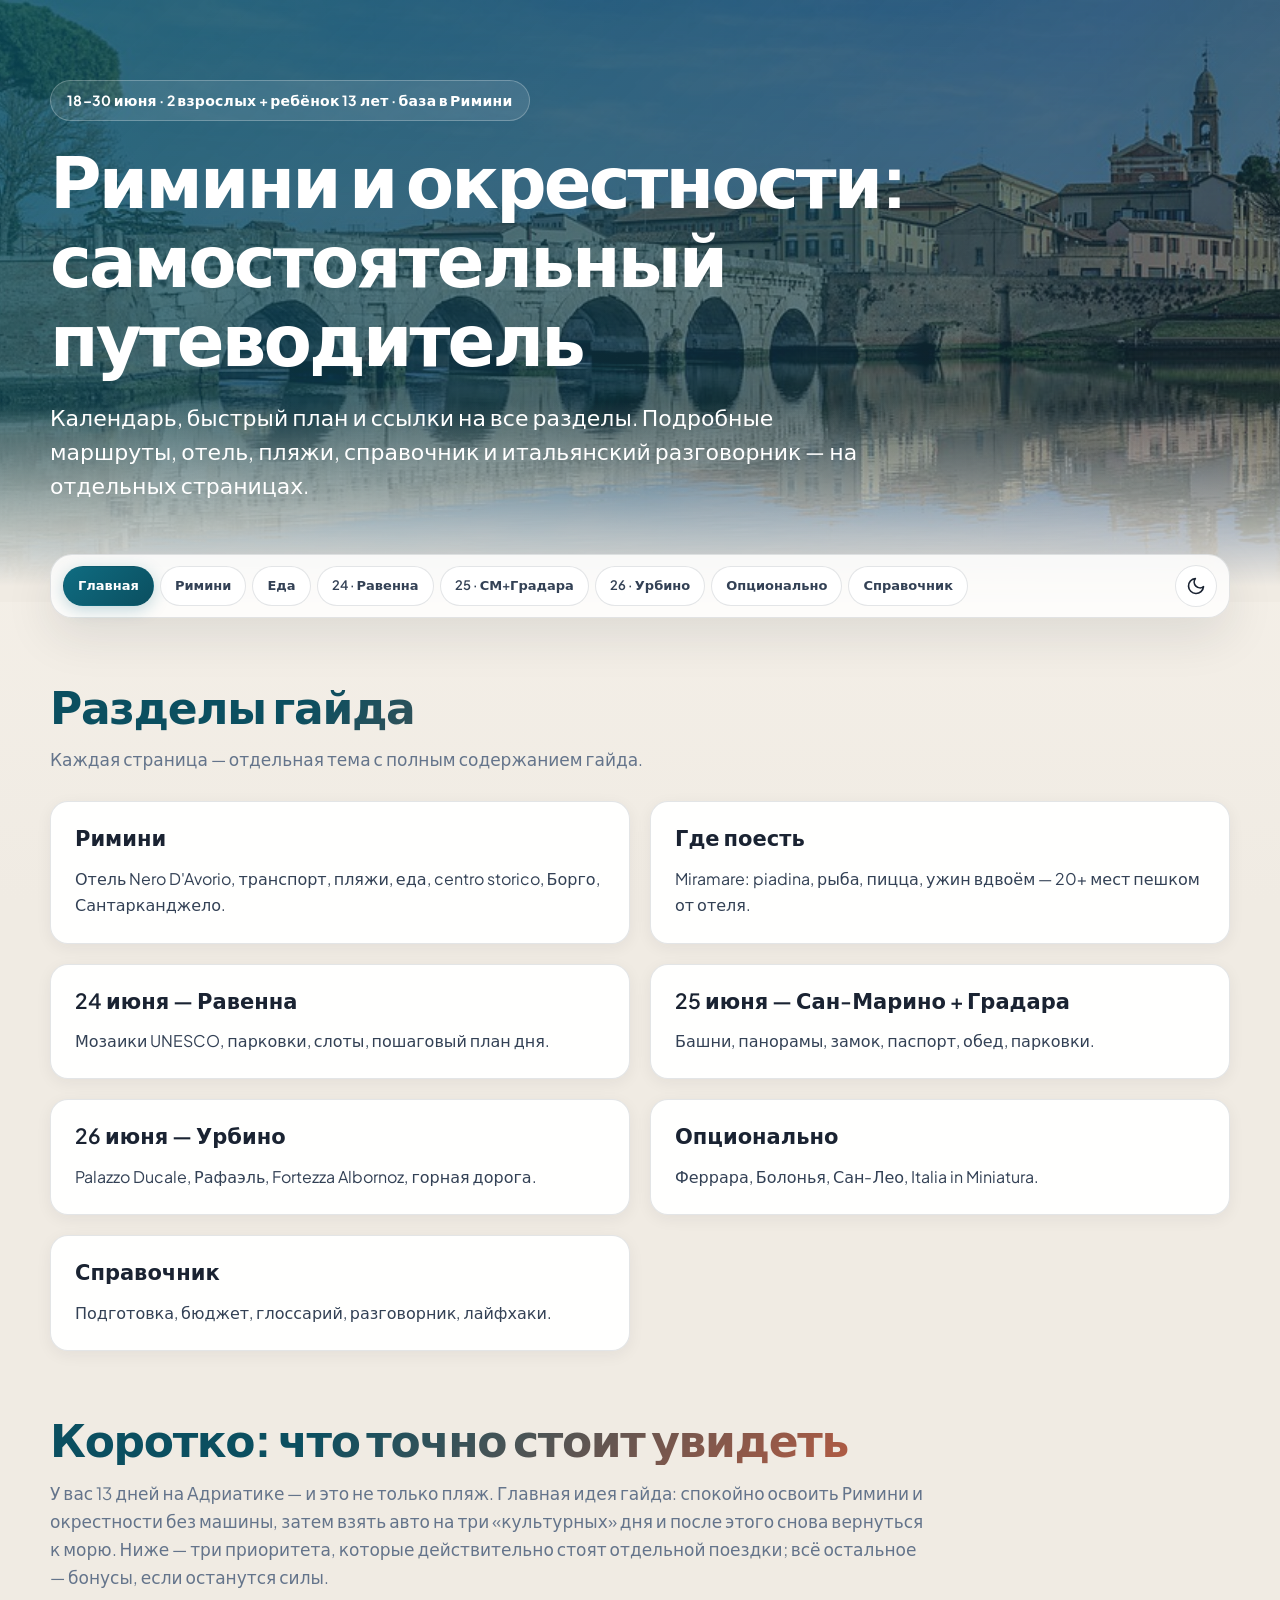
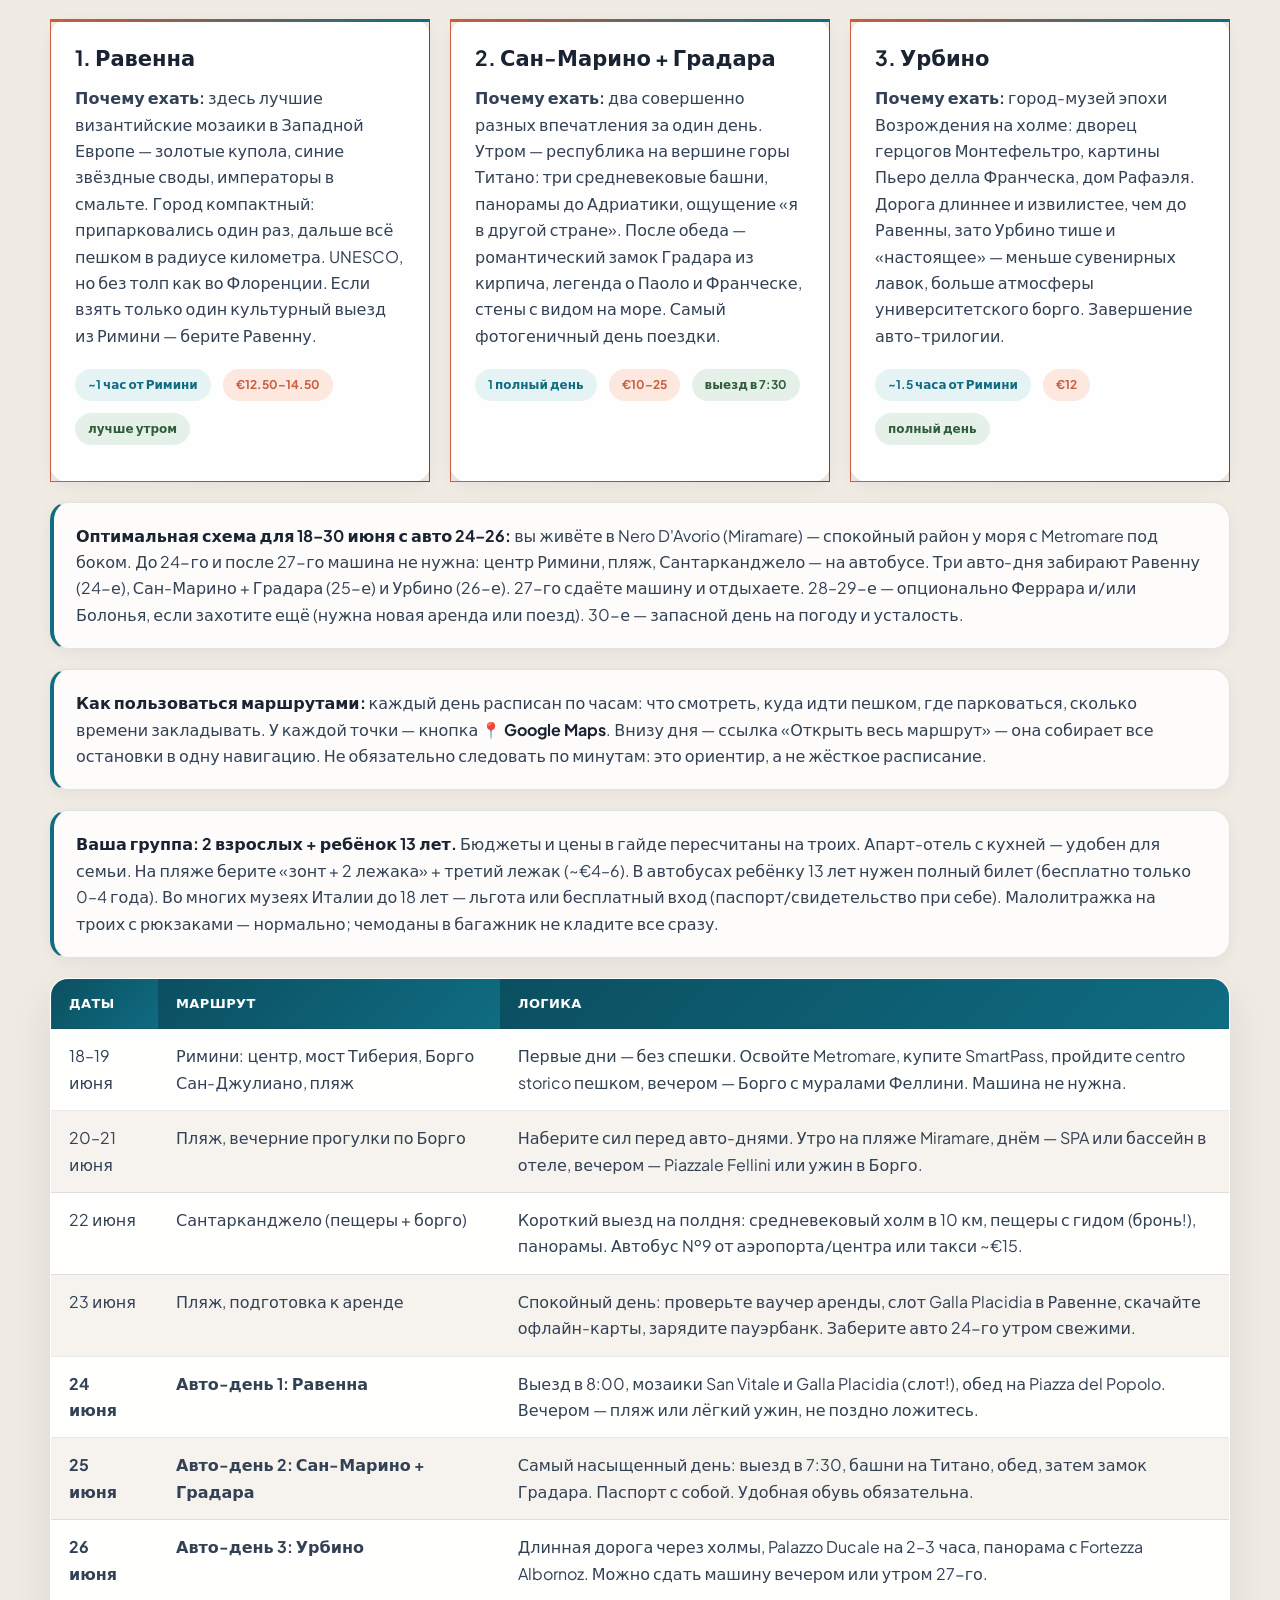
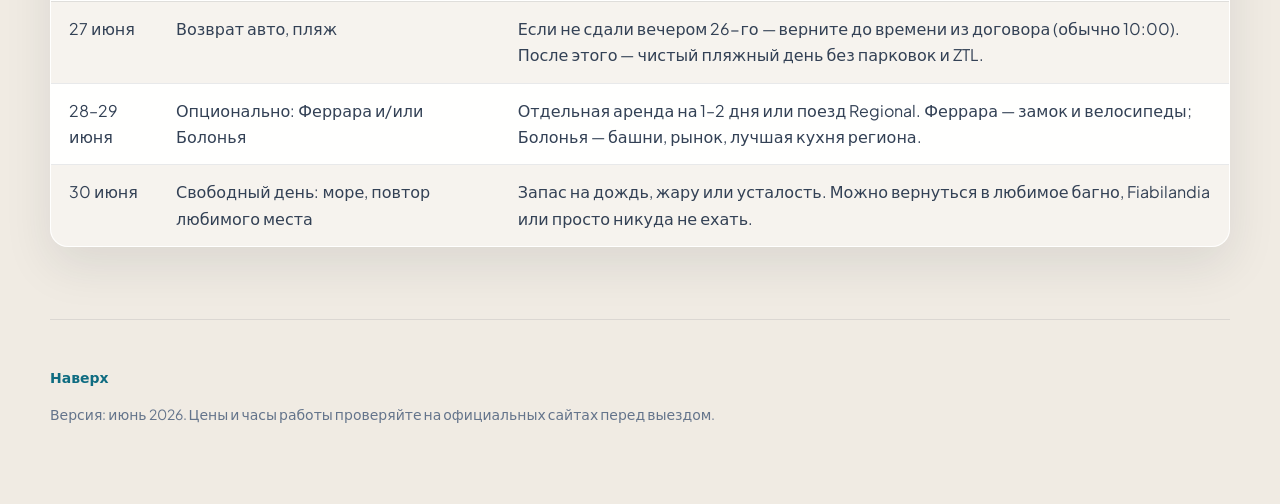
<file: index.html>
<!doctype html>
<html lang="ru">
<head>
  <meta charset="utf-8">
  <meta name="viewport" content="width=device-width, initial-scale=1">
  <title>Римини и окрестности: путеводитель 18–30 июня</title>
  <meta name="description" content="Путеводитель по Римини 18–30 июня: отель, пляжи, транспорт, маршруты, бюджет и разговорник для семьи 2+1.">
  <link rel="stylesheet" href="site.css">
  <script>
    (function(){try{var k='rimini-guide-theme',t=localStorage.getItem(k);if(t)document.documentElement.setAttribute('data-theme',t);else document.documentElement.setAttribute('data-theme',matchMedia('(prefers-color-scheme:light)').matches?'light':'dark')}catch(e){document.documentElement.setAttribute('data-theme','dark')}})();
  </script>
</head>
<body>
  <header class="hero" id="top">
    <img class="hero-photo" src="images/hero-tiberio.jpg" alt="Мост Тиберия в Римини">
    <div class="hero-inner">
      <p class="eyebrow">18–30 июня · 2 взрослых + ребёнок 13 лет · база в Римини</p>
      <h1>Римини и окрестности: самостоятельный путеводитель</h1>
      <p class="subtitle">Календарь, быстрый план и ссылки на все разделы. Подробные маршруты, отель, пляжи, справочник и итальянский разговорник — на отдельных страницах.</p>
    </div>
  </header>
  <main class="page">
    <nav class="topnav" aria-label="Навигация">
      <ul>
        <li><a href="index.html" aria-current="page">Главная</a></li>
        <li><a href="rimini.html">Римини</a></li>
        <li><a href="food.html">Еда</a></li>
        <li><a href="ravenna.html">24 · Равенна</a></li>
        <li><a href="san-marino-gradara.html">25 · СМ+Градара</a></li>
        <li><a href="urbino.html">26 · Урбино</a></li>
        <li><a href="optional.html">Опционально</a></li>
        <li><a href="reference.html">Справочник</a></li>
      </ul>
    </nav>
    <section id="sections">
      <div class="section-title">
        <h2>Разделы гайда</h2>
        <p>Каждая страница — отдельная тема с полным содержанием гайда.</p>
      </div>
      <div class="grid two">
        <article class="card pad"><h3><a href="rimini.html">Римини</a></h3><p>Отель Nero D'Avorio, транспорт, пляжи, еда, centro storico, Борго, Сантарканджело.</p></article>
        <article class="card pad"><h3><a href="food.html">Где поесть</a></h3><p>Miramare: piadina, рыба, пицца, ужин вдвоём — 20+ мест пешком от отеля.</p></article>
        <article class="card pad"><h3><a href="ravenna.html">24 июня — Равенна</a></h3><p>Мозаики UNESCO, парковки, слоты, пошаговый план дня.</p></article>
        <article class="card pad"><h3><a href="san-marino-gradara.html">25 июня — Сан-Марино + Градара</a></h3><p>Башни, панорамы, замок, паспорт, обед, парковки.</p></article>
        <article class="card pad"><h3><a href="urbino.html">26 июня — Урбино</a></h3><p>Palazzo Ducale, Рафаэль, Fortezza Albornoz, горная дорога.</p></article>
        <article class="card pad"><h3><a href="optional.html">Опционально</a></h3><p>Феррара, Болонья, Сан-Лео, Italia in Miniatura.</p></article>
        <article class="card pad"><h3><a href="reference.html">Справочник</a></h3><p>Подготовка, бюджет, глоссарий, разговорник, лайфхаки.</p></article>
      </div>
    </section>
    <section id="quick" class="quick">
<div class="section-title">
        <h2>Коротко: что точно стоит увидеть</h2>
        <p>У вас 13 дней на Адриатике — и это не только пляж. Главная идея гайда: спокойно освоить Римини и окрестности без машины, затем взять авто на три «культурных» дня и после этого снова вернуться к морю. Ниже — три приоритета, которые действительно стоят отдельной поездки; всё остальное — бонусы, если останутся силы.</p>
      </div>

      <div class="grid three">
        <article class="card pad">
          <h3>1. Равенна</h3>
          <p><strong>Почему ехать:</strong> здесь лучшие византийские мозаики в Западной Европе — золотые купола, синие звёздные своды, императоры в смальте. Город компактный: припарковались один раз, дальше всё пешком в радиусе километра. UNESCO, но без толп как во Флоренции. Если взять только один культурный выезд из Римини — берите Равенну.</p>
          <div class="meta">
            <span class="pill">~1 час от Римини</span>
            <span class="pill price">€12.50–14.50</span>
            <span class="pill green">лучше утром</span>
          </div>
        </article>
        <article class="card pad">
          <h3>2. Сан-Марино + Градара</h3>
          <p><strong>Почему ехать:</strong> два совершенно разных впечатления за один день. Утром — республика на вершине горы Титано: три средневековые башни, панорамы до Адриатики, ощущение «я в другой стране». После обеда — романтический замок Градара из кирпича, легенда о Паоло и Франческе, стены с видом на море. Самый фотогеничный день поездки.</p>
          <div class="meta">
            <span class="pill">1 полный день</span>
            <span class="pill price">€10–25</span>
            <span class="pill green">выезд в 7:30</span>
          </div>
        </article>
        <article class="card pad">
          <h3>3. Урбино</h3>
          <p><strong>Почему ехать:</strong> город-музей эпохи Возрождения на холме: дворец герцогов Монтефельтро, картины Пьеро делла Франческа, дом Рафаэля. Дорога длиннее и извилистее, чем до Равенны, зато Урбино тише и «настоящее» — меньше сувенирных лавок, больше атмосферы университетского борго. Завершение авто-трилогии.</p>
          <div class="meta">
            <span class="pill">~1.5 часа от Римини</span>
            <span class="pill price">€12</span>
            <span class="pill green">полный день</span>
          </div>
        </article>
      </div>

      <div class="note">
        <strong>Оптимальная схема для 18–30 июня с авто 24–26:</strong> вы живёте в Nero D'Avorio (Miramare) — спокойный район у моря с Metromare под боком. До 24-го и после 27-го машина не нужна: центр Римини, пляж, Сантарканджело — на автобусе. Три авто-дня забирают Равенну (24-е), Сан-Марино + Градара (25-е) и Урбино (26-е). 27-го сдаёте машину и отдыхаете. 28–29-е — опционально Феррара и/или Болонья, если захотите ещё (нужна новая аренда или поезд). 30-е — запасной день на погоду и усталость.
      </div>
      <div class="note">
        <strong>Как пользоваться маршрутами:</strong> каждый день расписан по часам: что смотреть, куда идти пешком, где парковаться, сколько времени закладывать. У каждой точки — кнопка <strong>📍 Google Maps</strong>. Внизу дня — ссылка «Открыть весь маршрут» — она собирает все остановки в одну навигацию. Не обязательно следовать по минутам: это ориентир, а не жёсткое расписание.
      </div>
      <div class="note">
        <strong>Ваша группа: 2 взрослых + ребёнок 13 лет.</strong> Бюджеты и цены в гайде пересчитаны на троих. Апарт-отель с кухней — удобен для семьи. На пляже берите «зонт + 2 лежака» + третий лежак (~€4–6). В автобусах ребёнку 13 лет нужен полный билет (бесплатно только 0–4 года). Во многих музеях Италии до 18 лет — льгота или бесплатный вход (паспорт/свидетельство при себе). Малолитражка на троих с рюкзаками — нормально; чемоданы в багажник не кладите все сразу.
      </div>

      <table aria-label="Рекомендуемый календарь">
        <thead>
          <tr>
            <th>Даты</th>
            <th>Маршрут</th>
            <th>Логика</th>
          </tr>
        </thead>
        <tbody>
          <tr>
            <td>18–19 июня</td>
            <td>Римини: центр, мост Тиберия, Борго Сан-Джулиано, пляж</td>
            <td>Первые дни — без спешки. Освойте Metromare, купите SmartPass, пройдите centro storico пешком, вечером — Борго с муралами Феллини. Машина не нужна.</td>
          </tr>
          <tr>
            <td>20–21 июня</td>
            <td>Пляж, вечерние прогулки по Борго</td>
            <td>Наберите сил перед авто-днями. Утро на пляже Miramare, днём — SPA или бассейн в отеле, вечером — Piazzale Fellini или ужин в Борго.</td>
          </tr>
          <tr>
            <td>22 июня</td>
            <td>Сантарканджело (пещеры + борго)</td>
            <td>Короткий выезд на полдня: средневековый холм в 10 км, пещеры с гидом (бронь!), панорамы. Автобус №9 от аэропорта/центра или такси ~€15.</td>
          </tr>
          <tr>
            <td>23 июня</td>
            <td>Пляж, подготовка к аренде</td>
            <td>Спокойный день: проверьте ваучер аренды, слот Galla Placidia в Равенне, скачайте офлайн-карты, зарядите пауэрбанк. Заберите авто 24-го утром свежими.</td>
          </tr>
          <tr>
            <td><strong>24 июня</strong></td>
            <td><strong>Авто-день 1: Равенна</strong></td>
            <td>Выезд в 8:00, мозаики San Vitale и Galla Placidia (слот!), обед на Piazza del Popolo. Вечером — пляж или лёгкий ужин, не поздно ложитесь.</td>
          </tr>
          <tr>
            <td><strong>25 июня</strong></td>
            <td><strong>Авто-день 2: Сан-Марино + Градара</strong></td>
            <td>Самый насыщенный день: выезд в 7:30, башни на Титано, обед, затем замок Градара. Паспорт с собой. Удобная обувь обязательна.</td>
          </tr>
          <tr>
            <td><strong>26 июня</strong></td>
            <td><strong>Авто-день 3: Урбино</strong></td>
            <td>Длинная дорога через холмы, Palazzo Ducale на 2–3 часа, панорама с Fortezza Albornoz. Можно сдать машину вечером или утром 27-го.</td>
          </tr>
          <tr>
            <td>27 июня</td>
            <td>Возврат авто, пляж</td>
            <td>Если не сдали вечером 26-го — верните до времени из договора (обычно 10:00). После этого — чистый пляжный день без парковок и ZTL.</td>
          </tr>
          <tr>
            <td>28–29 июня</td>
            <td>Опционально: Феррара и/или Болонья</td>
            <td>Отдельная аренда на 1–2 дня или поезд Regional. Феррара — замок и велосипеды; Болонья — башни, рынок, лучшая кухня региона.</td>
          </tr>
          <tr>
            <td>30 июня</td>
            <td>Свободный день: море, повтор любимого места</td>
            <td>Запас на дождь, жару или усталость. Можно вернуться в любимое багно, Fiabilandia или просто никуда не ехать.</td>
          </tr>
        </tbody>
      </table>
    </section>
    <footer>
      <p><a href="#top">Наверх</a></p>
      <p>Версия: июнь 2026. Цены и часы работы проверяйте на официальных сайтах перед выездом.</p>
    </footer>
  </main>
  <script src="site.js" defer></script>
</body>
</html>
</file>
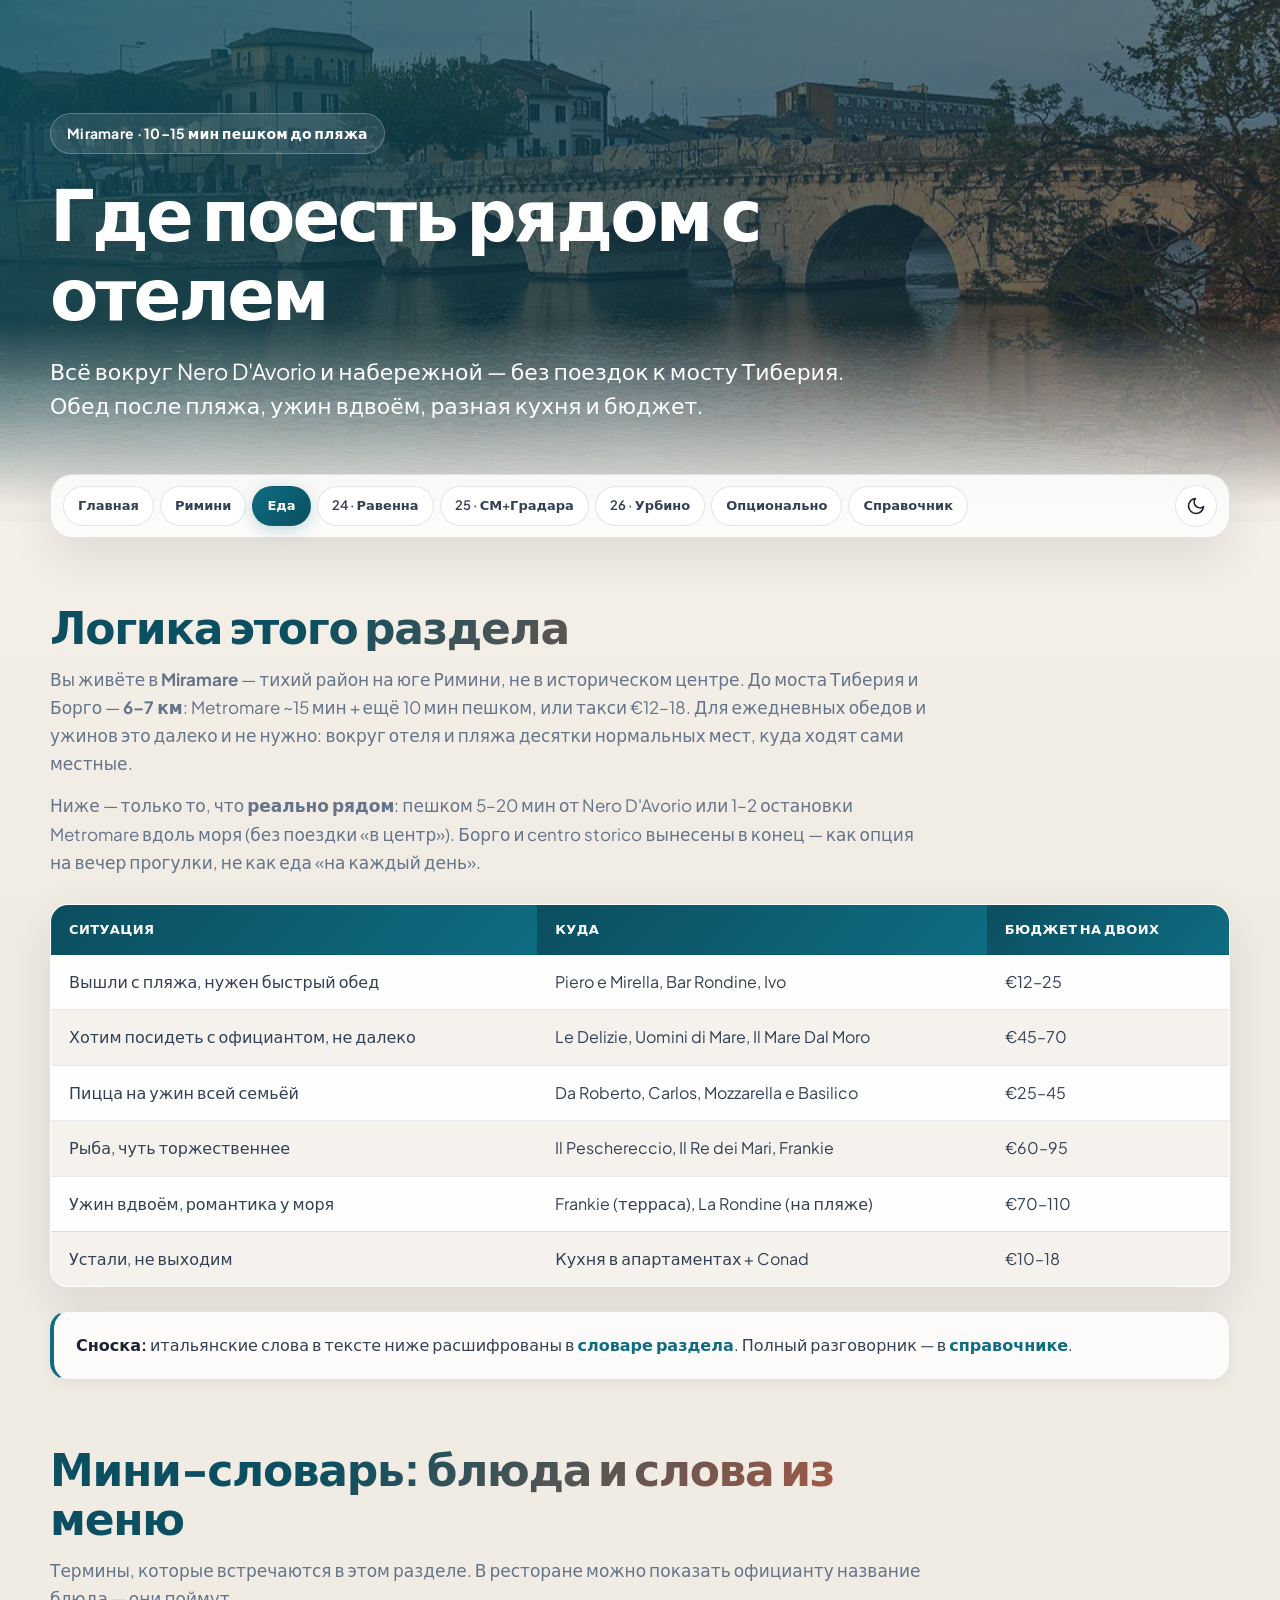
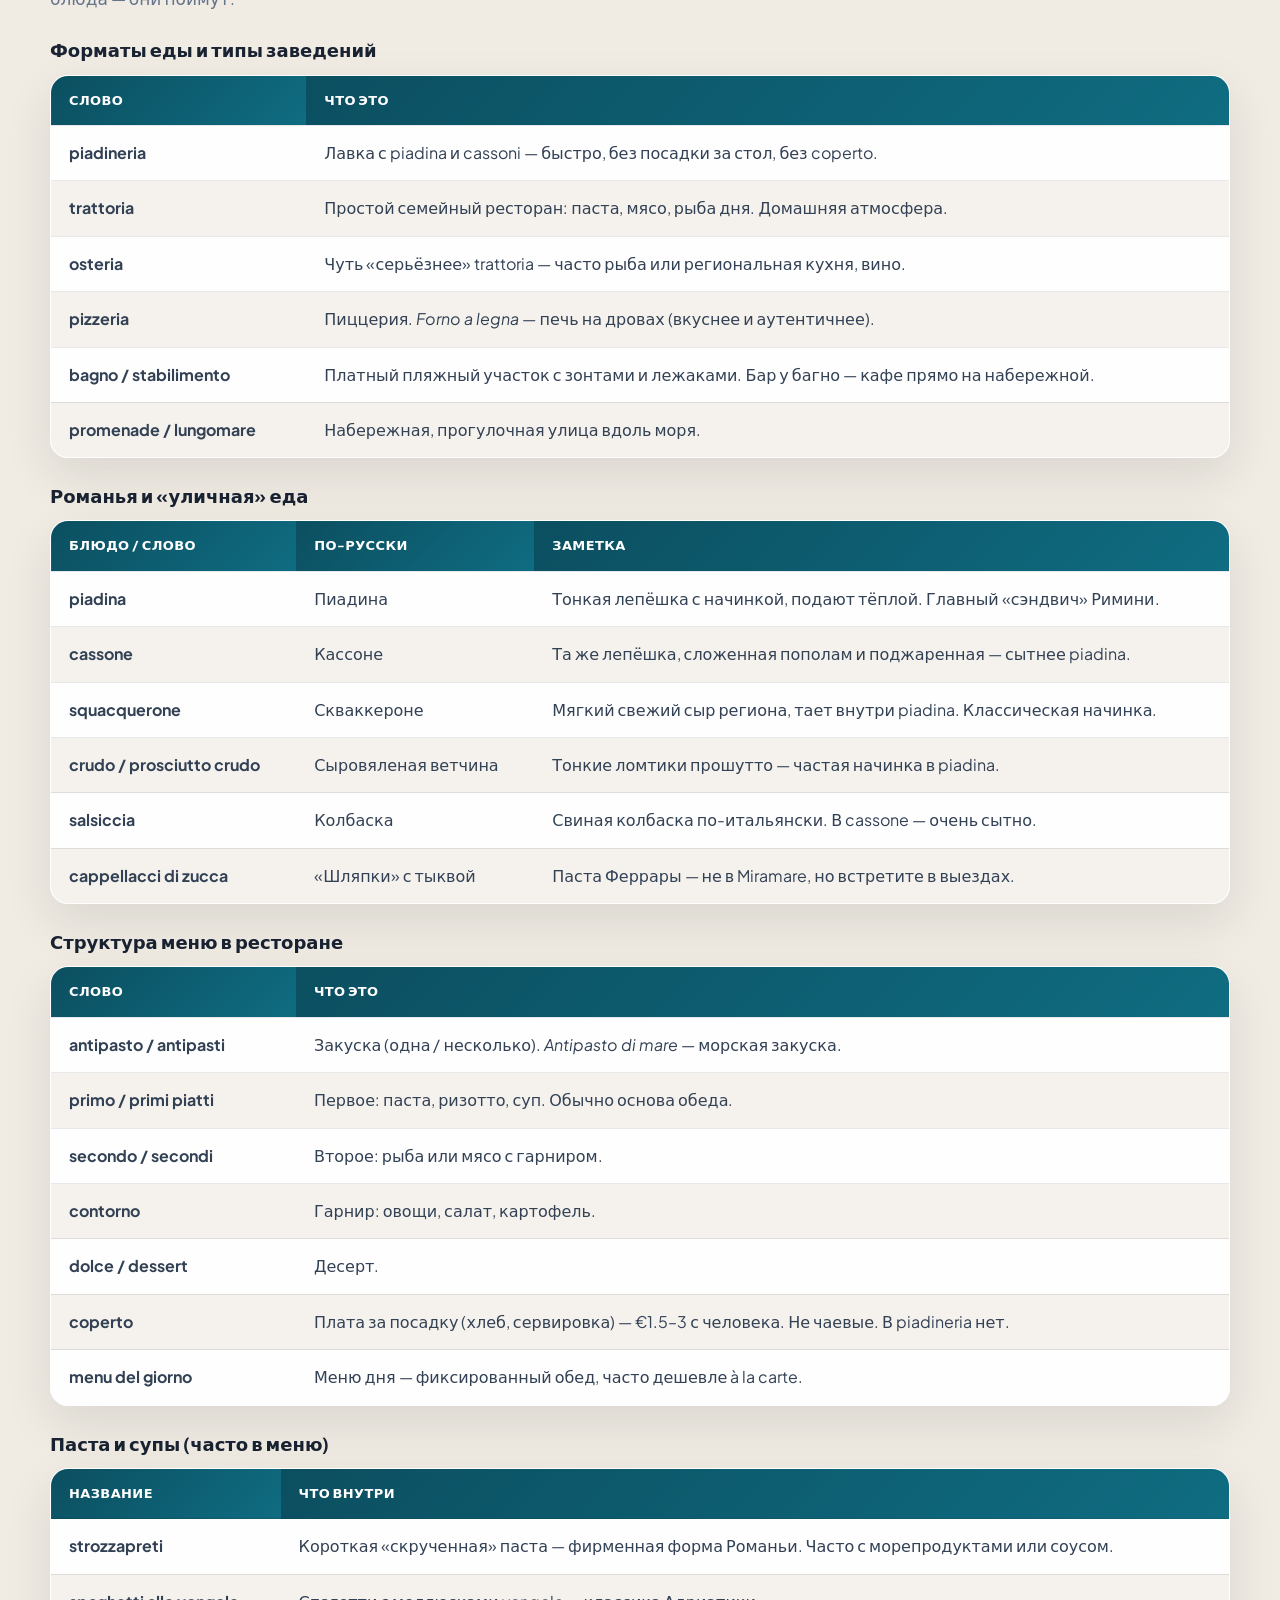
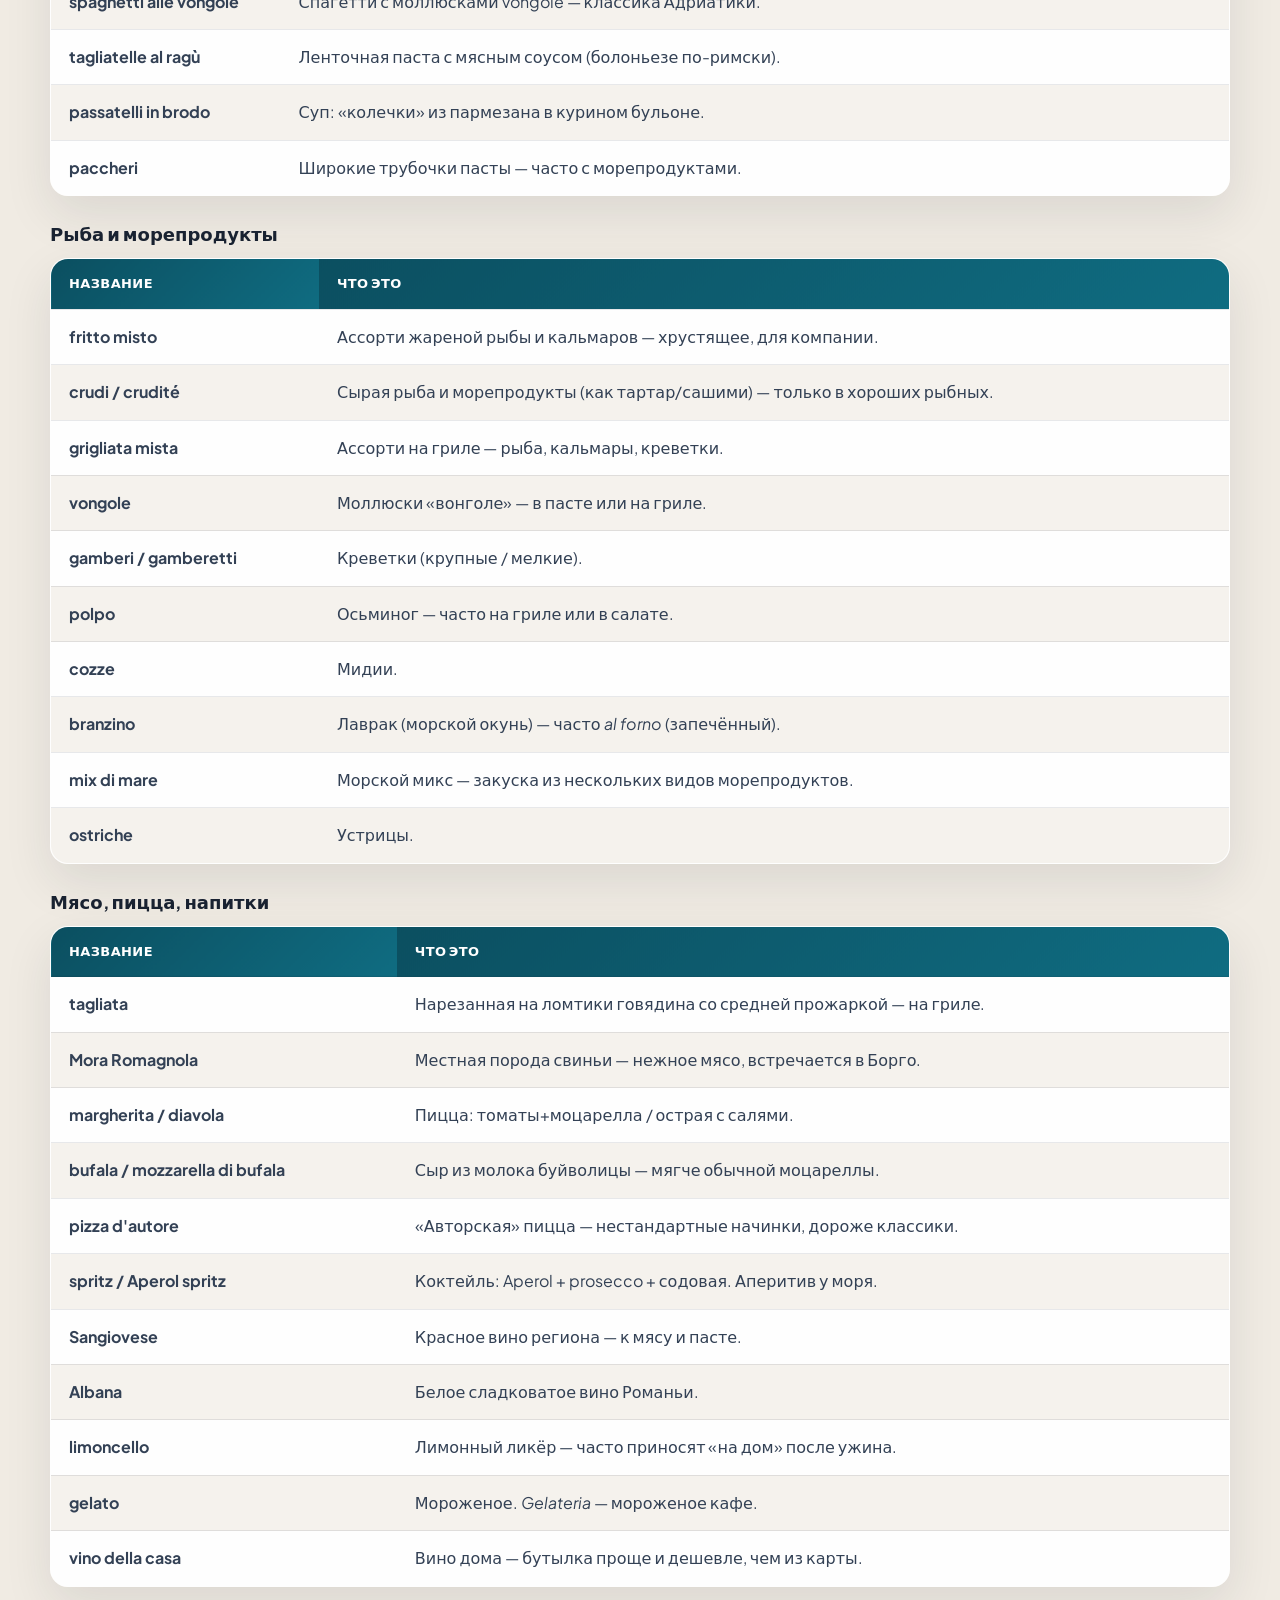
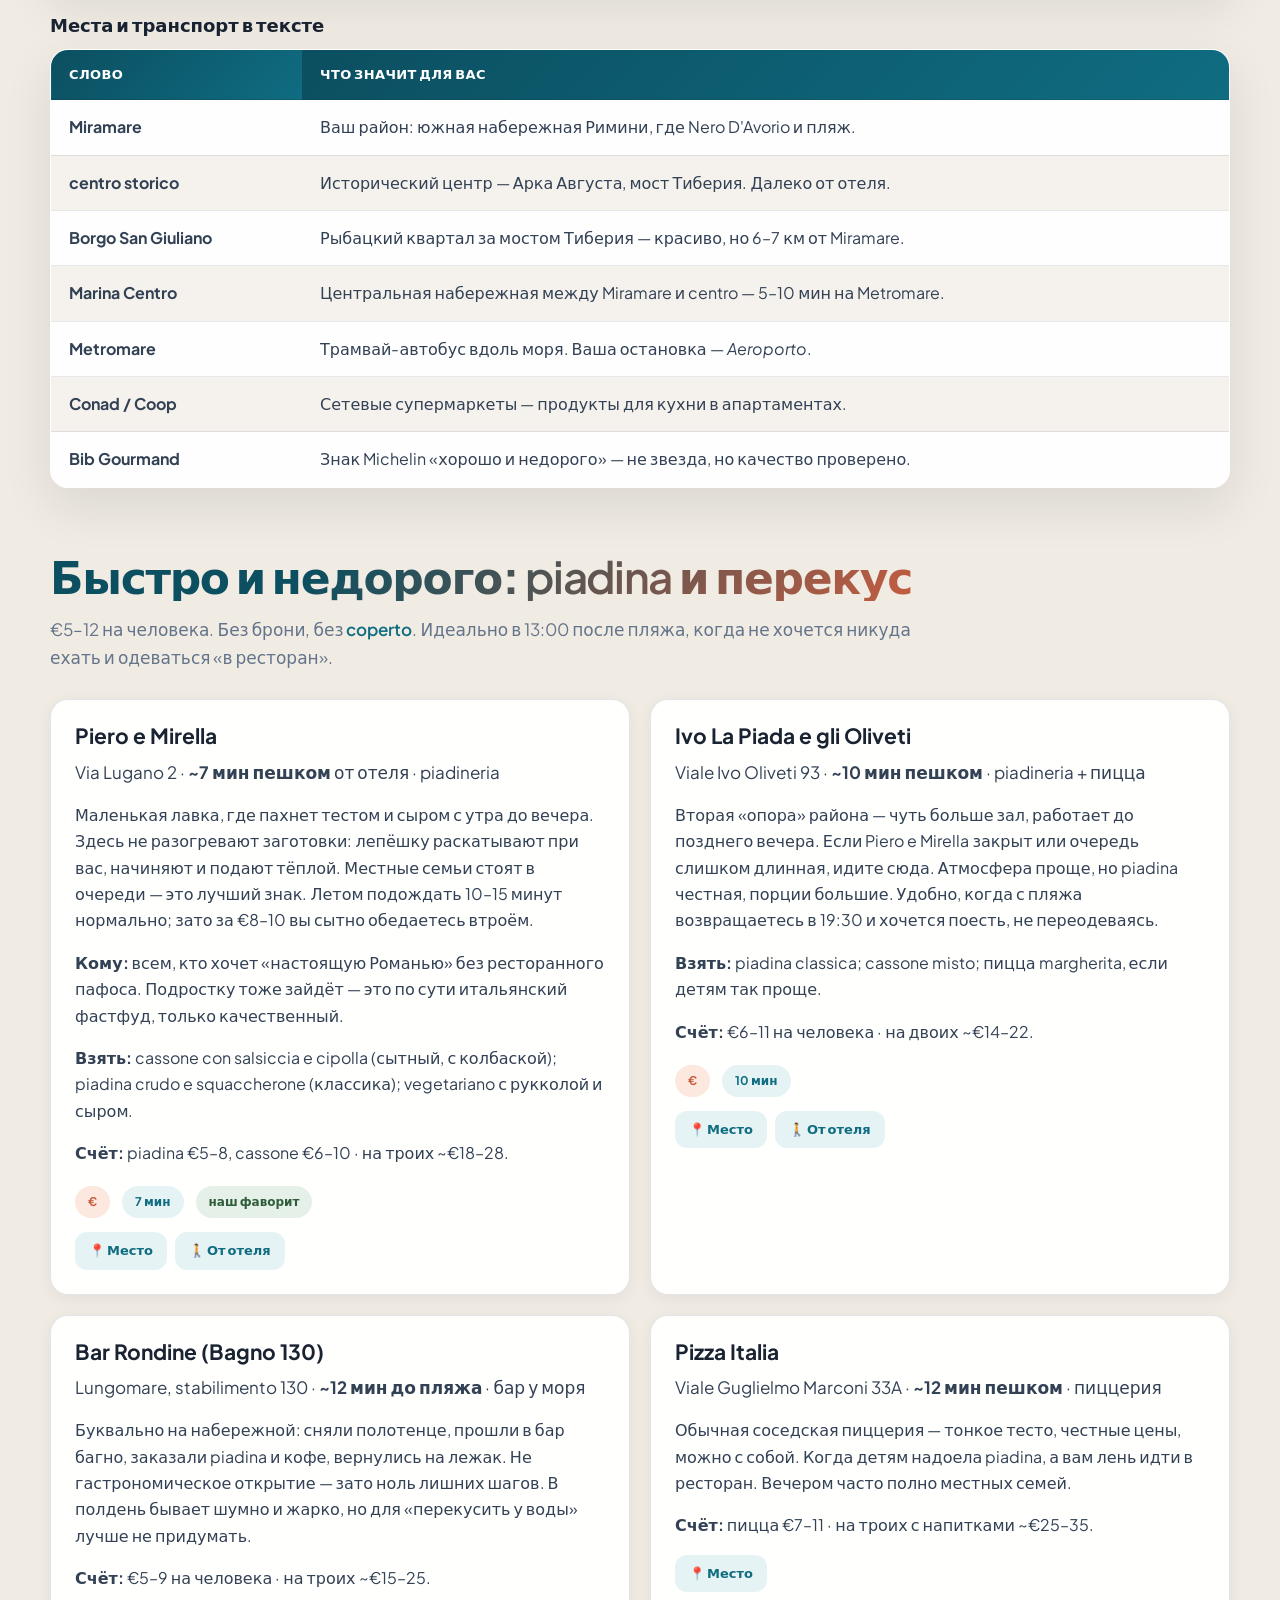
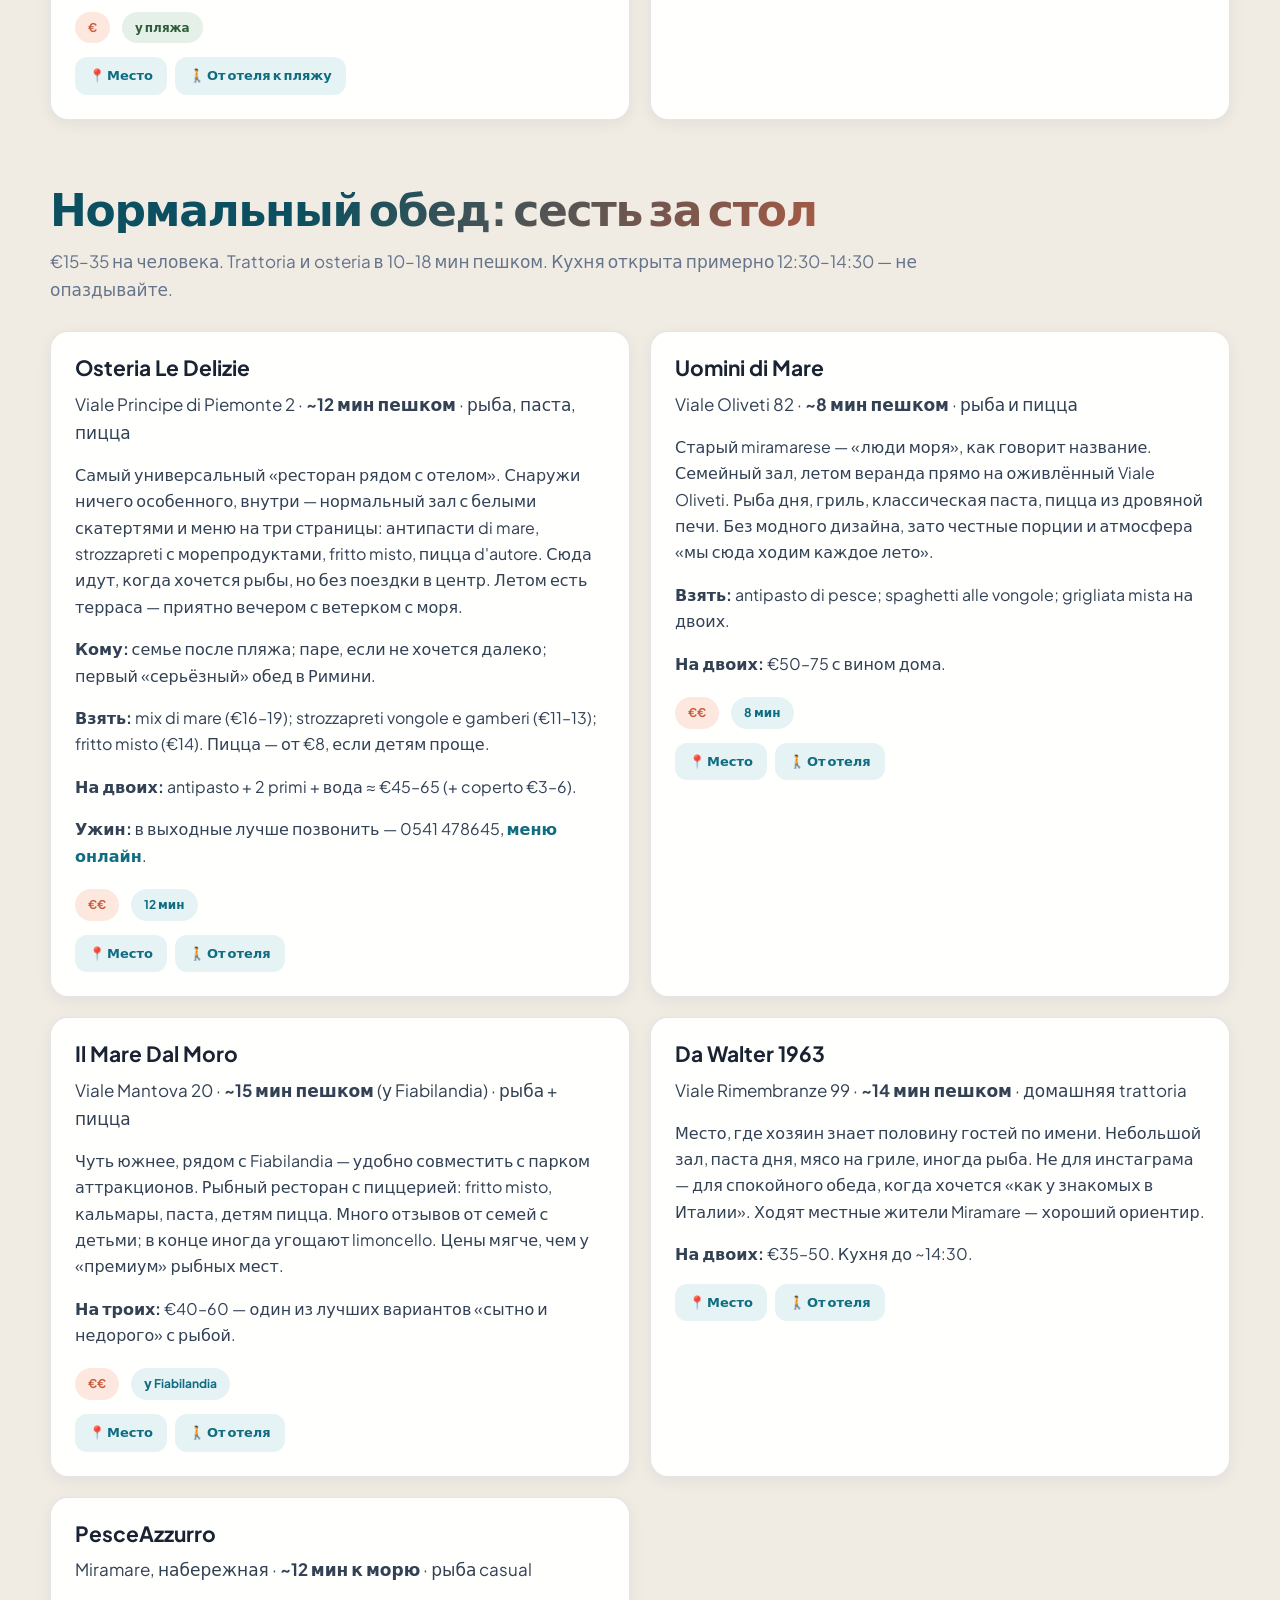
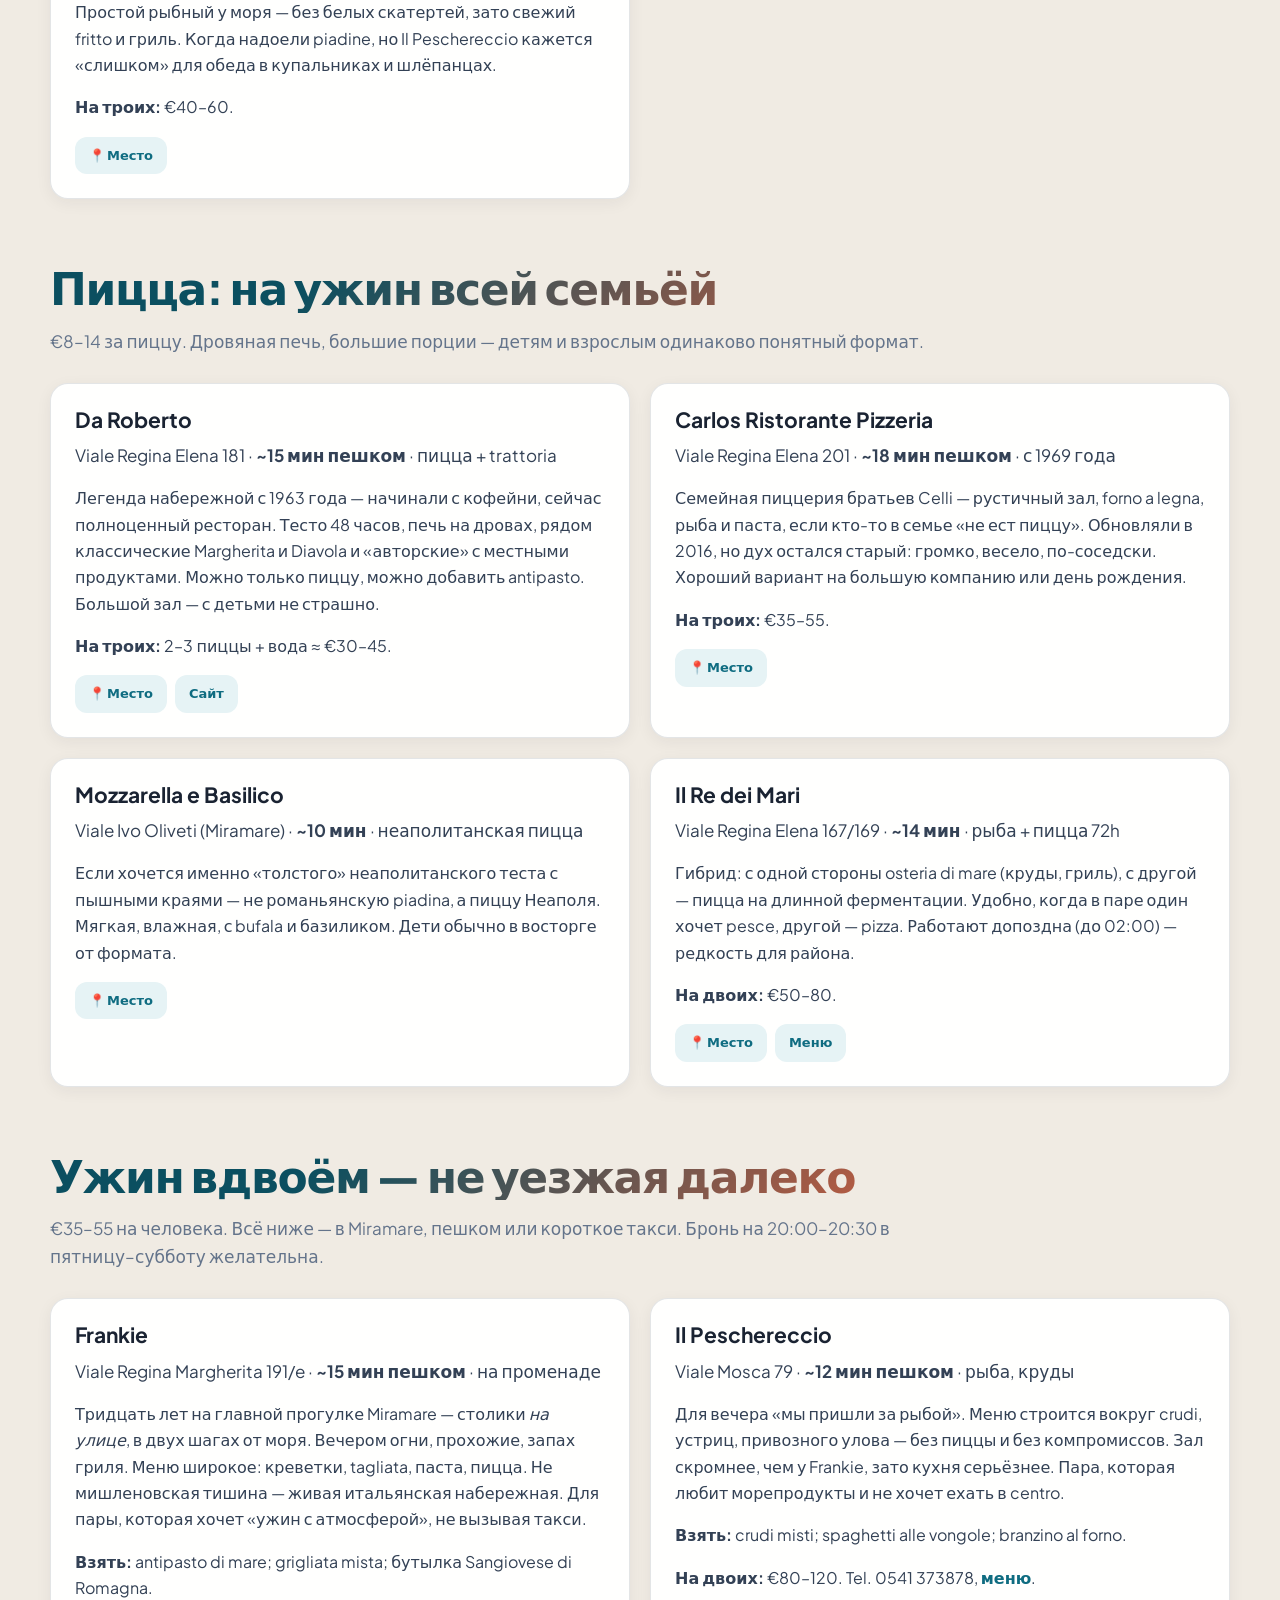
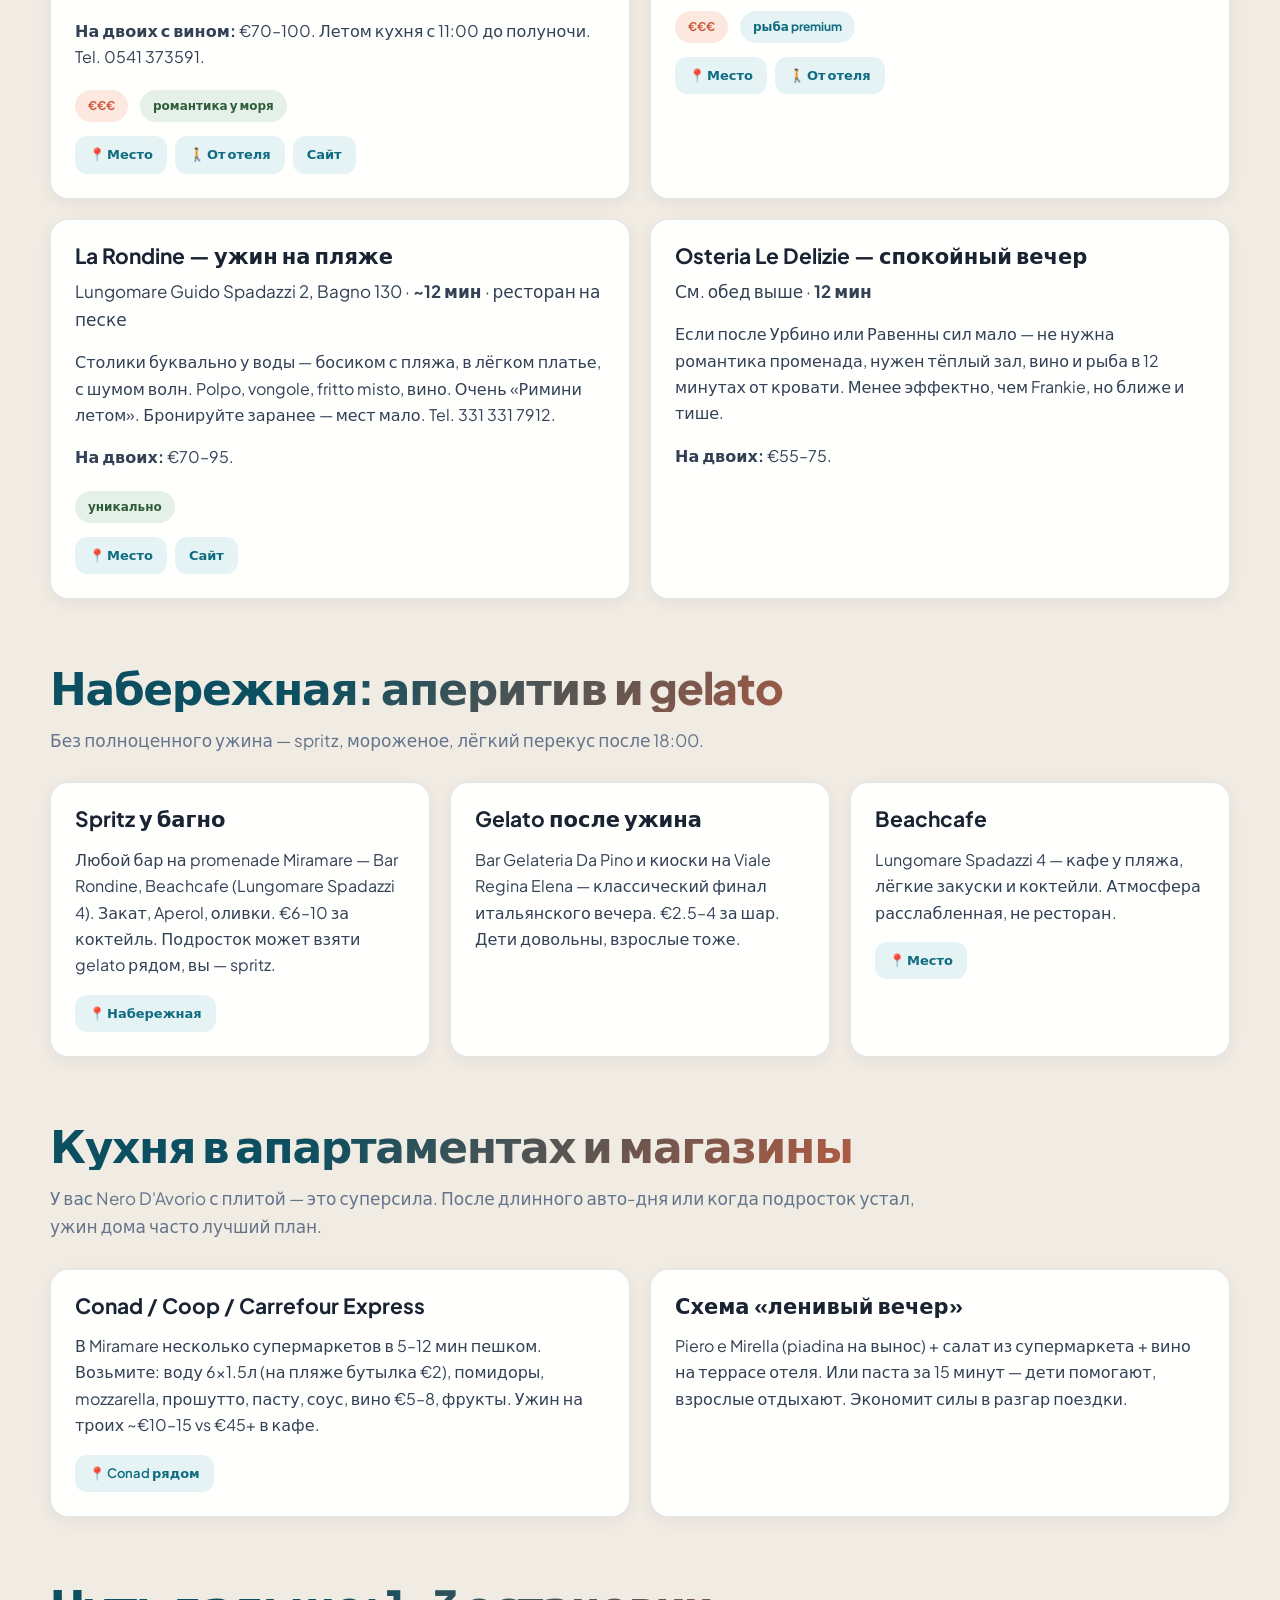
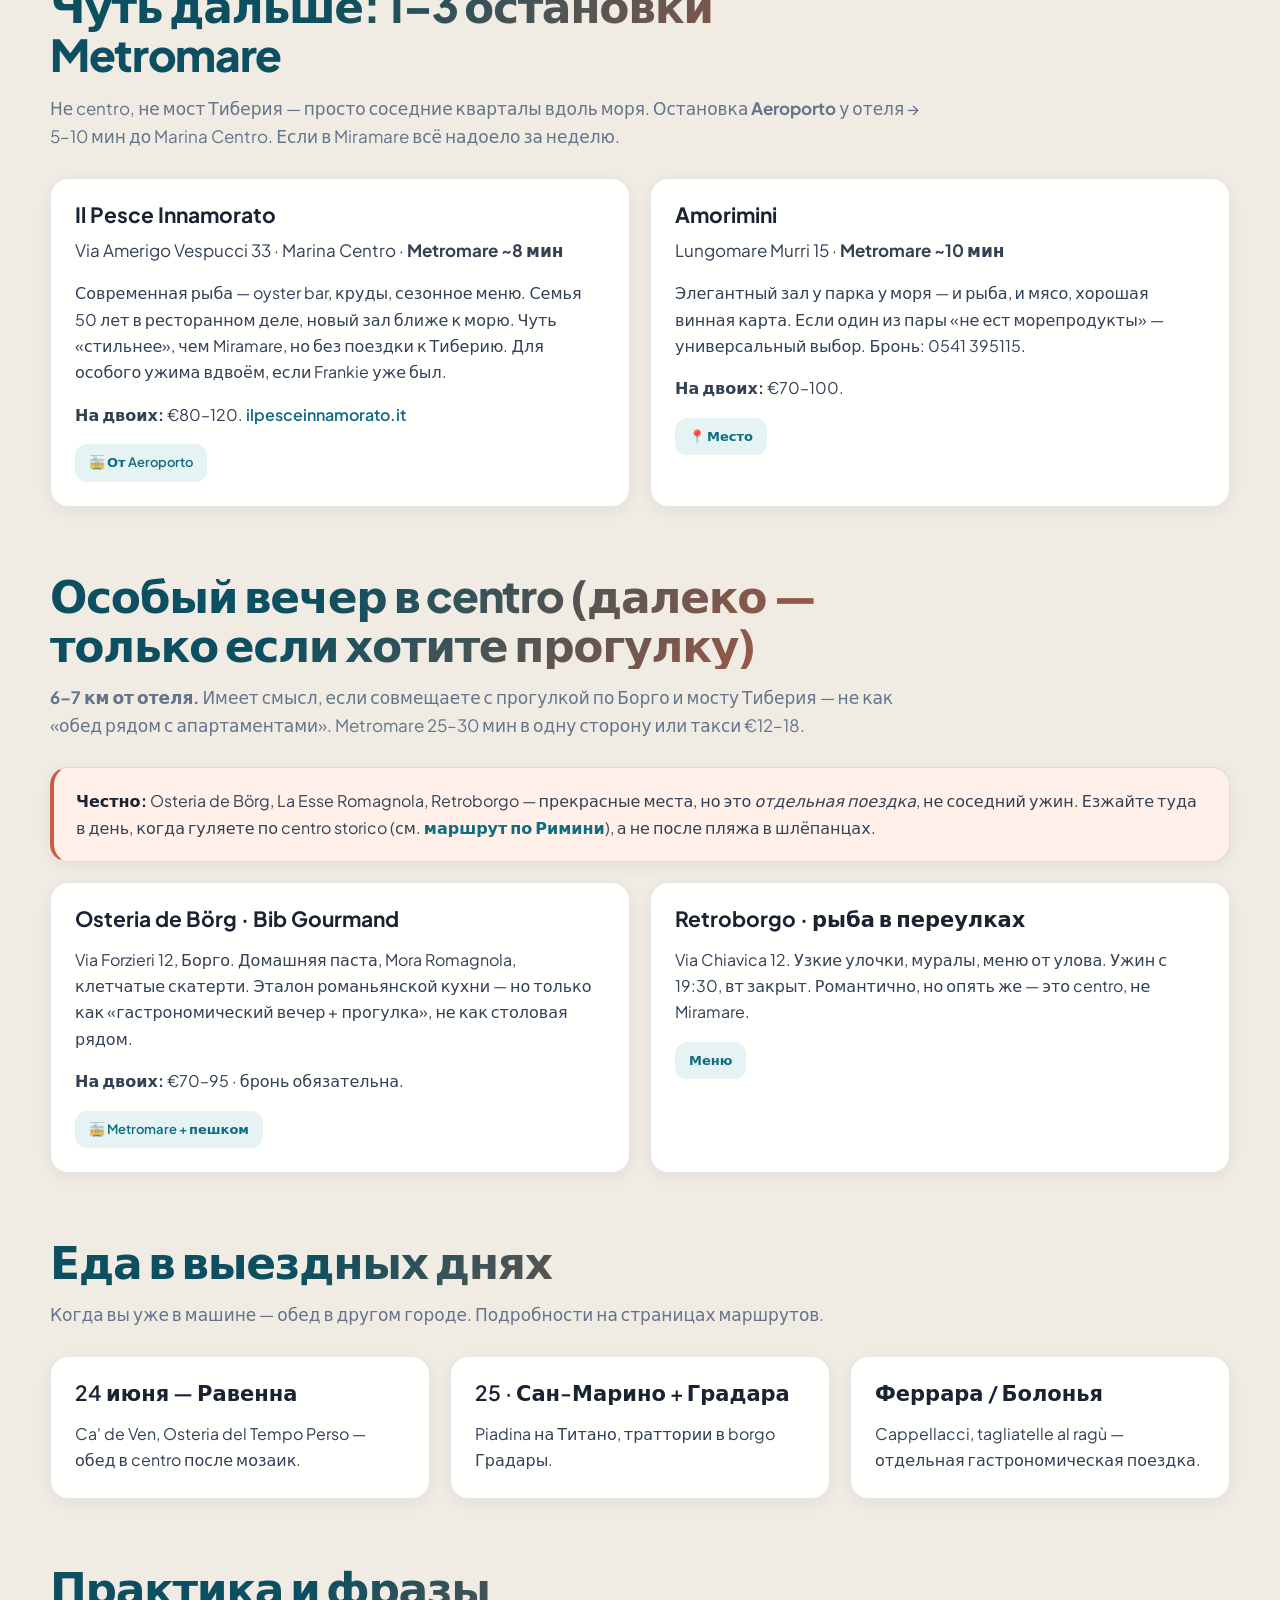
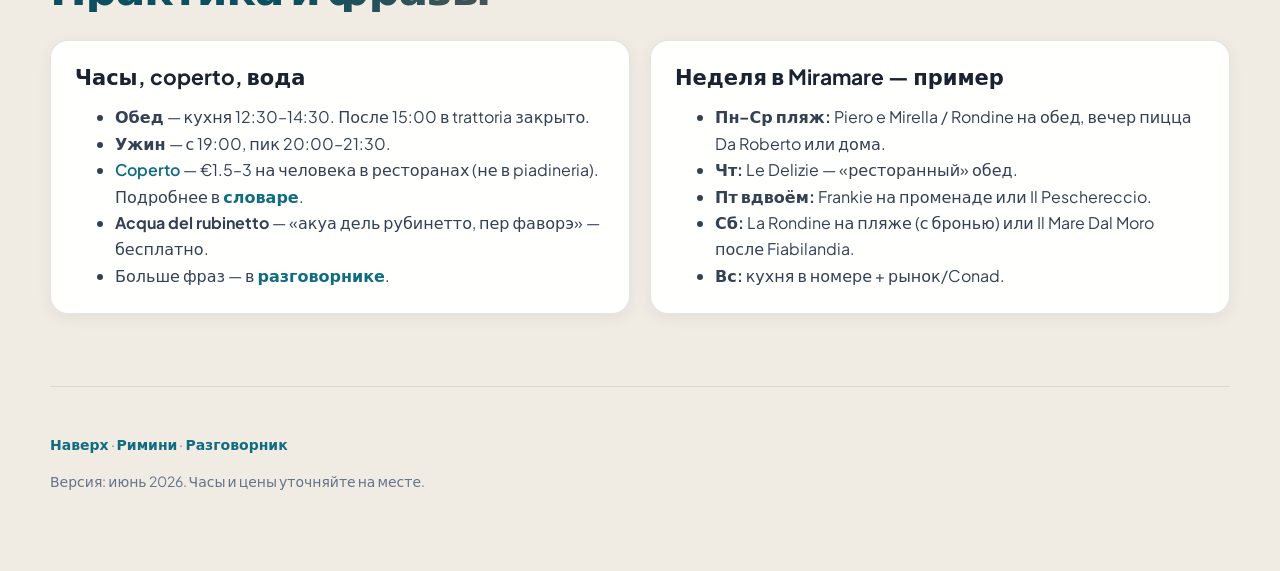
<file: food.html>
<!doctype html>
<html lang="ru">
<head>
  <meta charset="utf-8">
  <meta name="viewport" content="width=device-width, initial-scale=1">
  <title>Где поесть в Римини: Miramare и пляж</title>
  <meta name="description" content="Рестораны и кафе рядом с Nero D'Avorio: обеды и ужины пешком от апартаментов, разный бюджет, рыба, пицца, piadina.">
  <link rel="stylesheet" href="site.css">
  <script>
    (function(){try{var k='rimini-guide-theme',t=localStorage.getItem(k);if(t)document.documentElement.setAttribute('data-theme',t);else document.documentElement.setAttribute('data-theme',matchMedia('(prefers-color-scheme:light)').matches?'light':'dark')}catch(e){document.documentElement.setAttribute('data-theme','dark')}})();
  </script>
</head>
<body>
  <header class="hero" id="top">
    <img class="hero-photo" src="images/borgo-san-giuliano.jpg" alt="Вечер у моря в Римини">
    <div class="hero-inner">
      <p class="eyebrow">Miramare · 10–15 мин пешком до пляжа</p>
      <h1>Где поесть рядом с отелем</h1>
      <p class="subtitle">Всё вокруг Nero D'Avorio и набережной — без поездок к мосту Тиберия. Обед после пляжа, ужин вдвоём, разная кухня и бюджет.</p>
    </div>
  </header>
  <main class="page">
    <nav class="topnav" aria-label="Навигация">
      <ul>
        <li><a href="index.html">Главная</a></li>
        <li><a href="rimini.html">Римини</a></li>
        <li><a href="food.html" aria-current="page">Еда</a></li>
        <li><a href="ravenna.html">24 · Равенна</a></li>
        <li><a href="san-marino-gradara.html">25 · СМ+Градара</a></li>
        <li><a href="urbino.html">26 · Урбино</a></li>
        <li><a href="optional.html">Опционально</a></li>
        <li><a href="reference.html">Справочник</a></li>
      </ul>
    </nav>

    <section id="food-guide">
      <div class="section-title">
        <h2>Логика этого раздела</h2>
        <p>Вы живёте в <strong>Miramare</strong> — тихий район на юге Римини, не в историческом центре. До моста Тиберия и Борго — <strong>6–7 км</strong>: Metromare ~15 мин + ещё 10 мин пешком, или такси €12–18. Для ежедневных обедов и ужинов это далеко и не нужно: вокруг отеля и пляжа десятки нормальных мест, куда ходят сами местные.</p>
        <p>Ниже — только то, что <strong>реально рядом</strong>: пешком 5–20 мин от Nero D'Avorio или 1–2 остановки Metromare вдоль моря (без поездки «в центр»). Борго и centro storico вынесены в конец — как опция на вечер прогулки, не как еда «на каждый день».</p>
      </div>

      <table aria-label="Быстрый выбор по ситуации">
        <thead>
          <tr><th>Ситуация</th><th>Куда</th><th>Бюджет на двоих</th></tr>
        </thead>
        <tbody>
          <tr><td>Вышли с пляжа, нужен быстрый обед</td><td>Piero e Mirella, Bar Rondine, Ivo</td><td>€12–25</td></tr>
          <tr><td>Хотим посидеть с официантом, не далеко</td><td>Le Delizie, Uomini di Mare, Il Mare Dal Moro</td><td>€45–70</td></tr>
          <tr><td>Пицца на ужин всей семьёй</td><td>Da Roberto, Carlos, Mozzarella e Basilico</td><td>€25–45</td></tr>
          <tr><td>Рыба, чуть торжественнее</td><td>Il Peschereccio, Il Re dei Mari, Frankie</td><td>€60–95</td></tr>
          <tr><td>Ужин вдвоём, романтика у моря</td><td>Frankie (терраса), La Rondine (на пляже)</td><td>€70–110</td></tr>
          <tr><td>Устали, не выходим</td><td>Кухня в апартаментах + Conad</td><td>€10–18</td></tr>
        </tbody>
      </table>

      <div class="note" style="margin-top:24px">
        <strong>Сноска:</strong> итальянские слова в тексте ниже расшифрованы в <a href="#food-glossary">словаре раздела</a>. Полный разговорник — в <a href="reference.html#glossary">справочнике</a>.
      </div>
    </section>

    <section id="food-glossary">
      <div class="section-title">
        <h2>Мини-словарь: блюда и слова из меню</h2>
        <p>Термины, которые встречаются в этом разделе. В ресторане можно показать официанту название блюда — они поймут.</p>
      </div>

      <h3 style="margin:0 0 14px;color:var(--ink);font-size:18px">Форматы еды и типы заведений</h3>
      <table aria-label="Типы заведений">
        <thead>
          <tr><th>Слово</th><th>Что это</th></tr>
        </thead>
        <tbody>
          <tr><td><strong>piadineria</strong></td><td>Лавка с piadina и cassoni — быстро, без посадки за стол, без coperto.</td></tr>
          <tr><td><strong>trattoria</strong></td><td>Простой семейный ресторан: паста, мясо, рыба дня. Домашняя атмосфера.</td></tr>
          <tr><td><strong>osteria</strong></td><td>Чуть «серьёзнее» trattoria — часто рыба или региональная кухня, вино.</td></tr>
          <tr><td><strong>pizzeria</strong></td><td>Пиццерия. <em>Forno a legna</em> — печь на дровах (вкуснее и аутентичнее).</td></tr>
          <tr><td><strong>bagno / stabilimento</strong></td><td>Платный пляжный участок с зонтами и лежаками. Бар у багно — кафе прямо на набережной.</td></tr>
          <tr><td><strong>promenade / lungomare</strong></td><td>Набережная, прогулочная улица вдоль моря.</td></tr>
        </tbody>
      </table>

      <h3 style="margin:28px 0 14px;color:var(--ink);font-size:18px">Романья и «уличная» еда</h3>
      <table aria-label="Романьянская еда">
        <thead>
          <tr><th>Блюдо / слово</th><th>По-русски</th><th>Заметка</th></tr>
        </thead>
        <tbody>
          <tr><td><strong>piadina</strong></td><td>Пиадина</td><td>Тонкая лепёшка с начинкой, подают тёплой. Главный «сэндвич» Римини.</td></tr>
          <tr><td><strong>cassone</strong></td><td>Кассоне</td><td>Та же лепёшка, сложенная пополам и поджаренная — сытнее piadina.</td></tr>
          <tr><td><strong>squacquerone</strong></td><td>Скваккероне</td><td>Мягкий свежий сыр региона, тает внутри piadina. Классическая начинка.</td></tr>
          <tr><td><strong>crudo / prosciutto crudo</strong></td><td>Сыровяленая ветчина</td><td>Тонкие ломтики прошутто — частая начинка в piadina.</td></tr>
          <tr><td><strong>salsiccia</strong></td><td>Колбаска</td><td>Свиная колбаска по-итальянски. В cassone — очень сытно.</td></tr>
          <tr><td><strong>cappellacci di zucca</strong></td><td>«Шляпки» с тыквой</td><td>Паста Феррары — не в Miramare, но встретите в выездах.</td></tr>
        </tbody>
      </table>

      <h3 style="margin:28px 0 14px;color:var(--ink);font-size:18px">Структура меню в ресторане</h3>
      <table aria-label="Структура итальянского меню">
        <thead>
          <tr><th>Слово</th><th>Что это</th></tr>
        </thead>
        <tbody>
          <tr><td><strong>antipasto / antipasti</strong></td><td>Закуска (одна / несколько). <em>Antipasto di mare</em> — морская закуска.</td></tr>
          <tr><td><strong>primo / primi piatti</strong></td><td>Первое: паста, ризотто, суп. Обычно основа обеда.</td></tr>
          <tr><td><strong>secondo / secondi</strong></td><td>Второе: рыба или мясо с гарниром.</td></tr>
          <tr><td><strong>contorno</strong></td><td>Гарнир: овощи, салат, картофель.</td></tr>
          <tr><td><strong>dolce / dessert</strong></td><td>Десерт.</td></tr>
          <tr><td><strong>coperto</strong></td><td>Плата за посадку (хлеб, сервировка) — €1.5–3 с человека. Не чаевые. В piadineria нет.</td></tr>
          <tr><td><strong>menu del giorno</strong></td><td>Меню дня — фиксированный обед, часто дешевле à la carte.</td></tr>
        </tbody>
      </table>

      <h3 style="margin:28px 0 14px;color:var(--ink);font-size:18px">Паста и супы (часто в меню)</h3>
      <table aria-label="Паста и супы">
        <thead>
          <tr><th>Название</th><th>Что внутри</th></tr>
        </thead>
        <tbody>
          <tr><td><strong>strozzapreti</strong></td><td>Короткая «скрученная» паста — фирменная форма Романьи. Часто с морепродуктами или соусом.</td></tr>
          <tr><td><strong>spaghetti alle vongole</strong></td><td>Спагетти с моллюсками vongole — классика Адриатики.</td></tr>
          <tr><td><strong>tagliatelle al ragù</strong></td><td>Ленточная паста с мясным соусом (болоньезе по-римски).</td></tr>
          <tr><td><strong>passatelli in brodo</strong></td><td>Суп: «колечки» из пармезана в курином бульоне.</td></tr>
          <tr><td><strong>paccheri</strong></td><td>Широкие трубочки пасты — часто с морепродуктами.</td></tr>
        </tbody>
      </table>

      <h3 style="margin:28px 0 14px;color:var(--ink);font-size:18px">Рыба и морепродукты</h3>
      <table aria-label="Рыба и море">
        <thead>
          <tr><th>Название</th><th>Что это</th></tr>
        </thead>
        <tbody>
          <tr><td><strong>fritto misto</strong></td><td>Ассорти жареной рыбы и кальмаров — хрустящее, для компании.</td></tr>
          <tr><td><strong>crudi / crudité</strong></td><td>Сырая рыба и морепродукты (как тартар/сашими) — только в хороших рыбных.</td></tr>
          <tr><td><strong>grigliata mista</strong></td><td>Ассорти на гриле — рыба, кальмары, креветки.</td></tr>
          <tr><td><strong>vongole</strong></td><td>Моллюски «вонголе» — в пасте или на гриле.</td></tr>
          <tr><td><strong>gamberi / gamberetti</strong></td><td>Креветки (крупные / мелкие).</td></tr>
          <tr><td><strong>polpo</strong></td><td>Осьминог — часто на гриле или в салате.</td></tr>
          <tr><td><strong>cozze</strong></td><td>Мидии.</td></tr>
          <tr><td><strong>branzino</strong></td><td>Лаврак (морской окунь) — часто <em>al forno</em> (запечённый).</td></tr>
          <tr><td><strong>mix di mare</strong></td><td>Морской микс — закуска из нескольких видов морепродуктов.</td></tr>
          <tr><td><strong>ostriche</strong></td><td>Устрицы.</td></tr>
        </tbody>
      </table>

      <h3 style="margin:28px 0 14px;color:var(--ink);font-size:18px">Мясо, пицца, напитки</h3>
      <table aria-label="Мясо пицца напитки">
        <thead>
          <tr><th>Название</th><th>Что это</th></tr>
        </thead>
        <tbody>
          <tr><td><strong>tagliata</strong></td><td>Нарезанная на ломтики говядина со средней прожаркой — на гриле.</td></tr>
          <tr><td><strong>Mora Romagnola</strong></td><td>Местная порода свиньи — нежное мясо, встречается в Борго.</td></tr>
          <tr><td><strong>margherita / diavola</strong></td><td>Пицца: томаты+моцарелла / острая с салями.</td></tr>
          <tr><td><strong>bufala / mozzarella di bufala</strong></td><td>Сыр из молока буйволицы — мягче обычной моцареллы.</td></tr>
          <tr><td><strong>pizza d'autore</strong></td><td>«Авторская» пицца — нестандартные начинки, дороже классики.</td></tr>
          <tr><td><strong>spritz / Aperol spritz</strong></td><td>Коктейль: Aperol + prosecco + содовая. Аперитив у моря.</td></tr>
          <tr><td><strong>Sangiovese</strong></td><td>Красное вино региона — к мясу и пасте.</td></tr>
          <tr><td><strong>Albana</strong></td><td>Белое сладковатое вино Романьи.</td></tr>
          <tr><td><strong>limoncello</strong></td><td>Лимонный ликёр — часто приносят «на дом» после ужина.</td></tr>
          <tr><td><strong>gelato</strong></td><td>Мороженое. <em>Gelateria</em> — мороженое кафе.</td></tr>
          <tr><td><strong>vino della casa</strong></td><td>Вино дома — бутылка проще и дешевле, чем из карты.</td></tr>
        </tbody>
      </table>

      <h3 style="margin:28px 0 14px;color:var(--ink);font-size:18px">Места и транспорт в тексте</h3>
      <table aria-label="География и быт">
        <thead>
          <tr><th>Слово</th><th>Что значит для вас</th></tr>
        </thead>
        <tbody>
          <tr><td><strong>Miramare</strong></td><td>Ваш район: южная набережная Римини, где Nero D'Avorio и пляж.</td></tr>
          <tr><td><strong>centro storico</strong></td><td>Исторический центр — Арка Августа, мост Тиберия. Далеко от отеля.</td></tr>
          <tr><td><strong>Borgo San Giuliano</strong></td><td>Рыбацкий квартал за мостом Тиберия — красиво, но 6–7 км от Miramare.</td></tr>
          <tr><td><strong>Marina Centro</strong></td><td>Центральная набережная между Miramare и centro — 5–10 мин на Metromare.</td></tr>
          <tr><td><strong>Metromare</strong></td><td>Трамвай-автобус вдоль моря. Ваша остановка — <em>Aeroporto</em>.</td></tr>
          <tr><td><strong>Conad / Coop</strong></td><td>Сетевые супермаркеты — продукты для кухни в апартаментах.</td></tr>
          <tr><td><strong>Bib Gourmand</strong></td><td>Знак Michelin «хорошо и недорого» — не звезда, но качество проверено.</td></tr>
        </tbody>
      </table>
    </section>

    <section id="budget-quick">
      <div class="section-title">
        <h2>Быстро и недорого: <a href="#food-glossary">piadina</a> и перекус</h2>
        <p>€5–12 на человека. Без брони, без <a href="#food-glossary">coperto</a>. Идеально в 13:00 после пляжа, когда не хочется никуда ехать и одеваться «в ресторан».</p>
      </div>

      <div class="grid two">
        <article class="card pad">
          <h3>Piero e Mirella</h3>
          <p class="muted" style="margin:0 0 12px">Via Lugano 2 · <strong>~7 мин пешком</strong> от отеля · piadineria</p>
          <p>Маленькая лавка, где пахнет тестом и сыром с утра до вечера. Здесь не разогревают заготовки: лепёшку раскатывают при вас, начиняют и подают тёплой. Местные семьи стоят в очереди — это лучший знак. Летом подождать 10–15 минут нормально; зато за €8–10 вы сытно обедаетесь втроём.</p>
          <p><strong>Кому:</strong> всем, кто хочет «настоящую Романью» без ресторанного пафоса. Подростку тоже зайдёт — это по сути итальянский фастфуд, только качественный.</p>
          <p><strong>Взять:</strong> cassone con salsiccia e cipolla (сытный, с колбаской); piadina crudo e squaccherone (классика); vegetariano с рукколой и сыром.</p>
          <p><strong>Счёт:</strong> piadina €5–8, cassone €6–10 · на троих ~€18–28.</p>
          <div class="meta"><span class="pill price">€</span><span class="pill">7 мин</span><span class="pill green">наш фаворит</span></div>
          <div class="step-links">
            <a href="https://www.google.com/maps/search/?api=1&query=Piero+e+Mirella+Via+Lugano+2+Miramare" target="_blank" rel="noopener">📍 Место</a>
            <a href="https://www.google.com/maps/dir/Nero+D'Avorio+Aparthotel,+Via+Cavalieri+di+Vittorio+Veneto+10,+Rimini/Piero+e+Mirella,+Via+Lugano+2" target="_blank" rel="noopener">🚶 От отеля</a>
          </div>
        </article>

        <article class="card pad">
          <h3>Ivo La Piada e gli Oliveti</h3>
          <p class="muted" style="margin:0 0 12px">Viale Ivo Oliveti 93 · <strong>~10 мин пешком</strong> · piadineria + пицца</p>
          <p>Вторая «опора» района — чуть больше зал, работает до позднего вечера. Если Piero e Mirella закрыт или очередь слишком длинная, идите сюда. Атмосфера проще, но piadina честная, порции большие. Удобно, когда с пляжа возвращаетесь в 19:30 и хочется поесть, не переодеваясь.</p>
          <p><strong>Взять:</strong> piadina classica; cassone misto; пицца margherita, если детям так проще.</p>
          <p><strong>Счёт:</strong> €6–11 на человека · на двоих ~€14–22.</p>
          <div class="meta"><span class="pill price">€</span><span class="pill">10 мин</span></div>
          <div class="step-links">
            <a href="https://www.google.com/maps/search/?api=1&query=Ivo+La+Piada+e+gli+Oliveti+Viale+Ivo+Oliveti+93" target="_blank" rel="noopener">📍 Место</a>
            <a href="https://www.google.com/maps/dir/Nero+D'Avorio+Aparthotel,+Rimini/Ivo+La+Piada+e+gli+Oliveti" target="_blank" rel="noopener">🚶 От отеля</a>
          </div>
        </article>

        <article class="card pad">
          <h3>Bar Rondine (Bagno 130)</h3>
          <p class="muted" style="margin:0 0 12px">Lungomare, stabilimento 130 · <strong>~12 мин до пляжа</strong> · бар у моря</p>
          <p>Буквально на набережной: сняли полотенце, прошли в бар багно, заказали piadina и кофе, вернулись на лежак. Не гастрономическое открытие — зато ноль лишних шагов. В полдень бывает шумно и жарко, но для «перекусить у воды» лучше не придумать.</p>
          <p><strong>Счёт:</strong> €5–9 на человека · на троих ~€15–25.</p>
          <div class="meta"><span class="pill price">€</span><span class="pill green">у пляжа</span></div>
          <div class="step-links">
            <a href="https://www.google.com/maps/search/?api=1&query=Bar+Rondine+Bagno+130+Miramare+Rimini" target="_blank" rel="noopener">📍 Место</a>
            <a href="https://www.google.com/maps/dir/Nero+D'Avorio+Aparthotel,+Rimini/Bagno+130+Miramare" target="_blank" rel="noopener">🚶 От отеля к пляжу</a>
          </div>
        </article>

        <article class="card pad">
          <h3>Pizza Italia</h3>
          <p class="muted" style="margin:0 0 12px">Viale Guglielmo Marconi 33A · <strong>~12 мин пешком</strong> · пиццерия</p>
          <p>Обычная соседская пиццерия — тонкое тесто, честные цены, можно с собой. Когда детям надоела piadina, а вам лень идти в ресторан. Вечером часто полно местных семей.</p>
          <p><strong>Счёт:</strong> пицца €7–11 · на троих с напитками ~€25–35.</p>
          <div class="step-links">
            <a href="https://www.google.com/maps/search/?api=1&query=Pizza+Italia+Viale+Guglielmo+Marconi+33A+Rimini" target="_blank" rel="noopener">📍 Место</a>
          </div>
        </article>
      </div>
    </section>

    <section id="lunch-miramare">
      <div class="section-title">
        <h2>Нормальный обед: сесть за стол</h2>
        <p>€15–35 на человека. Trattoria и osteria в 10–18 мин пешком. Кухня открыта примерно 12:30–14:30 — не опаздывайте.</p>
      </div>

      <div class="grid two">
        <article class="card pad">
          <h3>Osteria Le Delizie</h3>
          <p class="muted" style="margin:0 0 12px">Viale Principe di Piemonte 2 · <strong>~12 мин пешком</strong> · рыба, паста, пицца</p>
          <p>Самый универсальный «ресторан рядом с отелом». Снаружи ничего особенного, внутри — нормальный зал с белыми скатертями и меню на три страницы: антипасти di mare, strozzapreti с морепродуктами, fritto misto, пицца d'autore. Сюда идут, когда хочется рыбы, но без поездки в центр. Летом есть терраса — приятно вечером с ветерком с моря.</p>
          <p><strong>Кому:</strong> семье после пляжа; паре, если не хочется далеко; первый «серьёзный» обед в Римини.</p>
          <p><strong>Взять:</strong> mix di mare (€16–19); strozzapreti vongole e gamberi (€11–13); fritto misto (€14). Пицца — от €8, если детям проще.</p>
          <p><strong>На двоих:</strong> antipasto + 2 primi + вода ≈ €45–65 (+ coperto €3–6).</p>
          <p><strong>Ужин:</strong> в выходные лучше позвонить — 0541 478645, <a href="https://osterialedelizie.eu/menu/" target="_blank" rel="noopener">меню онлайн</a>.</p>
          <div class="meta"><span class="pill price">€€</span><span class="pill">12 мин</span></div>
          <div class="step-links">
            <a href="https://www.google.com/maps/search/?api=1&query=Osteria+Le+Delizie+Viale+Principe+di+Piemonte+2" target="_blank" rel="noopener">📍 Место</a>
            <a href="https://www.google.com/maps/dir/Nero+D'Avorio+Aparthotel,+Rimini/Osteria+Le+Delizie" target="_blank" rel="noopener">🚶 От отеля</a>
          </div>
        </article>

        <article class="card pad">
          <h3>Uomini di Mare</h3>
          <p class="muted" style="margin:0 0 12px">Viale Oliveti 82 · <strong>~8 мин пешком</strong> · рыба и пицца</p>
          <p>Старый miramarese — «люди моря», как говорит название. Семейный зал, летом веранда прямо на оживлённый Viale Oliveti. Рыба дня, гриль, классическая паста, пицца из дровяной печи. Без модного дизайна, зато честные порции и атмосфера «мы сюда ходим каждое лето».</p>
          <p><strong>Взять:</strong> antipasto di pesce; spaghetti alle vongole; grigliata mista на двоих.</p>
          <p><strong>На двоих:</strong> €50–75 с вином дома.</p>
          <div class="meta"><span class="pill price">€€</span><span class="pill">8 мин</span></div>
          <div class="step-links">
            <a href="https://www.google.com/maps/search/?api=1&query=Uomini+di+Mare+Viale+Oliveti+82+Miramare" target="_blank" rel="noopener">📍 Место</a>
            <a href="https://www.google.com/maps/dir/Nero+D'Avorio+Aparthotel,+Rimini/Uomini+di+Mare" target="_blank" rel="noopener">🚶 От отеля</a>
          </div>
        </article>

        <article class="card pad">
          <h3>Il Mare Dal Moro</h3>
          <p class="muted" style="margin:0 0 12px">Viale Mantova 20 · <strong>~15 мин пешком</strong> (у Fiabilandia) · рыба + пицца</p>
          <p>Чуть южнее, рядом с Fiabilandia — удобно совместить с парком аттракционов. Рыбный ресторан с пиццерией: fritto misto, кальмары, паста, детям пицца. Много отзывов от семей с детьми; в конце иногда угощают limoncello. Цены мягче, чем у «премиум» рыбных мест.</p>
          <p><strong>На троих:</strong> €40–60 — один из лучших вариантов «сытно и недорого» с рыбой.</p>
          <div class="meta"><span class="pill price">€€</span><span class="pill">у Fiabilandia</span></div>
          <div class="step-links">
            <a href="https://www.google.com/maps/search/?api=1&query=Il+Mare+Dal+Moro+Viale+Mantova+20+Rimini" target="_blank" rel="noopener">📍 Место</a>
            <a href="https://www.google.com/maps/dir/Nero+D'Avorio+Aparthotel,+Rimini/Il+Mare+Dal+Moro" target="_blank" rel="noopener">🚶 От отеля</a>
          </div>
        </article>

        <article class="card pad">
          <h3>Da Walter 1963</h3>
          <p class="muted" style="margin:0 0 12px">Viale Rimembranze 99 · <strong>~14 мин пешком</strong> · домашняя trattoria</p>
          <p>Место, где хозяин знает половину гостей по имени. Небольшой зал, паста дня, мясо на гриле, иногда рыба. Не для инстаграма — для спокойного обеда, когда хочется «как у знакомых в Италии». Ходят местные жители Miramare — хороший ориентир.</p>
          <p><strong>На двоих:</strong> €35–50. Кухня до ~14:30.</p>
          <div class="step-links">
            <a href="https://www.google.com/maps/search/?api=1&query=Da+Walter+1963+Viale+Rimembranze+99" target="_blank" rel="noopener">📍 Место</a>
            <a href="https://www.google.com/maps/dir/Nero+D'Avorio+Aparthotel,+Rimini/Da+Walter+1963" target="_blank" rel="noopener">🚶 От отеля</a>
          </div>
        </article>

        <article class="card pad">
          <h3>PesceAzzurro</h3>
          <p class="muted" style="margin:0 0 12px">Miramare, набережная · <strong>~12 мин к морю</strong> · рыба casual</p>
          <p>Простой рыбный у моря — без белых скатертей, зато свежий fritto и гриль. Когда надоели piadine, но Il Peschereccio кажется «слишком» для обеда в купальниках и шлёпанцах.</p>
          <p><strong>На троих:</strong> €40–60.</p>
          <div class="step-links">
            <a href="https://www.google.com/maps/search/?api=1&query=PesceAzzurro+Miramare+Rimini" target="_blank" rel="noopener">📍 Место</a>
          </div>
        </article>
      </div>
    </section>

    <section id="pizza">
      <div class="section-title">
        <h2>Пицца: на ужин всей семьёй</h2>
        <p>€8–14 за пиццу. Дровяная печь, большие порции — детям и взрослым одинаково понятный формат.</p>
      </div>

      <div class="grid two">
        <article class="card pad">
          <h3>Da Roberto</h3>
          <p class="muted" style="margin:0 0 12px">Viale Regina Elena 181 · <strong>~15 мин пешком</strong> · пицца + trattoria</p>
          <p>Легенда набережной с 1963 года — начинали с кофейни, сейчас полноценный ресторан. Тесто 48 часов, печь на дровах, рядом классические Margherita и Diavola и «авторские» с местными продуктами. Можно только пиццу, можно добавить antipasto. Большой зал — с детьми не страшно.</p>
          <p><strong>На троих:</strong> 2–3 пиццы + вода ≈ €30–45.</p>
          <div class="step-links">
            <a href="https://www.google.com/maps/search/?api=1&query=Da+Roberto+Viale+Regina+Elena+181+Rimini" target="_blank" rel="noopener">📍 Место</a>
            <a href="https://www.ristorantedarobertorimini.it/" target="_blank" rel="noopener">Сайт</a>
          </div>
        </article>

        <article class="card pad">
          <h3>Carlos Ristorante Pizzeria</h3>
          <p class="muted" style="margin:0 0 12px">Viale Regina Elena 201 · <strong>~18 мин пешком</strong> · с 1969 года</p>
          <p>Семейная пиццерия братьев Celli — рустичный зал, forno a legna, рыба и паста, если кто-то в семье «не ест пиццу». Обновляли в 2016, но дух остался старый: громко, весело, по-соседски. Хороший вариант на большую компанию или день рождения.</p>
          <p><strong>На троих:</strong> €35–55.</p>
          <div class="step-links">
            <a href="https://www.google.com/maps/search/?api=1&query=Carlos+Ristorante+Pizzeria+Viale+Regina+Elena+201" target="_blank" rel="noopener">📍 Место</a>
          </div>
        </article>

        <article class="card pad">
          <h3>Mozzarella e Basilico</h3>
          <p class="muted" style="margin:0 0 12px">Viale Ivo Oliveti (Miramare) · <strong>~10 мин</strong> · неаполитанская пицца</p>
          <p>Если хочется именно «толстого» неаполитанского теста с пышными краями — не романьянскую piadina, а пиццу Неаполя. Мягкая, влажная, с bufala и базиликом. Дети обычно в восторге от формата.</p>
          <div class="step-links">
            <a href="https://www.google.com/maps/search/?api=1&query=Mozzarella+e+Basilico+Miramare+Rimini" target="_blank" rel="noopener">📍 Место</a>
          </div>
        </article>

        <article class="card pad">
          <h3>Il Re dei Mari</h3>
          <p class="muted" style="margin:0 0 12px">Viale Regina Elena 167/169 · <strong>~14 мин</strong> · рыба + пицца 72h</p>
          <p>Гибрид: с одной стороны osteria di mare (круды, гриль), с другой — пицца на длинной ферментации. Удобно, когда в паре один хочет pesce, другой — pizza. Работают допоздна (до 02:00) — редкость для района.</p>
          <p><strong>На двоих:</strong> €50–80.</p>
          <div class="step-links">
            <a href="https://www.google.com/maps/search/?api=1&query=Il+Re+dei+Mari+Viale+Regina+Elena+169" target="_blank" rel="noopener">📍 Место</a>
            <a href="https://ilredeimari.it/" target="_blank" rel="noopener">Меню</a>
          </div>
        </article>
      </div>
    </section>

    <section id="dinner-couple">
      <div class="section-title">
        <h2>Ужин вдвоём — не уезжая далеко</h2>
        <p>€35–55 на человека. Всё ниже — в Miramare, пешком или короткое такси. Бронь на 20:00–20:30 в пятницу–субботу желательна.</p>
      </div>

      <div class="grid two">
        <article class="card pad">
          <h3>Frankie</h3>
          <p class="muted" style="margin:0 0 12px">Viale Regina Margherita 191/e · <strong>~15 мин пешком</strong> · на променаде</p>
          <p>Тридцать лет на главной прогулке Miramare — столики <em>на улице</em>, в двух шагах от моря. Вечером огни, прохожие, запах гриля. Меню широкое: креветки, tagliata, паста, пицца. Не мишленовская тишина — живая итальянская набережная. Для пары, которая хочет «ужин с атмосферой», не вызывая такси.</p>
          <p><strong>Взять:</strong> antipasto di mare; grigliata mista; бутылка Sangiovese di Romagna.</p>
          <p><strong>На двоих с вином:</strong> €70–100. Летом кухня с 11:00 до полуночи. Tel. 0541 373591.</p>
          <div class="meta"><span class="pill price">€€€</span><span class="pill green">романтика у моря</span></div>
          <div class="step-links">
            <a href="https://www.google.com/maps/search/?api=1&query=Frankie+Viale+Regina+Margherita+191+Miramare" target="_blank" rel="noopener">📍 Место</a>
            <a href="https://www.google.com/maps/dir/Nero+D'Avorio+Aparthotel,+Rimini/Ristorante+Frankie,+Miramare" target="_blank" rel="noopener">🚶 От отеля</a>
            <a href="https://ristorantefrankie.it/" target="_blank" rel="noopener">Сайт</a>
          </div>
        </article>

        <article class="card pad">
          <h3>Il Peschereccio</h3>
          <p class="muted" style="margin:0 0 12px">Viale Mosca 79 · <strong>~12 мин пешком</strong> · рыба, круды</p>
          <p>Для вечера «мы пришли за рыбой». Меню строится вокруг crudi, устриц, привозного улова — без пиццы и без компромиссов. Зал скромнее, чем у Frankie, зато кухня серьёзнее. Пара, которая любит морепродукты и не хочет ехать в centro.</p>
          <p><strong>Взять:</strong> crudi misti; spaghetti alle vongole; branzino al forno.</p>
          <p><strong>На двоих:</strong> €80–120. Tel. 0541 373878, <a href="https://ristoranteilpeschereccio.it/" target="_blank" rel="noopener">меню</a>.</p>
          <div class="meta"><span class="pill price">€€€</span><span class="pill">рыба premium</span></div>
          <div class="step-links">
            <a href="https://www.google.com/maps/search/?api=1&query=Il+Peschereccio+Viale+Mosca+79+Miramare" target="_blank" rel="noopener">📍 Место</a>
            <a href="https://www.google.com/maps/dir/Nero+D'Avorio+Aparthotel,+Rimini/Il+Peschereccio" target="_blank" rel="noopener">🚶 От отеля</a>
          </div>
        </article>

        <article class="card pad">
          <h3>La Rondine — ужин на пляже</h3>
          <p class="muted" style="margin:0 0 12px">Lungomare Guido Spadazzi 2, Bagno 130 · <strong>~12 мин</strong> · ресторан на песке</p>
          <p>Столики буквально у воды — босиком с пляжа, в лёгком платье, с шумом волн. Polpo, vongole, fritto misto, вино. Очень «Римини летом». Бронируйте заранее — мест мало. Tel. 331 331 7912.</p>
          <p><strong>На двоих:</strong> €70–95.</p>
          <div class="meta"><span class="pill green">уникально</span></div>
          <div class="step-links">
            <a href="https://www.google.com/maps/search/?api=1&query=Ristorante+La+Rondine+Lungomare+Spadazzi+Miramare" target="_blank" rel="noopener">📍 Место</a>
            <a href="https://www.ristoranterondine.it/" target="_blank" rel="noopener">Сайт</a>
          </div>
        </article>

        <article class="card pad">
          <h3>Osteria Le Delizie — спокойный вечер</h3>
          <p class="muted" style="margin:0 0 12px">См. обед выше · <strong>12 мин</strong></p>
          <p>Если после Урбино или Равенны сил мало — не нужна романтика променада, нужен тёплый зал, вино и рыба в 12 минутах от кровати. Менее эффектно, чем Frankie, но ближе и тише.</p>
          <p><strong>На двоих:</strong> €55–75.</p>
        </article>
      </div>
    </section>

    <section id="beach-evening">
      <div class="section-title">
        <h2>Набережная: аперитив и gelato</h2>
        <p>Без полноценного ужина — spritz, мороженое, лёгкий перекус после 18:00.</p>
      </div>
      <div class="grid three">
        <article class="card pad">
          <h3>Spritz у багно</h3>
          <p>Любой бар на promenade Miramare — Bar Rondine, Beachcafe (Lungomare Spadazzi 4). Закат, Aperol, оливки. €6–10 за коктейль. Подросток может взяти gelato рядом, вы — spritz.</p>
          <div class="step-links">
            <a href="https://www.google.com/maps/search/?api=1&query=Lungomare+Miramare+Rimini+bars" target="_blank" rel="noopener">📍 Набережная</a>
          </div>
        </article>
        <article class="card pad">
          <h3>Gelato после ужина</h3>
          <p>Bar Gelateria Da Pino и киоски на Viale Regina Elena — классический финал итальянского вечера. €2.5–4 за шар. Дети довольны, взрослые тоже.</p>
        </article>
        <article class="card pad">
          <h3>Beachcafe</h3>
          <p>Lungomare Spadazzi 4 — кафе у пляжа, лёгкие закуски и коктейли. Атмосфера расслабленная, не ресторан.</p>
          <div class="step-links">
            <a href="https://www.google.com/maps/search/?api=1&query=Beachcafe+Lungomare+Spadazzi+4+Rimini" target="_blank" rel="noopener">📍 Место</a>
          </div>
        </article>
      </div>
    </section>

    <section id="home-cooking">
      <div class="section-title">
        <h2>Кухня в апартаментах и магазины</h2>
        <p>У вас Nero D'Avorio с плитой — это суперсила. После длинного авто-дня или когда подросток устал, ужин дома часто лучший план.</p>
      </div>
      <div class="grid two">
        <article class="card pad">
          <h3>Conad / Coop / Carrefour Express</h3>
          <p>В Miramare несколько супермаркетов в 5–12 мин пешком. Возьмите: воду 6×1.5л (на пляже бутылка €2), помидоры, mozzarella, прошутто, пасту, соус, вино €5–8, фрукты. Ужин на троих ~€10–15 vs €45+ в кафе.</p>
          <div class="step-links">
            <a href="https://www.google.com/maps/search/?api=1&query=Conad+Miramare+Rimini" target="_blank" rel="noopener">📍 Conad рядом</a>
          </div>
        </article>
        <article class="card pad">
          <h3>Схема «ленивый вечер»</h3>
          <p>Piero e Mirella (piadina на вынос) + салат из супермаркета + вино на террасе отеля. Или паста за 15 минут — дети помогают, взрослые отдыхают. Экономит силы в разгар поездки.</p>
        </article>
      </div>
    </section>

    <section id="metromare-nearby">
      <div class="section-title">
        <h2>Чуть дальше: 1–3 остановки Metromare</h2>
        <p>Не centro, не мост Тиберия — просто соседние кварталы вдоль моря. Остановка <strong>Aeroporto</strong> у отеля → 5–10 мин до Marina Centro. Если в Miramare всё надоело за неделю.</p>
      </div>
      <div class="grid two">
        <article class="card pad">
          <h3>Il Pesce Innamorato</h3>
          <p class="muted" style="margin:0 0 12px">Via Amerigo Vespucci 33 · Marina Centro · <strong>Metromare ~8 мин</strong></p>
          <p>Современная рыба — oyster bar, круды, сезонное меню. Семья 50 лет в ресторанном деле, новый зал ближе к морю. Чуть «стильнее», чем Miramare, но без поездки к Тиберию. Для особого ужима вдвоём, если Frankie уже был.</p>
          <p><strong>На двоих:</strong> €80–120. <a href="https://www.ilpesceinnamorato.it/" target="_blank" rel="noopener">ilpesceinnamorato.it</a></p>
          <div class="step-links">
            <a href="https://www.google.com/maps/dir/Fermata+Metromare+Aeroporto,+Rimini/Il+Pesce+Innamorato,+Via+Amerigo+Vespucci+33" target="_blank" rel="noopener">🚋 От Aeroporto</a>
          </div>
        </article>
        <article class="card pad">
          <h3>Amorimini</h3>
          <p class="muted" style="margin:0 0 12px">Lungomare Murri 15 · <strong>Metromare ~10 мин</strong></p>
          <p>Элегантный зал у парка у моря — и рыба, и мясо, хорошая винная карта. Если один из пары «не ест морепродукты» — универсальный выбор. Бронь: 0541 395115.</p>
          <p><strong>На двоих:</strong> €70–100.</p>
          <div class="step-links">
            <a href="https://www.google.com/maps/search/?api=1&query=Amorimini+Lungomare+Murri+15+Rimini" target="_blank" rel="noopener">📍 Место</a>
          </div>
        </article>
      </div>
    </section>

    <section id="centro-special">
      <div class="section-title">
        <h2>Особый вечер в centro (далеко — только если хотите прогулку)</h2>
        <p><strong>6–7 км от отеля.</strong> Имеет смысл, если совмещаете с прогулкой по Борго и мосту Тиберия — не как «обед рядом с апартаментами». Metromare 25–30 мин в одну сторону или такси €12–18.</p>
      </div>
      <div class="note warning">
        <strong>Честно:</strong> Osteria de Börg, La Esse Romagnola, Retroborgo — прекрасные места, но это <em>отдельная поездка</em>, не соседний ужин. Езжайте туда в день, когда гуляете по centro storico (см. <a href="rimini.html#rimini">маршрут по Римини</a>), а не после пляжа в шлёпанцах.
      </div>
      <div class="grid two">
        <article class="card pad">
          <h3>Osteria de Börg · Bib Gourmand</h3>
          <p>Via Forzieri 12, Борго. Домашняя паста, Mora Romagnola, клетчатые скатерти. Эталон романьянской кухни — но только как «гастрономический вечер + прогулка», не как столовая рядом.</p>
          <p><strong>На двоих:</strong> €70–95 · бронь обязательна.</p>
          <div class="step-links">
            <a href="https://www.google.com/maps/dir/Stazione+di+Rimini/Osteria+de+Borg,+Via+Forzieri+12" target="_blank" rel="noopener">🚋 Metromare + пешком</a>
          </div>
        </article>
        <article class="card pad">
          <h3>Retroborgo · рыба в переулках</h3>
          <p>Via Chiavica 12. Узкие улочки, муралы, меню от улова. Ужин с 19:30, вт закрыт. Романтично, но опять же — это centro, не Miramare.</p>
          <div class="step-links">
            <a href="https://www.retroborgo.it/cibo/" target="_blank" rel="noopener">Меню</a>
          </div>
        </article>
      </div>
    </section>

    <section id="day-trips-food">
      <div class="section-title">
        <h2>Еда в выездных днях</h2>
        <p>Когда вы уже в машине — обед в другом городе. Подробности на страницах маршрутов.</p>
      </div>
      <div class="grid three">
        <article class="card pad">
          <h3><a href="ravenna.html">24 июня — Равенна</a></h3>
          <p>Ca' de Ven, Osteria del Tempo Perso — обед в centro после мозаик.</p>
        </article>
        <article class="card pad">
          <h3><a href="san-marino-gradara.html">25 · Сан-Марино + Градара</a></h3>
          <p>Piadina на Титано, траттории в borgo Градары.</p>
        </article>
        <article class="card pad">
          <h3><a href="optional.html">Феррара / Болонья</a></h3>
          <p>Cappellacci, tagliatelle al ragù — отдельная гастрономическая поездка.</p>
        </article>
      </div>
    </section>

    <section id="practical-food">
      <div class="section-title">
        <h2>Практика и фразы</h2>
      </div>
      <div class="grid two">
        <article class="card pad">
          <h3>Часы, coperto, вода</h3>
          <ul>
            <li><strong>Обед</strong> — кухня 12:30–14:30. После 15:00 в trattoria закрыто.</li>
            <li><strong>Ужин</strong> — с 19:00, пик 20:00–21:30.</li>
            <li><strong><a href="#food-glossary">Coperto</a></strong> — €1.5–3 на человека в ресторанах (не в piadineria). Подробнее в <a href="#food-glossary">словаре</a>.</li>
            <li><strong>Acqua del rubinetto</strong> — «акуа дель рубинетто, пер фаворэ» — бесплатно.</li>
            <li>Больше фраз — в <a href="reference.html#phrasebook">разговорнике</a>.</li>
          </ul>
        </article>
        <article class="card pad">
          <h3>Неделя в Miramare — пример</h3>
          <ul>
            <li><strong>Пн–Ср пляж:</strong> Piero e Mirella / Rondine на обед, вечер пицца Da Roberto или дома.</li>
            <li><strong>Чт:</strong> Le Delizie — «ресторанный» обед.</li>
            <li><strong>Пт вдвоём:</strong> Frankie на променаде или Il Peschereccio.</li>
            <li><strong>Сб:</strong> La Rondine на пляже (с бронью) или Il Mare Dal Moro после Fiabilandia.</li>
            <li><strong>Вс:</strong> кухня в номере + рынок/Conad.</li>
          </ul>
        </article>
      </div>
    </section>

    <footer>
      <p><a href="#top">Наверх</a> · <a href="rimini.html">Римини</a> · <a href="reference.html#phrasebook">Разговорник</a></p>
      <p>Версия: июнь 2026. Часы и цены уточняйте на месте.</p>
    </footer>
  </main>
  <script src="site.js" defer></script>
</body>
</html>
</file>
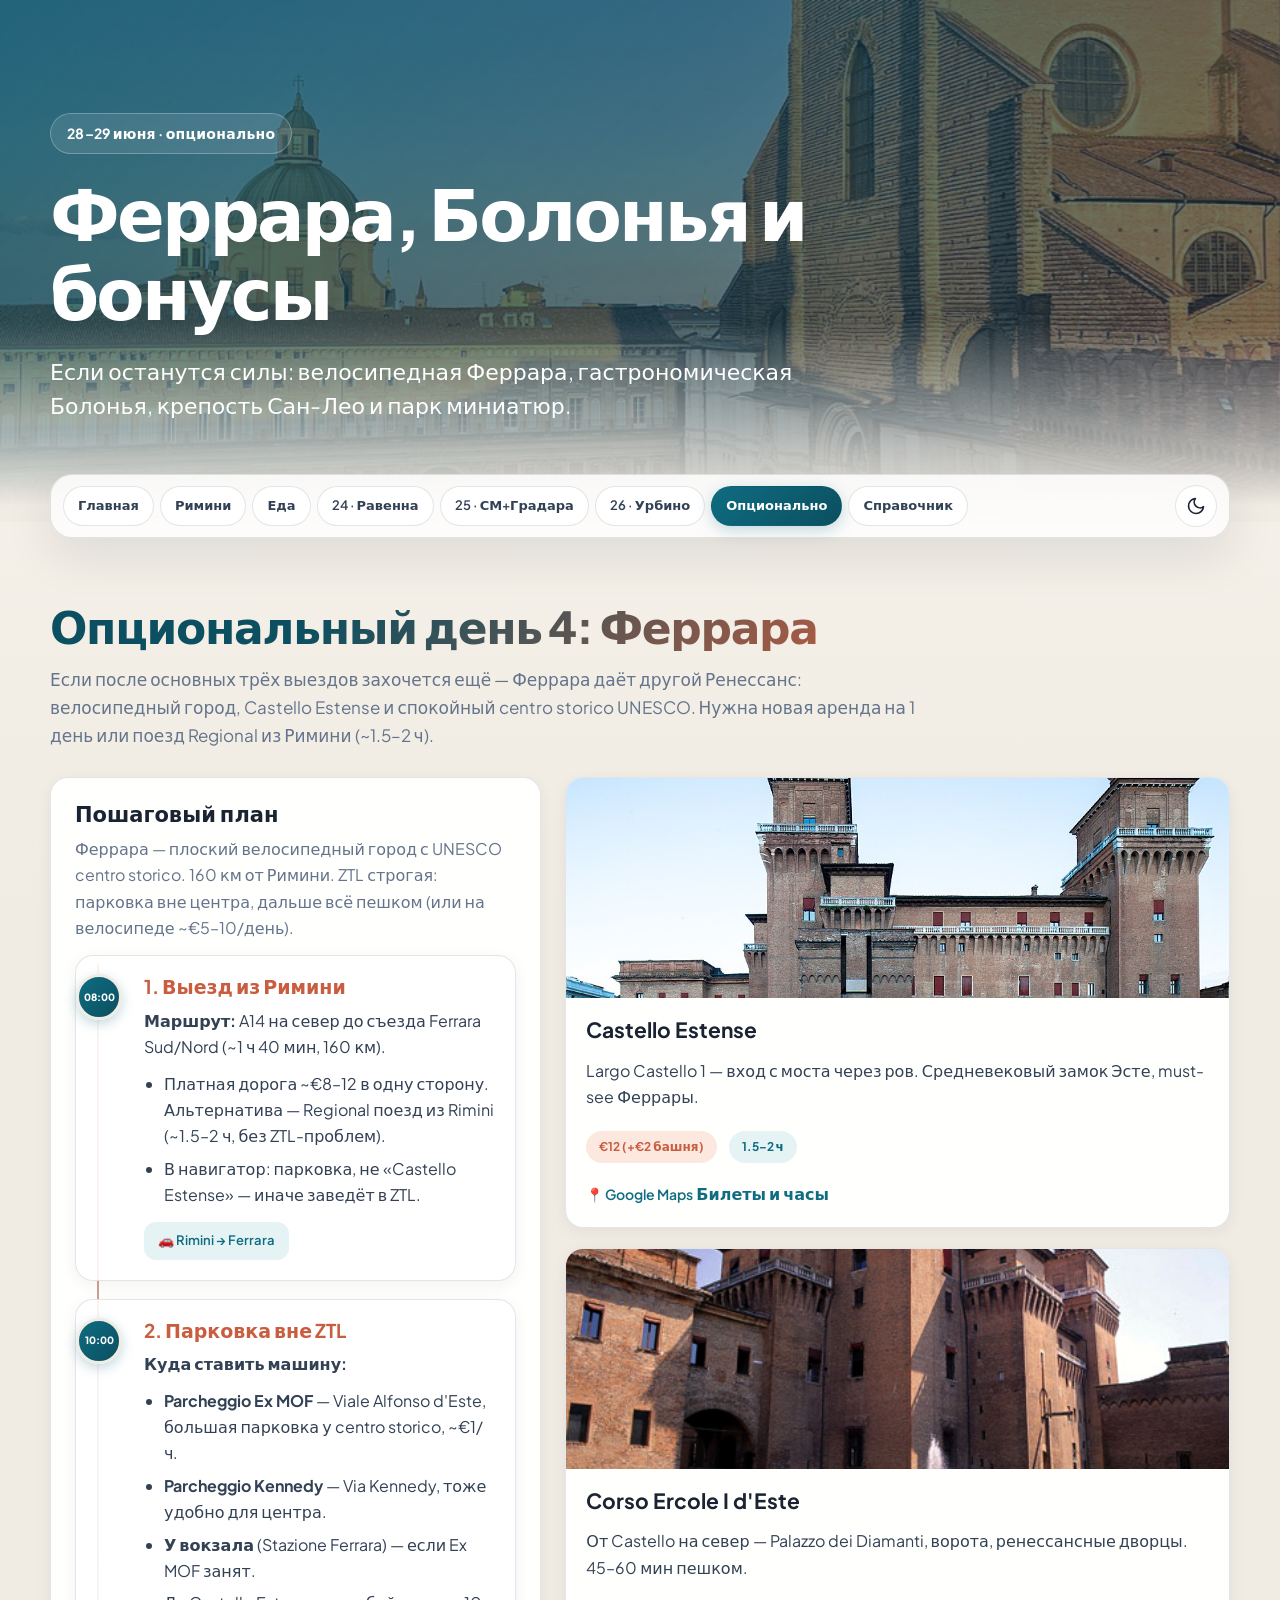
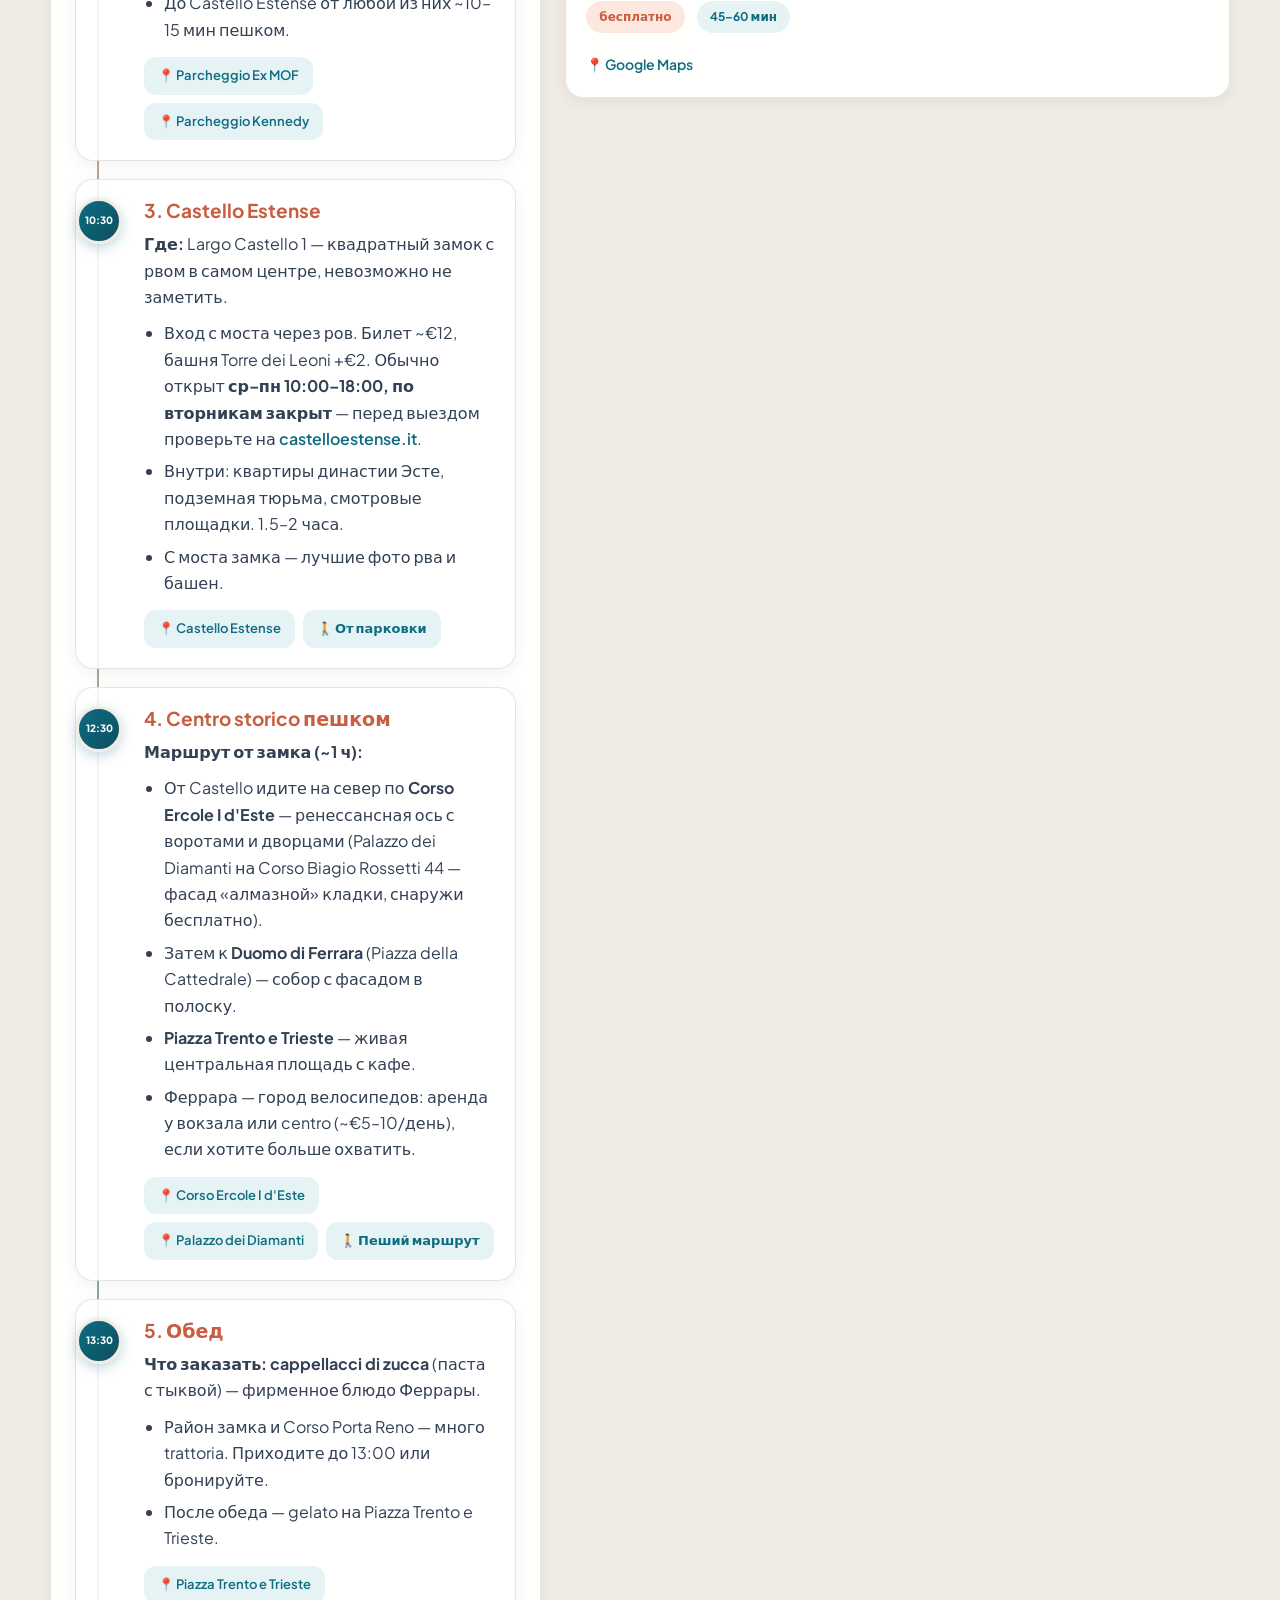
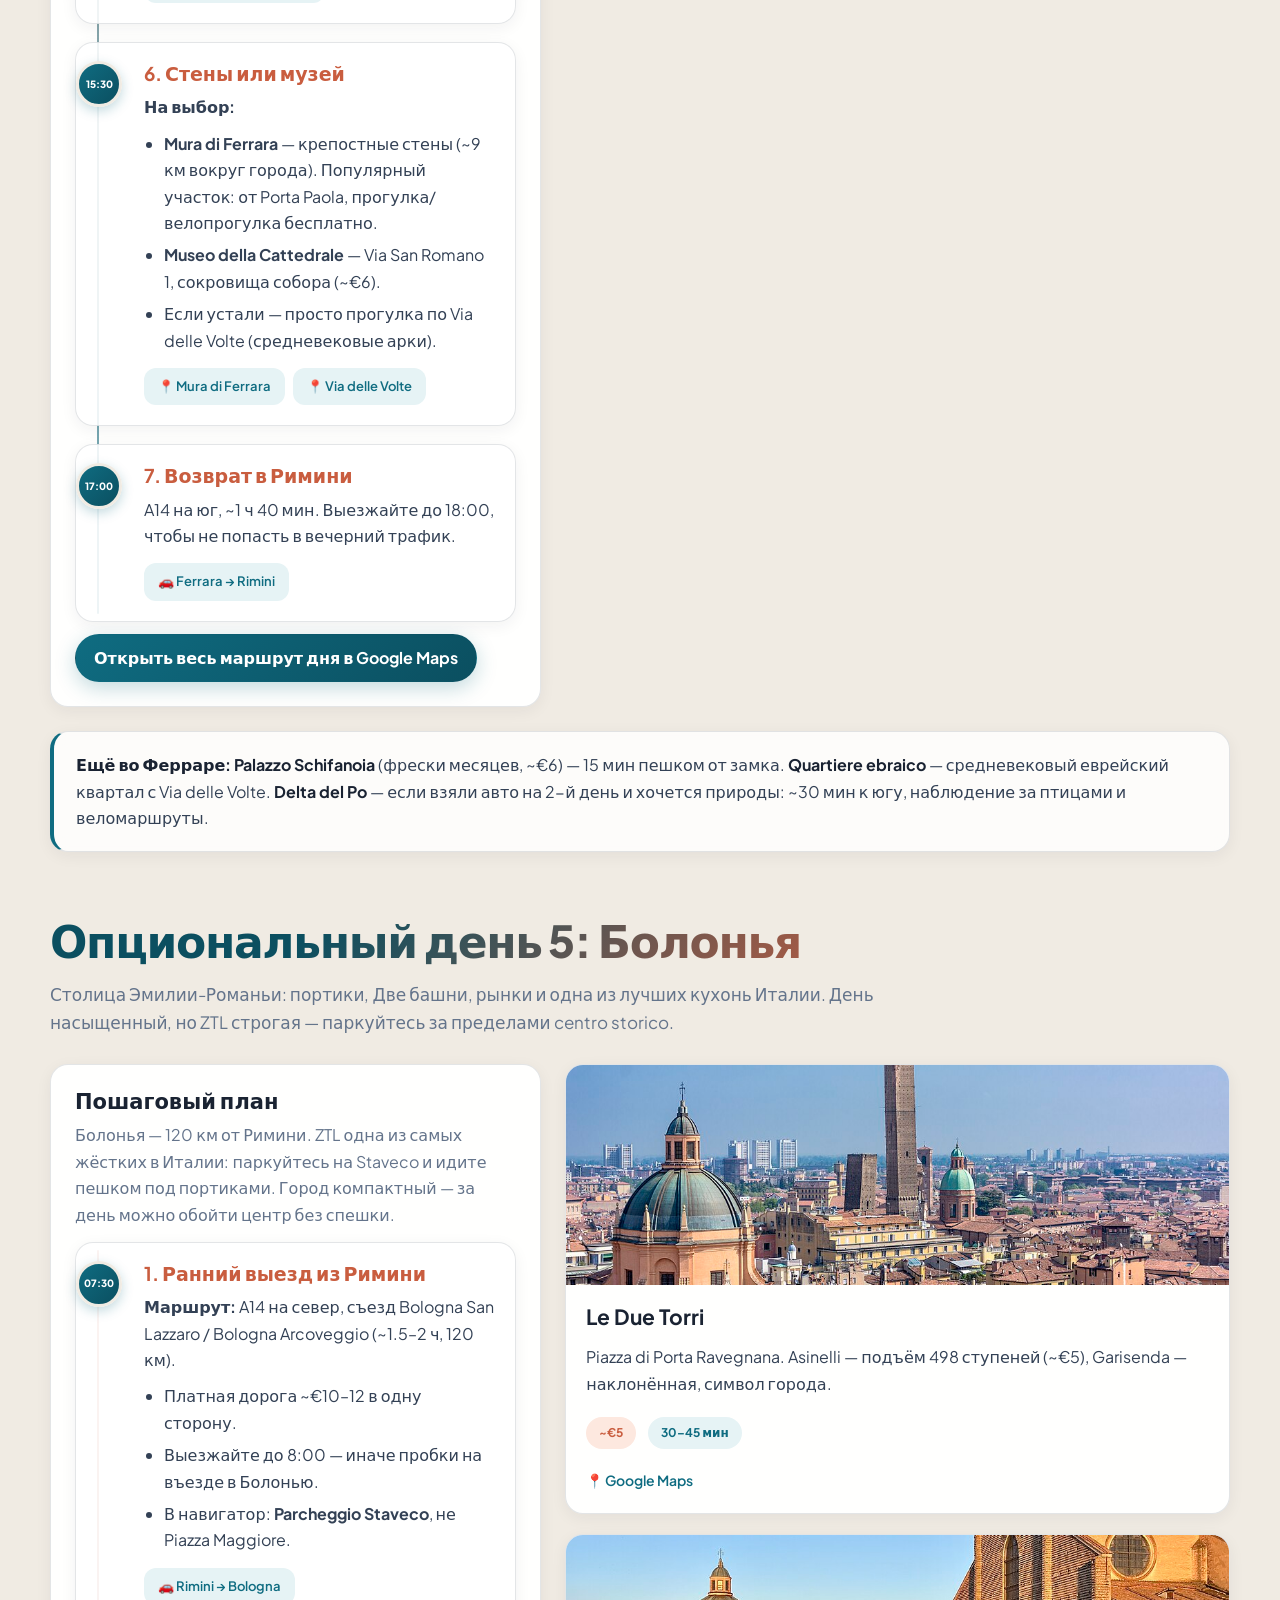
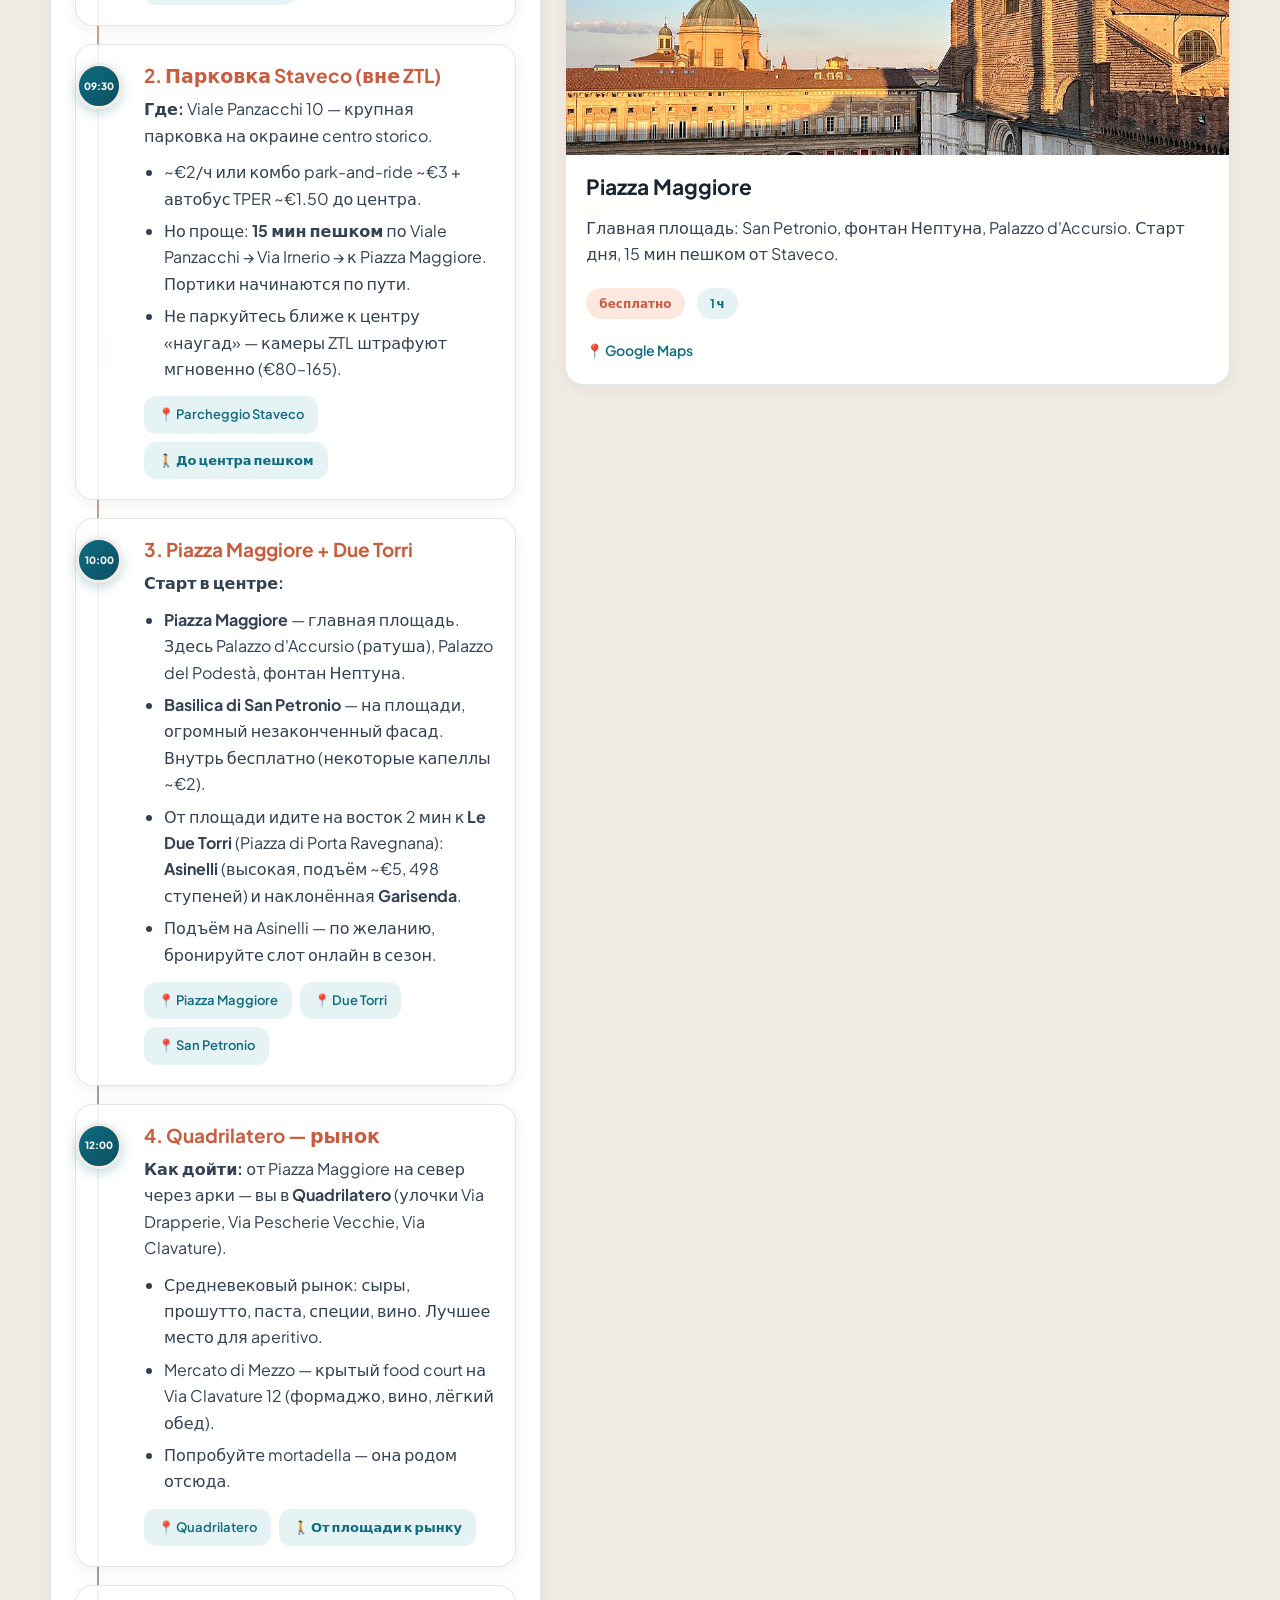
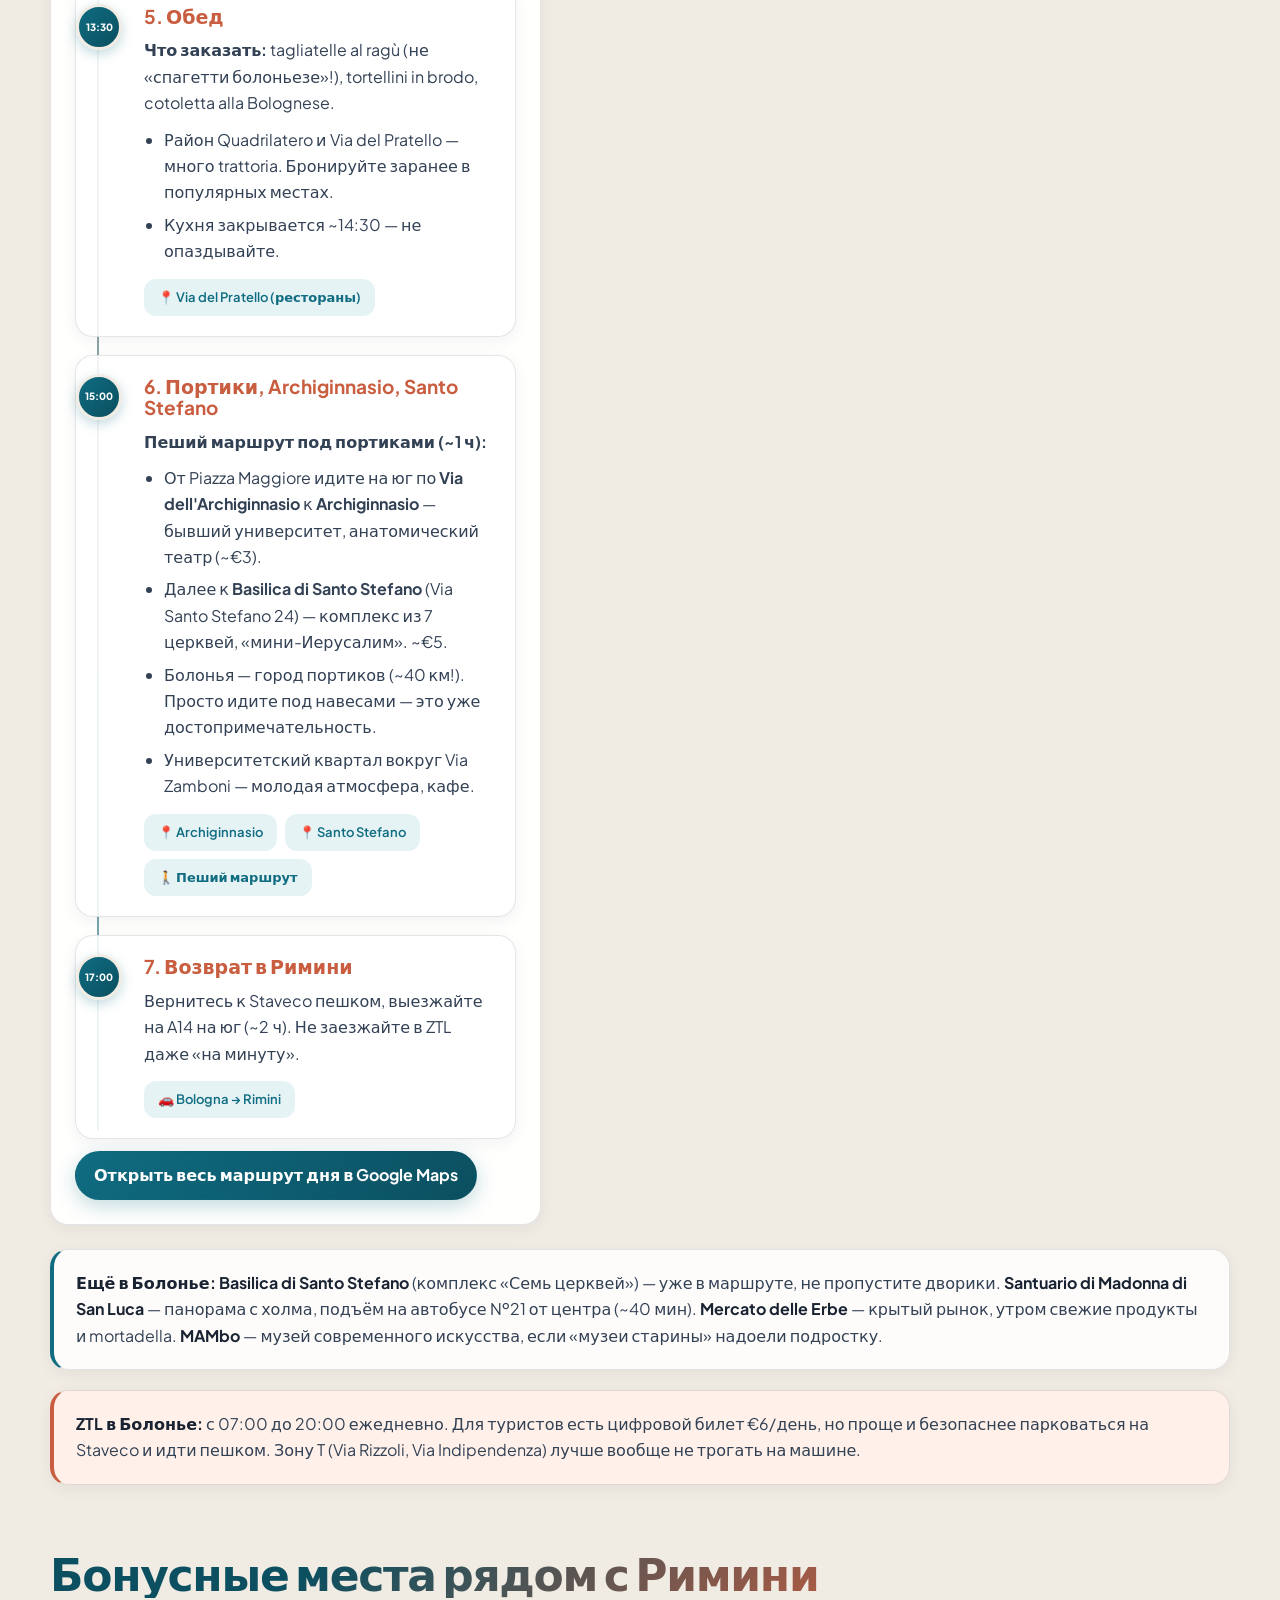
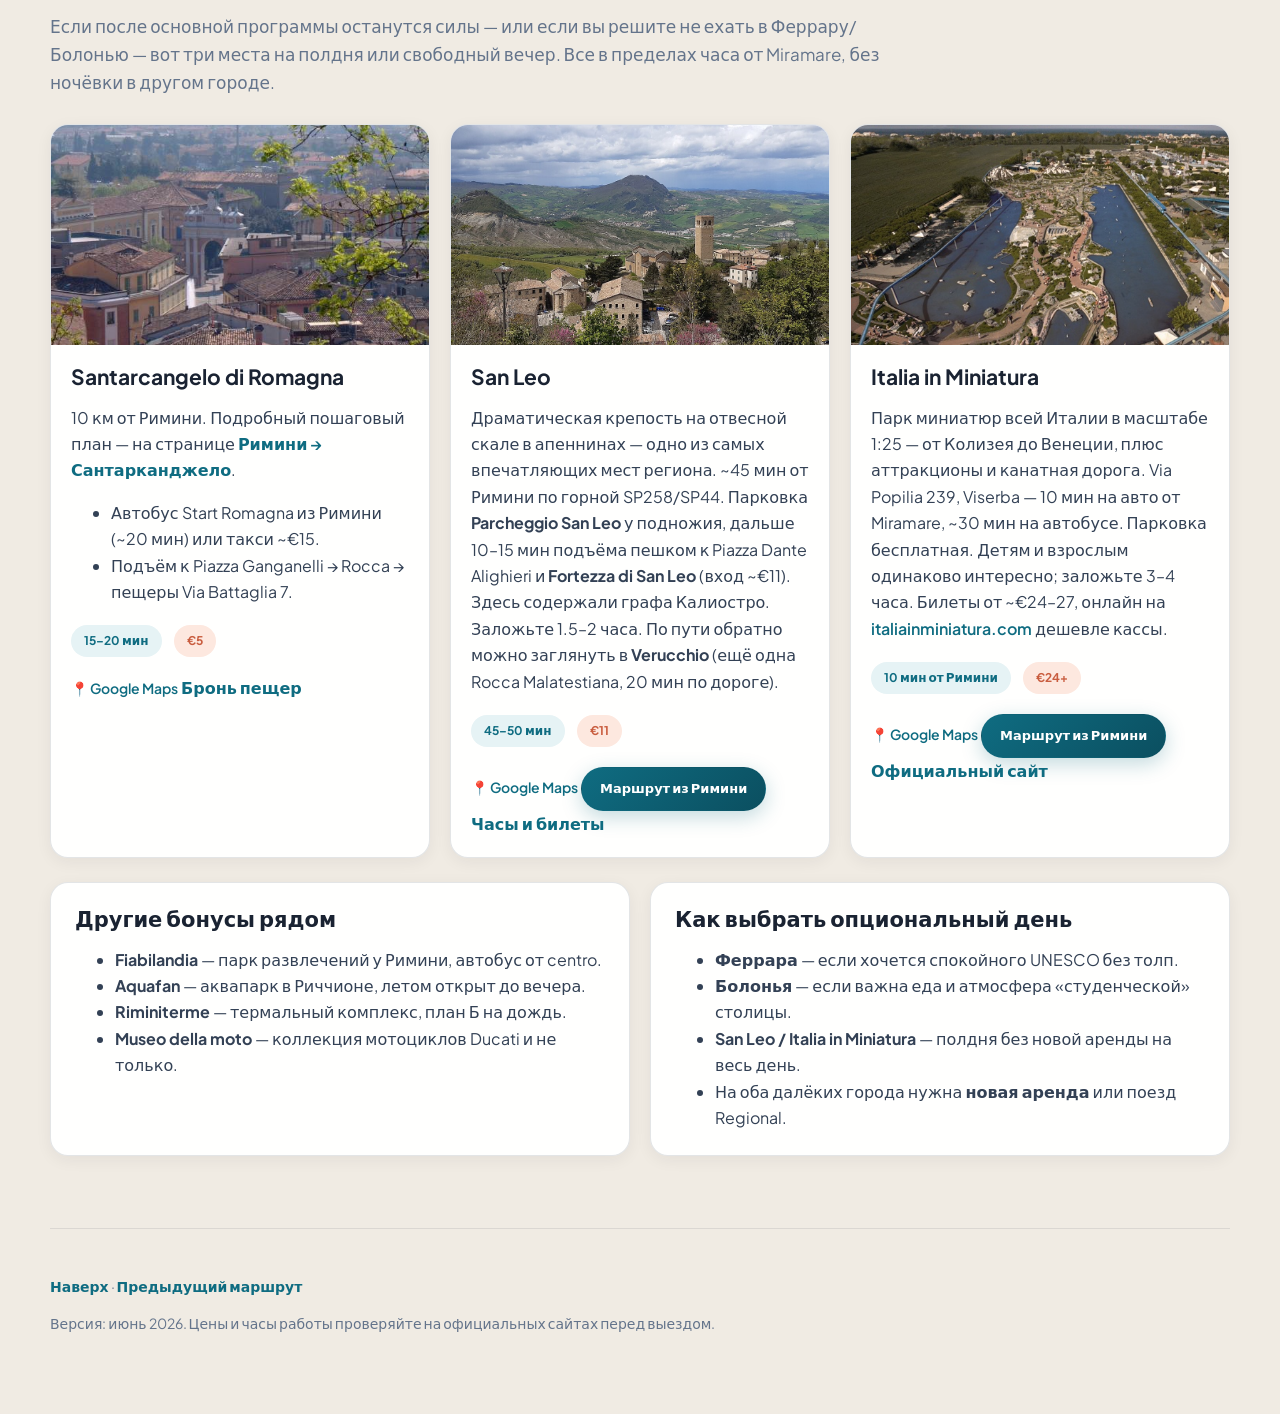
<file: optional.html>
<!doctype html>
<html lang="ru">
<head>
  <meta charset="utf-8">
  <meta name="viewport" content="width=device-width, initial-scale=1">
  <title>Опционально: Феррара, Болонья и бонусы</title>
  <meta name="description" content="Дополнительные дни: Феррара, Болонья, Сан-Лео, Italia in Miniatura.">
  <link rel="stylesheet" href="site.css">
  <script>
    (function(){try{var k='rimini-guide-theme',t=localStorage.getItem(k);if(t)document.documentElement.setAttribute('data-theme',t);else document.documentElement.setAttribute('data-theme',matchMedia('(prefers-color-scheme:light)').matches?'light':'dark')}catch(e){document.documentElement.setAttribute('data-theme','dark')}})();
  </script>
</head>
<body>
  <header class="hero" id="top">
    <img class="hero-photo" src="images/bologna-piazza.jpg" alt="Пьяцца Маджоре в Болонье">
    <div class="hero-inner">
      <p class="eyebrow">28–29 июня · опционально</p>
      <h1>Феррара, Болонья и бонусы</h1>
      <p class="subtitle">Если останутся силы: велосипедная Феррара, гастрономическая Болонья, крепость Сан-Лео и парк миниатюр.</p>
    </div>
  </header>
  <main class="page">
    <nav class="topnav" aria-label="Навигация">
      <ul>
        <li><a href="index.html">Главная</a></li>
        <li><a href="rimini.html">Римини</a></li>
        <li><a href="food.html">Еда</a></li>
        <li><a href="ravenna.html">24 · Равенна</a></li>
        <li><a href="san-marino-gradara.html">25 · СМ+Градара</a></li>
        <li><a href="urbino.html">26 · Урбино</a></li>
        <li><a href="optional.html" aria-current="page">Опционально</a></li>
        <li><a href="reference.html">Справочник</a></li>
      </ul>
    </nav>
    <section id="optional-ferrara">
<div class="section-title">
        <h2>Опциональный день 4: Феррара</h2>
        <p>Если после основных трёх выездов захочется ещё — Феррара даёт другой Ренессанс: велосипедный город, Castello Estense и спокойный centro storico UNESCO. Нужна новая аренда на 1 день или поезд Regional из Римини (~1.5–2 ч).</p>
      </div>

      <div class="day">
        <article class="card pad">
          <h3>Пошаговый план</h3>
          <p style="margin:0 0 14px;color:var(--muted)">Феррара — плоский велосипедный город с UNESCO centro storico. 160 км от Римини. ZTL строгая: парковка вне центра, дальше всё пешком (или на велосипеде ~€5–10/день).</p>
          <div class="timeline">
            <div class="step" data-time="08:00">
              <h3>1. Выезд из Римини</h3>
              <p><strong>Маршрут:</strong> A14 на север до съезда Ferrara Sud/Nord (~1 ч 40 мин, 160 км).</p>
              <ul>
                <li>Платная дорога ~€8–12 в одну сторону. Альтернатива — Regional поезд из Rimini (~1.5–2 ч, без ZTL-проблем).</li>
                <li>В навигатор: парковка, не «Castello Estense» — иначе заведёт в ZTL.</li>
              </ul>
              <div class="step-links">
                <a href="https://www.google.com/maps/dir/?api=1&origin=Rimini&destination=Ferrara&travelmode=driving" target="_blank" rel="noopener">🚗 Rimini → Ferrara</a>
              </div>
            </div>
            <div class="step" data-time="10:00">
              <h3>2. Парковка вне ZTL</h3>
              <p><strong>Куда ставить машину:</strong></p>
              <ul>
                <li><strong>Parcheggio Ex MOF</strong> — Viale Alfonso d'Este, большая парковка у centro storico, ~€1/ч.</li>
                <li><strong>Parcheggio Kennedy</strong> — Via Kennedy, тоже удобно для центра.</li>
                <li><strong>У вокзала</strong> (Stazione Ferrara) — если Ex MOF занят.</li>
                <li>До Castello Estense от любой из них ~10–15 мин пешком.</li>
              </ul>
              <div class="step-links">
                <a href="https://www.google.com/maps/search/?api=1&query=Parcheggio+Ex+MOF+Ferrara" target="_blank" rel="noopener">📍 Parcheggio Ex MOF</a>
                <a href="https://www.google.com/maps/search/?api=1&query=Parcheggio+Kennedy+Ferrara" target="_blank" rel="noopener">📍 Parcheggio Kennedy</a>
              </div>
            </div>
            <div class="step" data-time="10:30">
              <h3>3. Castello Estense</h3>
              <p><strong>Где:</strong> Largo Castello 1 — квадратный замок с рвом в самом центре, невозможно не заметить.</p>
              <ul>
                <li>Вход с моста через ров. Билет ~€12, башня Torre dei Leoni +€2. Обычно открыт <strong>ср–пн 10:00–18:00, по вторникам закрыт</strong> — перед выездом проверьте на <a href="https://www.castelloestense.it/" target="_blank" rel="noopener">castelloestense.it</a>.</li>
                <li>Внутри: квартиры династии Эсте, подземная тюрьма, смотровые площадки. 1.5–2 часа.</li>
                <li>С моста замка — лучшие фото рва и башен.</li>
              </ul>
              <div class="step-links">
                <a href="https://www.google.com/maps/search/?api=1&query=Castello+Estense+Ferrara" target="_blank" rel="noopener">📍 Castello Estense</a>
                <a href="https://www.google.com/maps/dir/?api=1&origin=Parcheggio+Ex+MOF,+Ferrara&destination=Castello+Estense,+Ferrara&travelmode=walking" target="_blank" rel="noopener">🚶 От парковки</a>
              </div>
            </div>
            <div class="step" data-time="12:30">
              <h3>4. Centro storico пешком</h3>
              <p><strong>Маршрут от замка (~1 ч):</strong></p>
              <ul>
                <li>От Castello идите на север по <strong>Corso Ercole I d'Este</strong> — ренессансная ось с воротами и дворцами (Palazzo dei Diamanti на Corso Biagio Rossetti 44 — фасад «алмазной» кладки, снаружи бесплатно).</li>
                <li>Затем к <strong>Duomo di Ferrara</strong> (Piazza della Cattedrale) — собор с фасадом в полоску.</li>
                <li><strong>Piazza Trento e Trieste</strong> — живая центральная площадь с кафе.</li>
                <li>Феррара — город велосипедов: аренда у вокзала или centro (~€5–10/день), если хотите больше охватить.</li>
              </ul>
              <div class="step-links">
                <a href="https://www.google.com/maps/search/?api=1&query=Corso+Ercole+I+d'Este+Ferrara" target="_blank" rel="noopener">📍 Corso Ercole I d'Este</a>
                <a href="https://www.google.com/maps/search/?api=1&query=Palazzo+dei+Diamanti+Ferrara" target="_blank" rel="noopener">📍 Palazzo dei Diamanti</a>
                <a href="https://www.google.com/maps/dir/Castello+Estense,+Ferrara/Corso+Ercole+I+d'Este,+Ferrara/Duomo+di+Ferrara" target="_blank" rel="noopener">🚶 Пеший маршрут</a>
              </div>
            </div>
            <div class="step" data-time="13:30">
              <h3>5. Обед</h3>
              <p><strong>Что заказать:</strong> <strong>cappellacci di zucca</strong> (паста с тыквой) — фирменное блюдо Феррары.</p>
              <ul>
                <li>Район замка и Corso Porta Reno — много trattoria. Приходите до 13:00 или бронируйте.</li>
                <li>После обеда — gelato на Piazza Trento e Trieste.</li>
              </ul>
              <div class="step-links">
                <a href="https://www.google.com/maps/search/?api=1&query=Piazza+Trento+e+Trieste+Ferrara" target="_blank" rel="noopener">📍 Piazza Trento e Trieste</a>
              </div>
            </div>
            <div class="step" data-time="15:30">
              <h3>6. Стены или музей</h3>
              <p><strong>На выбор:</strong></p>
              <ul>
                <li><strong>Mura di Ferrara</strong> — крепостные стены (~9 км вокруг города). Популярный участок: от Porta Paola, прогулка/велопрогулка бесплатно.</li>
                <li><strong>Museo della Cattedrale</strong> — Via San Romano 1, сокровища собора (~€6).</li>
                <li>Если устали — просто прогулка по Via delle Volte (средневековые арки).</li>
              </ul>
              <div class="step-links">
                <a href="https://www.google.com/maps/search/?api=1&query=Mura+di+Ferrara+Porta+Paola" target="_blank" rel="noopener">📍 Mura di Ferrara</a>
                <a href="https://www.google.com/maps/search/?api=1&query=Via+delle+Volte+Ferrara" target="_blank" rel="noopener">📍 Via delle Volte</a>
              </div>
            </div>
            <div class="step" data-time="17:00">
              <h3>7. Возврат в Римини</h3>
              <p>A14 на юг, ~1 ч 40 мин. Выезжайте до 18:00, чтобы не попасть в вечерний трафик.</p>
              <div class="step-links">
                <a href="https://www.google.com/maps/dir/?api=1&origin=Ferrara&destination=Rimini&travelmode=driving" target="_blank" rel="noopener">🚗 Ferrara → Rimini</a>
              </div>
            </div>
          </div>
          <a class="map-link" href="https://www.google.com/maps/dir/Rimini/Parcheggio+Ex+MOF,+Ferrara/Castello+Estense,+Ferrara/Corso+Ercole+I+d'Este,+Ferrara/Duomo+di+Ferrara,+Ferrara/Rimini" target="_blank" rel="noopener">Открыть весь маршрут дня в Google Maps</a>
        </article>

        <div class="grid">
          <article class="card photo-card">
            <img src="images/ferrara-castello.jpg" alt="Замок Эсте в Ферраре" loading="lazy">
            <div class="body">
              <h3>Castello Estense</h3>
              <p>Largo Castello 1 — вход с моста через ров. Средневековый замок Эсте, must-see Феррары.</p>
              <div class="meta"><span class="pill price">€12 (+€2 башня)</span><span class="pill">1.5–2 ч</span></div>
              <a class="maps-pin" href="https://www.google.com/maps/search/?api=1&query=Castello+Estense+Ferrara" target="_blank" rel="noopener">📍 Google Maps</a>
              <a href="https://www.castelloestense.it/en/information/prices" target="_blank" rel="noopener">Билеты и часы</a>
            </div>
          </article>
          <article class="card photo-card">
            <img src="images/ferrara-corso.jpg" alt="Castello Estense в Ферраре" loading="lazy">
            <div class="body">
              <h3>Corso Ercole I d'Este</h3>
              <p>От Castello на север — Palazzo dei Diamanti, ворота, ренессансные дворцы. 45–60 мин пешком.</p>
              <div class="meta"><span class="pill price">бесплатно</span><span class="pill">45–60 мин</span></div>
              <a class="maps-pin" href="https://www.google.com/maps/search/?api=1&query=Corso+Ercole+I+d'Este+Ferrara" target="_blank" rel="noopener">📍 Google Maps</a>
            </div>
          </article>
        </div>
      </div>

      <div class="note" style="margin-top:24px">
        <strong>Ещё во Ферраре:</strong> <strong>Palazzo Schifanoia</strong> (фрески месяцев, ~€6) — 15 мин пешком от замка. <strong>Quartiere ebraico</strong> — средневековый еврейский квартал с Via delle Volte. <strong>Delta del Po</strong> — если взяли авто на 2-й день и хочется природы: ~30 мин к югу, наблюдение за птицами и веломаршруты.
      </div>
    </section>
    <section id="optional-bologna">
<div class="section-title">
        <h2>Опциональный день 5: Болонья</h2>
        <p>Столица Эмилии-Романьи: портики, Две башни, рынки и одна из лучших кухонь Италии. День насыщенный, но ZTL строгая — паркуйтесь за пределами centro storico.</p>
      </div>

      <div class="day">
        <article class="card pad">
          <h3>Пошаговый план</h3>
          <p style="margin:0 0 14px;color:var(--muted)">Болонья — 120 км от Римини. ZTL одна из самых жёстких в Италии: паркуйтесь на Staveco и идите пешком под портиками. Город компактный — за день можно обойти центр без спешки.</p>
          <div class="timeline">
            <div class="step" data-time="07:30">
              <h3>1. Ранний выезд из Римини</h3>
              <p><strong>Маршрут:</strong> A14 на север, съезд Bologna San Lazzaro / Bologna Arcoveggio (~1.5–2 ч, 120 км).</p>
              <ul>
                <li>Платная дорога ~€10–12 в одну сторону.</li>
                <li>Выезжайте до 8:00 — иначе пробки на въезде в Болонью.</li>
                <li>В навигатор: <strong>Parcheggio Staveco</strong>, не Piazza Maggiore.</li>
              </ul>
              <div class="step-links">
                <a href="https://www.google.com/maps/dir/?api=1&origin=Rimini&destination=Bologna&travelmode=driving" target="_blank" rel="noopener">🚗 Rimini → Bologna</a>
              </div>
            </div>
            <div class="step" data-time="09:30">
              <h3>2. Парковка Staveco (вне ZTL)</h3>
              <p><strong>Где:</strong> Viale Panzacchi 10 — крупная парковка на окраине centro storico.</p>
              <ul>
                <li>~€2/ч или комбо park-and-ride ~€3 + автобус TPER ~€1.50 до центра.</li>
                <li>Но проще: <strong>15 мин пешком</strong> по Viale Panzacchi → Via Irnerio → к Piazza Maggiore. Портики начинаются по пути.</li>
                <li>Не паркуйтесь ближе к центру «наугад» — камеры ZTL штрафуют мгновенно (€80–165).</li>
              </ul>
              <div class="step-links">
                <a href="https://www.google.com/maps/search/?api=1&query=Parcheggio+Staveco+Bologna" target="_blank" rel="noopener">📍 Parcheggio Staveco</a>
                <a href="https://www.google.com/maps/dir/?api=1&origin=Parcheggio+Staveco,+Bologna&destination=Piazza+Maggiore,+Bologna&travelmode=walking" target="_blank" rel="noopener">🚶 До центра пешком</a>
              </div>
            </div>
            <div class="step" data-time="10:00">
              <h3>3. Piazza Maggiore + Due Torri</h3>
              <p><strong>Старт в центре:</strong></p>
              <ul>
                <li><strong>Piazza Maggiore</strong> — главная площадь. Здесь Palazzo d'Accursio (ратуша), Palazzo del Podestà, фонтан Нептуна.</li>
                <li><strong>Basilica di San Petronio</strong> — на площади, огромный незаконченный фасад. Внутрь бесплатно (некоторые капеллы ~€2).</li>
                <li>От площади идите на восток 2 мин к <strong>Le Due Torri</strong> (Piazza di Porta Ravegnana): <strong>Asinelli</strong> (высокая, подъём ~€5, 498 ступеней) и наклонённая <strong>Garisenda</strong>.</li>
                <li>Подъём на Asinelli — по желанию, бронируйте слот онлайн в сезон.</li>
              </ul>
              <div class="step-links">
                <a href="https://www.google.com/maps/search/?api=1&query=Piazza+Maggiore+Bologna" target="_blank" rel="noopener">📍 Piazza Maggiore</a>
                <a href="https://www.google.com/maps/search/?api=1&query=Le+Due+Torri+Bologna" target="_blank" rel="noopener">📍 Due Torri</a>
                <a href="https://www.google.com/maps/search/?api=1&query=Basilica+di+San+Petronio+Bologna" target="_blank" rel="noopener">📍 San Petronio</a>
              </div>
            </div>
            <div class="step" data-time="12:00">
              <h3>4. Quadrilatero — рынок</h3>
              <p><strong>Как дойти:</strong> от Piazza Maggiore на север через арки — вы в <strong>Quadrilatero</strong> (улочки Via Drapperie, Via Pescherie Vecchie, Via Clavature).</p>
              <ul>
                <li>Средневековый рынок: сыры, прошутто, паста, специи, вино. Лучшее место для aperitivo.</li>
                <li>Mercato di Mezzo — крытый food court на Via Clavature 12 (формаджо, вино, лёгкий обед).</li>
                <li>Попробуйте mortadella — она родом отсюда.</li>
              </ul>
              <div class="step-links">
                <a href="https://www.google.com/maps/search/?api=1&query=Quadrilatero+Bologna" target="_blank" rel="noopener">📍 Quadrilatero</a>
                <a href="https://www.google.com/maps/dir/?api=1&origin=Piazza+Maggiore,+Bologna&destination=Quadrilatero,+Bologna&travelmode=walking" target="_blank" rel="noopener">🚶 От площади к рынку</a>
              </div>
            </div>
            <div class="step" data-time="13:30">
              <h3>5. Обед</h3>
              <p><strong>Что заказать:</strong> tagliatelle al ragù (не «спагетти болоньезе»!), tortellini in brodo, cotoletta alla Bolognese.</p>
              <ul>
                <li>Район Quadrilatero и Via del Pratello — много trattoria. Бронируйте заранее в популярных местах.</li>
                <li>Кухня закрывается ~14:30 — не опаздывайте.</li>
              </ul>
              <div class="step-links">
                <a href="https://www.google.com/maps/search/?api=1&query=Via+del+Pratello+Bologna" target="_blank" rel="noopener">📍 Via del Pratello (рестораны)</a>
              </div>
            </div>
            <div class="step" data-time="15:00">
              <h3>6. Портики, Archiginnasio, Santo Stefano</h3>
              <p><strong>Пеший маршрут под портиками (~1 ч):</strong></p>
              <ul>
                <li>От Piazza Maggiore идите на юг по <strong>Via dell'Archiginnasio</strong> к <strong>Archiginnasio</strong> — бывший университет, анатомический театр (~€3).</li>
                <li>Далее к <strong>Basilica di Santo Stefano</strong> (Via Santo Stefano 24) — комплекс из 7 церквей, «мини-Иерусалим». ~€5.</li>
                <li>Болонья — город портиков (~40 км!). Просто идите под навесами — это уже достопримечательность.</li>
                <li>Университетский квартал вокруг Via Zamboni — молодая атмосфера, кафе.</li>
              </ul>
              <div class="step-links">
                <a href="https://www.google.com/maps/search/?api=1&query=Archiginnasio+Bologna" target="_blank" rel="noopener">📍 Archiginnasio</a>
                <a href="https://www.google.com/maps/search/?api=1&query=Basilica+di+Santo+Stefano+Bologna" target="_blank" rel="noopener">📍 Santo Stefano</a>
                <a href="https://www.google.com/maps/dir/Piazza+Maggiore,+Bologna/Archiginnasio,+Bologna/Basilica+di+Santo+Stefano,+Bologna" target="_blank" rel="noopener">🚶 Пеший маршрут</a>
              </div>
            </div>
            <div class="step" data-time="17:00">
              <h3>7. Возврат в Римини</h3>
              <p>Вернитесь к Staveco пешком, выезжайте на A14 на юг (~2 ч). Не заезжайте в ZTL даже «на минуту».</p>
              <div class="step-links">
                <a href="https://www.google.com/maps/dir/?api=1&origin=Bologna&destination=Rimini&travelmode=driving" target="_blank" rel="noopener">🚗 Bologna → Rimini</a>
              </div>
            </div>
          </div>
          <a class="map-link" href="https://www.google.com/maps/dir/Rimini/Parcheggio+Staveco,+Bologna/Piazza+Maggiore,+Bologna/Le+Due+Torri,+Bologna/Quadrilatero,+Bologna/Archiginnasio,+Bologna/Basilica+di+Santo+Stefano,+Bologna/Rimini" target="_blank" rel="noopener">Открыть весь маршрут дня в Google Maps</a>
        </article>

        <div class="grid">
          <article class="card photo-card">
            <img src="images/bologna-towers.jpg" alt="Две башни Болоньи" loading="lazy">
            <div class="body">
              <h3>Le Due Torri</h3>
              <p>Piazza di Porta Ravegnana. Asinelli — подъём 498 ступеней (~€5), Garisenda — наклонённая, символ города.</p>
              <div class="meta"><span class="pill price">~€5</span><span class="pill">30–45 мин</span></div>
              <a class="maps-pin" href="https://www.google.com/maps/search/?api=1&query=Le+Due+Torri+Bologna" target="_blank" rel="noopener">📍 Google Maps</a>
            </div>
          </article>
          <article class="card photo-card">
            <img src="images/bologna-piazza.jpg" alt="Пьяцца Маджоре в Болонье" loading="lazy">
            <div class="body">
              <h3>Piazza Maggiore</h3>
              <p>Главная площадь: San Petronio, фонтан Нептуна, Palazzo d'Accursio. Старт дня, 15 мин пешком от Staveco.</p>
              <div class="meta"><span class="pill price">бесплатно</span><span class="pill">1 ч</span></div>
              <a class="maps-pin" href="https://www.google.com/maps/search/?api=1&query=Piazza+Maggiore+Bologna" target="_blank" rel="noopener">📍 Google Maps</a>
            </div>
          </article>
        </div>
      </div>

      <div class="note" style="margin-top:24px">
        <strong>Ещё в Болонье:</strong> <strong>Basilica di Santo Stefano</strong> (комплекс «Семь церквей») — уже в маршруте, не пропустите дворики. <strong>Santuario di Madonna di San Luca</strong> — панорама с холма, подъём на автобусе №21 от центра (~40 мин). <strong>Mercato delle Erbe</strong> — крытый рынок, утром свежие продукты и mortadella. <strong>MAMbo</strong> — музей современного искусства, если «музеи старины» надоели подростку.
      </div>

      <div class="note warning">
        <strong>ZTL в Болонье:</strong> с 07:00 до 20:00 ежедневно. Для туристов есть цифровой билет €6/день, но проще и безопаснее парковаться на Staveco и идти пешком. Зону T (Via Rizzoli, Via Indipendenza) лучше вообще не трогать на машине.
      </div>
    </section>
    <section id="extras">
<div class="section-title">
        <h2>Бонусные места рядом с Римини</h2>
        <p>Если после основной программы останутся силы — или если вы решите не ехать в Феррару/Болонью — вот три места на полдня или свободный вечер. Все в пределах часа от Miramare, без ночёвки в другом городе.</p>
      </div>

      <div class="grid three">
        <article class="card photo-card">
          <img src="images/santarcangelo.jpg" alt="Сантарканджело ди Романья" loading="lazy">
          <div class="body">
            <h3>Santarcangelo di Romagna</h3>
            <p>10 км от Римини. Подробный пошаговый план — на странице <a href="rimini.html#santarcangelo">Римини → Сантарканджело</a>.</p>
            <ul>
              <li>Автобус Start Romagna из Римини (~20 мин) или такси ~€15.</li>
              <li>Подъём к Piazza Ganganelli → Rocca → пещеры Via Battaglia 7.</li>
            </ul>
            <div class="meta"><span class="pill">15–20 мин</span><span class="pill price">€5</span></div>
            <a class="maps-pin" href="https://www.google.com/maps/search/?api=1&query=Santarcangelo+di+Romagna" target="_blank" rel="noopener">📍 Google Maps</a>
            <a href="https://iatsantarcangelo.com/en/guided-tours/mysterious-santarcangelo-the-hidden-underground-city/" target="_blank" rel="noopener">Бронь пещер</a>
          </div>
        </article>
        <article class="card photo-card">
          <img src="images/san-leo.jpg" alt="Крепость Сан-Лео" loading="lazy">
          <div class="body">
            <h3>San Leo</h3>
            <p>Драматическая крепость на отвесной скале в апеннинах — одно из самых впечатляющих мест региона. ~45 мин от Римини по горной SP258/SP44. Парковка <strong>Parcheggio San Leo</strong> у подножия, дальше 10–15 мин подъёма пешком к Piazza Dante Alighieri и <strong>Fortezza di San Leo</strong> (вход ~€11). Здесь содержали графа Калиостро. Заложьте 1.5–2 часа. По пути обратно можно заглянуть в <strong>Verucchio</strong> (ещё одна Rocca Malatestiana, 20 мин по дороге).</p>
            <div class="meta"><span class="pill">45–50 мин</span><span class="pill price">€11</span></div>
            <a class="maps-pin" href="https://www.google.com/maps/search/?api=1&query=Fortezza+di+San+Leo" target="_blank" rel="noopener">📍 Google Maps</a>
            <a class="map-link" href="https://www.google.com/maps/dir/Rimini/Fortezza+di+San+Leo,+San+Leo/Rimini" target="_blank" rel="noopener" style="margin-top:8px;font-size:13px">Маршрут из Римини</a>
            <a href="https://www.san-leo.it/info-orari-tariffe/" target="_blank" rel="noopener">Часы и билеты</a>
          </div>
        </article>
        <article class="card photo-card">
          <img src="images/italia-miniatura.jpg" alt="Italia in Miniatura" loading="lazy">
          <div class="body">
            <h3>Italia in Miniatura</h3>
            <p>Парк миниатюр всей Италии в масштабе 1:25 — от Колизея до Венеции, плюс аттракционы и канатная дорога. Via Popilia 239, Viserba — 10 мин на авто от Miramare, ~30 мин на автобусе. Парковка бесплатная. Детям и взрослым одинаково интересно; заложьте 3–4 часа. Билеты от ~€24–27, онлайн на <a href="https://www.italiainminiatura.com/" target="_blank" rel="noopener">italiainminiatura.com</a> дешевле кассы.</p>
            <div class="meta"><span class="pill">10 мин от Римини</span><span class="pill price">€24+</span></div>
            <a class="maps-pin" href="https://www.google.com/maps/search/?api=1&query=Italia+in+Miniatura+Viserba" target="_blank" rel="noopener">📍 Google Maps</a>
            <a class="map-link" href="https://www.google.com/maps/dir/Rimini/Italia+in+Miniatura,+Viserba/Rimini" target="_blank" rel="noopener" style="margin-top:8px;font-size:13px">Маршрут из Римини</a>
            <a href="https://www.italiainminiatura.com/" target="_blank" rel="noopener">Официальный сайт</a>
          </div>
        </article>
      </div>

      <div class="grid two" style="margin-top:24px">
        <article class="card pad">
          <h3>Другие бонусы рядом</h3>
          <ul>
            <li><strong>Fiabilandia</strong> — парк развлечений у Римини, автобус от centro.</li>
            <li><strong>Aquafan</strong> — аквапарк в Риччионе, летом открыт до вечера.</li>
            <li><strong>Riminiterme</strong> — термальный комплекс, план Б на дождь.</li>
            <li><strong>Museo della moto</strong> — коллекция мотоциклов Ducati и не только.</li>
          </ul>
        </article>
        <article class="card pad">
          <h3>Как выбрать опциональный день</h3>
          <ul>
            <li><strong>Феррара</strong> — если хочется спокойного UNESCO без толп.</li>
            <li><strong>Болонья</strong> — если важна еда и атмосфера «студенческой» столицы.</li>
            <li><strong>San Leo / Italia in Miniatura</strong> — полдня без новой аренды на весь день.</li>
            <li>На оба далёких города нужна <strong>новая аренда</strong> или поезд Regional.</li>
          </ul>
        </article>
      </div>
    </section>
    <footer>
      <p><a href="#top">Наверх</a> · <a href="urbino.html">Предыдущий маршрут</a></p>
      <p>Версия: июнь 2026. Цены и часы работы проверяйте на официальных сайтах перед выездом.</p>
    </footer>
  </main>
  <script src="site.js" defer></script>
</body>
</html>
</file>
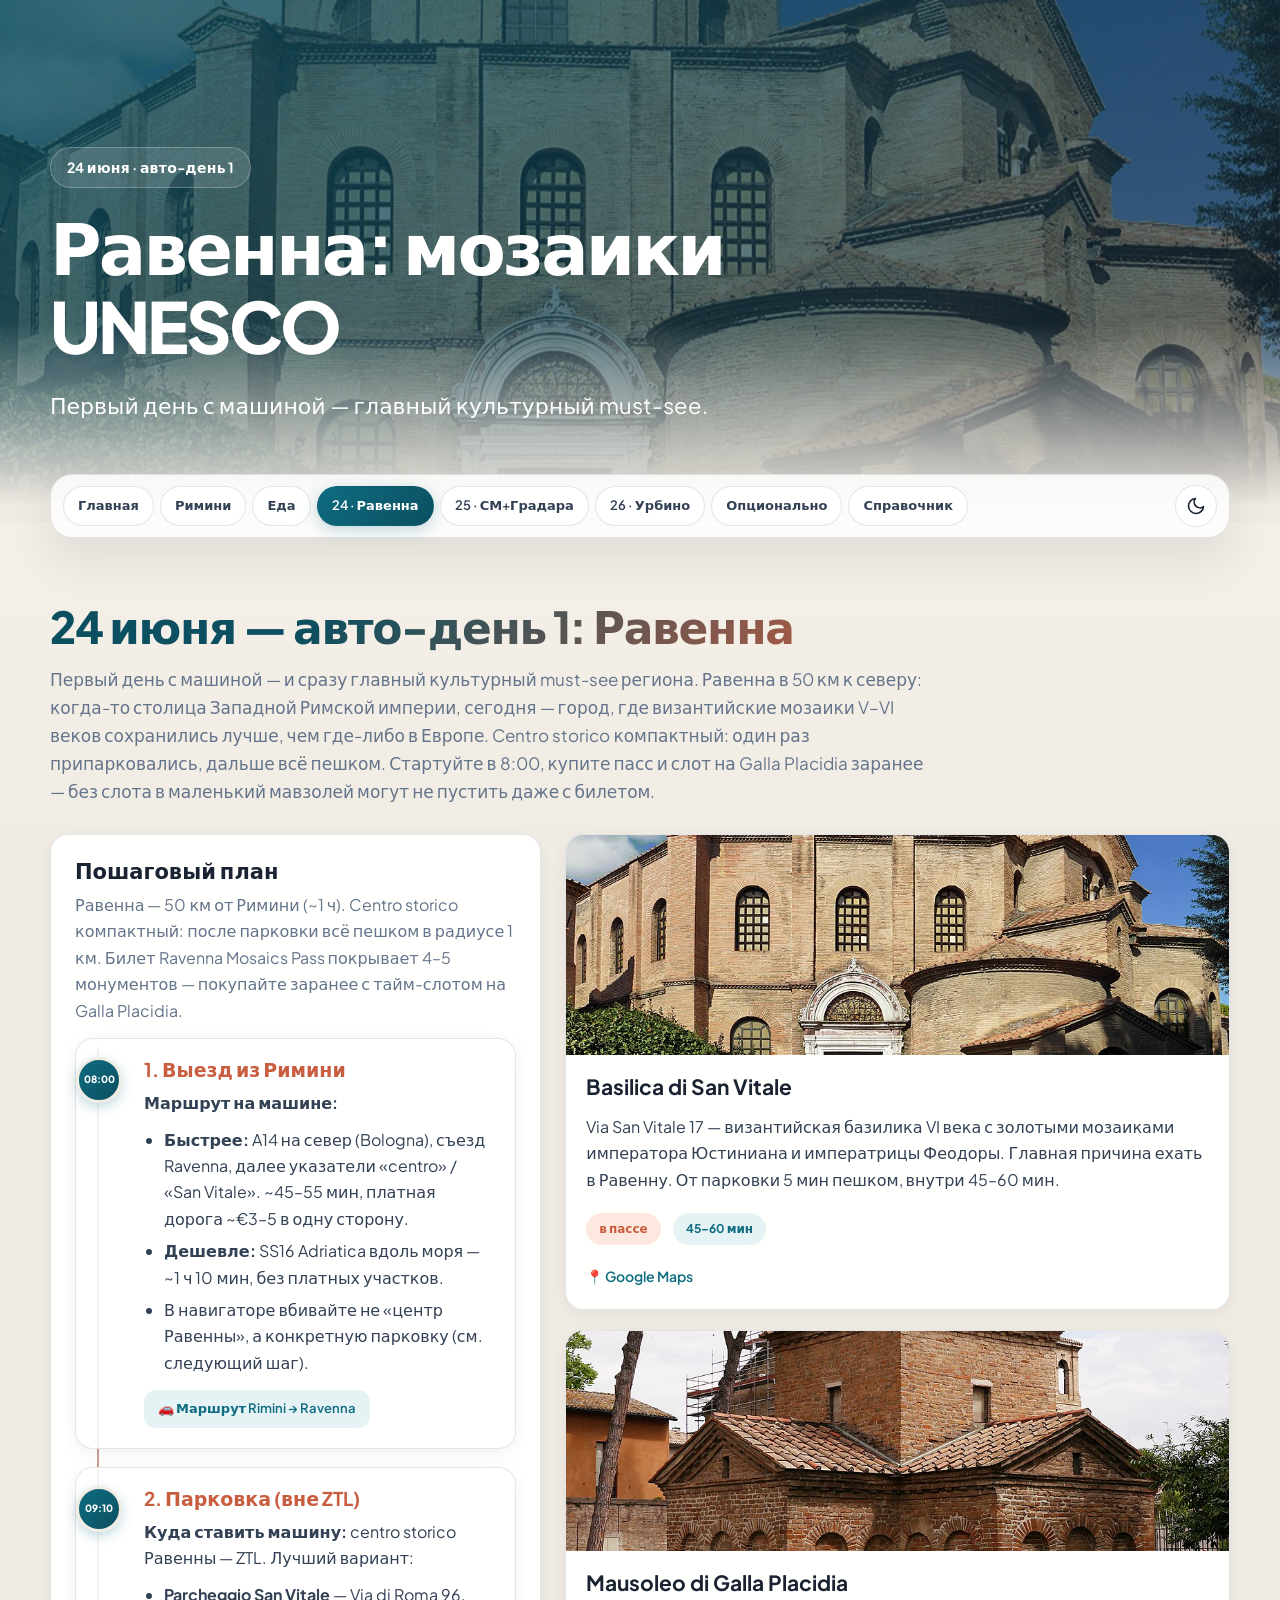
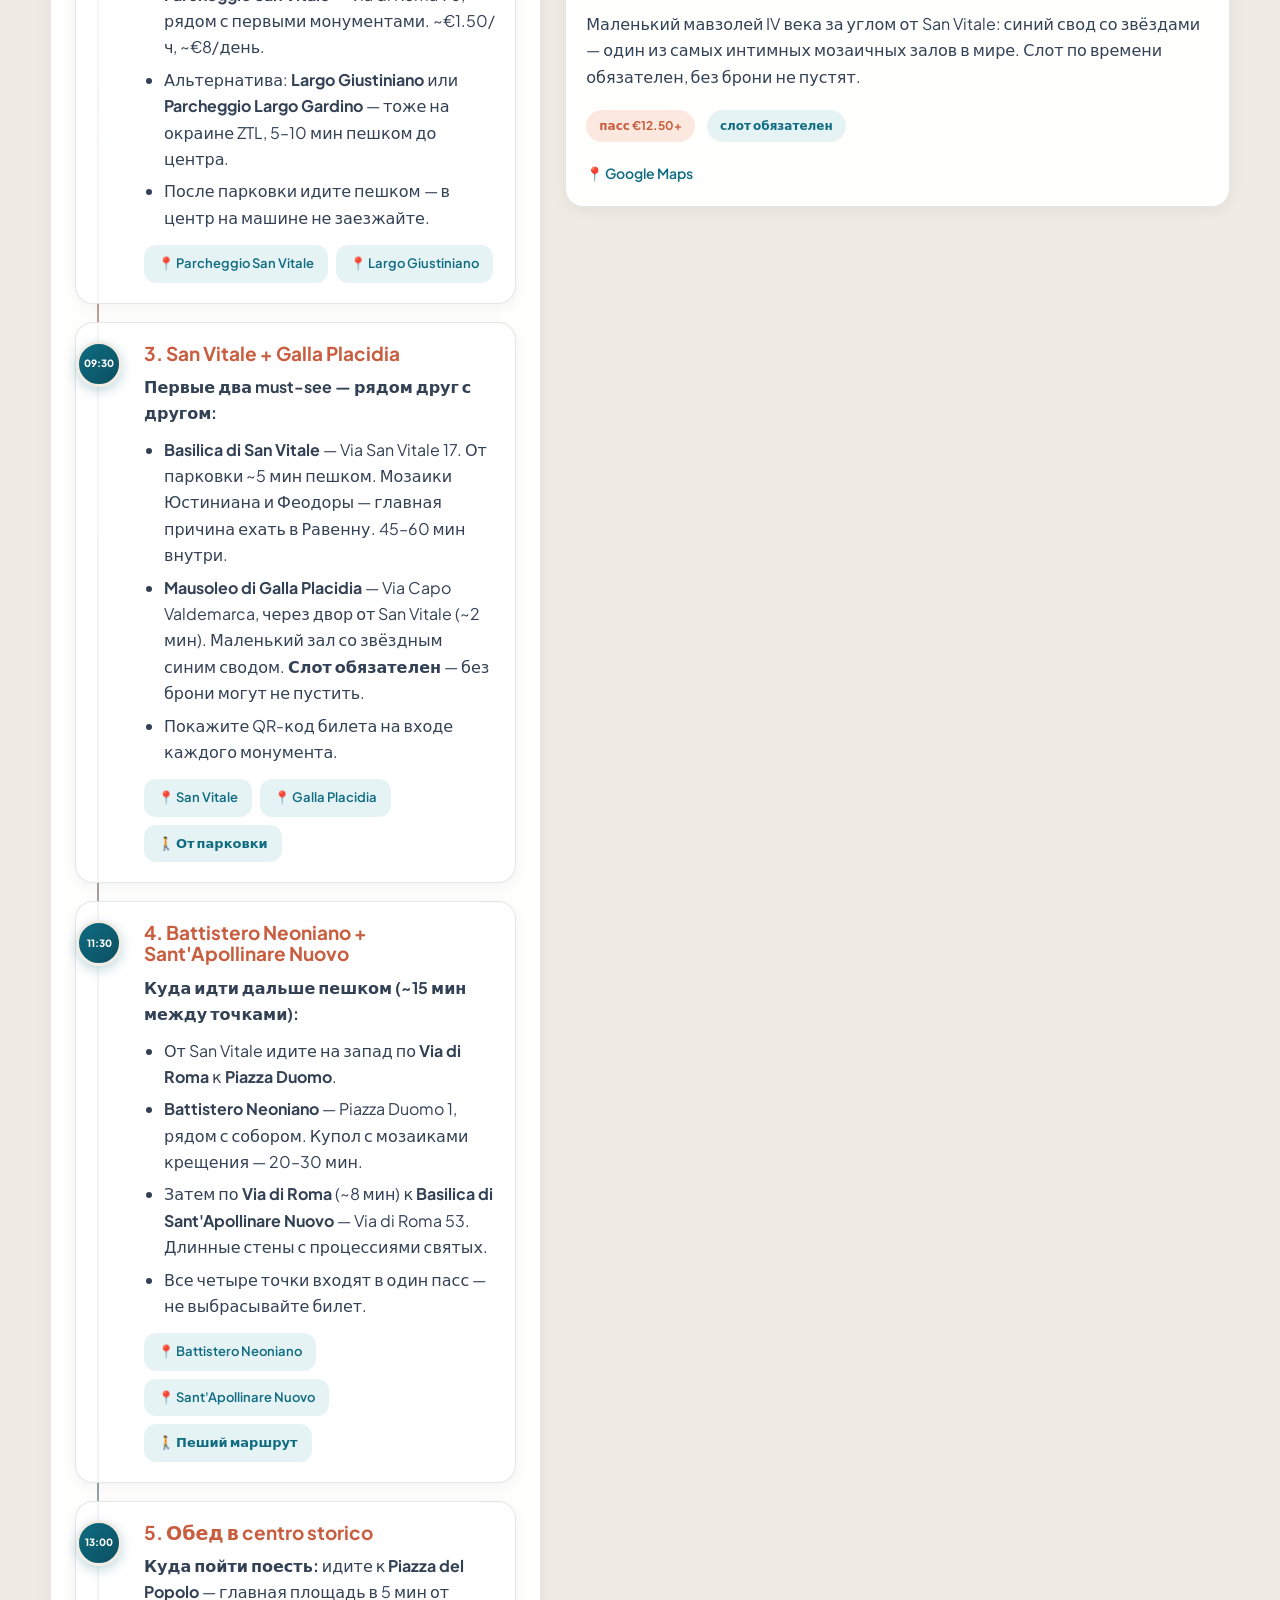
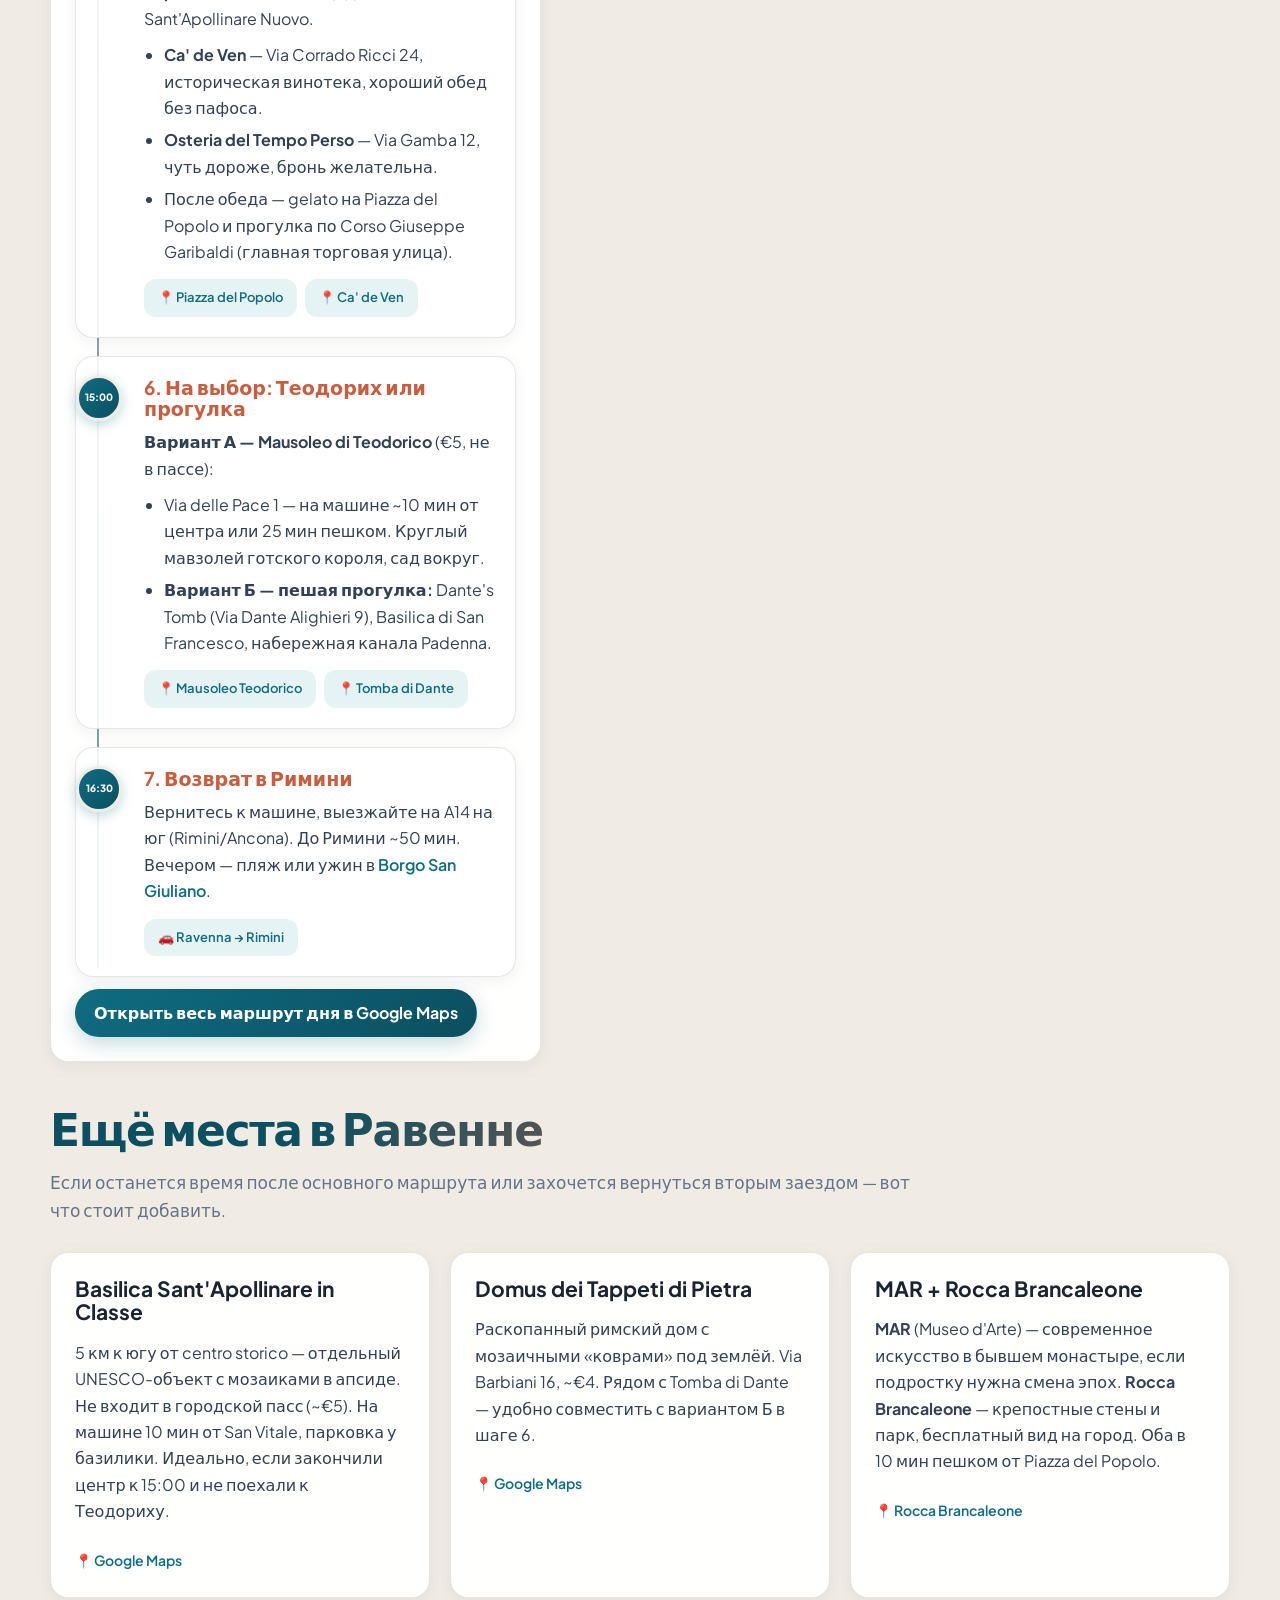
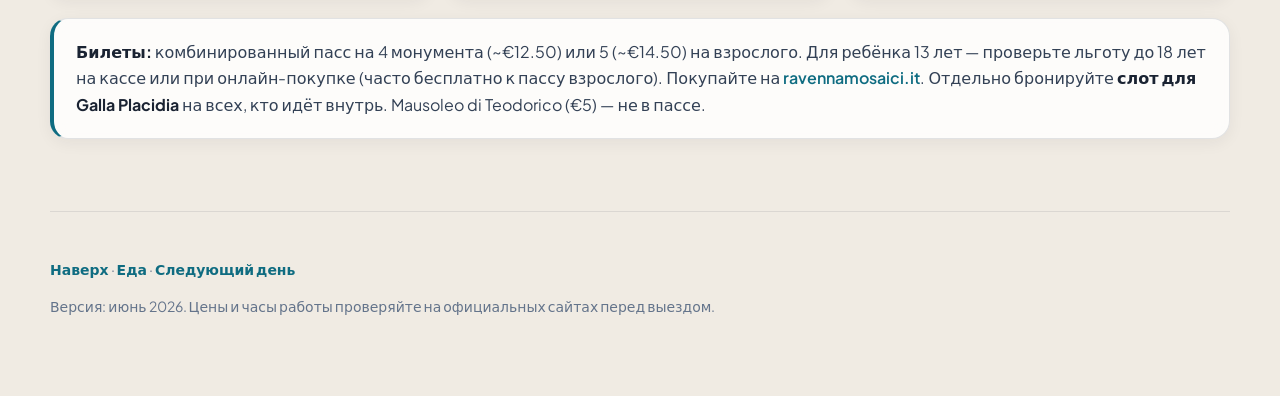
<file: ravenna.html>
<!doctype html>
<html lang="ru">
<head>
  <meta charset="utf-8">
  <meta name="viewport" content="width=device-width, initial-scale=1">
  <title>24 июня — Равенна: мозаики и маршрут дня</title>
  <meta name="description" content="Пошаговый план дня в Равенне: парковки, билеты, мозаики UNESCO, обед и что ещё посмотреть.">
  <link rel="stylesheet" href="site.css">
  <script>
    (function(){try{var k='rimini-guide-theme',t=localStorage.getItem(k);if(t)document.documentElement.setAttribute('data-theme',t);else document.documentElement.setAttribute('data-theme',matchMedia('(prefers-color-scheme:light)').matches?'light':'dark')}catch(e){document.documentElement.setAttribute('data-theme','dark')}})();
  </script>
</head>
<body>
  <header class="hero" id="top">
    <img class="hero-photo" src="images/ravenna-san-vitale.jpg" alt="Базилика Сан-Витале в Равенне">
    <div class="hero-inner">
      <p class="eyebrow">24 июня · авто-день 1</p>
      <h1>Равенна: мозаики UNESCO</h1>
      <p class="subtitle">Первый день с машиной — главный культурный must-see.</p>
    </div>
  </header>
  <main class="page">
    <nav class="topnav" aria-label="Навигация">
      <ul>
        <li><a href="index.html">Главная</a></li>
        <li><a href="rimini.html">Римини</a></li>
        <li><a href="food.html">Еда</a></li>
        <li><a href="ravenna.html" aria-current="page">24 · Равенна</a></li>
        <li><a href="san-marino-gradara.html">25 · СМ+Градара</a></li>
        <li><a href="urbino.html">26 · Урбино</a></li>
        <li><a href="optional.html">Опционально</a></li>
        <li><a href="reference.html">Справочник</a></li>
      </ul>
    </nav>
    <section id="ravenna">
<div class="section-title">
        <h2>24 июня — авто-день 1: Равенна</h2>
        <p>Первый день с машиной — и сразу главный культурный must-see региона. Равенна в 50 км к северу: когда-то столица Западной Римской империи, сегодня — город, где византийские мозаики V–VI веков сохранились лучше, чем где-либо в Европе. Centro storico компактный: один раз припарковались, дальше всё пешком. Стартуйте в 8:00, купите пасс и слот на Galla Placidia заранее — без слота в маленький мавзолей могут не пустить даже с билетом.</p>
      </div>

      <div class="day">
        <article class="card pad">
          <h3>Пошаговый план</h3>
          <p style="margin:0 0 14px;color:var(--muted)">Равенна — 50 км от Римини (~1 ч). Centro storico компактный: после парковки всё пешком в радиусе 1 км. Билет Ravenna Mosaics Pass покрывает 4–5 монументов — покупайте заранее с тайм-слотом на Galla Placidia.</p>
          <div class="timeline">
            <div class="step" data-time="08:00">
              <h3>1. Выезд из Римини</h3>
              <p><strong>Маршрут на машине:</strong></p>
              <ul>
                <li><strong>Быстрее:</strong> A14 на север (Bologna), съезд Ravenna, далее указатели «centro» / «San Vitale». ~45–55 мин, платная дорога ~€3–5 в одну сторону.</li>
                <li><strong>Дешевле:</strong> SS16 Adriatica вдоль моря — ~1 ч 10 мин, без платных участков.</li>
                <li>В навигаторе вбивайте не «центр Равенны», а конкретную парковку (см. следующий шаг).</li>
              </ul>
              <div class="step-links">
                <a href="https://www.google.com/maps/dir/?api=1&origin=Rimini&destination=Ravenna&travelmode=driving" target="_blank" rel="noopener">🚗 Маршрут Rimini → Ravenna</a>
              </div>
            </div>
            <div class="step" data-time="09:10">
              <h3>2. Парковка (вне ZTL)</h3>
              <p><strong>Куда ставить машину:</strong> centro storico Равенны — ZTL. Лучший вариант:</p>
              <ul>
                <li><strong>Parcheggio San Vitale</strong> — Via di Roma 96, рядом с первыми монументами. ~€1.50/ч, ~€8/день.</li>
                <li>Альтернатива: <strong>Largo Giustiniano</strong> или <strong>Parcheggio Largo Gardino</strong> — тоже на окраине ZTL, 5–10 мин пешком до центра.</li>
                <li>После парковки идите пешком — в центр на машине не заезжайте.</li>
              </ul>
              <div class="step-links">
                <a href="https://www.google.com/maps/search/?api=1&query=Parcheggio+San+Vitale+Ravenna" target="_blank" rel="noopener">📍 Parcheggio San Vitale</a>
                <a href="https://www.google.com/maps/search/?api=1&query=Parcheggio+Largo+Giustiniano+Ravenna" target="_blank" rel="noopener">📍 Largo Giustiniano</a>
              </div>
            </div>
            <div class="step" data-time="09:30">
              <h3>3. San Vitale + Galla Placidia</h3>
              <p><strong>Первые два must-see — рядом друг с другом:</strong></p>
              <ul>
                <li><strong>Basilica di San Vitale</strong> — Via San Vitale 17. От парковки ~5 мин пешком. Мозаики Юстиниана и Феодоры — главная причина ехать в Равенну. 45–60 мин внутри.</li>
                <li><strong>Mausoleo di Galla Placidia</strong> — Via Capo Valdemarca, через двор от San Vitale (~2 мин). Маленький зал со звёздным синим сводом. <strong>Слот обязателен</strong> — без брони могут не пустить.</li>
                <li>Покажите QR-код билета на входе каждого монумента.</li>
              </ul>
              <div class="step-links">
                <a href="https://www.google.com/maps/search/?api=1&query=Basilica+di+San+Vitale+Ravenna" target="_blank" rel="noopener">📍 San Vitale</a>
                <a href="https://www.google.com/maps/search/?api=1&query=Mausoleo+di+Galla+Placidia+Ravenna" target="_blank" rel="noopener">📍 Galla Placidia</a>
                <a href="https://www.google.com/maps/dir/?api=1&origin=Parcheggio+San+Vitale,+Ravenna&destination=Basilica+di+San+Vitale,+Ravenna&travelmode=walking" target="_blank" rel="noopener">🚶 От парковки</a>
              </div>
            </div>
            <div class="step" data-time="11:30">
              <h3>4. Battistero Neoniano + Sant'Apollinare Nuovo</h3>
              <p><strong>Куда идти дальше пешком (~15 мин между точками):</strong></p>
              <ul>
                <li>От San Vitale идите на запад по <strong>Via di Roma</strong> к <strong>Piazza Duomo</strong>.</li>
                <li><strong>Battistero Neoniano</strong> — Piazza Duomo 1, рядом с собором. Купол с мозаиками крещения — 20–30 мин.</li>
                <li>Затем по <strong>Via di Roma</strong> (~8 мин) к <strong>Basilica di Sant'Apollinare Nuovo</strong> — Via di Roma 53. Длинные стены с процессиями святых.</li>
                <li>Все четыре точки входят в один пасс — не выбрасывайте билет.</li>
              </ul>
              <div class="step-links">
                <a href="https://www.google.com/maps/search/?api=1&query=Battistero+Neoniano+Ravenna" target="_blank" rel="noopener">📍 Battistero Neoniano</a>
                <a href="https://www.google.com/maps/search/?api=1&query=Basilica+di+Sant'Apollinare+Nuovo+Ravenna" target="_blank" rel="noopener">📍 Sant'Apollinare Nuovo</a>
                <a href="https://www.google.com/maps/dir/Basilica+di+San+Vitale,+Ravenna/Battistero+Neoniano,+Ravenna/Basilica+di+Sant'Apollinare+Nuovo,+Ravenna" target="_blank" rel="noopener">🚶 Пеший маршрут</a>
              </div>
            </div>
            <div class="step" data-time="13:00">
              <h3>5. Обед в centro storico</h3>
              <p><strong>Куда пойти поесть:</strong> идите к <strong>Piazza del Popolo</strong> — главная площадь в 5 мин от Sant'Apollinare Nuovo.</p>
              <ul>
                <li><strong>Ca' de Ven</strong> — Via Corrado Ricci 24, историческая винотека, хороший обед без пафоса.</li>
                <li><strong>Osteria del Tempo Perso</strong> — Via Gamba 12, чуть дороже, бронь желательна.</li>
                <li>После обеда — gelato на Piazza del Popolo и прогулка по Corso Giuseppe Garibaldi (главная торговая улица).</li>
              </ul>
              <div class="step-links">
                <a href="https://www.google.com/maps/search/?api=1&query=Piazza+del+Popolo+Ravenna" target="_blank" rel="noopener">📍 Piazza del Popolo</a>
                <a href="https://www.google.com/maps/search/?api=1&query=Ca'+de+Ven+Ravenna" target="_blank" rel="noopener">📍 Ca' de Ven</a>
              </div>
            </div>
            <div class="step" data-time="15:00">
              <h3>6. На выбор: Теодорих или прогулка</h3>
              <p><strong>Вариант А — Mausoleo di Teodorico</strong> (€5, не в пассе):</p>
              <ul>
                <li>Via delle Pace 1 — на машине ~10 мин от центра или 25 мин пешком. Круглый мавзолей готского короля, сад вокруг.</li>
                <li><strong>Вариант Б — пешая прогулка:</strong> Dante's Tomb (Via Dante Alighieri 9), Basilica di San Francesco, набережная канала Padenna.</li>
              </ul>
              <div class="step-links">
                <a href="https://www.google.com/maps/search/?api=1&query=Mausoleo+di+Teodorico+Ravenna" target="_blank" rel="noopener">📍 Mausoleo Teodorico</a>
                <a href="https://www.google.com/maps/search/?api=1&query=Tomba+di+Dante+Ravenna" target="_blank" rel="noopener">📍 Tomba di Dante</a>
              </div>
            </div>
            <div class="step" data-time="16:30">
              <h3>7. Возврат в Римини</h3>
              <p>Вернитесь к машине, выезжайте на A14 на юг (Rimini/Ancona). До Римини ~50 мин. Вечером — пляж или ужин в <a href="rimini.html#rimini">Borgo San Giuliano</a>.</p>
              <div class="step-links">
                <a href="https://www.google.com/maps/dir/?api=1&origin=Ravenna&destination=Rimini&travelmode=driving" target="_blank" rel="noopener">🚗 Ravenna → Rimini</a>
              </div>
            </div>
          </div>
          <a class="map-link" href="https://www.google.com/maps/dir/Rimini/Parcheggio+San+Vitale,+Ravenna/Basilica+di+San+Vitale/Mausoleo+di+Galla+Placidia/Battistero+Neoniano/Basilica+di+Sant'Apollinare+Nuovo/Piazza+del+Popolo,+Ravenna/Rimini" target="_blank" rel="noopener">Открыть весь маршрут дня в Google Maps</a>
        </article>

        <div class="grid">
          <article class="card photo-card">
            <img src="images/ravenna-san-vitale.jpg" alt="Базилика Сан-Витале в Равенне" loading="lazy">
            <div class="body">
              <h3>Basilica di San Vitale</h3>
              <p>Via San Vitale 17 — византийская базилика VI века с золотыми мозаиками императора Юстиниана и императрицы Феодоры. Главная причина ехать в Равенну. От парковки 5 мин пешком, внутри 45–60 мин.</p>
              <div class="meta"><span class="pill price">в пассе</span><span class="pill">45–60 мин</span></div>
              <a class="maps-pin" href="https://www.google.com/maps/search/?api=1&query=Basilica+di+San+Vitale+Ravenna" target="_blank" rel="noopener">📍 Google Maps</a>
            </div>
          </article>
          <article class="card photo-card">
            <img src="images/ravenna-galla-placidia.jpg" alt="Мавзолей Галлы Плацидии в Равенне" loading="lazy">
            <div class="body">
              <h3>Mausoleo di Galla Placidia</h3>
              <p>Маленький мавзолей IV века за углом от San Vitale: синий свод со звёздами — один из самых интимных мозаичных залов в мире. Слот по времени обязателен, без брони не пустят.</p>
              <div class="meta"><span class="pill price">пасс €12.50+</span><span class="pill">слот обязателен</span></div>
              <a class="maps-pin" href="https://www.google.com/maps/search/?api=1&query=Mausoleo+di+Galla+Placidia+Ravenna" target="_blank" rel="noopener">📍 Google Maps</a>
            </div>
          </article>
        </div>
      </div>

      <div class="section-title" style="margin-top:42px">
        <h2>Ещё места в Равенне</h2>
        <p>Если останется время после основного маршрута или захочется вернуться вторым заездом — вот что стоит добавить.</p>
      </div>

      <div class="grid three">
        <article class="card pad">
          <h3>Basilica Sant'Apollinare in Classe</h3>
          <p>5 км к югу от centro storico — отдельный UNESCO-объект с мозаиками в апсиде. Не входит в городской пасс (~€5). На машине 10 мин от San Vitale, парковка у базилики. Идеально, если закончили центр к 15:00 и не поехали к Теодориху.</p>
          <a class="maps-pin" href="https://www.google.com/maps/search/?api=1&query=Basilica+Sant'Apollinare+in+Classe+Ravenna" target="_blank" rel="noopener">📍 Google Maps</a>
        </article>
        <article class="card pad">
          <h3>Domus dei Tappeti di Pietra</h3>
          <p>Раскопанный римский дом с мозаичными «коврами» под землёй. Via Barbiani 16, ~€4. Рядом с Tomba di Dante — удобно совместить с вариантом Б в шаге 6.</p>
          <a class="maps-pin" href="https://www.google.com/maps/search/?api=1&query=Domus+dei+Tappeti+di+Pietra+Ravenna" target="_blank" rel="noopener">📍 Google Maps</a>
        </article>
        <article class="card pad">
          <h3>MAR + Rocca Brancaleone</h3>
          <p><strong>MAR</strong> (Museo d'Arte) — современное искусство в бывшем монастыре, если подростку нужна смена эпох. <strong>Rocca Brancaleone</strong> — крепостные стены и парк, бесплатный вид на город. Оба в 10 мин пешком от Piazza del Popolo.</p>
          <a class="maps-pin" href="https://www.google.com/maps/search/?api=1&query=Rocca+Brancaleone+Ravenna" target="_blank" rel="noopener">📍 Rocca Brancaleone</a>
        </article>
      </div>

      <div class="note">
        <strong>Билеты:</strong> комбинированный пасс на 4 монумента (~€12.50) или 5 (~€14.50) на взрослого. Для ребёнка 13 лет — проверьте льготу до 18 лет на кассе или при онлайн-покупке (часто бесплатно к пассу взрослого). Покупайте на <a href="https://www.ravennamosaici.it/en/ticketoffice/" target="_blank" rel="noopener">ravennamosaici.it</a>. Отдельно бронируйте <strong>слот для Galla Placidia</strong> на всех, кто идёт внутрь. Mausoleo di Teodorico (€5) — не в пассе.
      </div>
    </section>
    <footer>
      <p><a href="#top">Наверх</a> · <a href="food.html">Еда</a> · <a href="san-marino-gradara.html">Следующий день</a></p>
      <p>Версия: июнь 2026. Цены и часы работы проверяйте на официальных сайтах перед выездом.</p>
    </footer>
  </main>
  <script src="site.js" defer></script>
</body>
</html>
</file>
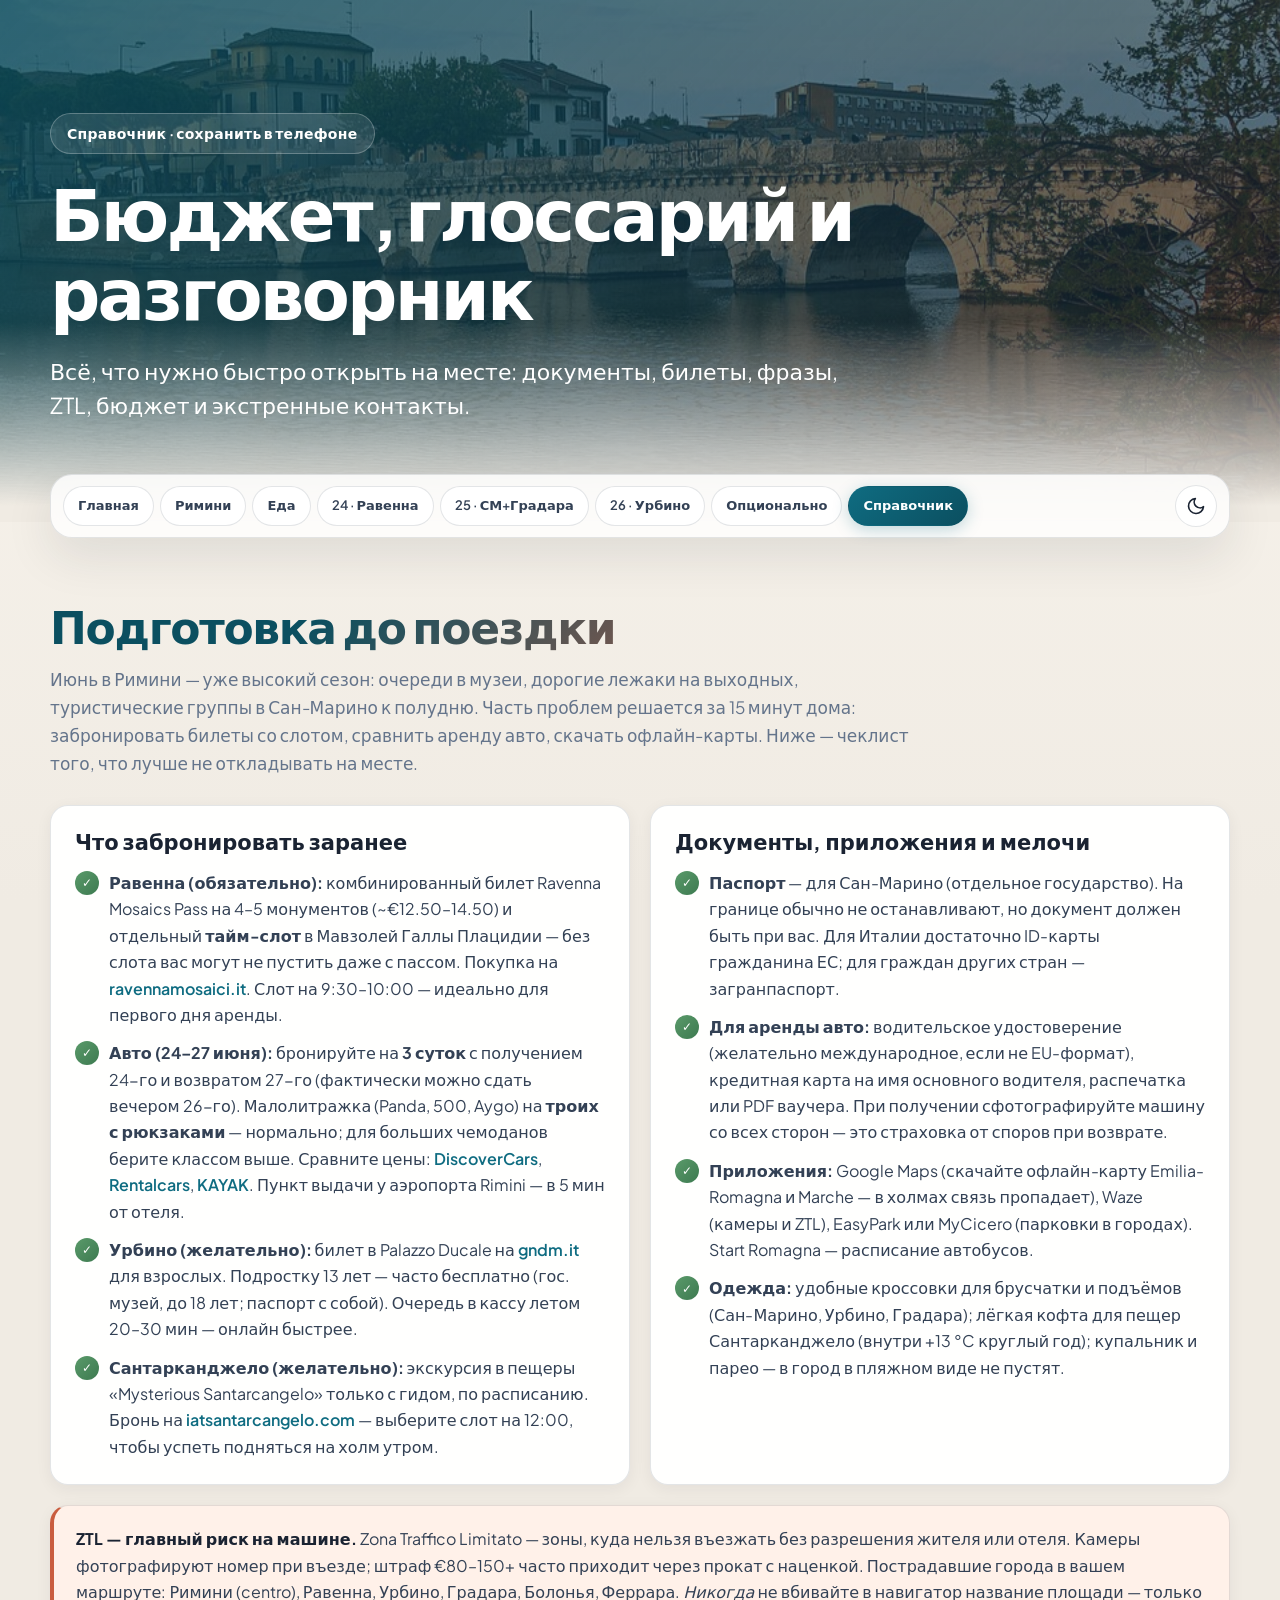
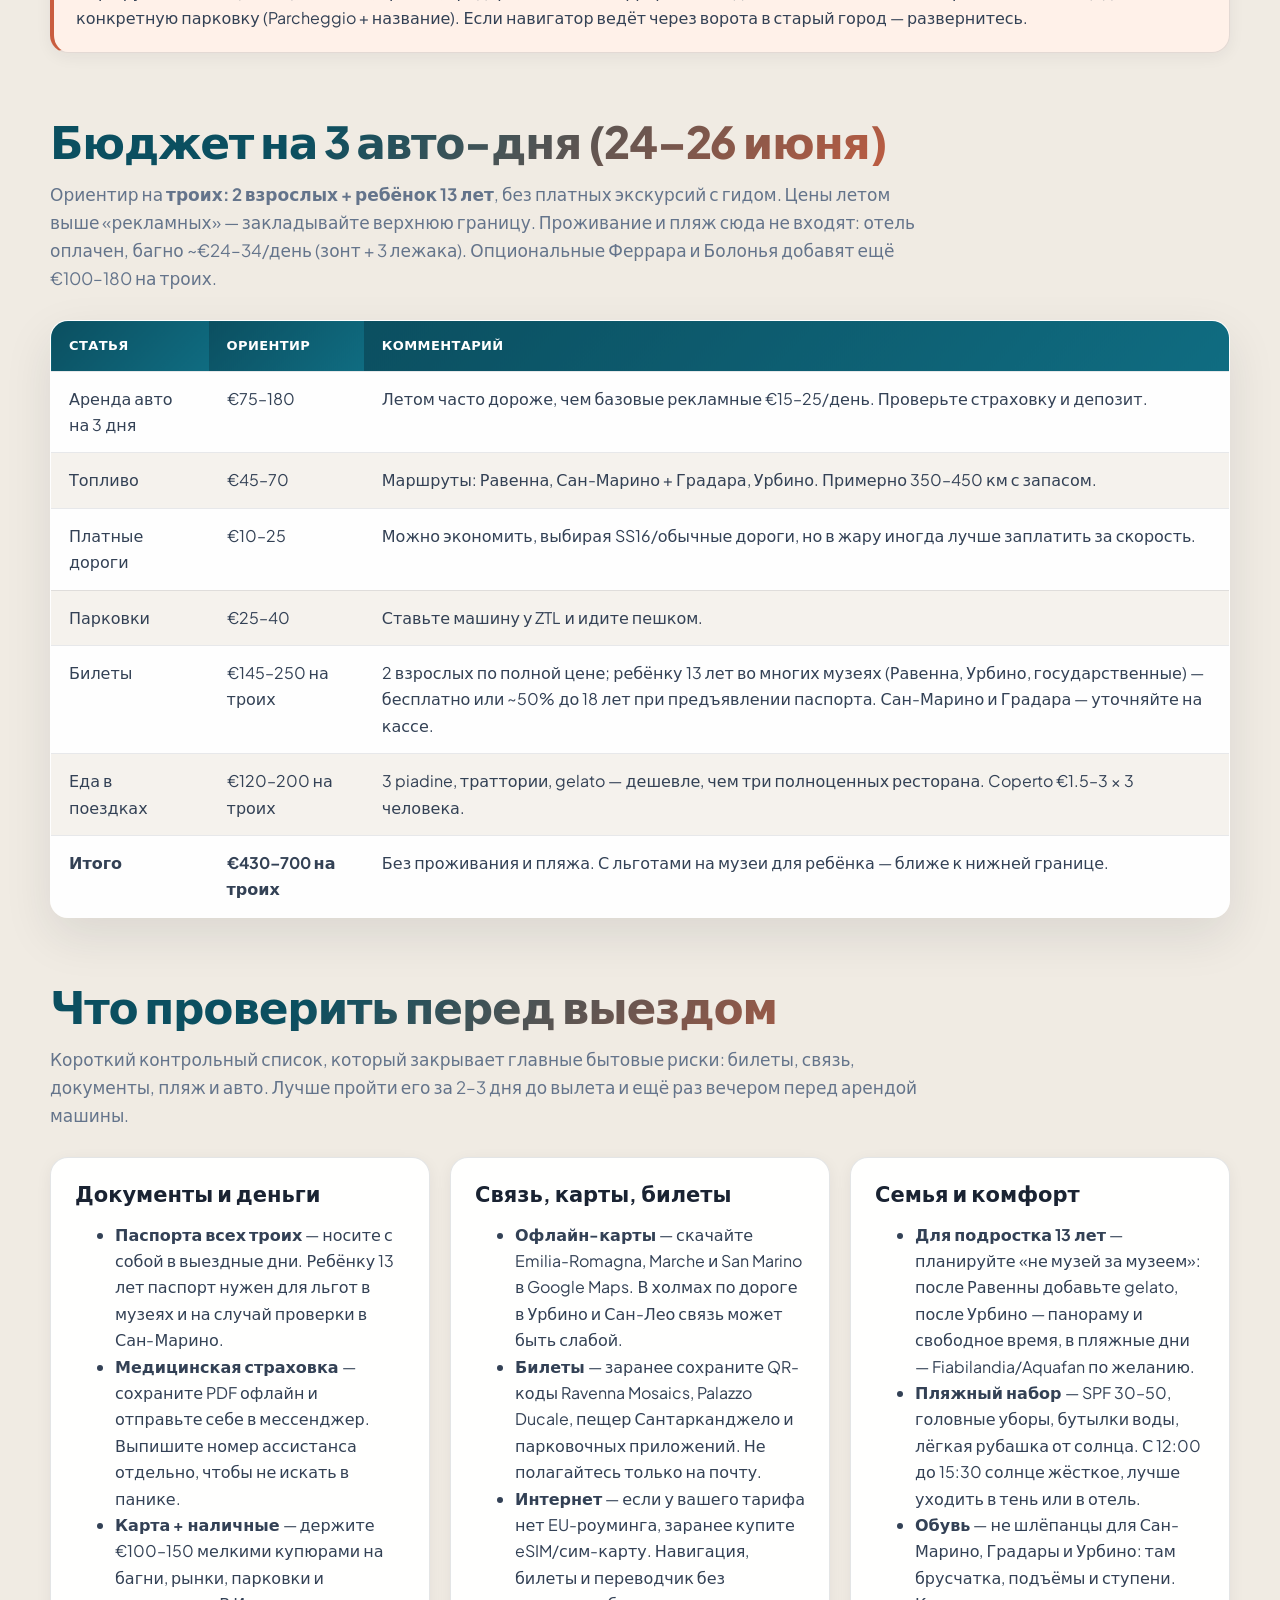
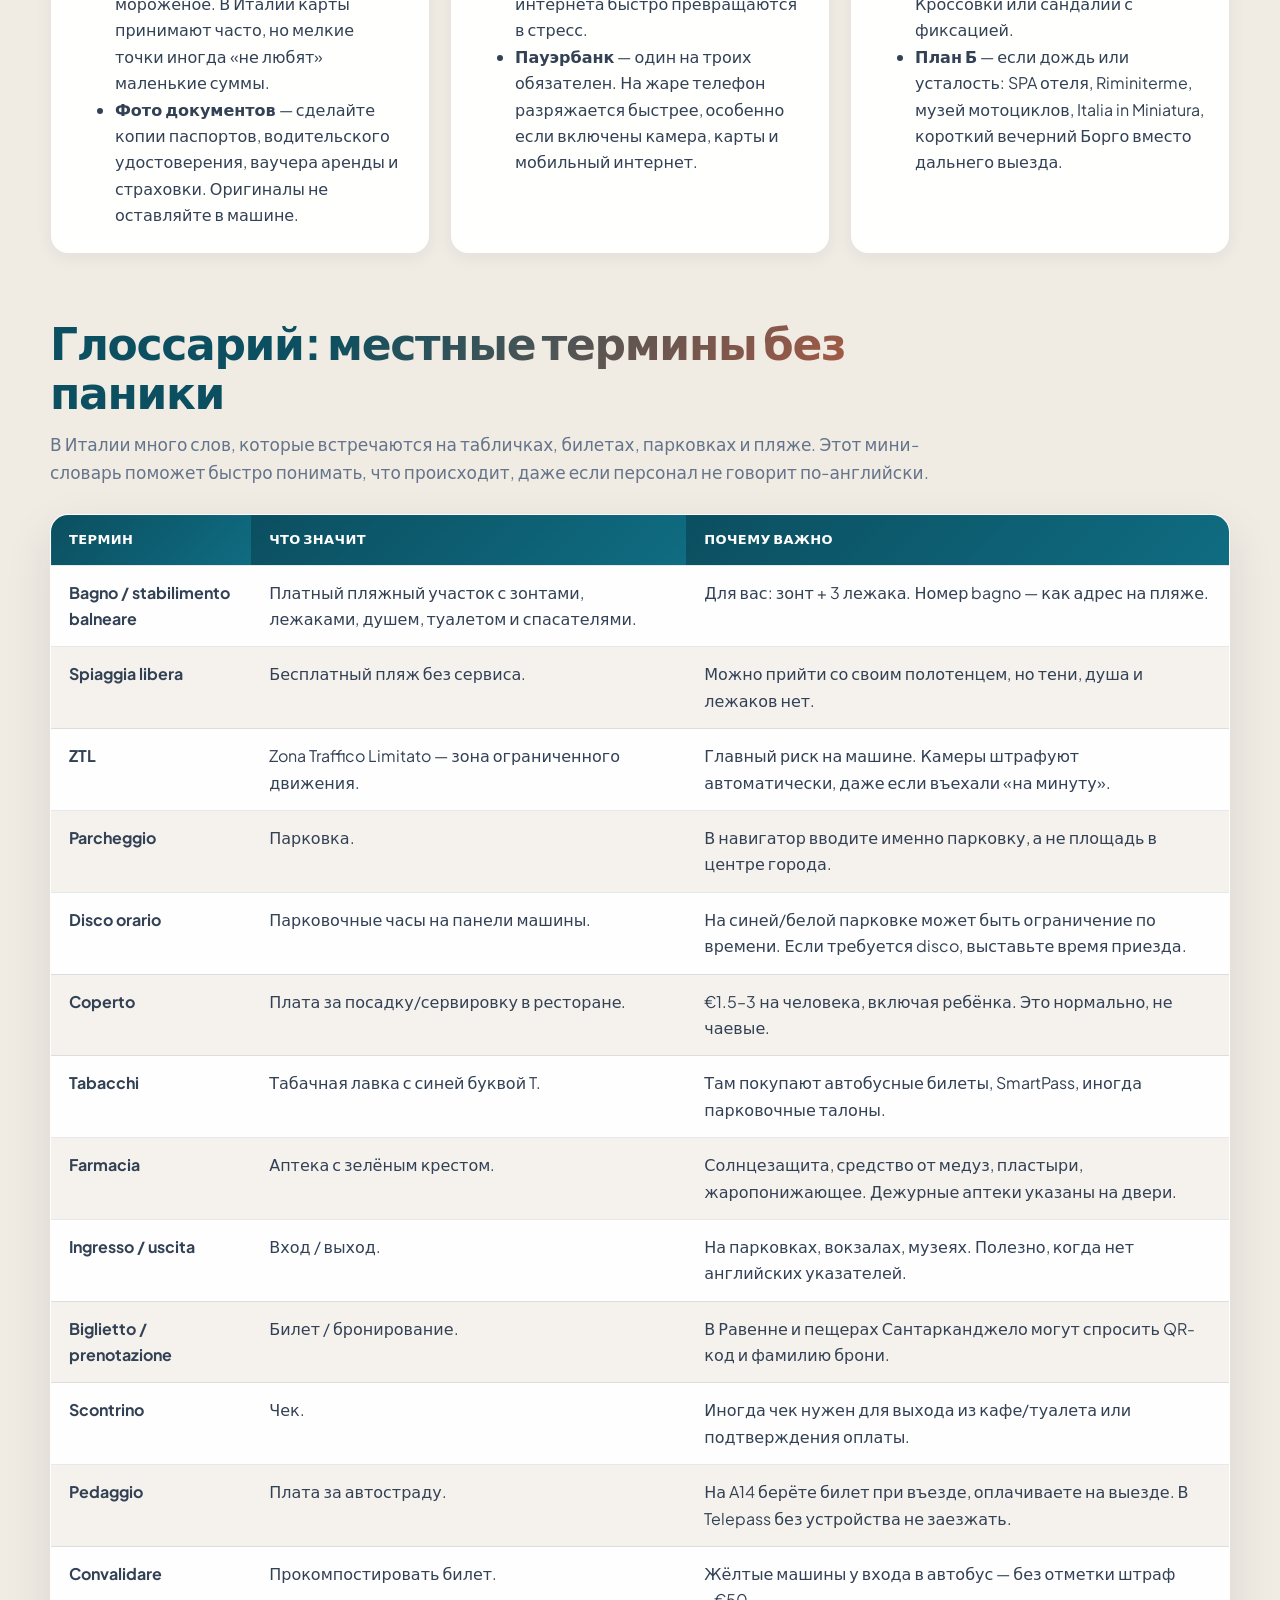
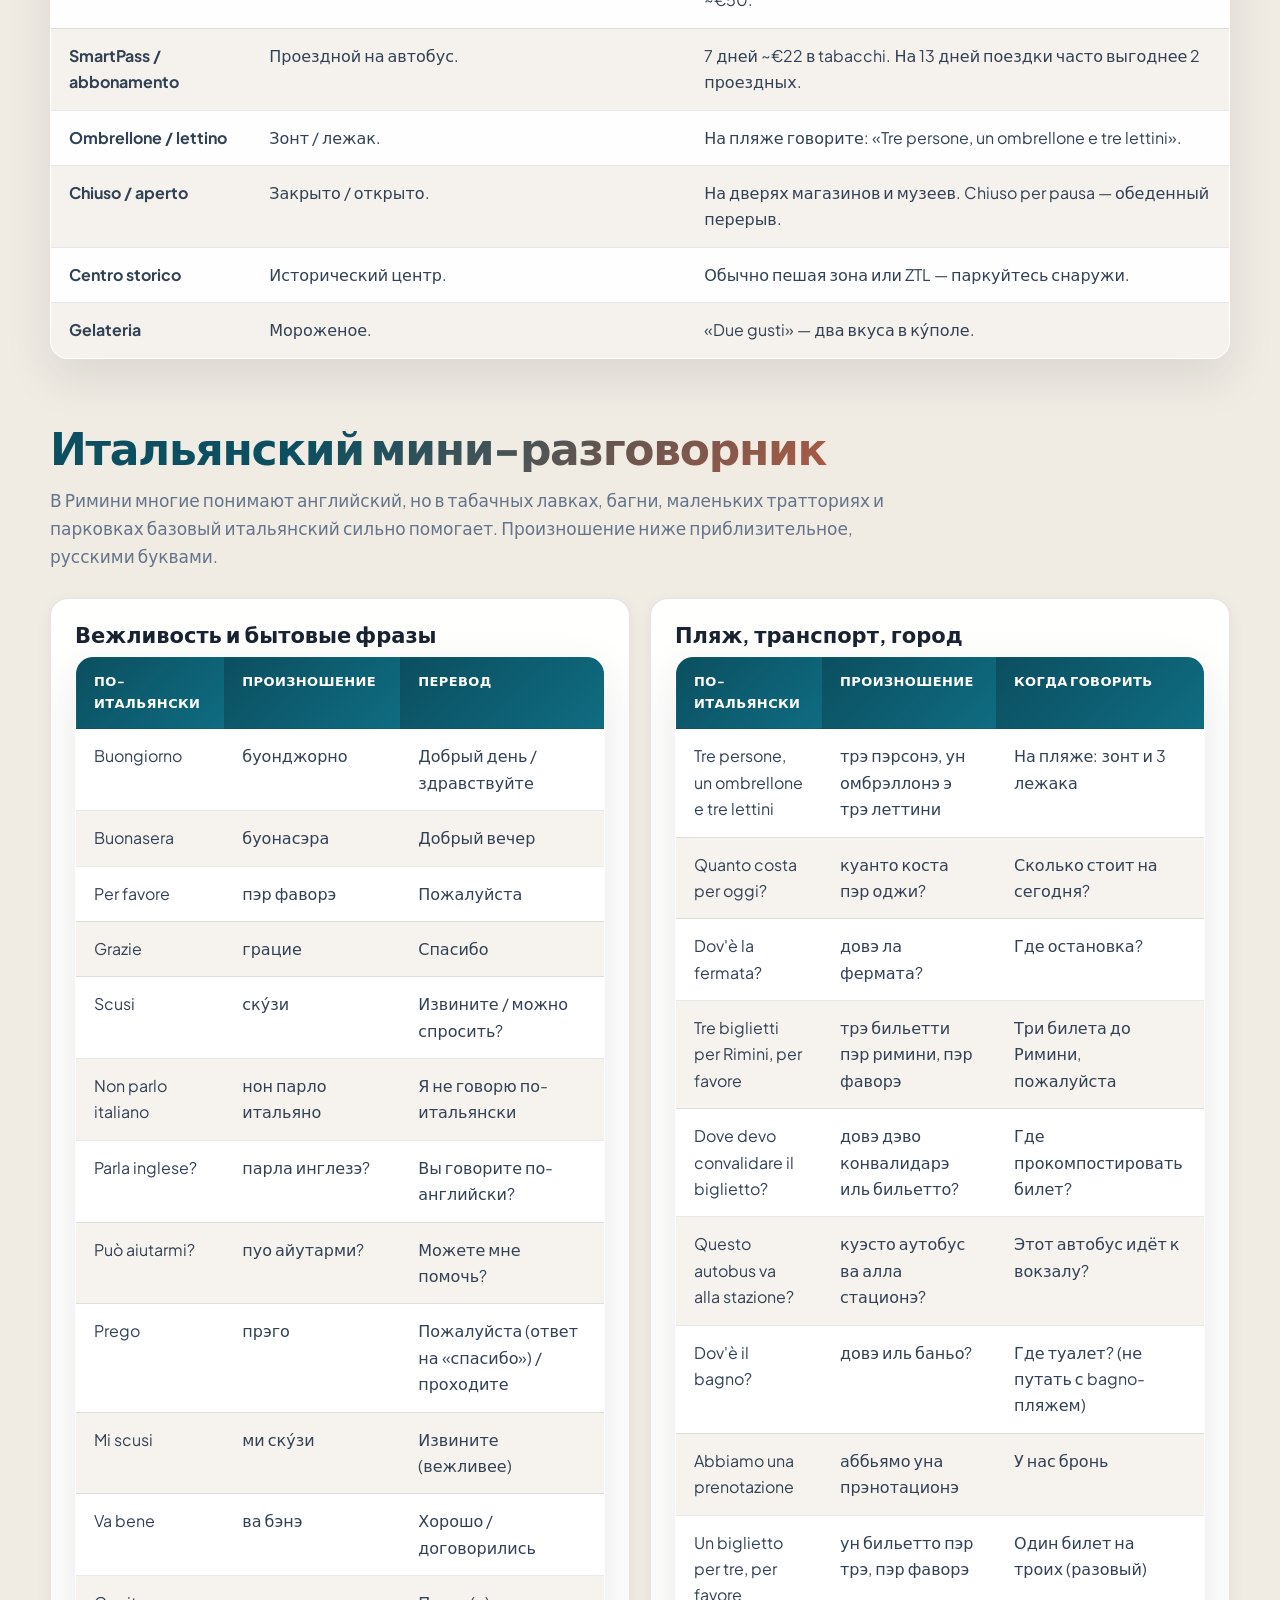
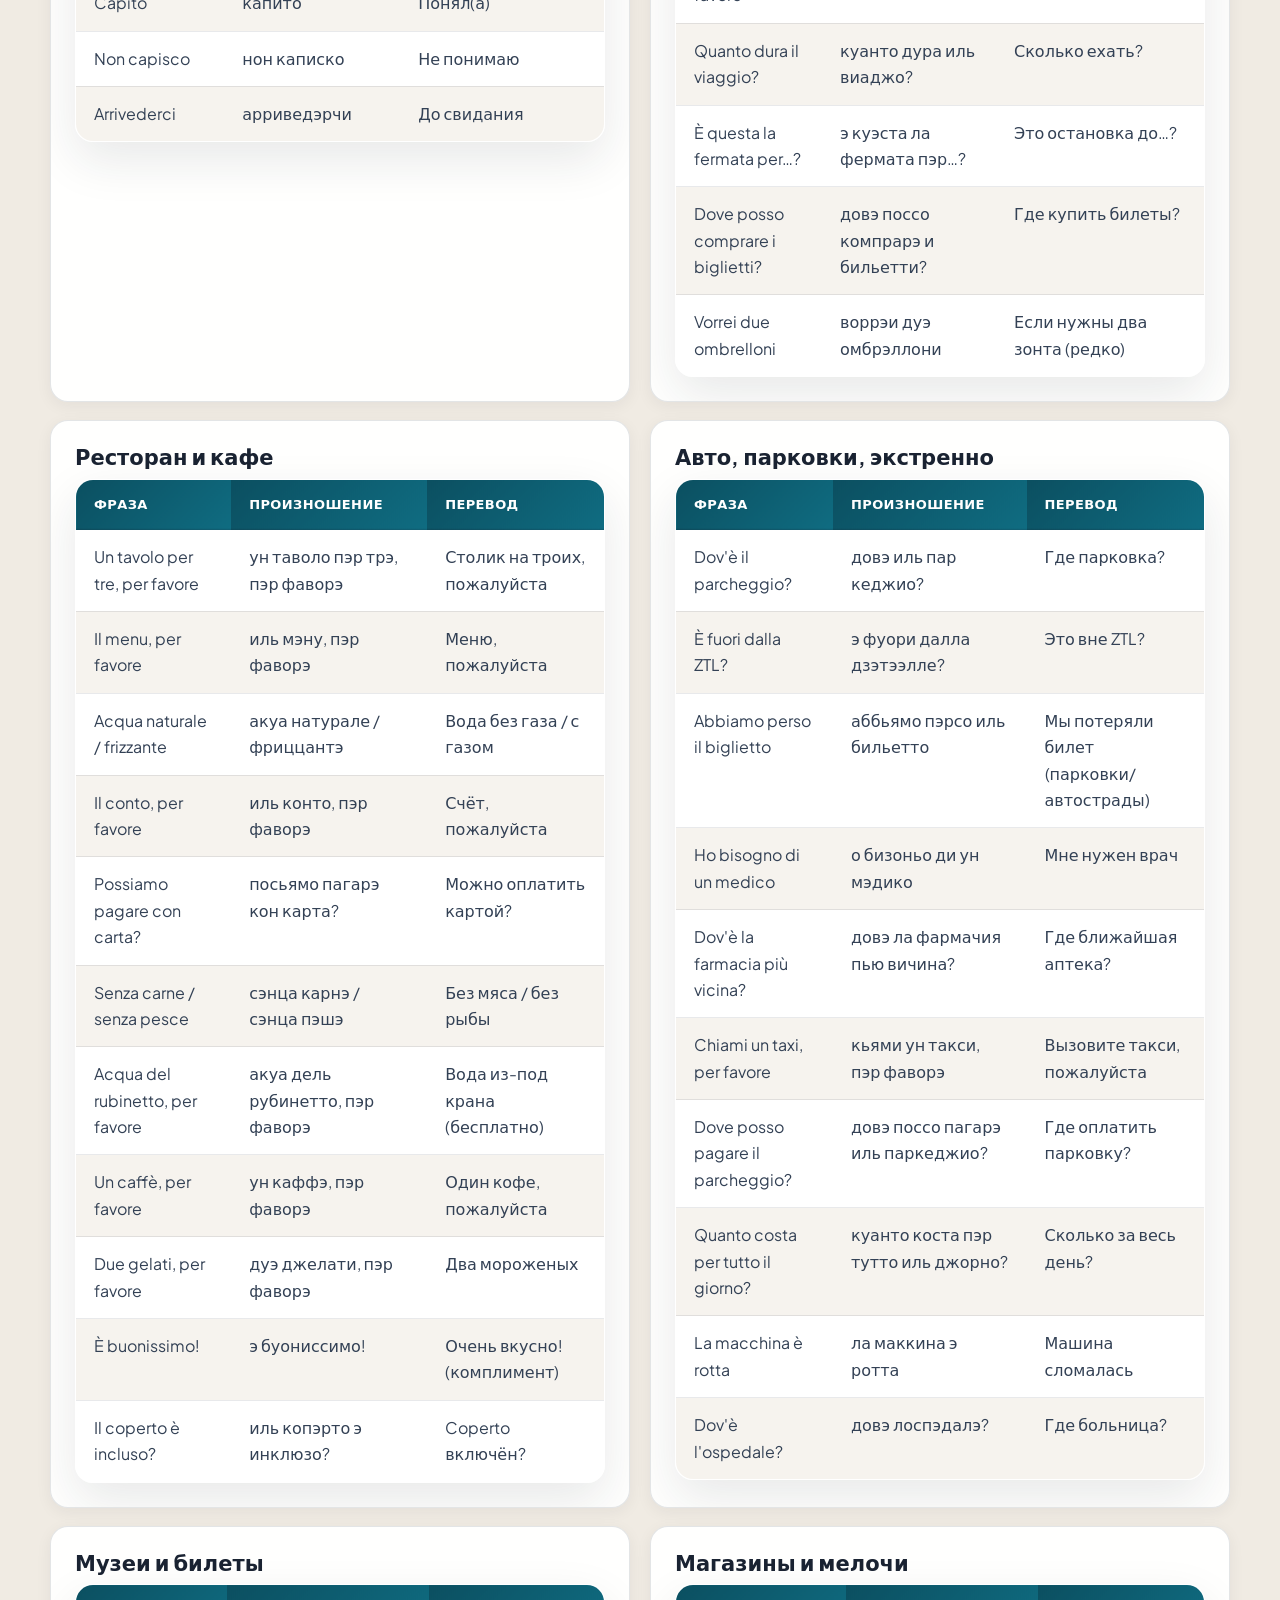
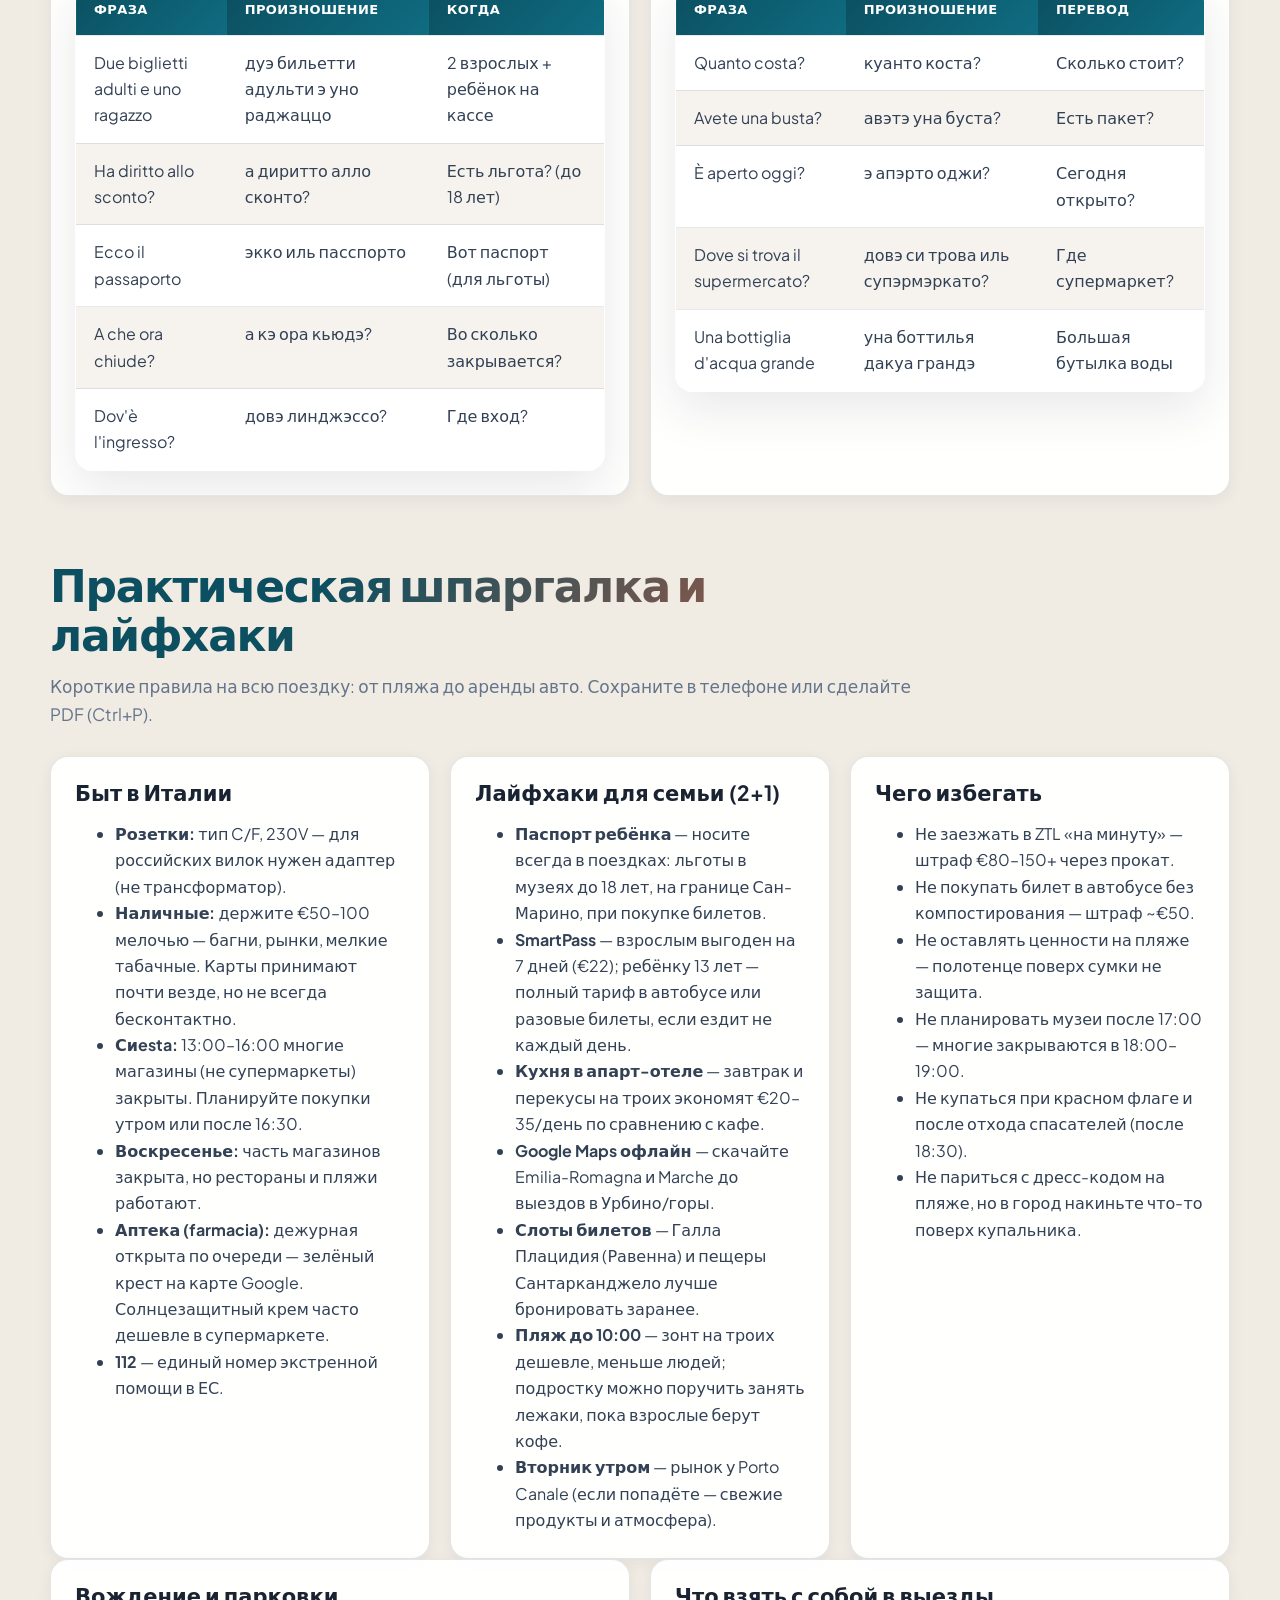
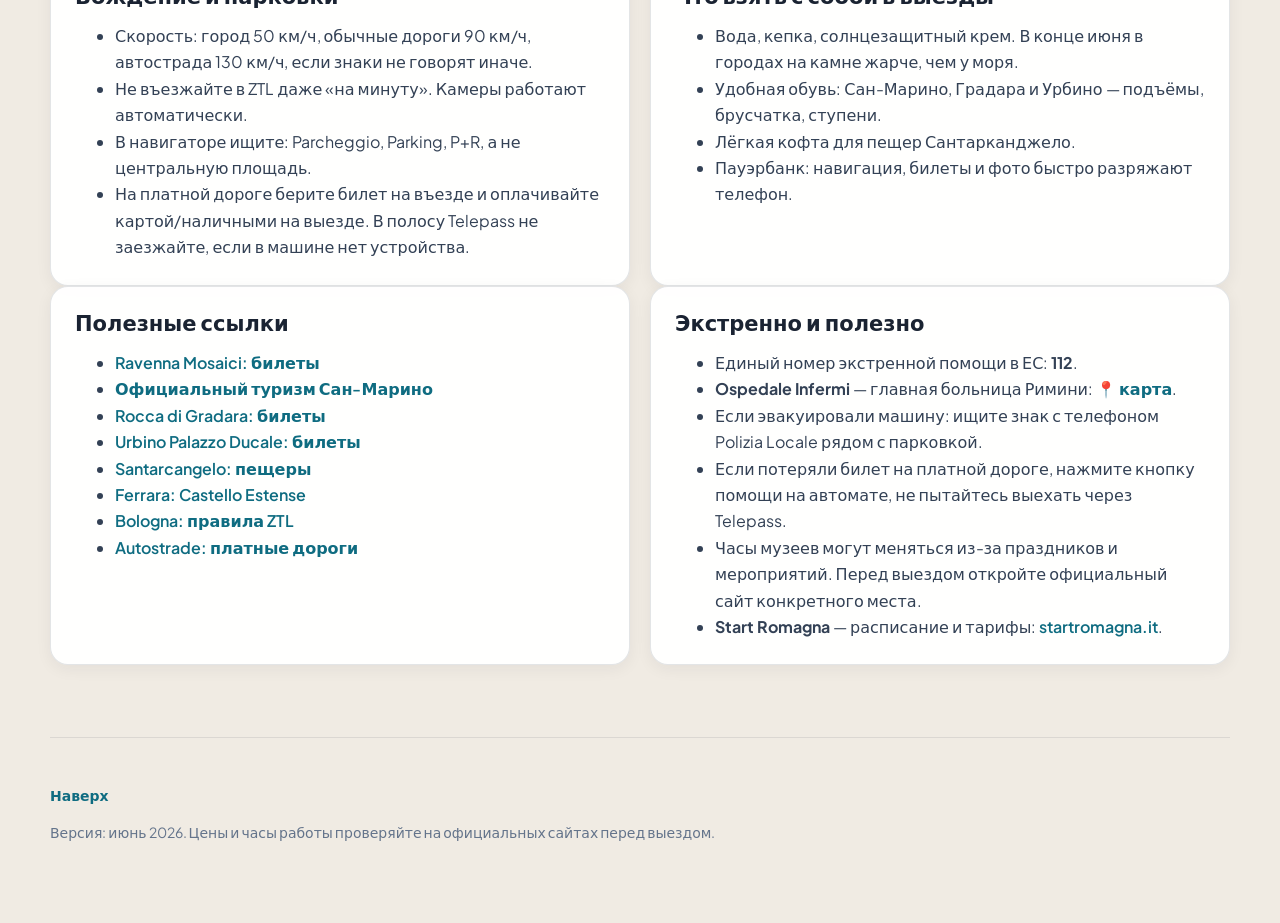
<file: reference.html>
<!doctype html>
<html lang="ru">
<head>
  <meta charset="utf-8">
  <meta name="viewport" content="width=device-width, initial-scale=1">
  <title>Справочник: подготовка, бюджет, глоссарий, разговорник</title>
  <meta name="description" content="Чеклист перед выездом, бюджет на троих, глоссарий терминов, итальянский разговорник и лайфхаки.">
  <link rel="stylesheet" href="site.css">
  <script>
    (function(){try{var k='rimini-guide-theme',t=localStorage.getItem(k);if(t)document.documentElement.setAttribute('data-theme',t);else document.documentElement.setAttribute('data-theme',matchMedia('(prefers-color-scheme:light)').matches?'light':'dark')}catch(e){document.documentElement.setAttribute('data-theme','dark')}})();
  </script>
</head>
<body>
  <header class="hero" id="top">
    <img class="hero-photo" src="images/borgo-san-giuliano.jpg" alt="Борго Сан-Джулиано">
    <div class="hero-inner">
      <p class="eyebrow">Справочник · сохранить в телефоне</p>
      <h1>Бюджет, глоссарий и разговорник</h1>
      <p class="subtitle">Всё, что нужно быстро открыть на месте: документы, билеты, фразы, ZTL, бюджет и экстренные контакты.</p>
    </div>
  </header>
  <main class="page">
    <nav class="topnav" aria-label="Навигация">
      <ul>
        <li><a href="index.html">Главная</a></li>
        <li><a href="rimini.html">Римини</a></li>
        <li><a href="food.html">Еда</a></li>
        <li><a href="ravenna.html">24 · Равенна</a></li>
        <li><a href="san-marino-gradara.html">25 · СМ+Градара</a></li>
        <li><a href="urbino.html">26 · Урбино</a></li>
        <li><a href="optional.html">Опционально</a></li>
        <li><a href="reference.html" aria-current="page">Справочник</a></li>
      </ul>
    </nav>
    <section id="prep">
<div class="section-title">
        <h2>Подготовка до поездки</h2>
        <p>Июнь в Римини — уже высокий сезон: очереди в музеи, дорогие лежаки на выходных, туристические группы в Сан-Марино к полудню. Часть проблем решается за 15 минут дома: забронировать билеты со слотом, сравнить аренду авто, скачать офлайн-карты. Ниже — чеклист того, что лучше не откладывать на месте.</p>
      </div>

      <div class="grid two">
        <article class="card pad">
          <h3>Что забронировать заранее</h3>
          <ul class="checklist">
            <li><strong>Равенна (обязательно):</strong> комбинированный билет Ravenna Mosaics Pass на 4–5 монументов (~€12.50–14.50) и отдельный <strong>тайм-слот</strong> в Мавзолей Галлы Плацидии — без слота вас могут не пустить даже с пассом. Покупка на <a href="https://www.ravennamosaici.it/en/ticketoffice/" target="_blank" rel="noopener">ravennamosaici.it</a>. Слот на 9:30–10:00 — идеально для первого дня аренды.</li>
            <li><strong>Авто (24–27 июня):</strong> бронируйте на <strong>3 суток</strong> с получением 24-го и возвратом 27-го (фактически можно сдать вечером 26-го). Малолитражка (Panda, 500, Aygo) на <strong>троих с рюкзаками</strong> — нормально; для больших чемоданов берите классом выше. Сравните цены: <a href="https://www.discovercars.com/italy-mainland/rimini/rmi" target="_blank" rel="noopener">DiscoverCars</a>, <a href="https://www.rentalcars.com/" target="_blank" rel="noopener">Rentalcars</a>, <a href="https://www.kayak.com/Cheap-Rimini-Car-Rentals.27638.cars.ksp" target="_blank" rel="noopener">KAYAK</a>. Пункт выдачи у аэропорта Rimini — в 5 мин от отеля.</li>
            <li><strong>Урбино (желательно):</strong> билет в Palazzo Ducale на <a href="https://gndm.it/en/visit/" target="_blank" rel="noopener">gndm.it</a> для взрослых. Подростку 13 лет — часто бесплатно (гос. музей, до 18 лет; паспорт с собой). Очередь в кассу летом 20–30 мин — онлайн быстрее.</li>
            <li><strong>Сантарканджело (желательно):</strong> экскурсия в пещеры «Mysterious Santarcangelo» только с гидом, по расписанию. Бронь на <a href="https://iatsantarcangelo.com/en/guided-tours/mysterious-santarcangelo-the-hidden-underground-city/" target="_blank" rel="noopener">iatsantarcangelo.com</a> — выберите слот на 12:00, чтобы успеть подняться на холм утром.</li>
          </ul>
        </article>

        <article class="card pad">
          <h3>Документы, приложения и мелочи</h3>
          <ul class="checklist">
            <li><strong>Паспорт</strong> — для Сан-Марино (отдельное государство). На границе обычно не останавливают, но документ должен быть при вас. Для Италии достаточно ID-карты гражданина ЕС; для граждан других стран — загранпаспорт.</li>
            <li><strong>Для аренды авто:</strong> водительское удостоверение (желательно международное, если не EU-формат), кредитная карта на имя основного водителя, распечатка или PDF ваучера. При получении сфотографируйте машину со всех сторон — это страховка от споров при возврате.</li>
            <li><strong>Приложения:</strong> Google Maps (скачайте офлайн-карту Emilia-Romagna и Marche — в холмах связь пропадает), Waze (камеры и ZTL), EasyPark или MyCicero (парковки в городах). Start Romagna — расписание автобусов.</li>
            <li><strong>Одежда:</strong> удобные кроссовки для брусчатки и подъёмов (Сан-Марино, Урбино, Градара); лёгкая кофта для пещер Сантарканджело (внутри +13 °C круглый год); купальник и парео — в город в пляжном виде не пустят.</li>
          </ul>
        </article>
      </div>

      <div class="note warning">
        <strong>ZTL — главный риск на машине.</strong> Zona Traffico Limitato — зоны, куда нельзя въезжать без разрешения жителя или отеля. Камеры фотографируют номер при въезде; штраф €80–150+ часто приходит через прокат с наценкой. Пострадавшие города в вашем маршруте: Римини (centro), Равенна, Урбино, Градара, Болонья, Феррара. <em>Никогда</em> не вбивайте в навигатор название площади — только конкретную парковку (Parcheggio + название). Если навигатор ведёт через ворота в старый город — развернитесь.
      </div>
    </section>
    <section id="budget">
<div class="section-title">
        <h2>Бюджет на 3 авто-дня (24–26 июня)</h2>
        <p>Ориентир на <strong>троих: 2 взрослых + ребёнок 13 лет</strong>, без платных экскурсий с гидом. Цены летом выше «рекламных» — закладывайте верхнюю границу. Проживание и пляж сюда не входят: отель оплачен, багно ~€24–34/день (зонт + 3 лежака). Опциональные Феррара и Болонья добавят ещё €100–180 на троих.</p>
      </div>

      <table aria-label="Бюджет поездки">
        <thead>
          <tr>
            <th>Статья</th>
            <th>Ориентир</th>
            <th>Комментарий</th>
          </tr>
        </thead>
        <tbody>
          <tr>
            <td>Аренда авто на 3 дня</td>
            <td>€75–180</td>
            <td>Летом часто дороже, чем базовые рекламные €15–25/день. Проверьте страховку и депозит.</td>
          </tr>
          <tr>
            <td>Топливо</td>
            <td>€45–70</td>
            <td>Маршруты: Равенна, Сан-Марино + Градара, Урбино. Примерно 350–450 км с запасом.</td>
          </tr>
          <tr>
            <td>Платные дороги</td>
            <td>€10–25</td>
            <td>Можно экономить, выбирая SS16/обычные дороги, но в жару иногда лучше заплатить за скорость.</td>
          </tr>
          <tr>
            <td>Парковки</td>
            <td>€25–40</td>
            <td>Ставьте машину у ZTL и идите пешком.</td>
          </tr>
          <tr>
            <td>Билеты</td>
            <td>€145–250 на троих</td>
            <td>2 взрослых по полной цене; ребёнку 13 лет во многих музеях (Равенна, Урбино, государственные) — бесплатно или ~50% до 18 лет при предъявлении паспорта. Сан-Марино и Градара — уточняйте на кассе.</td>
          </tr>
          <tr>
            <td>Еда в поездках</td>
            <td>€120–200 на троих</td>
            <td>3 piadine, траттории, gelato — дешевле, чем три полноценных ресторана. Coperto €1.5–3 × 3 человека.</td>
          </tr>
          <tr>
            <td><strong>Итого</strong></td>
            <td><strong>€430–700 на троих</strong></td>
            <td>Без проживания и пляжа. С льготами на музеи для ребёнка — ближе к нижней границе.</td>
          </tr>
        </tbody>
      </table>
    </section>
    <section id="preflight">
<div class="section-title">
        <h2>Что проверить перед выездом</h2>
        <p>Короткий контрольный список, который закрывает главные бытовые риски: билеты, связь, документы, пляж и авто. Лучше пройти его за 2–3 дня до вылета и ещё раз вечером перед арендой машины.</p>
      </div>

      <div class="grid three">
        <article class="card pad">
          <h3>Документы и деньги</h3>
          <ul>
            <li><strong>Паспорта всех троих</strong> — носите с собой в выездные дни. Ребёнку 13 лет паспорт нужен для льгот в музеях и на случай проверки в Сан-Марино.</li>
            <li><strong>Медицинская страховка</strong> — сохраните PDF офлайн и отправьте себе в мессенджер. Выпишите номер ассистанса отдельно, чтобы не искать в панике.</li>
            <li><strong>Карта + наличные</strong> — держите €100–150 мелкими купюрами на багни, рынки, парковки и мороженое. В Италии карты принимают часто, но мелкие точки иногда «не любят» маленькие суммы.</li>
            <li><strong>Фото документов</strong> — сделайте копии паспортов, водительского удостоверения, ваучера аренды и страховки. Оригиналы не оставляйте в машине.</li>
          </ul>
        </article>

        <article class="card pad">
          <h3>Связь, карты, билеты</h3>
          <ul>
            <li><strong>Офлайн-карты</strong> — скачайте Emilia-Romagna, Marche и San Marino в Google Maps. В холмах по дороге в Урбино и Сан-Лео связь может быть слабой.</li>
            <li><strong>Билеты</strong> — заранее сохраните QR-коды Ravenna Mosaics, Palazzo Ducale, пещер Сантарканджело и парковочных приложений. Не полагайтесь только на почту.</li>
            <li><strong>Интернет</strong> — если у вашего тарифа нет EU-роуминга, заранее купите eSIM/сим-карту. Навигация, билеты и переводчик без интернета быстро превращаются в стресс.</li>
            <li><strong>Пауэрбанк</strong> — один на троих обязателен. На жаре телефон разряжается быстрее, особенно если включены камера, карты и мобильный интернет.</li>
          </ul>
        </article>

        <article class="card pad">
          <h3>Семья и комфорт</h3>
          <ul>
            <li><strong>Для подростка 13 лет</strong> — планируйте «не музей за музеем»: после Равенны добавьте gelato, после Урбино — панораму и свободное время, в пляжные дни — Fiabilandia/Aquafan по желанию.</li>
            <li><strong>Пляжный набор</strong> — SPF 30–50, головные уборы, бутылки воды, лёгкая рубашка от солнца. С 12:00 до 15:30 солнце жёсткое, лучше уходить в тень или в отель.</li>
            <li><strong>Обувь</strong> — не шлёпанцы для Сан-Марино, Градары и Урбино: там брусчатка, подъёмы и ступени. Кроссовки или сандалии с фиксацией.</li>
            <li><strong>План Б</strong> — если дождь или усталость: SPA отеля, Riminiterme, музей мотоциклов, Italia in Miniatura, короткий вечерний Борго вместо дальнего выезда.</li>
          </ul>
        </article>
      </div>
    </section>
    <section id="glossary">
<div class="section-title">
        <h2>Глоссарий: местные термины без паники</h2>
        <p>В Италии много слов, которые встречаются на табличках, билетах, парковках и пляже. Этот мини-словарь поможет быстро понимать, что происходит, даже если персонал не говорит по-английски.</p>
      </div>

      <table aria-label="Глоссарий туристических терминов">
        <thead>
          <tr>
            <th>Термин</th>
            <th>Что значит</th>
            <th>Почему важно</th>
          </tr>
        </thead>
        <tbody>
          <tr>
            <td><strong>Bagno / stabilimento balneare</strong></td>
            <td>Платный пляжный участок с зонтами, лежаками, душем, туалетом и спасателями.</td>
            <td>Для вас: зонт + 3 лежака. Номер bagno — как адрес на пляже.</td>
          </tr>
          <tr>
            <td><strong>Spiaggia libera</strong></td>
            <td>Бесплатный пляж без сервиса.</td>
            <td>Можно прийти со своим полотенцем, но тени, душа и лежаков нет.</td>
          </tr>
          <tr>
            <td><strong>ZTL</strong></td>
            <td>Zona Traffico Limitato — зона ограниченного движения.</td>
            <td>Главный риск на машине. Камеры штрафуют автоматически, даже если въехали «на минуту».</td>
          </tr>
          <tr>
            <td><strong>Parcheggio</strong></td>
            <td>Парковка.</td>
            <td>В навигатор вводите именно парковку, а не площадь в центре города.</td>
          </tr>
          <tr>
            <td><strong>Disco orario</strong></td>
            <td>Парковочные часы на панели машины.</td>
            <td>На синей/белой парковке может быть ограничение по времени. Если требуется disco, выставьте время приезда.</td>
          </tr>
          <tr>
            <td><strong>Coperto</strong></td>
            <td>Плата за посадку/сервировку в ресторане.</td>
            <td>€1.5–3 на человека, включая ребёнка. Это нормально, не чаевые.</td>
          </tr>
          <tr>
            <td><strong>Tabacchi</strong></td>
            <td>Табачная лавка с синей буквой T.</td>
            <td>Там покупают автобусные билеты, SmartPass, иногда парковочные талоны.</td>
          </tr>
          <tr>
            <td><strong>Farmacia</strong></td>
            <td>Аптека с зелёным крестом.</td>
            <td>Солнцезащита, средство от медуз, пластыри, жаропонижающее. Дежурные аптеки указаны на двери.</td>
          </tr>
          <tr>
            <td><strong>Ingresso / uscita</strong></td>
            <td>Вход / выход.</td>
            <td>На парковках, вокзалах, музеях. Полезно, когда нет английских указателей.</td>
          </tr>
          <tr>
            <td><strong>Biglietto / prenotazione</strong></td>
            <td>Билет / бронирование.</td>
            <td>В Равенне и пещерах Сантарканджело могут спросить QR-код и фамилию брони.</td>
          </tr>
          <tr>
            <td><strong>Scontrino</strong></td>
            <td>Чек.</td>
            <td>Иногда чек нужен для выхода из кафе/туалета или подтверждения оплаты.</td>
          </tr>
          <tr>
            <td><strong>Pedaggio</strong></td>
            <td>Плата за автостраду.</td>
            <td>На A14 берёте билет при въезде, оплачиваете на выезде. В Telepass без устройства не заезжать.</td>
          </tr>
          <tr>
            <td><strong>Convalidare</strong></td>
            <td>Прокомпостировать билет.</td>
            <td>Жёлтые машины у входа в автобус — без отметки штраф ~€50.</td>
          </tr>
          <tr>
            <td><strong>SmartPass / abbonamento</strong></td>
            <td>Проездной на автобус.</td>
            <td>7 дней ~€22 в tabacchi. На 13 дней поездки часто выгоднее 2 проездных.</td>
          </tr>
          <tr>
            <td><strong>Ombrellone / lettino</strong></td>
            <td>Зонт / лежак.</td>
            <td>На пляже говорите: «Tre persone, un ombrellone e tre lettini».</td>
          </tr>
          <tr>
            <td><strong>Chiuso / aperto</strong></td>
            <td>Закрыто / открыто.</td>
            <td>На дверях магазинов и музеев. Chiuso per pausa — обеденный перерыв.</td>
          </tr>
          <tr>
            <td><strong>Centro storico</strong></td>
            <td>Исторический центр.</td>
            <td>Обычно пешая зона или ZTL — паркуйтесь снаружи.</td>
          </tr>
          <tr>
            <td><strong>Gelateria</strong></td>
            <td>Мороженое.</td>
            <td>«Due gusti» — два вкуса в ку́поле.</td>
          </tr>
        </tbody>
      </table>
    </section>
    <section id="phrasebook">
<div class="section-title">
        <h2>Итальянский мини-разговорник</h2>
        <p>В Римини многие понимают английский, но в табачных лавках, багни, маленьких тратториях и парковках базовый итальянский сильно помогает. Произношение ниже приблизительное, русскими буквами.</p>
      </div>

      <div class="grid two">
        <article class="card pad">
          <h3>Вежливость и бытовые фразы</h3>
          <table aria-label="Итальянские бытовые фразы">
            <thead>
              <tr>
                <th>По-итальянски</th>
                <th>Произношение</th>
                <th>Перевод</th>
              </tr>
            </thead>
            <tbody>
              <tr><td>Buongiorno</td><td>буонджорно</td><td>Добрый день / здравствуйте</td></tr>
              <tr><td>Buonasera</td><td>буонасэра</td><td>Добрый вечер</td></tr>
              <tr><td>Per favore</td><td>пэр фаворэ</td><td>Пожалуйста</td></tr>
              <tr><td>Grazie</td><td>грацие</td><td>Спасибо</td></tr>
              <tr><td>Scusi</td><td>ску́зи</td><td>Извините / можно спросить?</td></tr>
              <tr><td>Non parlo italiano</td><td>нон парло итальяно</td><td>Я не говорю по-итальянски</td></tr>
              <tr><td>Parla inglese?</td><td>парла инглезэ?</td><td>Вы говорите по-английски?</td></tr>
              <tr><td>Può aiutarmi?</td><td>пуо айутарми?</td><td>Можете мне помочь?</td></tr>
              <tr><td>Prego</td><td>прэго</td><td>Пожалуйста (ответ на «спасибо») / проходите</td></tr>
              <tr><td>Mi scusi</td><td>ми ску́зи</td><td>Извините (вежливее)</td></tr>
              <tr><td>Va bene</td><td>ва бэнэ</td><td>Хорошо / договорились</td></tr>
              <tr><td>Capito</td><td>капито</td><td>Понял(а)</td></tr>
              <tr><td>Non capisco</td><td>нон каписко</td><td>Не понимаю</td></tr>
              <tr><td>Arrivederci</td><td>арриведэрчи</td><td>До свидания</td></tr>
            </tbody>
          </table>
        </article>

        <article class="card pad">
          <h3>Пляж, транспорт, город</h3>
          <table aria-label="Фразы для пляжа и транспорта">
            <thead>
              <tr>
                <th>По-итальянски</th>
                <th>Произношение</th>
                <th>Когда говорить</th>
              </tr>
            </thead>
            <tbody>
              <tr><td>Tre persone, un ombrellone e tre lettini</td><td>трэ пэрсонэ, ун омбрэллонэ э трэ леттини</td><td>На пляже: зонт и 3 лежака</td></tr>
              <tr><td>Quanto costa per oggi?</td><td>куанто коста пэр оджи?</td><td>Сколько стоит на сегодня?</td></tr>
              <tr><td>Dov'è la fermata?</td><td>довэ ла фермата?</td><td>Где остановка?</td></tr>
              <tr><td>Tre biglietti per Rimini, per favore</td><td>трэ бильетти пэр римини, пэр фаворэ</td><td>Три билета до Римини, пожалуйста</td></tr>
              <tr><td>Dove devo convalidare il biglietto?</td><td>довэ дэво конвалидарэ иль бильетто?</td><td>Где прокомпостировать билет?</td></tr>
              <tr><td>Questo autobus va alla stazione?</td><td>куэсто аутобус ва алла стационэ?</td><td>Этот автобус идёт к вокзалу?</td></tr>
              <tr><td>Dov'è il bagno?</td><td>довэ иль баньо?</td><td>Где туалет? (не путать с bagno-пляжем)</td></tr>
              <tr><td>Abbiamo una prenotazione</td><td>аббьямо уна прэнотационэ</td><td>У нас бронь</td></tr>
              <tr><td>Un biglietto per tre, per favore</td><td>ун бильетто пэр трэ, пэр фаворэ</td><td>Один билет на троих (разовый)</td></tr>
              <tr><td>Quanto dura il viaggio?</td><td>куанто дура иль виаджо?</td><td>Сколько ехать?</td></tr>
              <tr><td>È questa la fermata per…?</td><td>э куэста ла фермата пэр…?</td><td>Это остановка до…?</td></tr>
              <tr><td>Dove posso comprare i biglietti?</td><td>довэ поссо компрарэ и бильетти?</td><td>Где купить билеты?</td></tr>
              <tr><td>Vorrei due ombrelloni</td><td>воррэи дуэ омбрэллони</td><td>Если нужны два зонта (редко)</td></tr>
            </tbody>
          </table>
        </article>
      </div>

      <div class="grid two" style="margin-top:18px">
        <article class="card pad">
          <h3>Ресторан и кафе</h3>
          <table aria-label="Фразы для ресторана">
            <thead>
              <tr>
                <th>Фраза</th>
                <th>Произношение</th>
                <th>Перевод</th>
              </tr>
            </thead>
            <tbody>
              <tr><td>Un tavolo per tre, per favore</td><td>ун таволо пэр трэ, пэр фаворэ</td><td>Столик на троих, пожалуйста</td></tr>
              <tr><td>Il menu, per favore</td><td>иль мэну, пэр фаворэ</td><td>Меню, пожалуйста</td></tr>
              <tr><td>Acqua naturale / frizzante</td><td>акуа натурале / фриццантэ</td><td>Вода без газа / с газом</td></tr>
              <tr><td>Il conto, per favore</td><td>иль конто, пэр фаворэ</td><td>Счёт, пожалуйста</td></tr>
              <tr><td>Possiamo pagare con carta?</td><td>посьямо пагарэ кон карта?</td><td>Можно оплатить картой?</td></tr>
              <tr><td>Senza carne / senza pesce</td><td>сэнца карнэ / сэнца пэшэ</td><td>Без мяса / без рыбы</td></tr>
              <tr><td>Acqua del rubinetto, per favore</td><td>акуа дель рубинетто, пэр фаворэ</td><td>Вода из-под крана (бесплатно)</td></tr>
              <tr><td>Un caffè, per favore</td><td>ун каффэ, пэр фаворэ</td><td>Один кофе, пожалуйста</td></tr>
              <tr><td>Due gelati, per favore</td><td>дуэ джелати, пэр фаворэ</td><td>Два мороженых</td></tr>
              <tr><td>È buonissimo!</td><td>э буониссимо!</td><td>Очень вкусно! (комплимент)</td></tr>
              <tr><td>Il coperto è incluso?</td><td>иль копэрто э инклюзо?</td><td>Coperto включён?</td></tr>
            </tbody>
          </table>
        </article>

        <article class="card pad">
          <h3>Авто, парковки, экстренно</h3>
          <table aria-label="Фразы для авто и экстренных случаев">
            <thead>
              <tr>
                <th>Фраза</th>
                <th>Произношение</th>
                <th>Перевод</th>
              </tr>
            </thead>
            <tbody>
              <tr><td>Dov'è il parcheggio?</td><td>довэ иль пар кеджио?</td><td>Где парковка?</td></tr>
              <tr><td>È fuori dalla ZTL?</td><td>э фуори далла дзэтээлле?</td><td>Это вне ZTL?</td></tr>
              <tr><td>Abbiamo perso il biglietto</td><td>аббьямо пэрсо иль бильетто</td><td>Мы потеряли билет (парковки/автострады)</td></tr>
              <tr><td>Ho bisogno di un medico</td><td>о бизоньо ди ун мэдико</td><td>Мне нужен врач</td></tr>
              <tr><td>Dov'è la farmacia più vicina?</td><td>довэ ла фармачия пью вичина?</td><td>Где ближайшая аптека?</td></tr>
              <tr><td>Chiami un taxi, per favore</td><td>кьями ун такси, пэр фаворэ</td><td>Вызовите такси, пожалуйста</td></tr>
              <tr><td>Dove posso pagare il parcheggio?</td><td>довэ поссо пагарэ иль паркеджио?</td><td>Где оплатить парковку?</td></tr>
              <tr><td>Quanto costa per tutto il giorno?</td><td>куанто коста пэр тутто иль джорно?</td><td>Сколько за весь день?</td></tr>
              <tr><td>La macchina è rotta</td><td>ла маккина э ротта</td><td>Машина сломалась</td></tr>
              <tr><td>Dov'è l'ospedale?</td><td>довэ лоспэдалэ?</td><td>Где больница?</td></tr>
            </tbody>
          </table>
        </article>
      </div>

      <div class="grid two" style="margin-top:18px">
        <article class="card pad">
          <h3>Музеи и билеты</h3>
          <table aria-label="Фразы для музеев">
            <thead>
              <tr><th>Фраза</th><th>Произношение</th><th>Когда</th></tr>
            </thead>
            <tbody>
              <tr><td>Due biglietti adulti e uno ragazzo</td><td>дуэ бильетти адульти э уно раджаццо</td><td>2 взрослых + ребёнок на кассе</td></tr>
              <tr><td>Ha diritto allo sconto?</td><td>а диритто алло сконто?</td><td>Есть льгота? (до 18 лет)</td></tr>
              <tr><td>Ecco il passaporto</td><td>экко иль пасспорто</td><td>Вот паспорт (для льготы)</td></tr>
              <tr><td>A che ora chiude?</td><td>а кэ ора кьюдэ?</td><td>Во сколько закрывается?</td></tr>
              <tr><td>Dov'è l'ingresso?</td><td>довэ линджэссо?</td><td>Где вход?</td></tr>
            </tbody>
          </table>
        </article>
        <article class="card pad">
          <h3>Магазины и мелочи</h3>
          <table aria-label="Фразы для магазинов">
            <thead>
              <tr><th>Фраза</th><th>Произношение</th><th>Перевод</th></tr>
            </thead>
            <tbody>
              <tr><td>Quanto costa?</td><td>куанто коста?</td><td>Сколько стоит?</td></tr>
              <tr><td>Avete una busta?</td><td>авэтэ уна буста?</td><td>Есть пакет?</td></tr>
              <tr><td>È aperto oggi?</td><td>э апэрто оджи?</td><td>Сегодня открыто?</td></tr>
              <tr><td>Dove si trova il supermercato?</td><td>довэ си трова иль супэрмэркато?</td><td>Где супермаркет?</td></tr>
              <tr><td>Una bottiglia d'acqua grande</td><td>уна боттилья дакуа грандэ</td><td>Большая бутылка воды</td></tr>
            </tbody>
          </table>
        </article>
      </div>
    </section>
    <section id="tips">
<div class="section-title">
        <h2>Практическая шпаргалка и лайфхаки</h2>
        <p>Короткие правила на всю поездку: от пляжа до аренды авто. Сохраните в телефоне или сделайте PDF (Ctrl+P).</p>
      </div>

      <div class="grid three">
        <article class="card pad">
          <h3>Быт в Италии</h3>
          <ul>
            <li><strong>Розетки:</strong> тип C/F, 230V — для российских вилок нужен адаптер (не трансформатор).</li>
            <li><strong>Наличные:</strong> держите €50–100 мелочью — багни, рынки, мелкие табачные. Карты принимают почти везде, но не всегда бесконтактно.</li>
            <li><strong>Сиesta:</strong> 13:00–16:00 многие магазины (не супермаркеты) закрыты. Планируйте покупки утром или после 16:30.</li>
            <li><strong>Воскресенье:</strong> часть магазинов закрыта, но рестораны и пляжи работают.</li>
            <li><strong>Аптека (farmacia):</strong> дежурная открыта по очереди — зелёный крест на карте Google. Солнцезащитный крем часто дешевле в супермаркете.</li>
            <li><strong>112</strong> — единый номер экстренной помощи в ЕС.</li>
          </ul>
        </article>
        <article class="card pad">
          <h3>Лайфхаки для семьи (2+1)</h3>
          <ul>
            <li><strong>Паспорт ребёнка</strong> — носите всегда в поездках: льготы в музеях до 18 лет, на границе Сан-Марино, при покупке билетов.</li>
            <li><strong>SmartPass</strong> — взрослым выгоден на 7 дней (€22); ребёнку 13 лет — полный тариф в автобусе или разовые билеты, если ездит не каждый день.</li>
            <li><strong>Кухня в апарт-отеле</strong> — завтрак и перекусы на троих экономят €20–35/день по сравнению с кафе.</li>
            <li><strong>Google Maps офлайн</strong> — скачайте Emilia-Romagna и Marche до выездов в Урбино/горы.</li>
            <li><strong>Слоты билетов</strong> — Галла Плацидия (Равенна) и пещеры Сантарканджело лучше бронировать заранее.</li>
            <li><strong>Пляж до 10:00</strong> — зонт на троих дешевле, меньше людей; подростку можно поручить занять лежаки, пока взрослые берут кофе.</li>
            <li><strong>Вторник утром</strong> — рынок у Porto Canale (если попадёте — свежие продукты и атмосфера).</li>
          </ul>
        </article>
        <article class="card pad">
          <h3>Чего избегать</h3>
          <ul>
            <li>Не заезжать в ZTL «на минуту» — штраф €80–150+ через прокат.</li>
            <li>Не покупать билет в автобусе без компостирования — штраф ~€50.</li>
            <li>Не оставлять ценности на пляже — полотенце поверх сумки не защита.</li>
            <li>Не планировать музеи после 17:00 — многие закрываются в 18:00–19:00.</li>
            <li>Не купаться при красном флаге и после отхода спасателей (после 18:30).</li>
            <li>Не париться с дресс-кодом на пляже, но в город накиньте что-то поверх купальника.</li>
          </ul>
        </article>
      </div>

      <div class="grid two">
        <article class="card pad">
          <h3>Вождение и парковки</h3>
          <ul>
            <li>Скорость: город 50 км/ч, обычные дороги 90 км/ч, автострада 130 км/ч, если знаки не говорят иначе.</li>
            <li>Не въезжайте в ZTL даже «на минуту». Камеры работают автоматически.</li>
            <li>В навигаторе ищите: Parcheggio, Parking, P+R, а не центральную площадь.</li>
            <li>На платной дороге берите билет на въезде и оплачивайте картой/наличными на выезде. В полосу Telepass не заезжайте, если в машине нет устройства.</li>
          </ul>
        </article>
        <article class="card pad">
          <h3>Что взять с собой в выезды</h3>
          <ul>
            <li>Вода, кепка, солнцезащитный крем. В конце июня в городах на камне жарче, чем у моря.</li>
            <li>Удобная обувь: Сан-Марино, Градара и Урбино — подъёмы, брусчатка, ступени.</li>
            <li>Лёгкая кофта для пещер Сантарканджело.</li>
            <li>Пауэрбанк: навигация, билеты и фото быстро разряжают телефон.</li>
          </ul>
        </article>
      </div>

      <div class="grid two">
        <article class="card pad">
          <h3>Полезные ссылки</h3>
          <ul>
            <li><a href="https://www.ravennamosaici.it/en/ticketoffice/" target="_blank" rel="noopener">Ravenna Mosaici: билеты</a></li>
            <li><a href="https://www.sanmarino.sm/on-line/en/home/tourism.html" target="_blank" rel="noopener">Официальный туризм Сан-Марино</a></li>
            <li><a href="https://www.coopculture.it/en/products/ticket-for-rocca-of-gradara/" target="_blank" rel="noopener">Rocca di Gradara: билеты</a></li>
            <li><a href="https://gndm.it/en/visit/" target="_blank" rel="noopener">Urbino Palazzo Ducale: билеты</a></li>
            <li><a href="https://iatsantarcangelo.com/en/guided-tours/mysterious-santarcangelo-the-hidden-underground-city/" target="_blank" rel="noopener">Santarcangelo: пещеры</a></li>
            <li><a href="https://www.castelloestense.it/en/information/prices" target="_blank" rel="noopener">Ferrara: Castello Estense</a></li>
            <li><a href="https://www.bolognawelcome.com/en/other/other/limited-traffic-area-ztl-en" target="_blank" rel="noopener">Bologna: правила ZTL</a></li>
            <li><a href="https://www.autostrade.it/en/pedaggio" target="_blank" rel="noopener">Autostrade: платные дороги</a></li>
          </ul>
        </article>
        <article class="card pad">
          <h3>Экстренно и полезно</h3>
          <ul>
            <li>Единый номер экстренной помощи в ЕС: <strong>112</strong>.</li>
            <li><strong>Ospedale Infermi</strong> — главная больница Римини: <a href="https://www.google.com/maps/search/?api=1&query=Ospedale+Infermi+Rimini" target="_blank" rel="noopener">📍 карта</a>.</li>
            <li>Если эвакуировали машину: ищите знак с телефоном Polizia Locale рядом с парковкой.</li>
            <li>Если потеряли билет на платной дороге, нажмите кнопку помощи на автомате, не пытайтесь выехать через Telepass.</li>
            <li>Часы музеев могут меняться из-за праздников и мероприятий. Перед выездом откройте официальный сайт конкретного места.</li>
            <li><strong>Start Romagna</strong> — расписание и тарифы: <a href="https://www.startromagna.it/en/" target="_blank" rel="noopener">startromagna.it</a>.</li>
          </ul>
        </article>
      </div>
    </section>
    <footer>
      <p><a href="#top">Наверх</a></p>
      <p>Версия: июнь 2026. Цены и часы работы проверяйте на официальных сайтах перед выездом.</p>
    </footer>
  </main>
  <script src="site.js" defer></script>
</body>
</html>
</file>
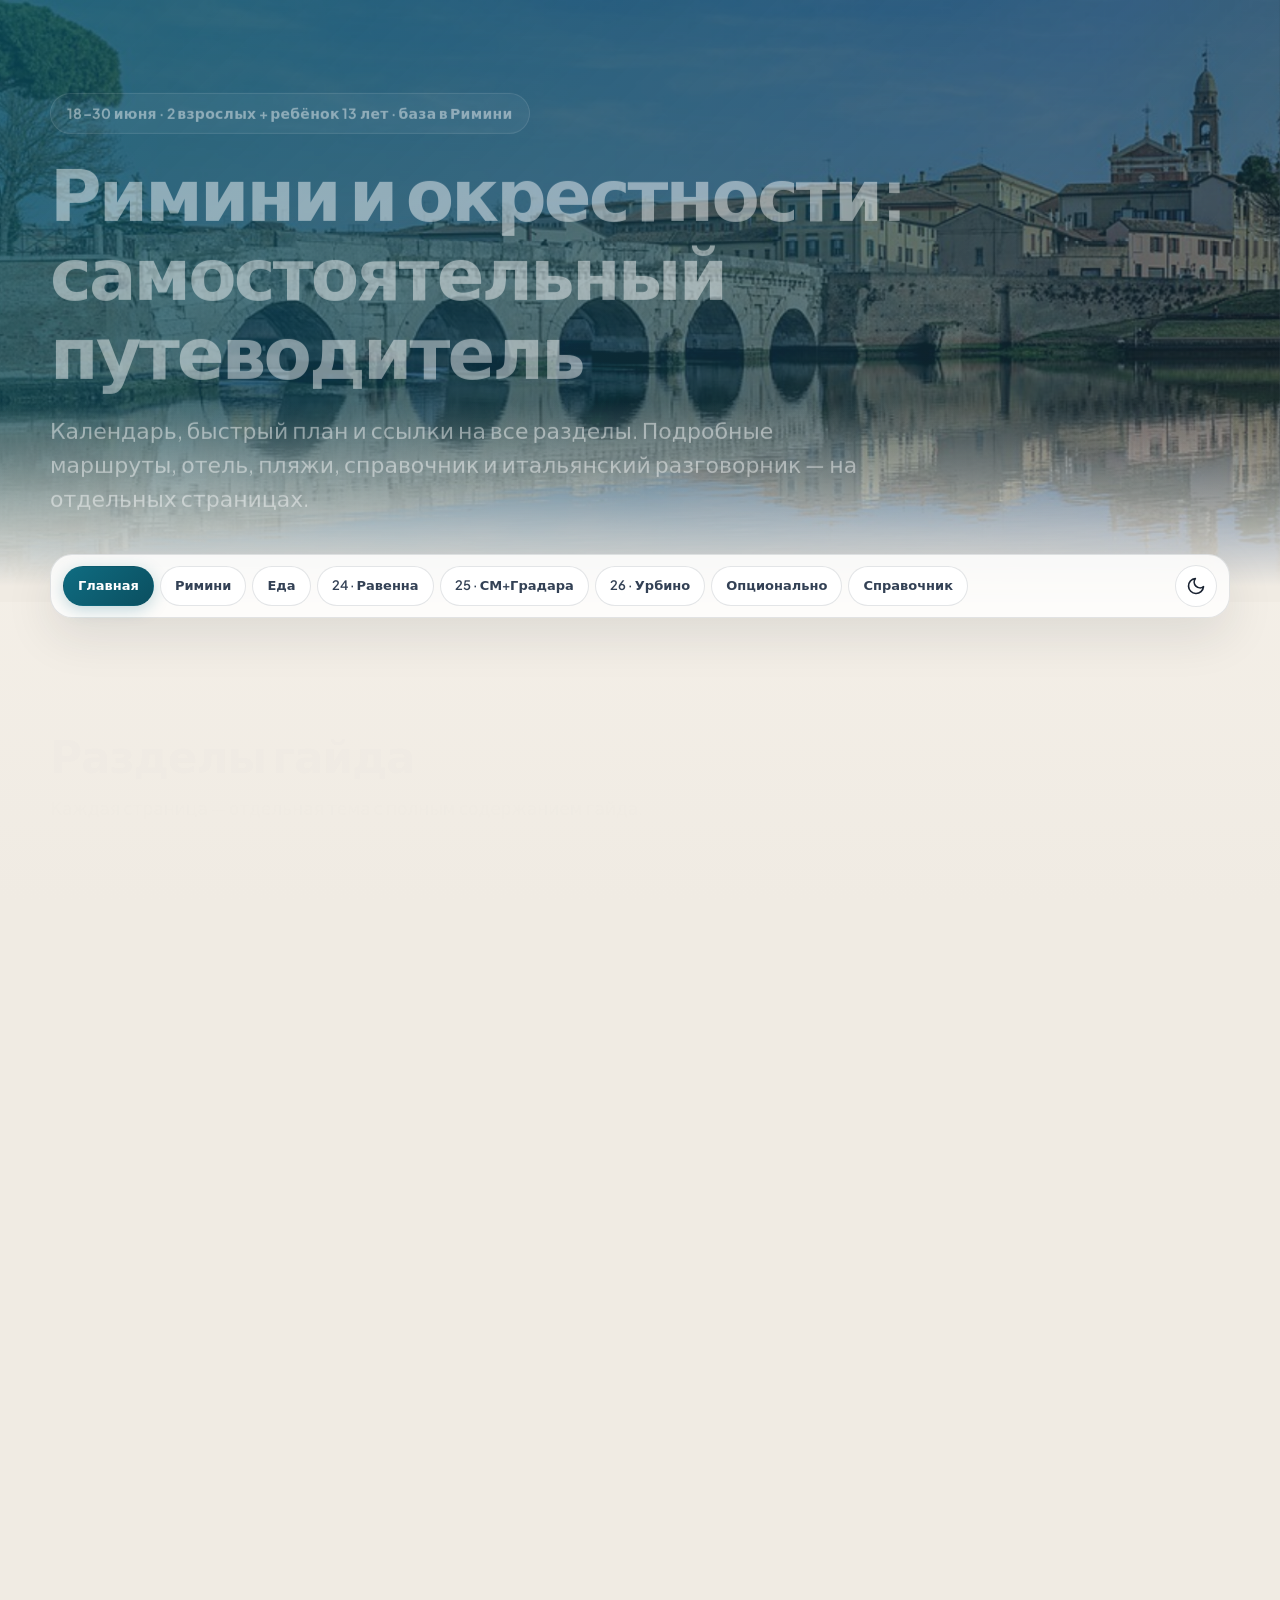
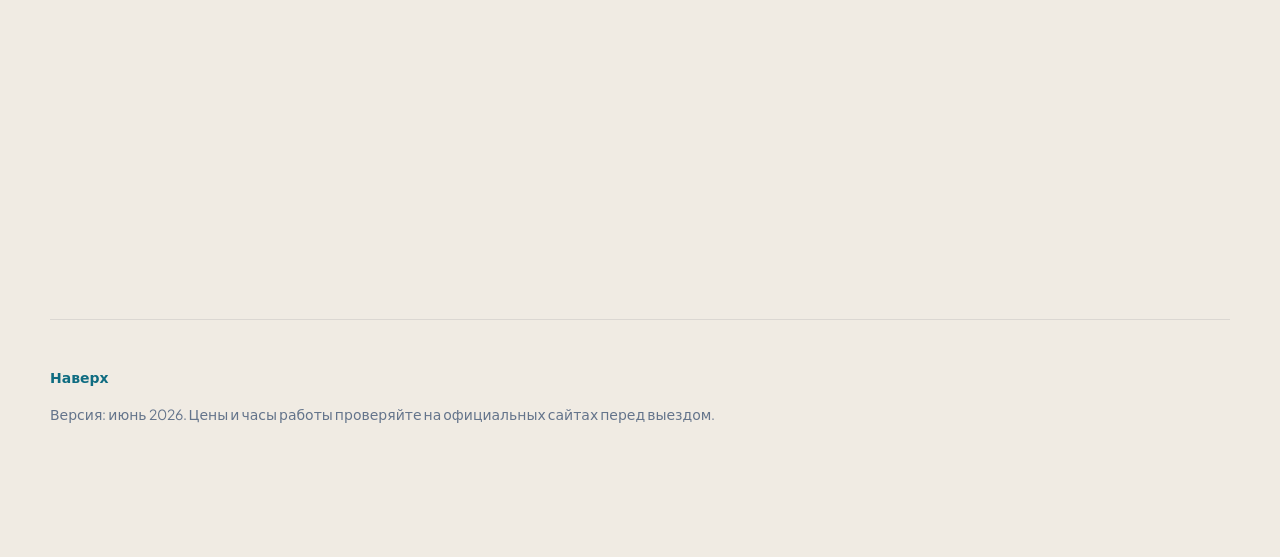
<file: rimini-guide.html>
<!doctype html>
<html lang="ru">
<head>
  <meta charset="utf-8">
  <meta http-equiv="refresh" content="0; url=index.html">
  <meta name="viewport" content="width=device-width, initial-scale=1">
  <title>Перенаправление…</title>
  <link rel="canonical" href="index.html">
</head>
<body>
  <p>Гайд переехал на <a href="index.html">главную страницу</a>.</p>
</body>
</html>
</file>
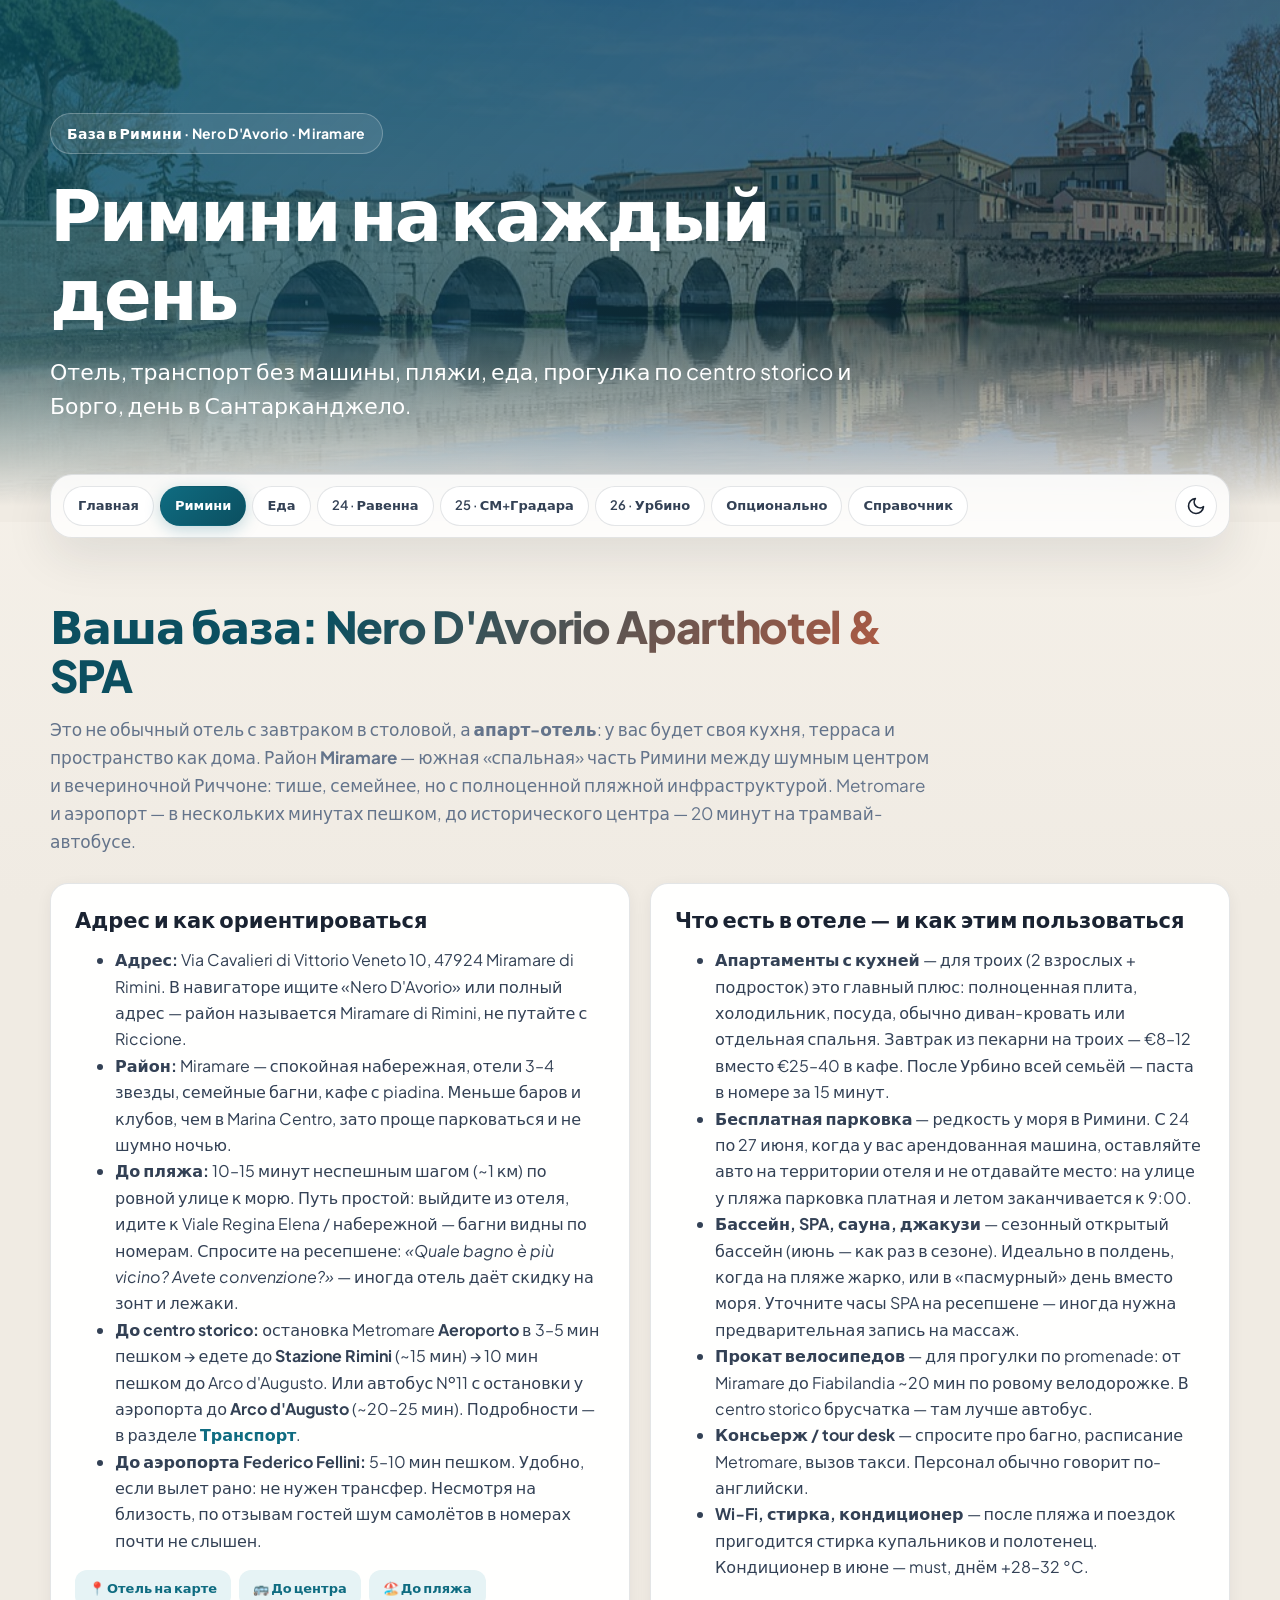
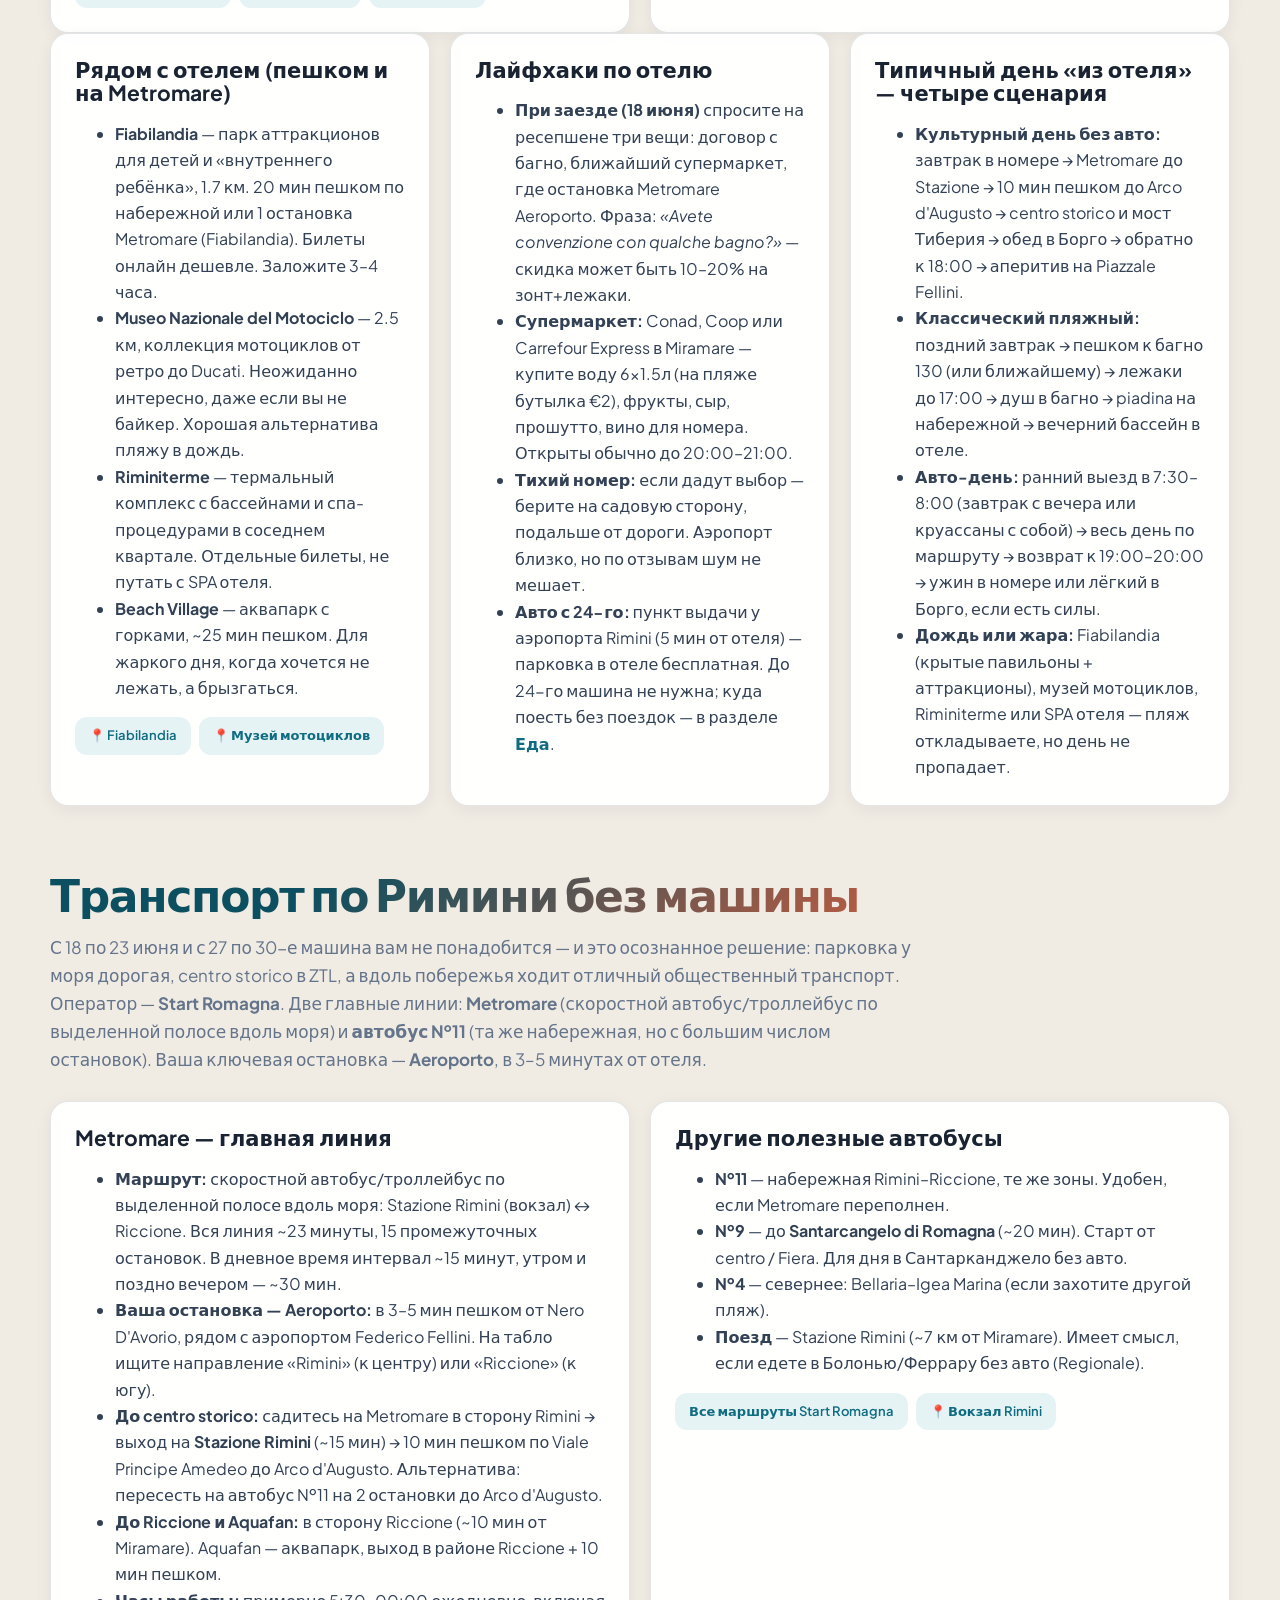
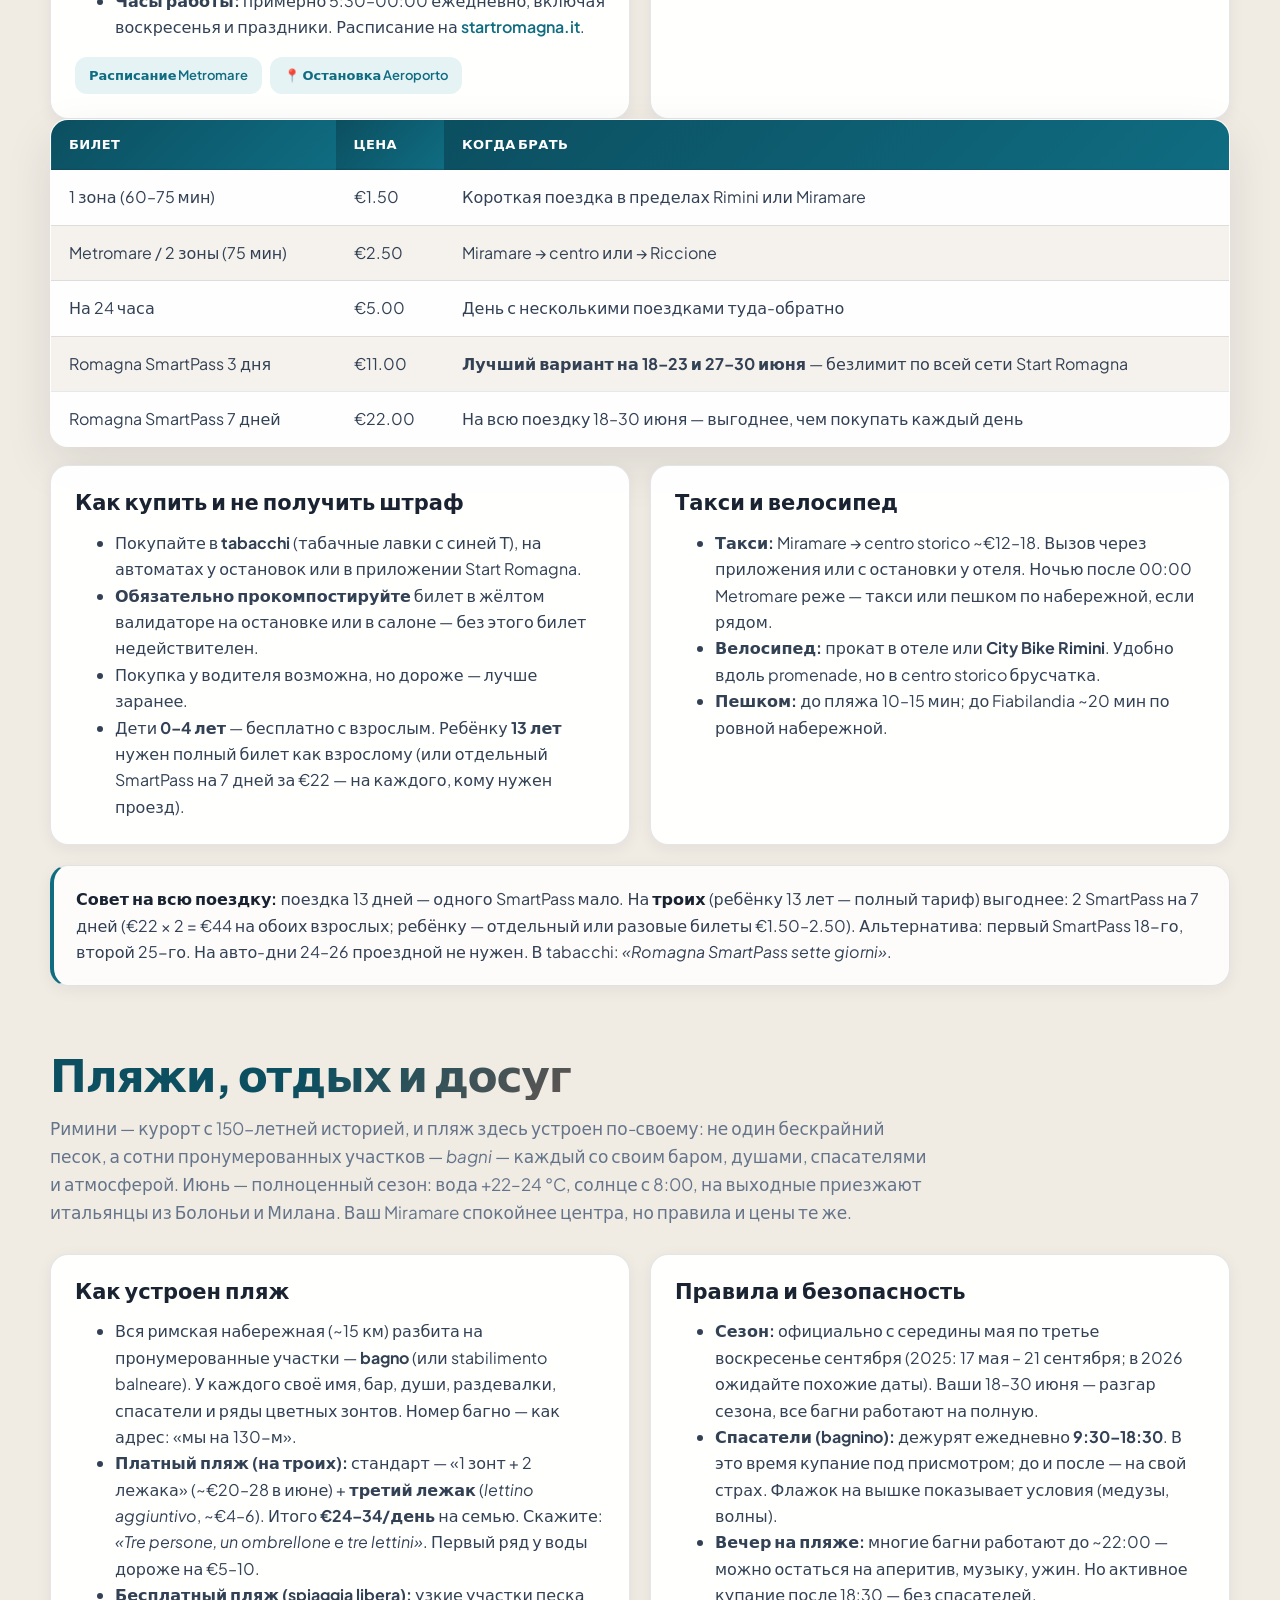
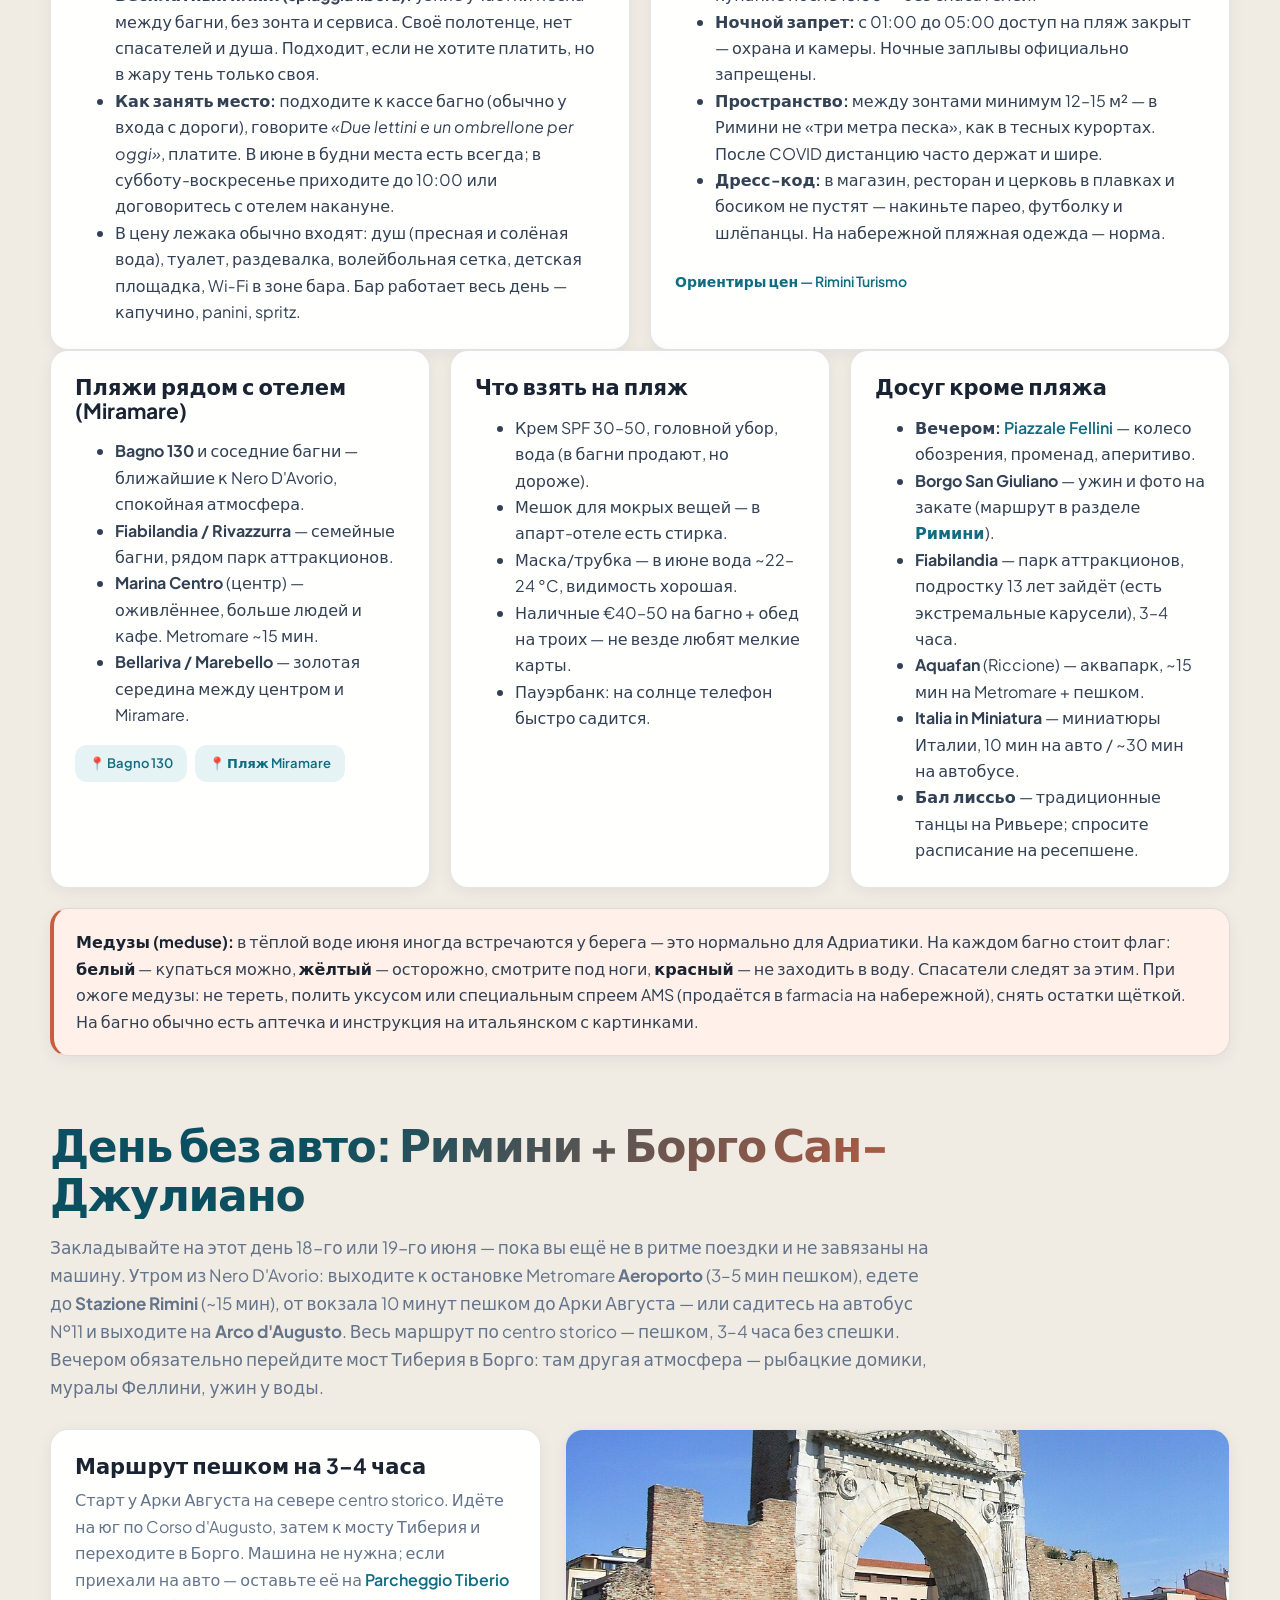
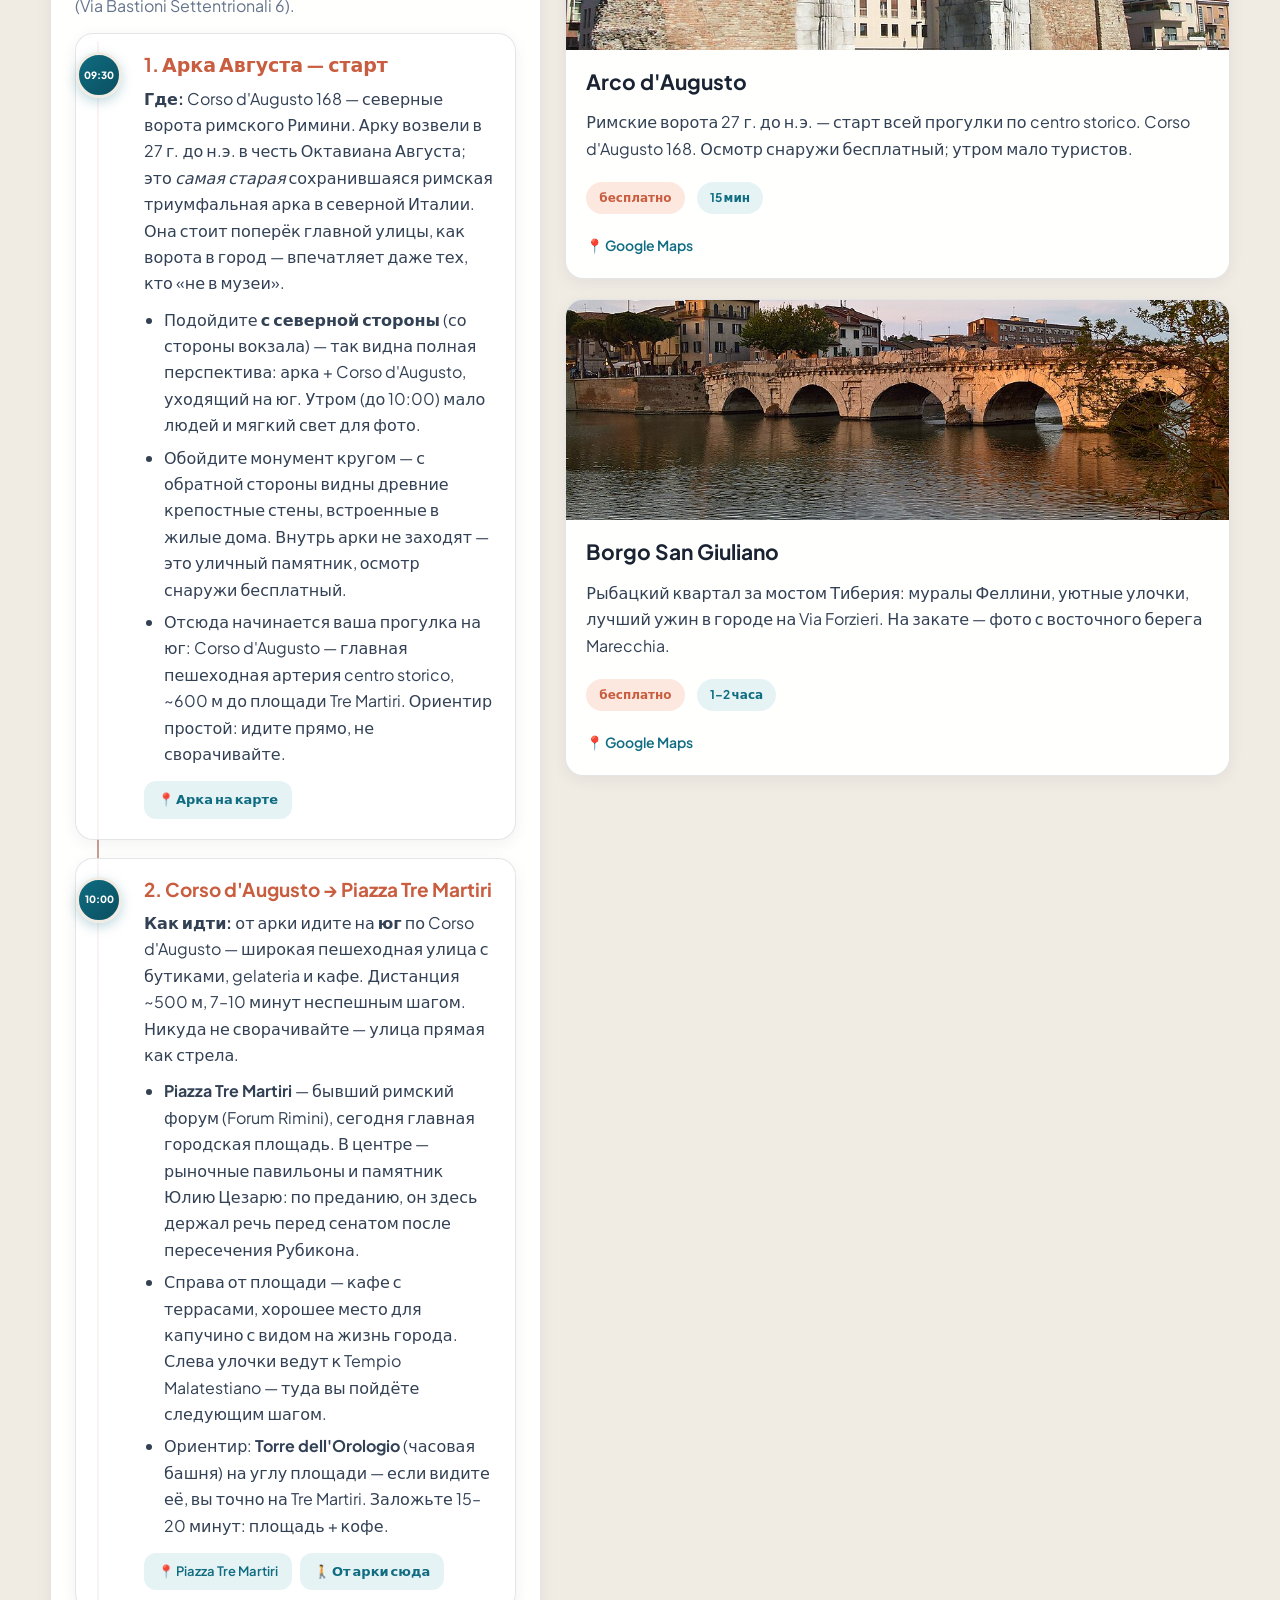
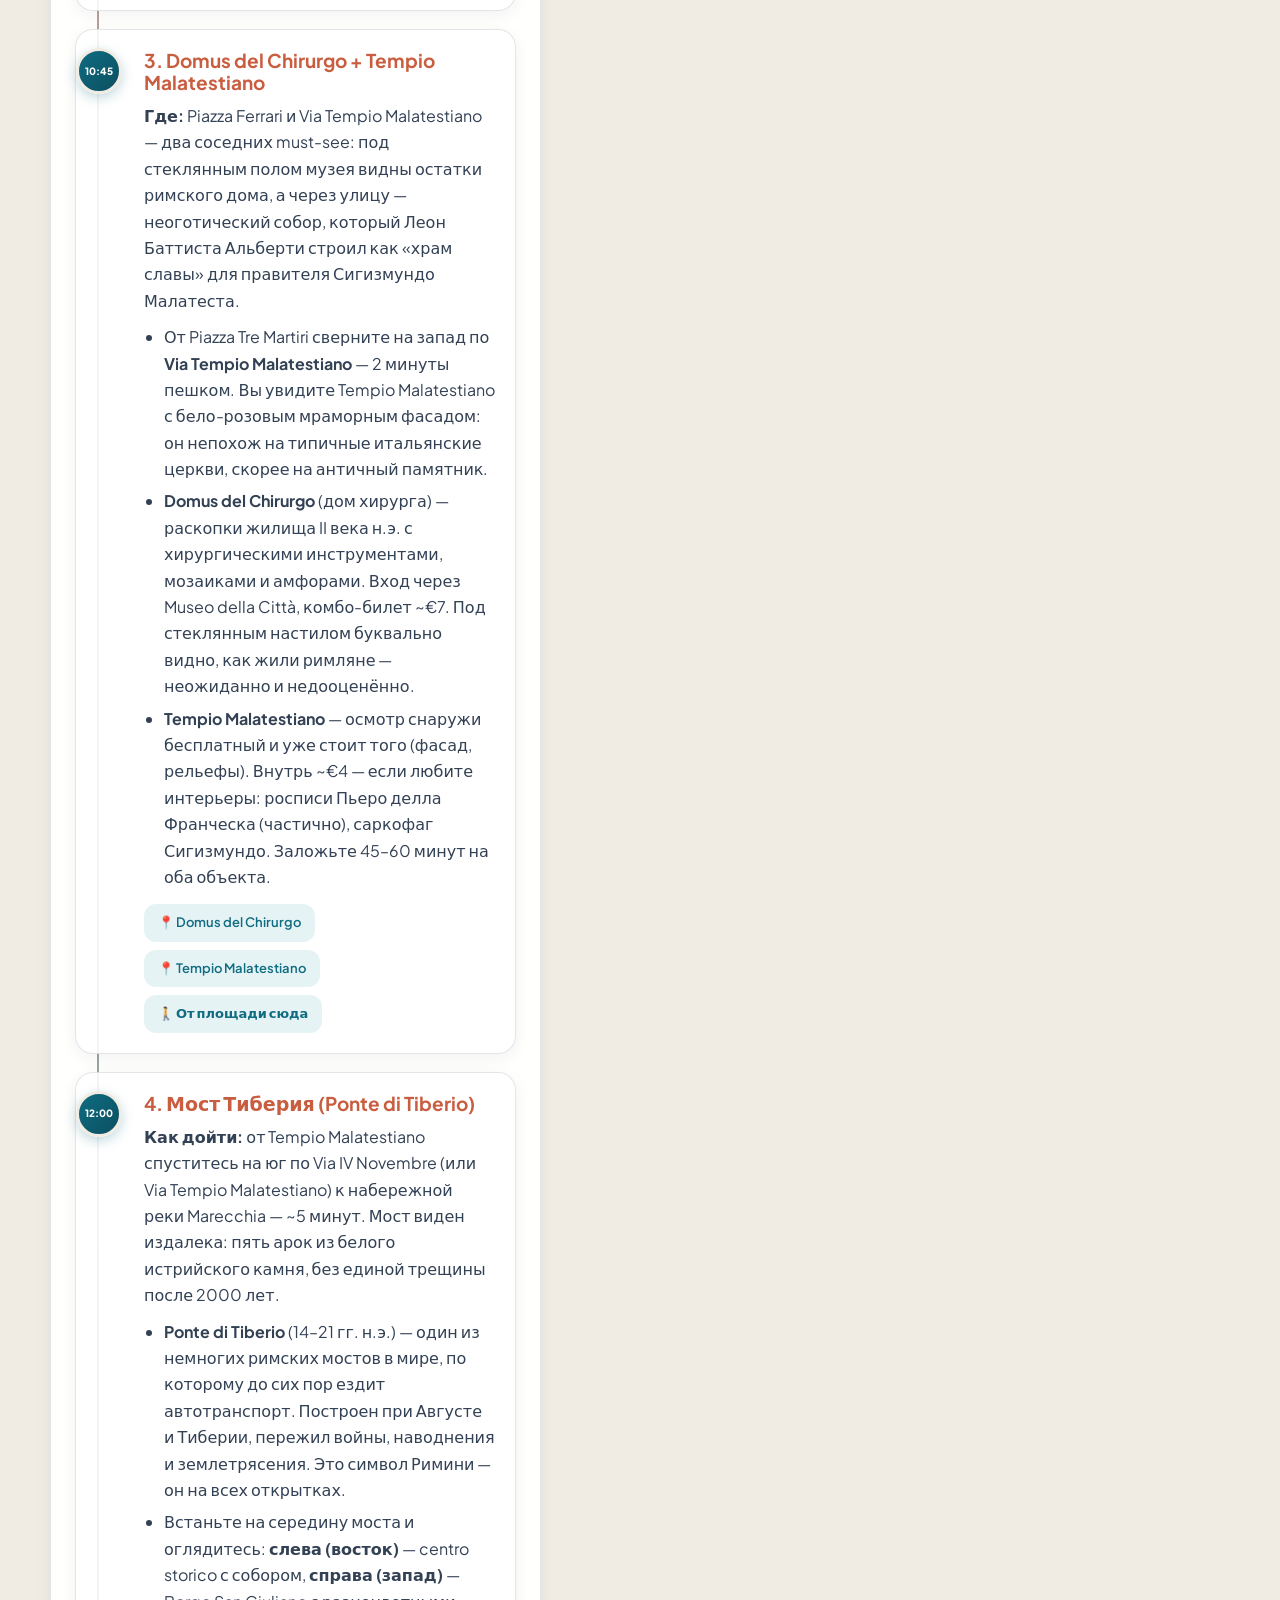
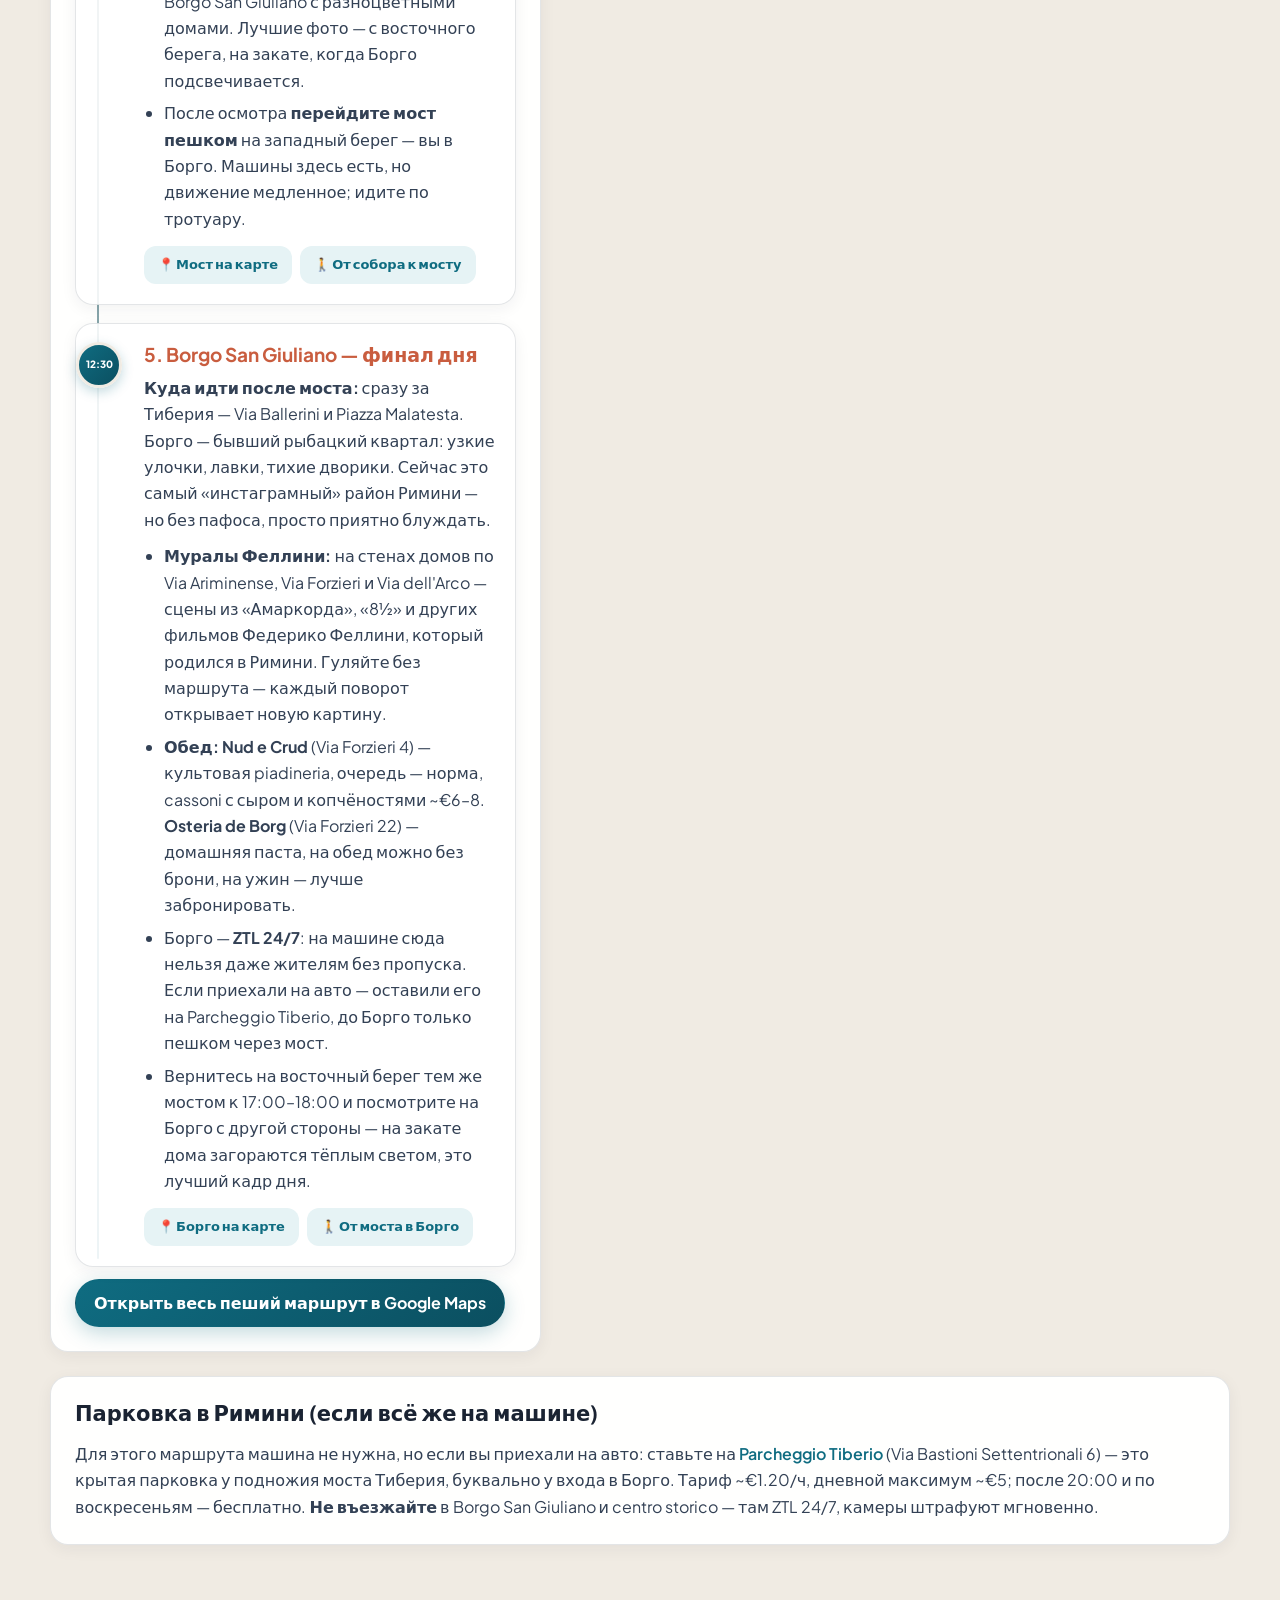
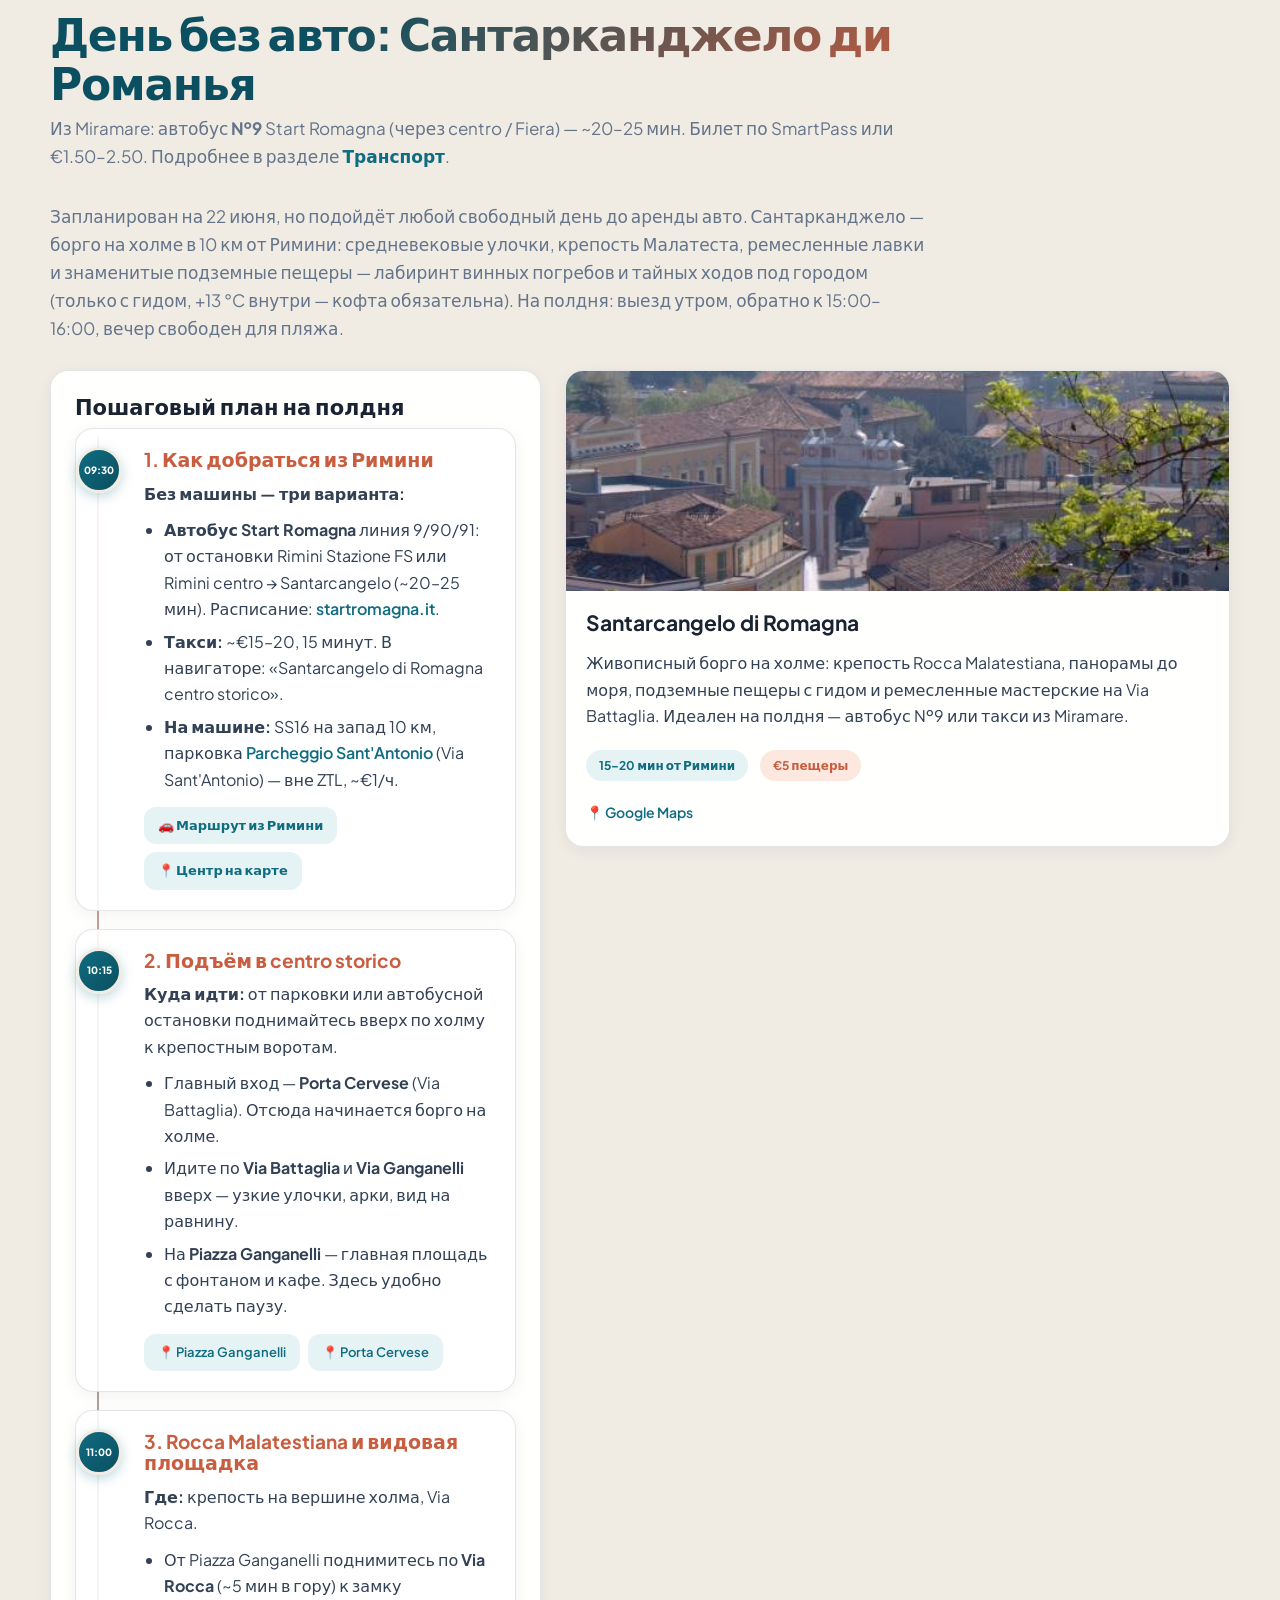
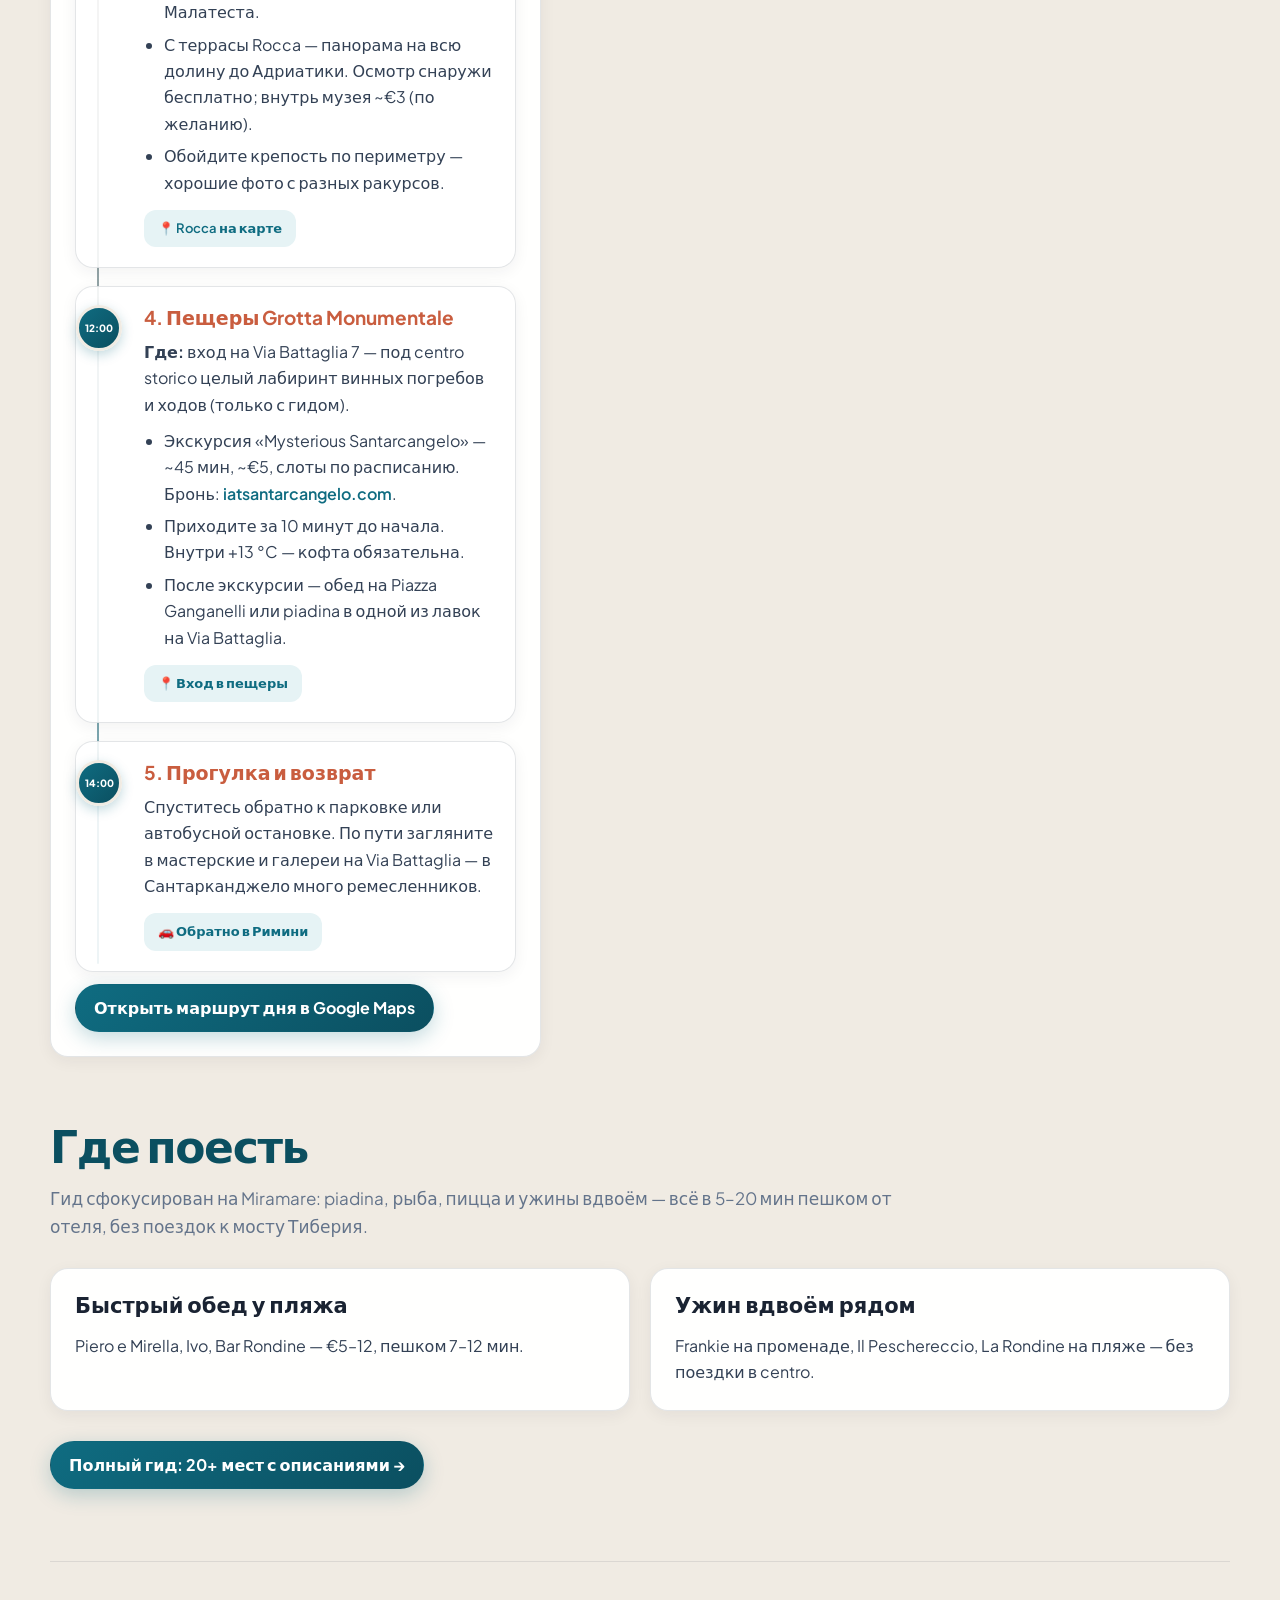
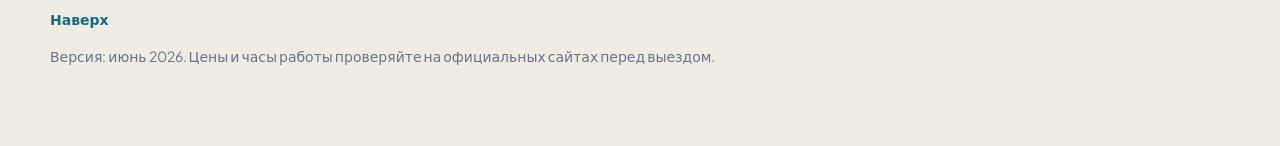
<file: rimini.html>
<!doctype html>
<html lang="ru">
<head>
  <meta charset="utf-8">
  <meta name="viewport" content="width=device-width, initial-scale=1">
  <title>Римини: отель, транспорт, пляжи и еда</title>
  <meta name="description" content="Полный гид по базе в Римини: Nero D'Avorio, Miramare, Metromare, пляжи, еда, centro storico и Сантарканджело.">
  <link rel="stylesheet" href="site.css">
  <script>
    (function(){try{var k='rimini-guide-theme',t=localStorage.getItem(k);if(t)document.documentElement.setAttribute('data-theme',t);else document.documentElement.setAttribute('data-theme',matchMedia('(prefers-color-scheme:light)').matches?'light':'dark')}catch(e){document.documentElement.setAttribute('data-theme','dark')}})();
  </script>
</head>
<body>
  <header class="hero" id="top">
    <img class="hero-photo" src="images/hero-tiberio.jpg" alt="Мост Тиберия в Римини">
    <div class="hero-inner">
      <p class="eyebrow">База в Римини · Nero D'Avorio · Miramare</p>
      <h1>Римини на каждый день</h1>
      <p class="subtitle">Отель, транспорт без машины, пляжи, еда, прогулка по centro storico и Борго, день в Сантарканджело.</p>
    </div>
  </header>
  <main class="page">
    <nav class="topnav" aria-label="Навигация">
      <ul>
        <li><a href="index.html">Главная</a></li>
        <li><a href="rimini.html" aria-current="page">Римини</a></li>
        <li><a href="food.html">Еда</a></li>
        <li><a href="ravenna.html">24 · Равенна</a></li>
        <li><a href="san-marino-gradara.html">25 · СМ+Градара</a></li>
        <li><a href="urbino.html">26 · Урбино</a></li>
        <li><a href="optional.html">Опционально</a></li>
        <li><a href="reference.html">Справочник</a></li>
      </ul>
    </nav>
    <section id="hotel">
<div class="section-title">
        <h2>Ваша база: Nero D'Avorio Aparthotel &amp; SPA</h2>
        <p>Это не обычный отель с завтраком в столовой, а <strong>апарт-отель</strong>: у вас будет своя кухня, терраса и пространство как дома. Район <strong>Miramare</strong> — южная «спальная» часть Римини между шумным центром и вечериночной Риччоне: тише, семейнее, но с полноценной пляжной инфраструктурой. Metromare и аэропорт — в нескольких минутах пешком, до исторического центра — 20 минут на трамвай-автобусе.</p>
      </div>

      <div class="grid two">
        <article class="card pad">
          <h3>Адрес и как ориентироваться</h3>
          <ul>
            <li><strong>Адрес:</strong> Via Cavalieri di Vittorio Veneto 10, 47924 Miramare di Rimini. В навигаторе ищите «Nero D'Avorio» или полный адрес — район называется Miramare di Rimini, не путайте с Riccione.</li>
            <li><strong>Район:</strong> Miramare — спокойная набережная, отели 3–4 звезды, семейные багни, кафе с piadina. Меньше баров и клубов, чем в Marina Centro, зато проще парковаться и не шумно ночью.</li>
            <li><strong>До пляжа:</strong> 10–15 минут неспешным шагом (~1 км) по ровной улице к морю. Путь простой: выйдите из отеля, идите к Viale Regina Elena / набережной — багни видны по номерам. Спросите на ресепшене: <em>«Quale bagno è più vicino? Avete convenzione?»</em> — иногда отель даёт скидку на зонт и лежаки.</li>
            <li><strong>До centro storico:</strong> остановка Metromare <strong>Aeroporto</strong> в 3–5 мин пешком → едете до <strong>Stazione Rimini</strong> (~15 мин) → 10 мин пешком до Arco d'Augusto. Или автобус №11 с остановки у аэропорта до <strong>Arco d'Augusto</strong> (~20–25 мин). Подробности — в разделе <a href="rimini.html#transport">Транспорт</a>.</li>
            <li><strong>До аэропорта Federico Fellini:</strong> 5–10 мин пешком. Удобно, если вылет рано: не нужен трансфер. Несмотря на близость, по отзывам гостей шум самолётов в номерах почти не слышен.</li>
          </ul>
          <div class="step-links">
            <a href="https://www.google.com/maps/search/?api=1&query=Nero+D'Avorio+Aparthotel+SPA+Via+Cavalieri+di+Vittorio+Veneto+10+Rimini" target="_blank" rel="noopener">📍 Отель на карте</a>
            <a href="https://www.google.com/maps/dir/Nero+D'Avorio+Aparthotel+%26+SPA,+Via+Cavalieri+di+Vittorio+Veneto+10,+Rimini/Arco+d'Augusto,+Rimini" target="_blank" rel="noopener">🚌 До центра</a>
            <a href="https://www.google.com/maps/dir/Nero+D'Avorio+Aparthotel+%26+SPA,+Via+Cavalieri+di+Vittorio+Veneto+10,+Rimini/Spiaggia+Miramare,+Rimini" target="_blank" rel="noopener">🏖️ До пляжа</a>
          </div>
        </article>

        <article class="card pad">
          <h3>Что есть в отеле — и как этим пользоваться</h3>
          <ul>
            <li><strong>Апартаменты с кухней</strong> — для троих (2 взрослых + подросток) это главный плюс: полноценная плита, холодильник, посуда, обычно диван-кровать или отдельная спальня. Завтрак из пекарни на троих — €8–12 вместо €25–40 в кафе. После Урбино всей семьёй — паста в номере за 15 минут.</li>
            <li><strong>Бесплатная парковка</strong> — редкость у моря в Римини. С 24 по 27 июня, когда у вас арендованная машина, оставляйте авто на территории отеля и не отдавайте место: на улице у пляжа парковка платная и летом заканчивается к 9:00.</li>
            <li><strong>Бассейн, SPA, сауна, джакузи</strong> — сезонный открытый бассейн (июнь — как раз в сезоне). Идеально в полдень, когда на пляже жарко, или в «пасмурный» день вместо моря. Уточните часы SPA на ресепшене — иногда нужна предварительная запись на массаж.</li>
            <li><strong>Прокат велосипедов</strong> — для прогулки по promenade: от Miramare до Fiabilandia ~20 мин по ровому велодорожке. В centro storico брусчатка — там лучше автобус.</li>
            <li><strong>Консьерж / tour desk</strong> — спросите про багно, расписание Metromare, вызов такси. Персонал обычно говорит по-английски.</li>
            <li><strong>Wi‑Fi, стирка, кондиционер</strong> — после пляжа и поездок пригодится стирка купальников и полотенец. Кондиционер в июне — must, днём +28–32 °C.</li>
          </ul>
        </article>
      </div>

      <div class="grid three">
        <article class="card pad">
          <h3>Рядом с отелем (пешком и на Metromare)</h3>
          <ul>
            <li><strong>Fiabilandia</strong> — парк аттракционов для детей и «внутреннего ребёнка», 1.7 км. 20 мин пешком по набережной или 1 остановка Metromare (Fiabilandia). Билеты онлайн дешевле. Заложите 3–4 часа.</li>
            <li><strong>Museo Nazionale del Motociclo</strong> — 2.5 км, коллекция мотоциклов от ретро до Ducati. Неожиданно интересно, даже если вы не байкер. Хорошая альтернатива пляжу в дождь.</li>
            <li><strong>Riminiterme</strong> — термальный комплекс с бассейнами и спа-процедурами в соседнем квартале. Отдельные билеты, не путать с SPA отеля.</li>
            <li><strong>Beach Village</strong> — аквапарк с горками, ~25 мин пешком. Для жаркого дня, когда хочется не лежать, а брызгаться.</li>
          </ul>
          <div class="step-links">
            <a href="https://www.google.com/maps/search/?api=1&query=Fiabilandia+Rimini" target="_blank" rel="noopener">📍 Fiabilandia</a>
            <a href="https://www.google.com/maps/search/?api=1&query=Museo+Nazionale+del+Motociclo+Rimini" target="_blank" rel="noopener">📍 Музей мотоциклов</a>
          </div>
        </article>
        <article class="card pad">
          <h3>Лайфхаки по отелю</h3>
          <ul>
            <li><strong>При заезде (18 июня)</strong> спросите на ресепшене три вещи: договор с багно, ближайший супермаркет, где остановка Metromare Aeroporto. Фраза: <em>«Avete convenzione con qualche bagno?»</em> — скидка может быть 10–20% на зонт+лежаки.</li>
            <li><strong>Супермаркет:</strong> Conad, Coop или Carrefour Express в Miramare — купите воду 6×1.5л (на пляже бутылка €2), фрукты, сыр, прошутто, вино для номера. Открыты обычно до 20:00–21:00.</li>
            <li><strong>Тихий номер:</strong> если дадут выбор — берите на садовую сторону, подальше от дороги. Аэропорт близко, но по отзывам шум не мешает.</li>
            <li><strong>Авто с 24-го:</strong> пункт выдачи у аэропорта Rimini (5 мин от отеля) — парковка в отеле бесплатная. До 24-го машина не нужна; куда поесть без поездок — в разделе <a href="food.html">Еда</a>.</li>
          </ul>
        </article>
        <article class="card pad">
          <h3>Типичный день «из отеля» — четыре сценария</h3>
          <ul>
            <li><strong>Культурный день без авто:</strong> завтрак в номере → Metromare до Stazione → 10 мин пешком до Arco d'Augusto → centro storico и мост Тиберия → обед в Борго → обратно к 18:00 → аперитив на Piazzale Fellini.</li>
            <li><strong>Классический пляжный:</strong> поздний завтрак → пешком к багно 130 (или ближайшему) → лежаки до 17:00 → душ в багно → piadina на набережной → вечерний бассейн в отеле.</li>
            <li><strong>Авто-день:</strong> ранний выезд в 7:30–8:00 (завтрак с вечера или круассаны с собой) → весь день по маршруту → возврат к 19:00–20:00 → ужин в номере или лёгкий в Борго, если есть силы.</li>
            <li><strong>Дождь или жара:</strong> Fiabilandia (крытые павильоны + аттракционы), музей мотоциклов, Riminiterme или SPA отеля — пляж откладываете, но день не пропадает.</li>
          </ul>
        </article>
      </div>
    </section>
    <section id="transport">
<div class="section-title">
        <h2>Транспорт по Римини без машины</h2>
        <p>С 18 по 23 июня и с 27 по 30-е машина вам не понадобится — и это осознанное решение: парковка у моря дорогая, centro storico в ZTL, а вдоль побережья ходит отличный общественный транспорт. Оператор — <strong>Start Romagna</strong>. Две главные линии: <strong>Metromare</strong> (скоростной автобус/троллейбус по выделенной полосе вдоль моря) и <strong>автобус №11</strong> (та же набережная, но с большим числом остановок). Ваша ключевая остановка — <strong>Aeroporto</strong>, в 3–5 минутах от отеля.</p>
      </div>

      <div class="grid two">
        <article class="card pad">
          <h3>Metromare — главная линия</h3>
          <ul>
            <li><strong>Маршрут:</strong> скоростной автобус/троллейбус по выделенной полосе вдоль моря: Stazione Rimini (вокзал) ↔ Riccione. Вся линия ~23 минуты, 15 промежуточных остановок. В дневное время интервал ~15 минут, утром и поздно вечером — ~30 мин.</li>
            <li><strong>Ваша остановка — Aeroporto:</strong> в 3–5 мин пешком от Nero D'Avorio, рядом с аэропортом Federico Fellini. На табло ищите направление «Rimini» (к центру) или «Riccione» (к югу).</li>
            <li><strong>До centro storico:</strong> садитесь на Metromare в сторону Rimini → выход на <strong>Stazione Rimini</strong> (~15 мин) → 10 мин пешком по Viale Principe Amedeo до Arco d'Augusto. Альтернатива: пересесть на автобус №11 на 2 остановки до Arco d'Augusto.</li>
            <li><strong>До Riccione и Aquafan:</strong> в сторону Riccione (~10 мин от Miramare). Aquafan — аквапарк, выход в районе Riccione + 10 мин пешком.</li>
            <li><strong>Часы работы:</strong> примерно 5:30–00:00 ежедневно, включая воскресенья и праздники. Расписание на <a href="https://www.startromagna.it/en/timetable-and-services/metromare/" target="_blank" rel="noopener">startromagna.it</a>.</li>
          </ul>
          <div class="step-links">
            <a href="https://www.startromagna.it/en/timetable-and-services/metromare/" target="_blank" rel="noopener">Расписание Metromare</a>
            <a href="https://www.google.com/maps/search/?api=1&query=Fermata+Metromare+Aeroporto+Rimini" target="_blank" rel="noopener">📍 Остановка Aeroporto</a>
          </div>
        </article>

        <article class="card pad">
          <h3>Другие полезные автобусы</h3>
          <ul>
            <li><strong>№11</strong> — набережная Rimini–Riccione, те же зоны. Удобен, если Metromare переполнен.</li>
            <li><strong>№9</strong> — до <strong>Santarcangelo di Romagna</strong> (~20 мин). Старт от centro / Fiera. Для дня в Сантарканджело без авто.</li>
            <li><strong>№4</strong> — севернее: Bellaria–Igea Marina (если захотите другой пляж).</li>
            <li><strong>Поезд</strong> — Stazione Rimini (~7 км от Miramare). Имеет смысл, если едете в Болонью/Феррару без авто (Regionale).</li>
          </ul>
          <div class="step-links">
            <a href="https://www.startromagna.it/en/timetable-and-services/" target="_blank" rel="noopener">Все маршруты Start Romagna</a>
            <a href="https://www.google.com/maps/search/?api=1&query=Stazione+Rimini" target="_blank" rel="noopener">📍 Вокзал Rimini</a>
          </div>
        </article>
      </div>

      <table aria-label="Тарифы общественного транспорта">
        <thead>
          <tr>
            <th>Билет</th>
            <th>Цена</th>
            <th>Когда брать</th>
          </tr>
        </thead>
        <tbody>
          <tr>
            <td>1 зона (60–75 мин)</td>
            <td>€1.50</td>
            <td>Короткая поездка в пределах Rimini или Miramare</td>
          </tr>
          <tr>
            <td>Metromare / 2 зоны (75 мин)</td>
            <td>€2.50</td>
            <td>Miramare → centro или → Riccione</td>
          </tr>
          <tr>
            <td>На 24 часа</td>
            <td>€5.00</td>
            <td>День с несколькими поездками туда-обратно</td>
          </tr>
          <tr>
            <td>Romagna SmartPass 3 дня</td>
            <td>€11.00</td>
            <td><strong>Лучший вариант на 18–23 и 27–30 июня</strong> — безлимит по всей сети Start Romagna</td>
          </tr>
          <tr>
            <td>Romagna SmartPass 7 дней</td>
            <td>€22.00</td>
            <td>На всю поездку 18–30 июня — выгоднее, чем покупать каждый день</td>
          </tr>
        </tbody>
      </table>

      <div class="grid two" style="margin-top:18px">
        <article class="card pad">
          <h3>Как купить и не получить штраф</h3>
          <ul>
            <li>Покупайте в <strong>tabacchi</strong> (табачные лавки с синей Т), на автоматах у остановок или в приложении Start Romagna.</li>
            <li><strong>Обязательно прокомпостируйте</strong> билет в жёлтом валидаторе на остановке или в салоне — без этого билет недействителен.</li>
            <li>Покупка у водителя возможна, но дороже — лучше заранее.</li>
            <li>Дети <strong>0–4 лет</strong> — бесплатно с взрослым. Ребёнку <strong>13 лет</strong> нужен полный билет как взрослому (или отдельный SmartPass на 7 дней за €22 — на каждого, кому нужен проезд).</li>
          </ul>
        </article>
        <article class="card pad">
          <h3>Такси и велосипед</h3>
          <ul>
            <li><strong>Такси:</strong> Miramare → centro storico ~€12–18. Вызов через приложения или с остановки у отеля. Ночью после 00:00 Metromare реже — такси или пешком по набережной, если рядом.</li>
            <li><strong>Велосипед:</strong> прокат в отеле или <strong>City Bike Rimini</strong>. Удобно вдоль promenade, но в centro storico брусчатка.</li>
            <li><strong>Пешком:</strong> до пляжа 10–15 мин; до Fiabilandia ~20 мин по ровной набережной.</li>
          </ul>
        </article>
      </div>

      <div class="note">
        <strong>Совет на всю поездку:</strong> поездка 13 дней — одного SmartPass мало. На <strong>троих</strong> (ребёнку 13 лет — полный тариф) выгоднее: 2 SmartPass на 7 дней (€22 × 2 = €44 на обоих взрослых; ребёнку — отдельный или разовые билеты €1.50–2.50). Альтернатива: первый SmartPass 18-го, второй 25-го. На авто-дни 24–26 проездной не нужен. В tabacchi: <em>«Romagna SmartPass sette giorni»</em>.
      </div>
    </section>
    <section id="beach-leisure">
<div class="section-title">
        <h2>Пляжи, отдых и досуг</h2>
        <p>Римини — курорт с 150-летней историей, и пляж здесь устроен по-своему: не один бескрайний песок, а сотни пронумерованных участков — <em>bagni</em> — каждый со своим баром, душами, спасателями и атмосферой. Июнь — полноценный сезон: вода +22–24 °C, солнце с 8:00, на выходные приезжают итальянцы из Болоньи и Милана. Ваш Miramare спокойнее центра, но правила и цены те же.</p>
      </div>

      <div class="grid two">
        <article class="card pad">
          <h3>Как устроен пляж</h3>
          <ul>
            <li>Вся римская набережная (~15 км) разбита на пронумерованные участки — <strong>bagno</strong> (или stabilimento balneare). У каждого своё имя, бар, души, раздевалки, спасатели и ряды цветных зонтов. Номер багно — как адрес: «мы на 130-м».</li>
            <li><strong>Платный пляж (на троих):</strong> стандарт — «1 зонт + 2 лежака» (~€20–28 в июне) + <strong>третий лежак</strong> (<em>lettino aggiuntivo</em>, ~€4–6). Итого <strong>€24–34/день</strong> на семью. Скажите: <em>«Tre persone, un ombrellone e tre lettini»</em>. Первый ряд у воды дороже на €5–10.</li>
            <li><strong>Бесплатный пляж (spiaggia libera):</strong> узкие участки песка между багни, без зонта и сервиса. Своё полотенце, нет спасателей и душа. Подходит, если не хотите платить, но в жару тень только своя.</li>
            <li><strong>Как занять место:</strong> подходите к кассе багно (обычно у входа с дороги), говорите <em>«Due lettini e un ombrellone per oggi»</em>, платите. В июне в будни места есть всегда; в субботу-воскресенье приходите до 10:00 или договоритесь с отелем накануне.</li>
            <li>В цену лежака обычно входят: душ (пресная и солёная вода), туалет, раздевалка, волейбольная сетка, детская площадка, Wi‑Fi в зоне бара. Бар работает весь день — капучино, panini, spritz.</li>
          </ul>
        </article>

        <article class="card pad">
          <h3>Правила и безопасность</h3>
          <ul>
            <li><strong>Сезон:</strong> официально с середины мая по третье воскресенье сентября (2025: 17 мая – 21 сентября; в 2026 ожидайте похожие даты). Ваши 18–30 июня — разгар сезона, все багни работают на полную.</li>
            <li><strong>Спасатели (bagnino):</strong> дежурят ежедневно <strong>9:30–18:30</strong>. В это время купание под присмотром; до и после — на свой страх. Флажок на вышке показывает условия (медузы, волны).</li>
            <li><strong>Вечер на пляже:</strong> многие багни работают до ~22:00 — можно остаться на аперитив, музыку, ужин. Но активное купание после 18:30 — без спасателей.</li>
            <li><strong>Ночной запрет:</strong> с 01:00 до 05:00 доступ на пляж закрыт — охрана и камеры. Ночные заплывы официально запрещены.</li>
            <li><strong>Пространство:</strong> между зонтами минимум 12–15 м² — в Римини не «три метра песка», как в тесных курортах. После COVID дистанцию часто держат и шире.</li>
            <li><strong>Дресс-код:</strong> в магазин, ресторан и церковь в плавках и босиком не пустят — накиньте парео, футболку и шлёпанцы. На набережной пляжная одежда — норма.</li>
          </ul>
          <a class="maps-pin" href="https://riminiturismo.it/en/what-do/enjoy-and-relax/sea-beaches-and-nature/beach-services/beach-prices" target="_blank" rel="noopener">Ориентиры цен — Rimini Turismo</a>
        </article>
      </div>

      <div class="grid three">
        <article class="card pad">
          <h3>Пляжи рядом с отелем (Miramare)</h3>
          <ul>
            <li><strong>Bagno 130</strong> и соседние багни — ближайшие к Nero D'Avorio, спокойная атмосфера.</li>
            <li><strong>Fiabilandia / Rivazzurra</strong> — семейные багни, рядом парк аттракционов.</li>
            <li><strong>Marina Centro</strong> (центр) — оживлённее, больше людей и кафе. Metromare ~15 мин.</li>
            <li><strong>Bellariva / Marebello</strong> — золотая середина между центром и Miramare.</li>
          </ul>
          <div class="step-links">
            <a href="https://www.google.com/maps/search/?api=1&query=Bagno+130+Miramare+Rimini" target="_blank" rel="noopener">📍 Bagno 130</a>
            <a href="https://www.google.com/maps/search/?api=1&query=Spiaggia+Miramare+Rimini" target="_blank" rel="noopener">📍 Пляж Miramare</a>
          </div>
        </article>
        <article class="card pad">
          <h3>Что взять на пляж</h3>
          <ul>
            <li>Крем SPF 30–50, головной убор, вода (в багни продают, но дороже).</li>
            <li>Мешок для мокрых вещей — в апарт-отеле есть стирка.</li>
            <li>Маска/трубка — в июне вода ~22–24 °C, видимость хорошая.</li>
            <li>Наличные €40–50 на багно + обед на троих — не везде любят мелкие карты.</li>
            <li>Пауэрбанк: на солнце телефон быстро садится.</li>
          </ul>
        </article>
        <article class="card pad">
          <h3>Досуг кроме пляжа</h3>
          <ul>
            <li><strong>Вечером:</strong> <a href="https://www.google.com/maps/search/?api=1&query=Piazzale+Fellini+Rimini" target="_blank" rel="noopener">Piazzale Fellini</a> — колесо обозрения, променад, аперитиво.</li>
            <li><strong>Borgo San Giuliano</strong> — ужин и фото на закате (маршрут в разделе <a href="rimini.html#rimini">Римини</a>).</li>
            <li><strong>Fiabilandia</strong> — парк аттракционов, подростку 13 лет зайдёт (есть экстремальные карусели), 3–4 часа.</li>
            <li><strong>Aquafan</strong> (Riccione) — аквапарк, ~15 мин на Metromare + пешком.</li>
            <li><strong>Italia in Miniatura</strong> — миниатюры Италии, 10 мин на авто / ~30 мин на автобусе.</li>
            <li><strong>Бал лиссьо</strong> — традиционные танцы на Ривьере; спросите расписание на ресепшене.</li>
          </ul>
        </article>
      </div>

      <div class="note warning">
        <strong>Медузы (meduse):</strong> в тёплой воде июня иногда встречаются у берега — это нормально для Адриатики. На каждом багно стоит флаг: <strong>белый</strong> — купаться можно, <strong>жёлтый</strong> — осторожно, смотрите под ноги, <strong>красный</strong> — не заходить в воду. Спасатели следят за этим. При ожоге медузы: не тереть, полить уксусом или специальным спреем AMS (продаётся в farmacia на набережной), снять остатки щёткой. На багно обычно есть аптечка и инструкция на итальянском с картинками.
      </div>
    </section>
    <section id="rimini">
<div class="section-title">
        <h2>День без авто: Римини + Борго Сан-Джулиано</h2>
        <p>Закладывайте на этот день 18-го или 19-го июня — пока вы ещё не в ритме поездки и не завязаны на машину. Утром из Nero D'Avorio: выходите к остановке Metromare <strong>Aeroporto</strong> (3–5 мин пешком), едете до <strong>Stazione Rimini</strong> (~15 мин), от вокзала 10 минут пешком до Арки Августа — или садитесь на автобус №11 и выходите на <strong>Arco d'Augusto</strong>. Весь маршрут по centro storico — пешком, 3–4 часа без спешки. Вечером обязательно перейдите мост Тиберия в Борго: там другая атмосфера — рыбацкие домики, муралы Феллини, ужин у воды.</p>
      </div>

      <div class="day">
        <article class="card pad">
          <h3>Маршрут пешком на 3–4 часа</h3>
          <p style="margin:0 0 14px;color:var(--muted)">Старт у Арки Августа на севере centro storico. Идёте на юг по Corso d'Augusto, затем к мосту Тиберия и переходите в Борго. Машина не нужна; если приехали на авто — оставьте её на <a href="https://www.google.com/maps/search/?api=1&query=Parcheggio+Tiberio+Rimini" target="_blank" rel="noopener">Parcheggio Tiberio</a> (Via Bastioni Settentrionali 6).</p>
          <div class="timeline">
            <div class="step" data-time="09:30">
              <h3>1. Арка Августа — старт</h3>
              <p><strong>Где:</strong> Corso d'Augusto 168 — северные ворота римского Римини. Арку возвели в 27 г. до н.э. в честь Октавиана Августа; это <em>самая старая</em> сохранившаяся римская триумфальная арка в северной Италии. Она стоит поперёк главной улицы, как ворота в город — впечатляет даже тех, кто «не в музеи».</p>
              <ul>
                <li>Подойдите <strong>с северной стороны</strong> (со стороны вокзала) — так видна полная перспектива: арка + Corso d'Augusto, уходящий на юг. Утром (до 10:00) мало людей и мягкий свет для фото.</li>
                <li>Обойдите монумент кругом — с обратной стороны видны древние крепостные стены, встроенные в жилые дома. Внутрь арки не заходят — это уличный памятник, осмотр снаружи бесплатный.</li>
                <li>Отсюда начинается ваша прогулка на юг: Corso d'Augusto — главная пешеходная артерия centro storico, ~600 м до площади Tre Martiri. Ориентир простой: идите прямо, не сворачивайте.</li>
              </ul>
              <div class="step-links">
                <a href="https://www.google.com/maps/search/?api=1&query=Arco+d'Augusto+Rimini" target="_blank" rel="noopener">📍 Арка на карте</a>
              </div>
            </div>
            <div class="step" data-time="10:00">
              <h3>2. Corso d'Augusto → Piazza Tre Martiri</h3>
              <p><strong>Как идти:</strong> от арки идите на <strong>юг</strong> по Corso d'Augusto — широкая пешеходная улица с бутиками, gelateria и кафе. Дистанция ~500 м, 7–10 минут неспешным шагом. Никуда не сворачивайте — улица прямая как стрела.</p>
              <ul>
                <li><strong>Piazza Tre Martiri</strong> — бывший римский форум (Forum Rimini), сегодня главная городская площадь. В центре — рыночные павильоны и памятник Юлию Цезарю: по преданию, он здесь держал речь перед сенатом после пересечения Рубикона.</li>
                <li>Справа от площади — кафе с террасами, хорошее место для капучино с видом на жизнь города. Слева улочки ведут к Tempio Malatestiano — туда вы пойдёте следующим шагом.</li>
                <li>Ориентир: <strong>Torre dell'Orologio</strong> (часовая башня) на углу площади — если видите её, вы точно на Tre Martiri. Заложьте 15–20 минут: площадь + кофе.</li>
              </ul>
              <div class="step-links">
                <a href="https://www.google.com/maps/search/?api=1&query=Piazza+Tre+Martiri+Rimini" target="_blank" rel="noopener">📍 Piazza Tre Martiri</a>
                <a href="https://www.google.com/maps/dir/?api=1&origin=Arco+d'Augusto,+Rimini&destination=Piazza+Tre+Martiri,+Rimini&travelmode=walking" target="_blank" rel="noopener">🚶 От арки сюда</a>
              </div>
            </div>
            <div class="step" data-time="10:45">
              <h3>3. Domus del Chirurgo + Tempio Malatestiano</h3>
              <p><strong>Где:</strong> Piazza Ferrari и Via Tempio Malatestiano — два соседних must-see: под стеклянным полом музея видны остатки римского дома, а через улицу — неоготический собор, который Леон Баттиста Альберти строил как «храм славы» для правителя Сигизмундо Малатеста.</p>
              <ul>
                <li>От Piazza Tre Martiri сверните на запад по <strong>Via Tempio Malatestiano</strong> — 2 минуты пешком. Вы увидите Tempio Malatestiano с бело-розовым мраморным фасадом: он непохож на типичные итальянские церкви, скорее на античный памятник.</li>
                <li><strong>Domus del Chirurgo</strong> (дом хирурга) — раскопки жилища II века н.э. с хирургическими инструментами, мозаиками и амфорами. Вход через Museo della Città, комбо-билет ~€7. Под стеклянным настилом буквально видно, как жили римляне — неожиданно и недооценённо.</li>
                <li><strong>Tempio Malatestiano</strong> — осмотр снаружи бесплатный и уже стоит того (фасад, рельефы). Внутрь ~€4 — если любите интерьеры: росписи Пьеро делла Франческа (частично), саркофаг Сигизмундо. Заложьте 45–60 минут на оба объекта.</li>
              </ul>
              <div class="step-links">
                <a href="https://www.google.com/maps/search/?api=1&query=Domus+del+Chirurgo+Rimini" target="_blank" rel="noopener">📍 Domus del Chirurgo</a>
                <a href="https://www.google.com/maps/search/?api=1&query=Tempio+Malatestiano+Rimini" target="_blank" rel="noopener">📍 Tempio Malatestiano</a>
                <a href="https://www.google.com/maps/dir/?api=1&origin=Piazza+Tre+Martiri,+Rimini&destination=Domus+del+Chirurgo,+Rimini&travelmode=walking" target="_blank" rel="noopener">🚶 От площади сюда</a>
              </div>
            </div>
            <div class="step" data-time="12:00">
              <h3>4. Мост Тиберия (Ponte di Tiberio)</h3>
              <p><strong>Как дойти:</strong> от Tempio Malatestiano спуститесь на юг по Via IV Novembre (или Via Tempio Malatestiano) к набережной реки Marecchia — ~5 минут. Мост виден издалека: пять арок из белого истрийского камня, без единой трещины после 2000 лет.</p>
              <ul>
                <li><strong>Ponte di Tiberio</strong> (14–21 гг. н.э.) — один из немногих римских мостов в мире, по которому до сих пор ездит автотранспорт. Построен при Августе и Тиберии, пережил войны, наводнения и землетрясения. Это символ Римини — он на всех открытках.</li>
                <li>Встаньте на середину моста и оглядитесь: <strong>слева (восток)</strong> — centro storico с собором, <strong>справа (запад)</strong> — Borgo San Giuliano с разноцветными домами. Лучшие фото — с восточного берега, на закате, когда Борго подсвечивается.</li>
                <li>После осмотра <strong>перейдите мост пешком</strong> на западный берег — вы в Борго. Машины здесь есть, но движение медленное; идите по тротуару.</li>
              </ul>
              <div class="step-links">
                <a href="https://www.google.com/maps/search/?api=1&query=Ponte+di+Tiberio+Rimini" target="_blank" rel="noopener">📍 Мост на карте</a>
                <a href="https://www.google.com/maps/dir/?api=1&origin=Tempio+Malatestiano,+Rimini&destination=Ponte+di+Tiberio,+Rimini&travelmode=walking" target="_blank" rel="noopener">🚶 От собора к мосту</a>
              </div>
            </div>
            <div class="step" data-time="12:30">
              <h3>5. Borgo San Giuliano — финал дня</h3>
              <p><strong>Куда идти после моста:</strong> сразу за Тиберия — Via Ballerini и Piazza Malatesta. Борго — бывший рыбацкий квартал: узкие улочки, лавки, тихие дворики. Сейчас это самый «инстаграмный» район Римини — но без пафоса, просто приятно блуждать.</p>
              <ul>
                <li><strong>Муралы Феллини:</strong> на стенах домов по Via Ariminense, Via Forzieri и Via dell'Arco — сцены из «Амаркорда», «8½» и других фильмов Федерико Феллини, который родился в Римини. Гуляйте без маршрута — каждый поворот открывает новую картину.</li>
                <li><strong>Обед:</strong> <strong>Nud e Crud</strong> (Via Forzieri 4) — культовая piadineria, очередь — норма, cassoni с сыром и копчёностями ~€6–8. <strong>Osteria de Borg</strong> (Via Forzieri 22) — домашняя паста, на обед можно без брони, на ужин — лучше забронировать.</li>
                <li>Борго — <strong>ZTL 24/7</strong>: на машине сюда нельзя даже жителям без пропуска. Если приехали на авто — оставили его на Parcheggio Tiberio, до Борго только пешком через мост.</li>
                <li>Вернитесь на восточный берег тем же мостом к 17:00–18:00 и посмотрите на Борго с другой стороны — на закате дома загораются тёплым светом, это лучший кадр дня.</li>
              </ul>
              <div class="step-links">
                <a href="https://www.google.com/maps/search/?api=1&query=Borgo+San+Giuliano+Rimini" target="_blank" rel="noopener">📍 Борго на карте</a>
                <a href="https://www.google.com/maps/dir/?api=1&origin=Ponte+di+Tiberio,+Rimini&destination=Borgo+San+Giuliano,+Rimini&travelmode=walking" target="_blank" rel="noopener">🚶 От моста в Борго</a>
              </div>
            </div>
          </div>
          <a class="map-link" href="https://www.google.com/maps/dir/Arco+d'Augusto,+Rimini/Piazza+Tre+Martiri,+Rimini/Domus+del+Chirurgo,+Rimini/Ponte+di+Tiberio,+Rimini/Borgo+San+Giuliano,+Rimini" target="_blank" rel="noopener">Открыть весь пеший маршрут в Google Maps</a>
        </article>

        <div class="grid">
          <article class="card photo-card">
            <img src="images/rimini-arco.jpg" alt="Арка Августа в Римини" loading="lazy">
            <div class="body">
              <h3>Arco d'Augusto</h3>
              <p>Римские ворота 27 г. до н.э. — старт всей прогулки по centro storico. Corso d'Augusto 168. Осмотр снаружи бесплатный; утром мало туристов.</p>
              <div class="meta"><span class="pill price">бесплатно</span><span class="pill">15 мин</span></div>
              <a class="maps-pin" href="https://www.google.com/maps/search/?api=1&query=Arco+d'Augusto+Rimini" target="_blank" rel="noopener">📍 Google Maps</a>
            </div>
          </article>
          <article class="card photo-card">
            <img src="images/borgo-san-giuliano.jpg" alt="Борго Сан-Джулиано в Римини" loading="lazy">
            <div class="body">
              <h3>Borgo San Giuliano</h3>
              <p>Рыбацкий квартал за мостом Тиберия: муралы Феллини, уютные улочки, лучший ужин в городе на Via Forzieri. На закате — фото с восточного берега Marecchia.</p>
              <div class="meta"><span class="pill price">бесплатно</span><span class="pill">1–2 часа</span></div>
              <a class="maps-pin" href="https://www.google.com/maps/search/?api=1&query=Borgo+San+Giuliano+Rimini" target="_blank" rel="noopener">📍 Google Maps</a>
            </div>
          </article>
        </div>
      </div>

      <div class="card pad">
        <h3>Парковка в Римини (если всё же на машине)</h3>
        <p>Для этого маршрута машина не нужна, но если вы приехали на авто: ставьте на <a href="https://www.google.com/maps/search/?api=1&query=Parcheggio+Tiberio+Rimini" target="_blank" rel="noopener">Parcheggio Tiberio</a> (Via Bastioni Settentrionali 6) — это крытая парковка у подножия моста Тиберия, буквально у входа в Борго. Тариф ~€1.20/ч, дневной максимум ~€5; после 20:00 и по воскресеньям — бесплатно. <strong>Не въезжайте</strong> в Borgo San Giuliano и centro storico — там ZTL 24/7, камеры штрафуют мгновенно.</p>
      </div>
    </section>
    <section id="santarcangelo">
<div class="section-title">
        <h2>День без авто: Сантарканджело ди Романья</h2>
        <p style="margin:-8px 0 18px;color:var(--muted)">Из Miramare: автобус <strong>№9</strong> Start Romagna (через centro / Fiera) — ~20–25 мин. Билет по SmartPass или €1.50–2.50. Подробнее в разделе <a href="rimini.html#transport">Транспорт</a>.</p>
        <p>Запланирован на 22 июня, но подойдёт любой свободный день до аренды авто. Сантарканджело — борго на холме в 10 км от Римини: средневековые улочки, крепость Малатеста, ремесленные лавки и знаменитые подземные пещеры — лабиринт винных погребов и тайных ходов под городом (только с гидом, +13 °C внутри — кофта обязательна). На полдня: выезд утром, обратно к 15:00–16:00, вечер свободен для пляжа.</p>
      </div>

      <div class="day">
        <article class="card pad">
          <h3>Пошаговый план на полдня</h3>
          <div class="timeline">
            <div class="step" data-time="09:30">
              <h3>1. Как добраться из Римини</h3>
              <p><strong>Без машины — три варианта:</strong></p>
              <ul>
                <li><strong>Автобус Start Romagna</strong> линия 9/90/91: от остановки Rimini Stazione FS или Rimini centro → Santarcangelo (~20–25 мин). Расписание: <a href="https://www.startromagna.it/" target="_blank" rel="noopener">startromagna.it</a>.</li>
                <li><strong>Такси:</strong> ~€15–20, 15 минут. В навигаторе: «Santarcangelo di Romagna centro storico».</li>
                <li><strong>На машине:</strong> SS16 на запад 10 км, парковка <a href="https://www.google.com/maps/search/?api=1&query=Parcheggio+Sant'Antonio+Santarcangelo" target="_blank" rel="noopener">Parcheggio Sant'Antonio</a> (Via Sant'Antonio) — вне ZTL, ~€1/ч.</li>
              </ul>
              <div class="step-links">
                <a href="https://www.google.com/maps/dir/?api=1&origin=Rimini&destination=Santarcangelo+di+Romagna&travelmode=driving" target="_blank" rel="noopener">🚗 Маршрут из Римини</a>
                <a href="https://www.google.com/maps/search/?api=1&query=Santarcangelo+di+Romagna+centro+storico" target="_blank" rel="noopener">📍 Центр на карте</a>
              </div>
            </div>
            <div class="step" data-time="10:15">
              <h3>2. Подъём в centro storico</h3>
              <p><strong>Куда идти:</strong> от парковки или автобусной остановки поднимайтесь вверх по холму к крепостным воротам.</p>
              <ul>
                <li>Главный вход — <strong>Porta Cervese</strong> (Via Battaglia). Отсюда начинается борго на холме.</li>
                <li>Идите по <strong>Via Battaglia</strong> и <strong>Via Ganganelli</strong> вверх — узкие улочки, арки, вид на равнину.</li>
                <li>На <strong>Piazza Ganganelli</strong> — главная площадь с фонтаном и кафе. Здесь удобно сделать паузу.</li>
              </ul>
              <div class="step-links">
                <a href="https://www.google.com/maps/search/?api=1&query=Piazza+Ganganelli+Santarcangelo" target="_blank" rel="noopener">📍 Piazza Ganganelli</a>
                <a href="https://www.google.com/maps/search/?api=1&query=Porta+Cervese+Santarcangelo" target="_blank" rel="noopener">📍 Porta Cervese</a>
              </div>
            </div>
            <div class="step" data-time="11:00">
              <h3>3. Rocca Malatestiana и видовая площадка</h3>
              <p><strong>Где:</strong> крепость на вершине холма, Via Rocca.</p>
              <ul>
                <li>От Piazza Ganganelli поднимитесь по <strong>Via Rocca</strong> (~5 мин в гору) к замку Малатеста.</li>
                <li>С террасы Rocca — панорама на всю долину до Адриатики. Осмотр снаружи бесплатно; внутрь музея ~€3 (по желанию).</li>
                <li>Обойдите крепость по периметру — хорошие фото с разных ракурсов.</li>
              </ul>
              <div class="step-links">
                <a href="https://www.google.com/maps/search/?api=1&query=Rocca+Malatestiana+Santarcangelo" target="_blank" rel="noopener">📍 Rocca на карте</a>
              </div>
            </div>
            <div class="step" data-time="12:00">
              <h3>4. Пещеры Grotta Monumentale</h3>
              <p><strong>Где:</strong> вход на Via Battaglia 7 — под centro storico целый лабиринт винных погребов и ходов (только с гидом).</p>
              <ul>
                <li>Экскурсия «Mysterious Santarcangelo» — ~45 мин, ~€5, слоты по расписанию. Бронь: <a href="https://iatsantarcangelo.com/en/guided-tours/mysterious-santarcangelo-the-hidden-underground-city/" target="_blank" rel="noopener">iatsantarcangelo.com</a>.</li>
                <li>Приходите за 10 минут до начала. Внутри +13 °C — кофта обязательна.</li>
                <li>После экскурсии — обед на Piazza Ganganelli или piadina в одной из лавок на Via Battaglia.</li>
              </ul>
              <div class="step-links">
                <a href="https://www.google.com/maps/search/?api=1&query=Grotta+Monumentale+Santarcangelo" target="_blank" rel="noopener">📍 Вход в пещеры</a>
              </div>
            </div>
            <div class="step" data-time="14:00">
              <h3>5. Прогулка и возврат</h3>
              <p>Спуститесь обратно к парковке или автобусной остановке. По пути загляните в мастерские и галереи на Via Battaglia — в Сантарканджело много ремесленников.</p>
              <div class="step-links">
                <a href="https://www.google.com/maps/dir/?api=1&origin=Santarcangelo+di+Romagna&destination=Rimini&travelmode=driving" target="_blank" rel="noopener">🚗 Обратно в Римини</a>
              </div>
            </div>
          </div>
          <a class="map-link" href="https://www.google.com/maps/dir/Rimini/Parcheggio+Sant'Antonio,+Santarcangelo/Piazza+Ganganelli,+Santarcangelo/Rocca+Malatestiana,+Santarcangelo/Grotta+Monumentale,+Santarcangelo/Rimini" target="_blank" rel="noopener">Открыть маршрут дня в Google Maps</a>
        </article>

        <article class="card photo-card">
          <img src="images/santarcangelo.jpg" alt="Сантарканджело ди Романья" loading="lazy">
          <div class="body">
            <h3>Santarcangelo di Romagna</h3>
            <p>Живописный борго на холме: крепость Rocca Malatestiana, панорамы до моря, подземные пещеры с гидом и ремесленные мастерские на Via Battaglia. Идеален на полдня — автобус №9 или такси из Miramare.</p>
            <div class="meta"><span class="pill">15–20 мин от Римини</span><span class="pill price">€5 пещеры</span></div>
            <a class="maps-pin" href="https://www.google.com/maps/search/?api=1&query=Santarcangelo+di+Romagna" target="_blank" rel="noopener">📍 Google Maps</a>
          </div>
        </article>
      </div>
    </section>
    <section id="food">
      <div class="section-title">
        <h2>Где поесть</h2>
        <p>Гид сфокусирован на Miramare: piadina, рыба, пицца и ужины вдвоём — всё в 5–20 мин пешком от отеля, без поездок к мосту Тиберия.</p>
      </div>
      <div class="grid two">
        <article class="card pad">
          <h3><a href="food.html#budget-quick">Быстрый обед у пляжа</a></h3>
          <p>Piero e Mirella, Ivo, Bar Rondine — €5–12, пешком 7–12 мин.</p>
        </article>
        <article class="card pad">
          <h3><a href="food.html#dinner-couple">Ужин вдвоём рядом</a></h3>
          <p>Frankie на променаде, Il Peschereccio, La Rondine на пляже — без поездки в centro.</p>
        </article>
      </div>
      <p style="margin-top:18px"><a class="map-link" href="food.html">Полный гид: 20+ мест с описаниями →</a></p>
    </section>
    <footer>
      <p><a href="#top">Наверх</a></p>
      <p>Версия: июнь 2026. Цены и часы работы проверяйте на официальных сайтах перед выездом.</p>
    </footer>
  </main>
  <script src="site.js" defer></script>
</body>
</html>
</file>
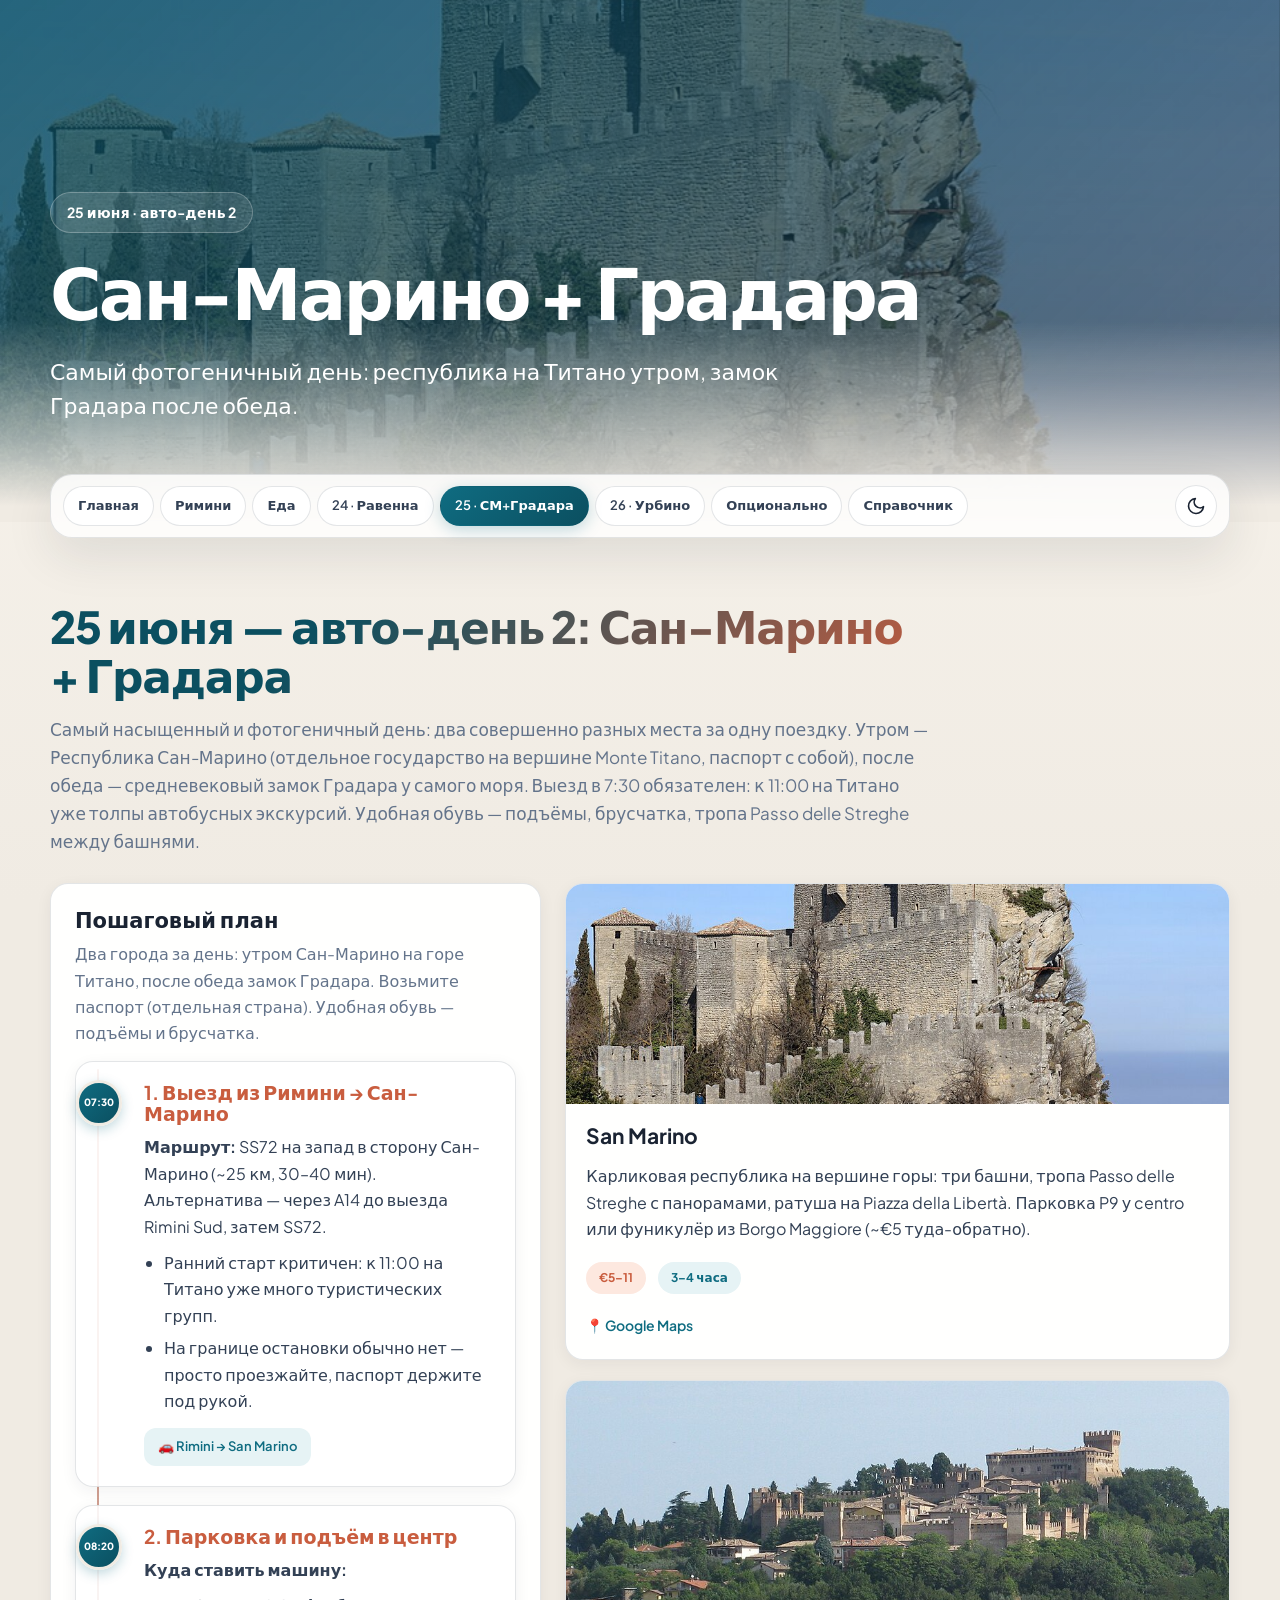
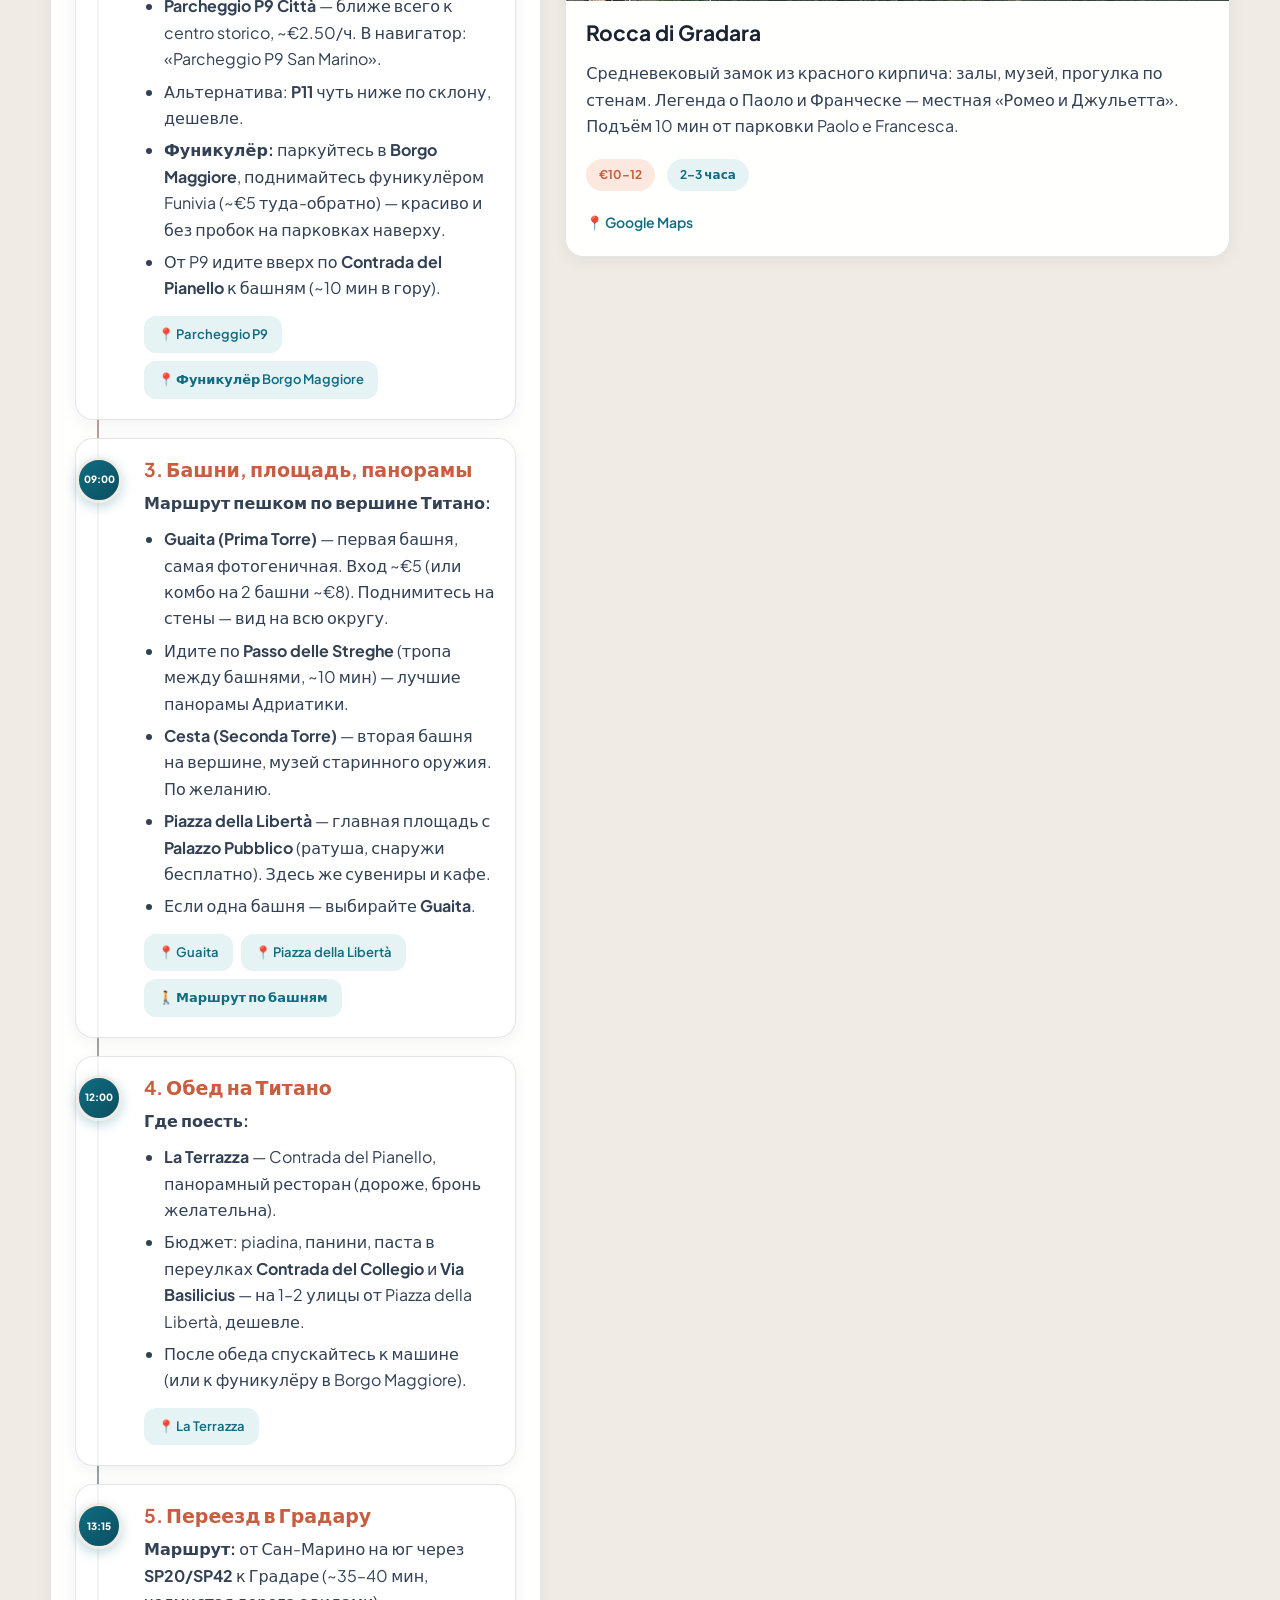
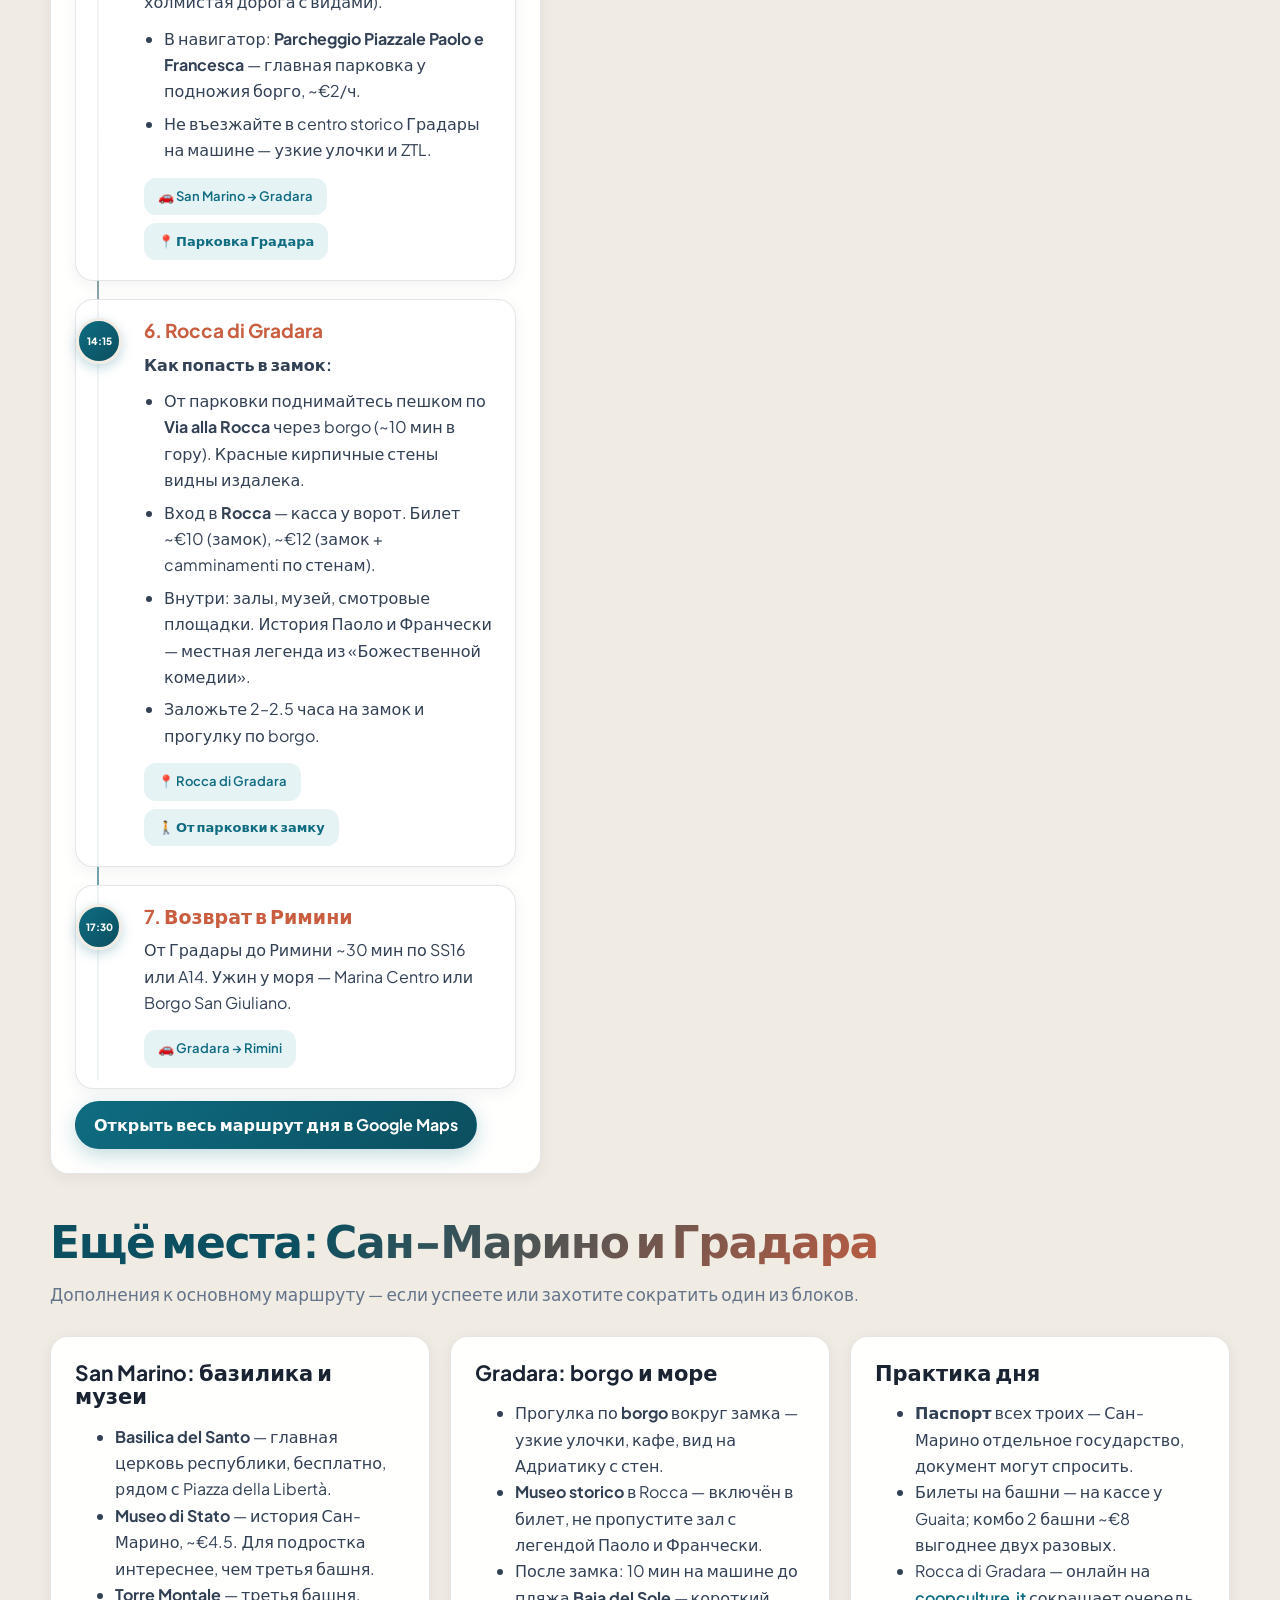
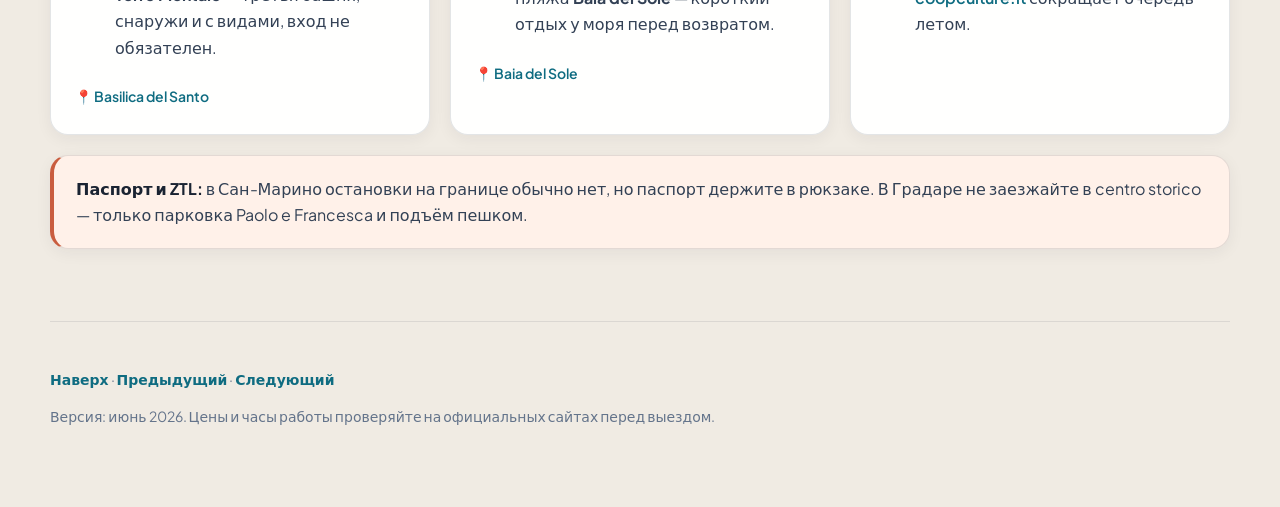
<file: san-marino-gradara.html>
<!doctype html>
<html lang="ru">
<head>
  <meta charset="utf-8">
  <meta name="viewport" content="width=device-width, initial-scale=1">
  <title>25 июня — Сан-Марино + Градара</title>
  <meta name="description" content="Два города за один день: башни Monte Titano, панорамы, замок Градара, парковки и обед.">
  <link rel="stylesheet" href="site.css">
  <script>
    (function(){try{var k='rimini-guide-theme',t=localStorage.getItem(k);if(t)document.documentElement.setAttribute('data-theme',t);else document.documentElement.setAttribute('data-theme',matchMedia('(prefers-color-scheme:light)').matches?'light':'dark')}catch(e){document.documentElement.setAttribute('data-theme','dark')}})();
  </script>
</head>
<body>
  <header class="hero" id="top">
    <img class="hero-photo" src="images/san-marino-guaita.jpg" alt="Крепость Guaita в Сан-Марино">
    <div class="hero-inner">
      <p class="eyebrow">25 июня · авто-день 2</p>
      <h1>Сан-Марино + Градара</h1>
      <p class="subtitle">Самый фотогеничный день: республика на Титано утром, замок Градара после обеда.</p>
    </div>
  </header>
  <main class="page">
    <nav class="topnav" aria-label="Навигация">
      <ul>
        <li><a href="index.html">Главная</a></li>
        <li><a href="rimini.html">Римини</a></li>
        <li><a href="food.html">Еда</a></li>
        <li><a href="ravenna.html">24 · Равенна</a></li>
        <li><a href="san-marino-gradara.html" aria-current="page">25 · СМ+Градара</a></li>
        <li><a href="urbino.html">26 · Урбино</a></li>
        <li><a href="optional.html">Опционально</a></li>
        <li><a href="reference.html">Справочник</a></li>
      </ul>
    </nav>
    <section id="san-marino-gradara">
<div class="section-title">
        <h2>25 июня — авто-день 2: Сан-Марино + Градара</h2>
        <p>Самый насыщенный и фотогеничный день: два совершенно разных места за одну поездку. Утром — Республика Сан-Марино (отдельное государство на вершине Monte Titano, паспорт с собой), после обеда — средневековый замок Градара у самого моря. Выезд в 7:30 обязателен: к 11:00 на Титано уже толпы автобусных экскурсий. Удобная обувь — подъёмы, брусчатка, тропа Passo delle Streghe между башнями.</p>
      </div>

      <div class="day">
        <article class="card pad">
          <h3>Пошаговый план</h3>
          <p style="margin:0 0 14px;color:var(--muted)">Два города за день: утром Сан-Марино на горе Титано, после обеда замок Градара. Возьмите паспорт (отдельная страна). Удобная обувь — подъёмы и брусчатка.</p>
          <div class="timeline">
            <div class="step" data-time="07:30">
              <h3>1. Выезд из Римини → Сан-Марино</h3>
              <p><strong>Маршрут:</strong> SS72 на запад в сторону Сан-Марино (~25 км, 30–40 мин). Альтернатива — через A14 до выезда Rimini Sud, затем SS72.</p>
              <ul>
                <li>Ранний старт критичен: к 11:00 на Титано уже много туристических групп.</li>
                <li>На границе остановки обычно нет — просто проезжайте, паспорт держите под рукой.</li>
              </ul>
              <div class="step-links">
                <a href="https://www.google.com/maps/dir/?api=1&origin=Rimini&destination=San+Marino&travelmode=driving" target="_blank" rel="noopener">🚗 Rimini → San Marino</a>
              </div>
            </div>
            <div class="step" data-time="08:20">
              <h3>2. Парковка и подъём в центр</h3>
              <p><strong>Куда ставить машину:</strong></p>
              <ul>
                <li><strong>Parcheggio P9 Città</strong> — ближе всего к centro storico, ~€2.50/ч. В навигатор: «Parcheggio P9 San Marino».</li>
                <li>Альтернатива: <strong>P11</strong> чуть ниже по склону, дешевле.</li>
                <li><strong>Фуникулёр:</strong> паркуйтесь в <strong>Borgo Maggiore</strong>, поднимайтесь фуникулёром Funivia (~€5 туда-обратно) — красиво и без пробок на парковках наверху.</li>
                <li>От P9 идите вверх по <strong>Contrada del Pianello</strong> к башням (~10 мин в гору).</li>
              </ul>
              <div class="step-links">
                <a href="https://www.google.com/maps/search/?api=1&query=Parcheggio+P9+San+Marino" target="_blank" rel="noopener">📍 Parcheggio P9</a>
                <a href="https://www.google.com/maps/search/?api=1&query=Funivia+San+Marino+Borgo+Maggiore" target="_blank" rel="noopener">📍 Фуникулёр Borgo Maggiore</a>
              </div>
            </div>
            <div class="step" data-time="09:00">
              <h3>3. Башни, площадь, панорамы</h3>
              <p><strong>Маршрут пешком по вершине Титано:</strong></p>
              <ul>
                <li><strong>Guaita (Prima Torre)</strong> — первая башня, самая фотогеничная. Вход ~€5 (или комбо на 2 башни ~€8). Поднимитесь на стены — вид на всю округу.</li>
                <li>Идите по <strong>Passo delle Streghe</strong> (тропа между башнями, ~10 мин) — лучшие панорамы Адриатики.</li>
                <li><strong>Cesta (Seconda Torre)</strong> — вторая башня на вершине, музей старинного оружия. По желанию.</li>
                <li><strong>Piazza della Libertà</strong> — главная площадь с <strong>Palazzo Pubblico</strong> (ратуша, снаружи бесплатно). Здесь же сувениры и кафе.</li>
                <li>Если одна башня — выбирайте <strong>Guaita</strong>.</li>
              </ul>
              <div class="step-links">
                <a href="https://www.google.com/maps/search/?api=1&query=Guaita+Tower+San+Marino" target="_blank" rel="noopener">📍 Guaita</a>
                <a href="https://www.google.com/maps/search/?api=1&query=Piazza+della+Liberta+San+Marino" target="_blank" rel="noopener">📍 Piazza della Libertà</a>
                <a href="https://www.google.com/maps/dir/Guaita+Tower,+San+Marino/Passo+delle+Streghe,+San+Marino/Cesta+Tower,+San+Marino/Piazza+della+Liberta,+San+Marino" target="_blank" rel="noopener">🚶 Маршрут по башням</a>
              </div>
            </div>
            <div class="step" data-time="12:00">
              <h3>4. Обед на Титано</h3>
              <p><strong>Где поесть:</strong></p>
              <ul>
                <li><strong>La Terrazza</strong> — Contrada del Pianello, панорамный ресторан (дороже, бронь желательна).</li>
                <li>Бюджет: piadina, панини, паста в переулках <strong>Contrada del Collegio</strong> и <strong>Via Basilicius</strong> — на 1–2 улицы от Piazza della Libertà, дешевле.</li>
                <li>После обеда спускайтесь к машине (или к фуникулёру в Borgo Maggiore).</li>
              </ul>
              <div class="step-links">
                <a href="https://www.google.com/maps/search/?api=1&query=La+Terrazza+San+Marino" target="_blank" rel="noopener">📍 La Terrazza</a>
              </div>
            </div>
            <div class="step" data-time="13:15">
              <h3>5. Переезд в Градару</h3>
              <p><strong>Маршрут:</strong> от Сан-Марино на юг через <strong>SP20/SP42</strong> к Градаре (~35–40 мин, холмистая дорога с видами).</p>
              <ul>
                <li>В навигатор: <strong>Parcheggio Piazzale Paolo e Francesca</strong> — главная парковка у подножия борго, ~€2/ч.</li>
                <li>Не въезжайте в centro storico Градары на машине — узкие улочки и ZTL.</li>
              </ul>
              <div class="step-links">
                <a href="https://www.google.com/maps/dir/?api=1&origin=San+Marino&destination=Gradara&travelmode=driving" target="_blank" rel="noopener">🚗 San Marino → Gradara</a>
                <a href="https://www.google.com/maps/search/?api=1&query=Parcheggio+Piazzale+Paolo+e+Francesca+Gradara" target="_blank" rel="noopener">📍 Парковка Градара</a>
              </div>
            </div>
            <div class="step" data-time="14:15">
              <h3>6. Rocca di Gradara</h3>
              <p><strong>Как попасть в замок:</strong></p>
              <ul>
                <li>От парковки поднимайтесь пешком по <strong>Via alla Rocca</strong> через borgo (~10 мин в гору). Красные кирпичные стены видны издалека.</li>
                <li>Вход в <strong>Rocca</strong> — касса у ворот. Билет ~€10 (замок), ~€12 (замок + camminamenti по стенам).</li>
                <li>Внутри: залы, музей, смотровые площадки. История Паоло и Франчески — местная легенда из «Божественной комедии».</li>
                <li>Заложьте 2–2.5 часа на замок и прогулку по borgo.</li>
              </ul>
              <div class="step-links">
                <a href="https://www.google.com/maps/search/?api=1&query=Rocca+di+Gradara" target="_blank" rel="noopener">📍 Rocca di Gradara</a>
                <a href="https://www.google.com/maps/dir/?api=1&origin=Parcheggio+Piazzale+Paolo+e+Francesca,+Gradara&destination=Rocca+di+Gradara&travelmode=walking" target="_blank" rel="noopener">🚶 От парковки к замку</a>
              </div>
            </div>
            <div class="step" data-time="17:30">
              <h3>7. Возврат в Римини</h3>
              <p>От Градары до Римини ~30 мин по SS16 или A14. Ужин у моря — Marina Centro или Borgo San Giuliano.</p>
              <div class="step-links">
                <a href="https://www.google.com/maps/dir/?api=1&origin=Gradara&destination=Rimini&travelmode=driving" target="_blank" rel="noopener">🚗 Gradara → Rimini</a>
              </div>
            </div>
          </div>
          <a class="map-link" href="https://www.google.com/maps/dir/Rimini/Parcheggio+P9+San+Marino/Guaita+Tower,+San+Marino/Piazza+della+Liberta,+San+Marino/Parcheggio+Piazzale+Paolo+e+Francesca,+Gradara/Rocca+di+Gradara/Rimini" target="_blank" rel="noopener">Открыть весь маршрут дня в Google Maps</a>
        </article>

        <div class="grid">
          <article class="card photo-card">
            <img src="images/san-marino-guaita.jpg" alt="Крепость Guaita в Сан-Марино" loading="lazy">
            <div class="body">
              <h3>San Marino</h3>
              <p>Карликовая республика на вершине горы: три башни, тропа Passo delle Streghe с панорамами, ратуша на Piazza della Libertà. Парковка P9 у centro или фуникулёр из Borgo Maggiore (~€5 туда-обратно).</p>
              <div class="meta"><span class="pill price">€5–11</span><span class="pill">3–4 часа</span></div>
              <a class="maps-pin" href="https://www.google.com/maps/search/?api=1&query=San+Marino+historic+center" target="_blank" rel="noopener">📍 Google Maps</a>
            </div>
          </article>
          <article class="card photo-card">
            <img src="images/gradara-castle.jpg" alt="Замок Градара" loading="lazy">
            <div class="body">
              <h3>Rocca di Gradara</h3>
              <p>Средневековый замок из красного кирпича: залы, музей, прогулка по стенам. Легенда о Паоло и Франческе — местная «Ромео и Джульетта». Подъём 10 мин от парковки Paolo e Francesca.</p>
              <div class="meta"><span class="pill price">€10–12</span><span class="pill">2–3 часа</span></div>
              <a class="maps-pin" href="https://www.google.com/maps/search/?api=1&query=Rocca+di+Gradara" target="_blank" rel="noopener">📍 Google Maps</a>
            </div>
          </article>
        </div>
      </div>

      <div class="section-title" style="margin-top:42px">
        <h2>Ещё места: Сан-Марино и Градара</h2>
        <p>Дополнения к основному маршруту — если успеете или захотите сократить один из блоков.</p>
      </div>

      <div class="grid three">
        <article class="card pad">
          <h3>San Marino: базилика и музеи</h3>
          <ul>
            <li><strong>Basilica del Santo</strong> — главная церковь республики, бесплатно, рядом с Piazza della Libertà.</li>
            <li><strong>Museo di Stato</strong> — история Сан-Марино, ~€4.5. Для подростка интереснее, чем третья башня.</li>
            <li><strong>Torre Montale</strong> — третья башня, снаружи и с видами, вход не обязателен.</li>
          </ul>
          <a class="maps-pin" href="https://www.google.com/maps/search/?api=1&query=Basilica+del+Santo+San+Marino" target="_blank" rel="noopener">📍 Basilica del Santo</a>
        </article>
        <article class="card pad">
          <h3>Gradara: borgo и море</h3>
          <ul>
            <li>Прогулка по <strong>borgo</strong> вокруг замка — узкие улочки, кафе, вид на Адриатику с стен.</li>
            <li><strong>Museo storico</strong> в Rocca — включён в билет, не пропустите зал с легендой Паоло и Франчески.</li>
            <li>После замка: 10 мин на машине до пляжа <strong>Baia del Sole</strong> — короткий отдых у моря перед возвратом.</li>
          </ul>
          <a class="maps-pin" href="https://www.google.com/maps/search/?api=1&query=Baia+del+Sole+Gradara" target="_blank" rel="noopener">📍 Baia del Sole</a>
        </article>
        <article class="card pad">
          <h3>Практика дня</h3>
          <ul>
            <li><strong>Паспорт</strong> всех троих — Сан-Марино отдельное государство, документ могут спросить.</li>
            <li>Билеты на башни — на кассе у Guaita; комбо 2 башни ~€8 выгоднее двух разовых.</li>
            <li>Rocca di Gradara — онлайн на <a href="https://www.coopculture.it/en/products/ticket-for-rocca-of-gradara/" target="_blank" rel="noopener">coopculture.it</a> сокращает очередь летом.</li>
          </ul>
        </article>
      </div>

      <div class="note warning">
        <strong>Паспорт и ZTL:</strong> в Сан-Марино остановки на границе обычно нет, но паспорт держите в рюкзаке. В Градаре не заезжайте в centro storico — только парковка Paolo e Francesca и подъём пешком.
      </div>
    </section>
    <footer>
      <p><a href="#top">Наверх</a> · <a href="ravenna.html">Предыдущий</a> · <a href="urbino.html">Следующий</a></p>
      <p>Версия: июнь 2026. Цены и часы работы проверяйте на официальных сайтах перед выездом.</p>
    </footer>
  </main>
  <script src="site.js" defer></script>
</body>
</html>
</file>
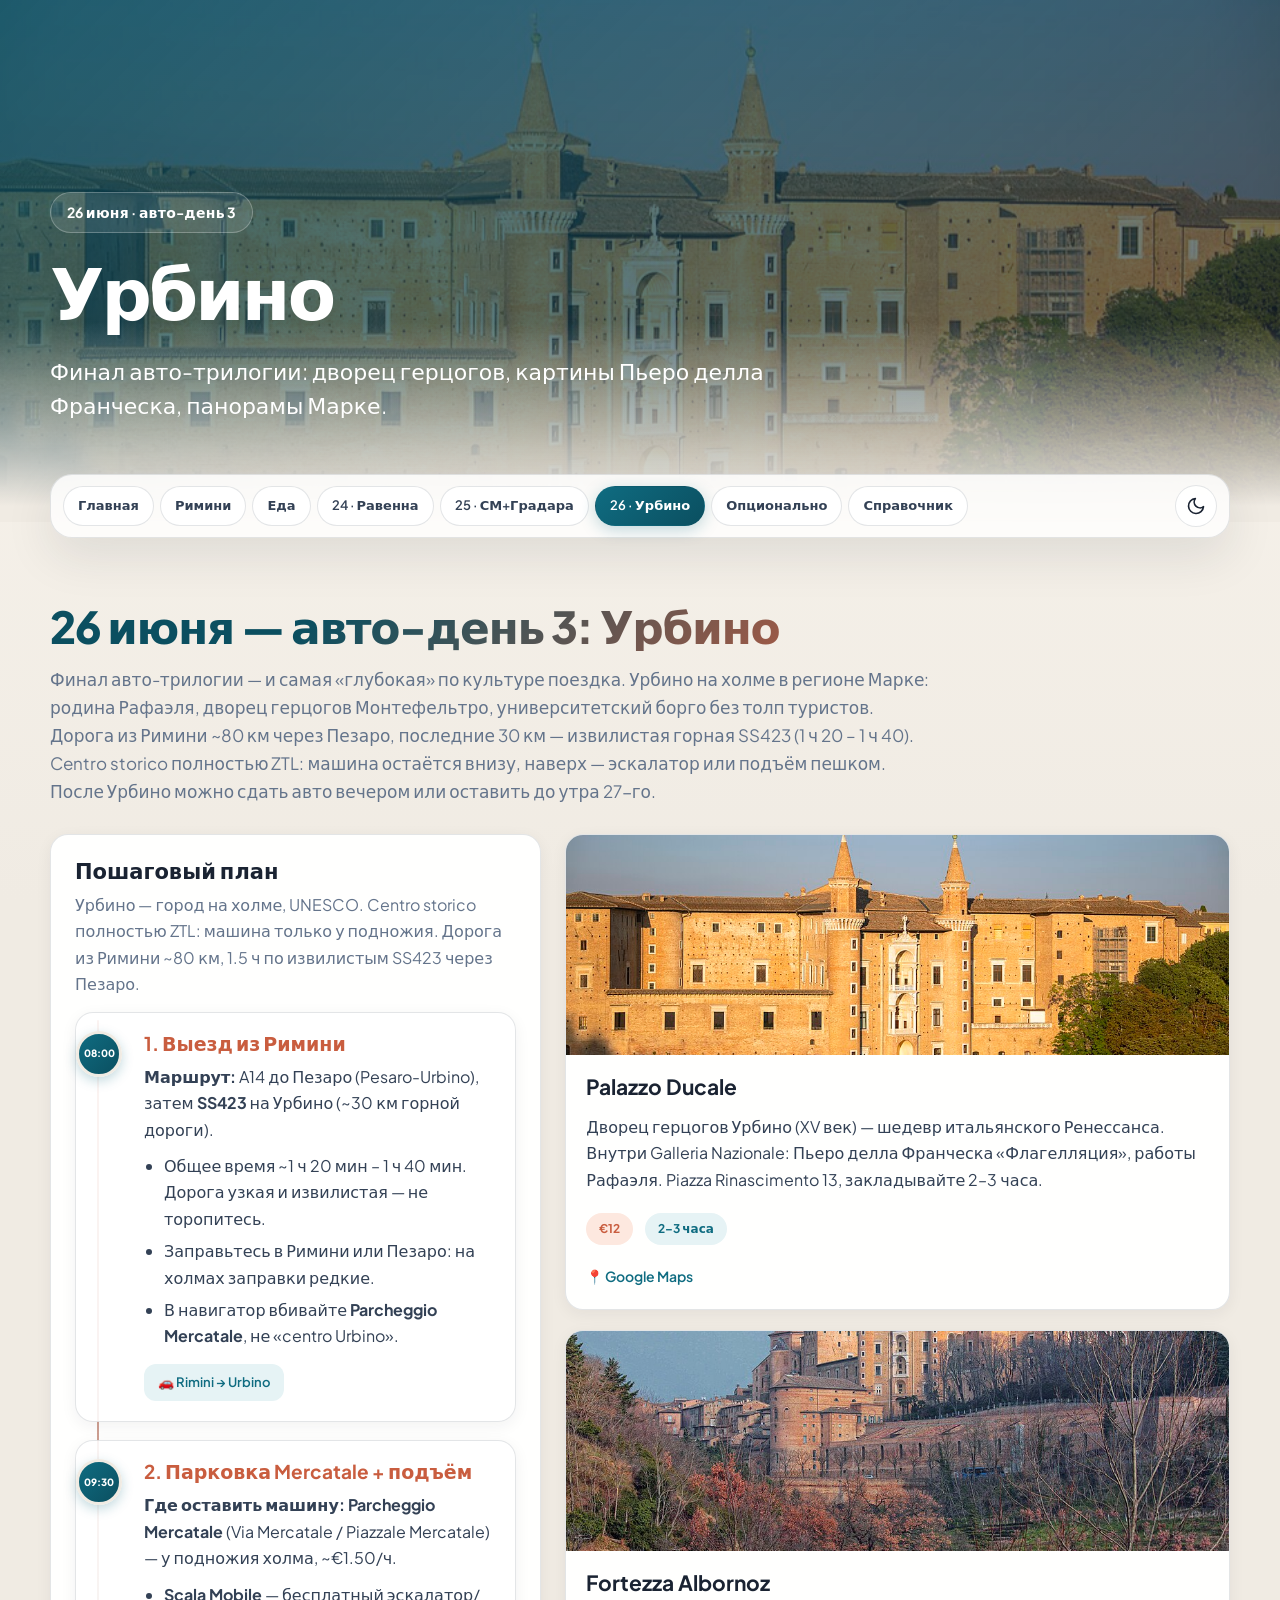
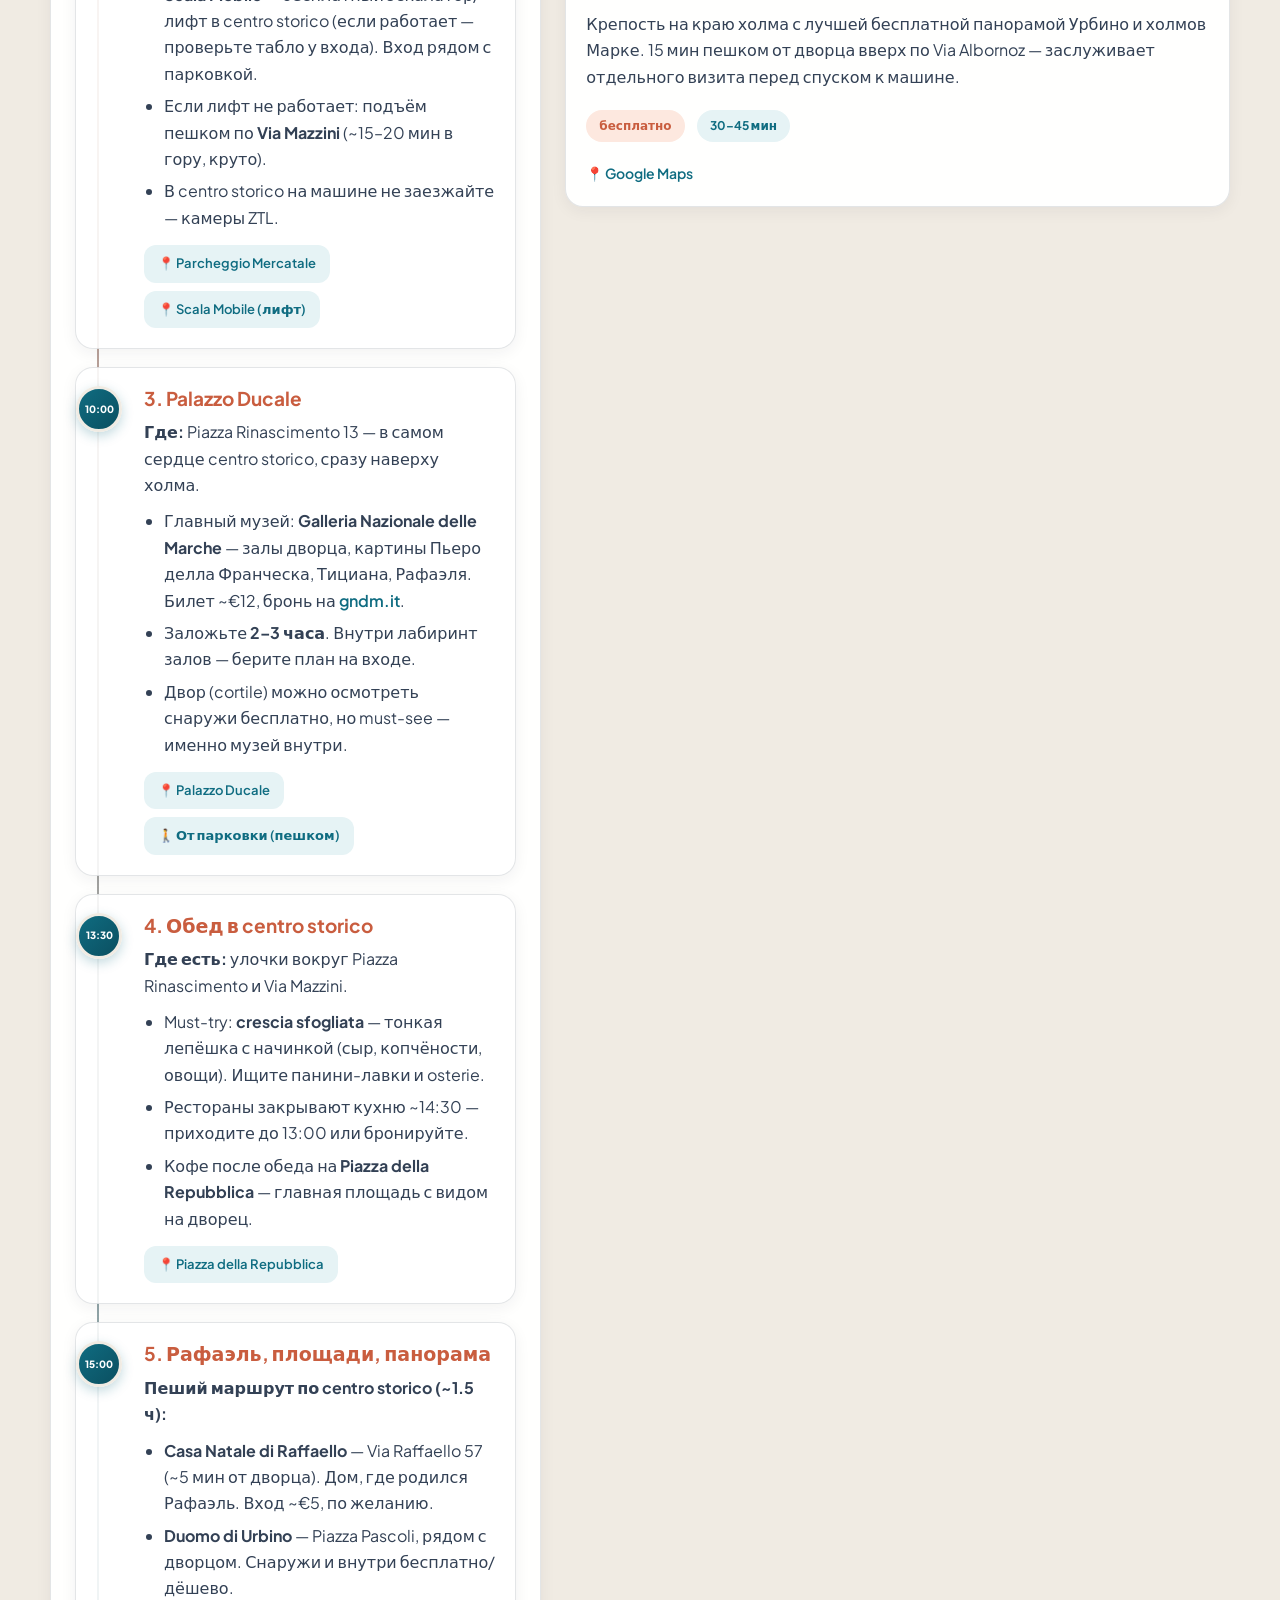
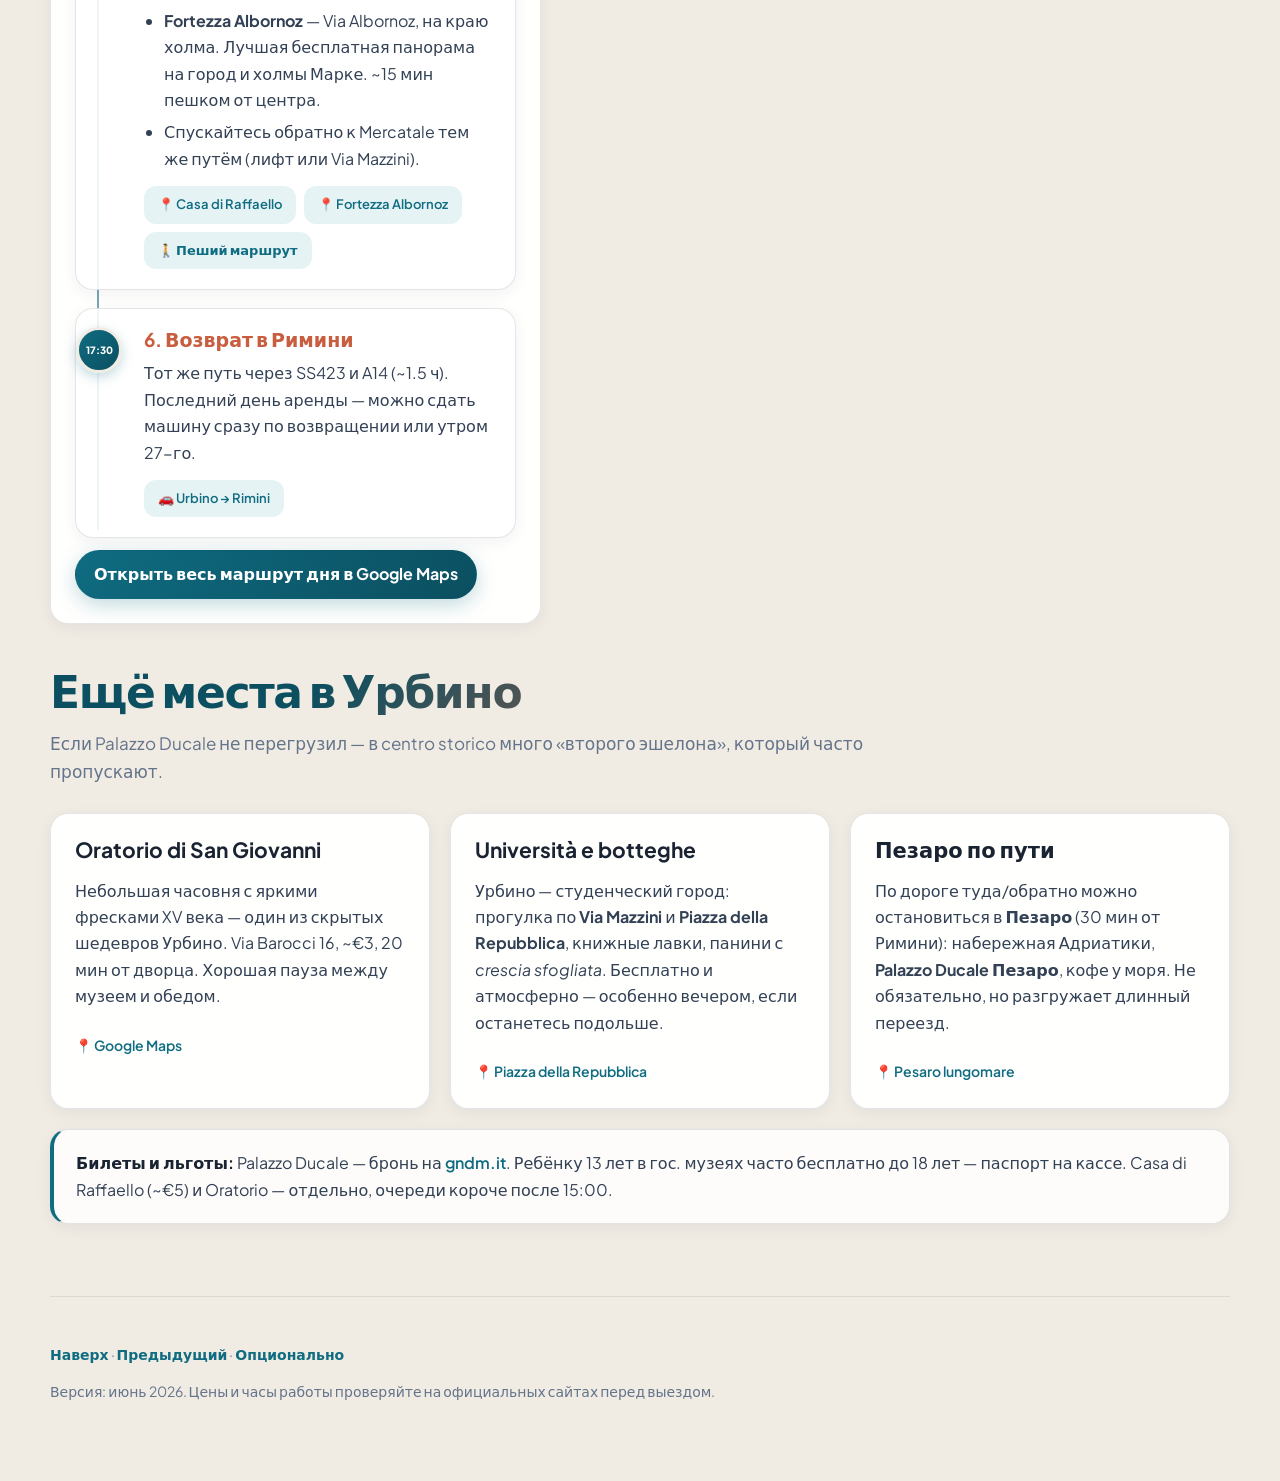
<file: urbino.html>
<!doctype html>
<html lang="ru">
<head>
  <meta charset="utf-8">
  <meta name="viewport" content="width=device-width, initial-scale=1">
  <title>26 июня — Урбино: Ренессанс на холме</title>
  <meta name="description" content="Palazzo Ducale, дом Рафаэля, Fortezza Albornoz, парковка Mercatale и горная дорога.">
  <link rel="stylesheet" href="site.css">
  <script>
    (function(){try{var k='rimini-guide-theme',t=localStorage.getItem(k);if(t)document.documentElement.setAttribute('data-theme',t);else document.documentElement.setAttribute('data-theme',matchMedia('(prefers-color-scheme:light)').matches?'light':'dark')}catch(e){document.documentElement.setAttribute('data-theme','dark')}})();
  </script>
</head>
<body>
  <header class="hero" id="top">
    <img class="hero-photo" src="images/urbino-palazzo.jpg" alt="Палаццо Дукале в Урбино">
    <div class="hero-inner">
      <p class="eyebrow">26 июня · авто-день 3</p>
      <h1>Урбино</h1>
      <p class="subtitle">Финал авто-трилогии: дворец герцогов, картины Пьеро делла Франческа, панорамы Марке.</p>
    </div>
  </header>
  <main class="page">
    <nav class="topnav" aria-label="Навигация">
      <ul>
        <li><a href="index.html">Главная</a></li>
        <li><a href="rimini.html">Римини</a></li>
        <li><a href="food.html">Еда</a></li>
        <li><a href="ravenna.html">24 · Равенна</a></li>
        <li><a href="san-marino-gradara.html">25 · СМ+Градара</a></li>
        <li><a href="urbino.html" aria-current="page">26 · Урбино</a></li>
        <li><a href="optional.html">Опционально</a></li>
        <li><a href="reference.html">Справочник</a></li>
      </ul>
    </nav>
    <section id="urbino">
<div class="section-title">
        <h2>26 июня — авто-день 3: Урбино</h2>
        <p>Финал авто-трилогии — и самая «глубокая» по культуре поездка. Урбино на холме в регионе Марке: родина Рафаэля, дворец герцогов Монтефельтро, университетский борго без толп туристов. Дорога из Римини ~80 км через Пезаро, последние 30 км — извилистая горная SS423 (1 ч 20 – 1 ч 40). Centro storico полностью ZTL: машина остаётся внизу, наверх — эскалатор или подъём пешком. После Урбино можно сдать авто вечером или оставить до утра 27-го.</p>
      </div>

      <div class="day">
        <article class="card pad">
          <h3>Пошаговый план</h3>
          <p style="margin:0 0 14px;color:var(--muted)">Урбино — город на холме, UNESCO. Centro storico полностью ZTL: машина только у подножия. Дорога из Римини ~80 км, 1.5 ч по извилистым SS423 через Пезаро.</p>
          <div class="timeline">
            <div class="step" data-time="08:00">
              <h3>1. Выезд из Римини</h3>
              <p><strong>Маршрут:</strong> A14 до Пезаро (Pesaro-Urbino), затем <strong>SS423</strong> на Урбино (~30 км горной дороги).</p>
              <ul>
                <li>Общее время ~1 ч 20 мин – 1 ч 40 мин. Дорога узкая и извилистая — не торопитесь.</li>
                <li>Заправьтесь в Римини или Пезаро: на холмах заправки редкие.</li>
                <li>В навигатор вбивайте <strong>Parcheggio Mercatale</strong>, не «centro Urbino».</li>
              </ul>
              <div class="step-links">
                <a href="https://www.google.com/maps/dir/?api=1&origin=Rimini&destination=Urbino&travelmode=driving" target="_blank" rel="noopener">🚗 Rimini → Urbino</a>
              </div>
            </div>
            <div class="step" data-time="09:30">
              <h3>2. Парковка Mercatale + подъём</h3>
              <p><strong>Где оставить машину:</strong> <strong>Parcheggio Mercatale</strong> (Via Mercatale / Piazzale Mercatale) — у подножия холма, ~€1.50/ч.</p>
              <ul>
                <li><strong>Scala Mobile</strong> — бесплатный эскалатор/лифт в centro storico (если работает — проверьте табло у входа). Вход рядом с парковкой.</li>
                <li>Если лифт не работает: подъём пешком по <strong>Via Mazzini</strong> (~15–20 мин в гору, круто).</li>
                <li>В centro storico на машине не заезжайте — камеры ZTL.</li>
              </ul>
              <div class="step-links">
                <a href="https://www.google.com/maps/search/?api=1&query=Parcheggio+Mercatale+Urbino" target="_blank" rel="noopener">📍 Parcheggio Mercatale</a>
                <a href="https://www.google.com/maps/search/?api=1&query=Scala+Mobile+Urbino" target="_blank" rel="noopener">📍 Scala Mobile (лифт)</a>
              </div>
            </div>
            <div class="step" data-time="10:00">
              <h3>3. Palazzo Ducale</h3>
              <p><strong>Где:</strong> Piazza Rinascimento 13 — в самом сердце centro storico, сразу наверху холма.</p>
              <ul>
                <li>Главный музей: <strong>Galleria Nazionale delle Marche</strong> — залы дворца, картины Пьеро делла Франческа, Тициана, Рафаэля. Билет ~€12, бронь на <a href="https://gndm.it/en/visit/" target="_blank" rel="noopener">gndm.it</a>.</li>
                <li>Заложьте <strong>2–3 часа</strong>. Внутри лабиринт залов — берите план на входе.</li>
                <li>Двор (cortile) можно осмотреть снаружи бесплатно, но must-see — именно музей внутри.</li>
              </ul>
              <div class="step-links">
                <a href="https://www.google.com/maps/search/?api=1&query=Palazzo+Ducale+Urbino" target="_blank" rel="noopener">📍 Palazzo Ducale</a>
                <a href="https://www.google.com/maps/dir/?api=1&origin=Parcheggio+Mercatale,+Urbino&destination=Palazzo+Ducale,+Urbino&travelmode=walking" target="_blank" rel="noopener">🚶 От парковки (пешком)</a>
              </div>
            </div>
            <div class="step" data-time="13:30">
              <h3>4. Обед в centro storico</h3>
              <p><strong>Где есть:</strong> улочки вокруг Piazza Rinascimento и Via Mazzini.</p>
              <ul>
                <li>Must-try: <strong>crescia sfogliata</strong> — тонкая лепёшка с начинкой (сыр, копчёности, овощи). Ищите панини-лавки и osterie.</li>
                <li>Рестораны закрывают кухню ~14:30 — приходите до 13:00 или бронируйте.</li>
                <li>Кофе после обеда на <strong>Piazza della Repubblica</strong> — главная площадь с видом на дворец.</li>
              </ul>
              <div class="step-links">
                <a href="https://www.google.com/maps/search/?api=1&query=Piazza+della+Repubblica+Urbino" target="_blank" rel="noopener">📍 Piazza della Repubblica</a>
              </div>
            </div>
            <div class="step" data-time="15:00">
              <h3>5. Рафаэль, площади, панорама</h3>
              <p><strong>Пеший маршрут по centro storico (~1.5 ч):</strong></p>
              <ul>
                <li><strong>Casa Natale di Raffaello</strong> — Via Raffaello 57 (~5 мин от дворца). Дом, где родился Рафаэль. Вход ~€5, по желанию.</li>
                <li><strong>Duomo di Urbino</strong> — Piazza Pascoli, рядом с дворцом. Снаружи и внутри бесплатно/дёшево.</li>
                <li><strong>Fortezza Albornoz</strong> — Via Albornoz, на краю холма. Лучшая бесплатная панорама на город и холмы Марке. ~15 мин пешком от центра.</li>
                <li>Спускайтесь обратно к Mercatale тем же путём (лифт или Via Mazzini).</li>
              </ul>
              <div class="step-links">
                <a href="https://www.google.com/maps/search/?api=1&query=Casa+Natale+di+Raffaello+Urbino" target="_blank" rel="noopener">📍 Casa di Raffaello</a>
                <a href="https://www.google.com/maps/search/?api=1&query=Fortezza+Albornoz+Urbino" target="_blank" rel="noopener">📍 Fortezza Albornoz</a>
                <a href="https://www.google.com/maps/dir/Palazzo+Ducale,+Urbino/Casa+Natale+di+Raffaello,+Urbino/Fortezza+Albornoz,+Urbino" target="_blank" rel="noopener">🚶 Пеший маршрут</a>
              </div>
            </div>
            <div class="step" data-time="17:30">
              <h3>6. Возврат в Римини</h3>
              <p>Тот же путь через SS423 и A14 (~1.5 ч). Последний день аренды — можно сдать машину сразу по возвращении или утром 27-го.</p>
              <div class="step-links">
                <a href="https://www.google.com/maps/dir/?api=1&origin=Urbino&destination=Rimini&travelmode=driving" target="_blank" rel="noopener">🚗 Urbino → Rimini</a>
              </div>
            </div>
          </div>
          <a class="map-link" href="https://www.google.com/maps/dir/Rimini/Parcheggio+Mercatale,+Urbino/Palazzo+Ducale,+Urbino/Casa+Natale+di+Raffaello,+Urbino/Fortezza+Albornoz,+Urbino/Rimini" target="_blank" rel="noopener">Открыть весь маршрут дня в Google Maps</a>
        </article>

        <div class="grid">
          <article class="card photo-card">
            <img src="images/urbino-palazzo.jpg" alt="Палаццо Дукале в Урбино" loading="lazy">
            <div class="body">
              <h3>Palazzo Ducale</h3>
              <p>Дворец герцогов Урбино (XV век) — шедевр итальянского Ренессанса. Внутри Galleria Nazionale: Пьеро делла Франческа «Флагелляция», работы Рафаэля. Piazza Rinascimento 13, закладывайте 2–3 часа.</p>
              <div class="meta"><span class="pill price">€12</span><span class="pill">2–3 часа</span></div>
              <a class="maps-pin" href="https://www.google.com/maps/search/?api=1&query=Palazzo+Ducale+Urbino" target="_blank" rel="noopener">📍 Google Maps</a>
            </div>
          </article>
          <article class="card photo-card">
            <img src="images/urbino-panorama.jpg" alt="Панорама Урбино" loading="lazy">
            <div class="body">
              <h3>Fortezza Albornoz</h3>
              <p>Крепость на краю холма с лучшей бесплатной панорамой Урбино и холмов Марке. 15 мин пешком от дворца вверх по Via Albornoz — заслуживает отдельного визита перед спуском к машине.</p>
              <div class="meta"><span class="pill price">бесплатно</span><span class="pill">30–45 мин</span></div>
              <a class="maps-pin" href="https://www.google.com/maps/search/?api=1&query=Fortezza+Albornoz+Urbino" target="_blank" rel="noopener">📍 Google Maps</a>
            </div>
          </article>
        </div>
      </div>

      <div class="section-title" style="margin-top:42px">
        <h2>Ещё места в Урбино</h2>
        <p>Если Palazzo Ducale не перегрузил — в centro storico много «второго эшелона», который часто пропускают.</p>
      </div>

      <div class="grid three">
        <article class="card pad">
          <h3>Oratorio di San Giovanni</h3>
          <p>Небольшая часовня с яркими фресками XV века — один из скрытых шедевров Урбино. Via Barocci 16, ~€3, 20 мин от дворца. Хорошая пауза между музеем и обедом.</p>
          <a class="maps-pin" href="https://www.google.com/maps/search/?api=1&query=Oratorio+di+San+Giovanni+Urbino" target="_blank" rel="noopener">📍 Google Maps</a>
        </article>
        <article class="card pad">
          <h3>Università e botteghe</h3>
          <p>Урбино — студенческий город: прогулка по <strong>Via Mazzini</strong> и <strong>Piazza della Repubblica</strong>, книжные лавки, панини с <em>crescia sfogliata</em>. Бесплатно и атмосферно — особенно вечером, если останетесь подольше.</p>
          <a class="maps-pin" href="https://www.google.com/maps/search/?api=1&query=Piazza+della+Repubblica+Urbino" target="_blank" rel="noopener">📍 Piazza della Repubblica</a>
        </article>
        <article class="card pad">
          <h3>Пезаро по пути</h3>
          <p>По дороге туда/обратно можно остановиться в <strong>Пезаро</strong> (30 мин от Римини): набережная Адриатики, <strong>Palazzo Ducale Пезаро</strong>, кофе у моря. Не обязательно, но разгружает длинный переезд.</p>
          <a class="maps-pin" href="https://www.google.com/maps/search/?api=1&query=Pesaro+lungomare" target="_blank" rel="noopener">📍 Pesaro lungomare</a>
        </article>
      </div>

      <div class="note">
        <strong>Билеты и льготы:</strong> Palazzo Ducale — бронь на <a href="https://gndm.it/en/visit/" target="_blank" rel="noopener">gndm.it</a>. Ребёнку 13 лет в гос. музеях часто бесплатно до 18 лет — паспорт на кассе. Casa di Raffaello (~€5) и Oratorio — отдельно, очереди короче после 15:00.
      </div>
    </section>
    <footer>
      <p><a href="#top">Наверх</a> · <a href="san-marino-gradara.html">Предыдущий</a> · <a href="optional.html">Опционально</a></p>
      <p>Версия: июнь 2026. Цены и часы работы проверяйте на официальных сайтах перед выездом.</p>
    </footer>
  </main>
  <script src="site.js" defer></script>
</body>
</html>
</file>
<file: site.css>
@import url("https://fonts.googleapis.com/css2?family=Plus+Jakarta+Sans:ital,wght@0,400;0,500;0,600;0,700;0,800;1,400&display=swap");

/* ── Light theme (default vars, overridden by dark) ── */
:root,
[data-theme="light"] {
  color-scheme: light;

  --bg: #f0ebe3;
  --bg-2: #faf6ef;
  --surface: rgba(255, 255, 255, 0.88);
  --surface-2: rgba(255, 255, 255, 0.96);
  --surface-hover: #ffffff;

  --ink: #1a2332;
  --text: #334155;
  --muted: #64748b;

  --accent: #c95d3f;
  --accent-dark: #9e432b;
  --accent-glow: rgba(201, 93, 63, 0.35);
  --blue: #0f6c81;
  --blue-dark: #0b4f60;
  --blue-glow: rgba(15, 108, 129, 0.25);

  --line: rgba(30, 41, 59, 0.1);
  --border: rgba(30, 41, 59, 0.12);

  --hero-overlay: linear-gradient(135deg, rgba(11, 79, 96, 0.82), rgba(26, 35, 50, 0.55));
  --hero-fade: linear-gradient(180deg, transparent, var(--bg) 92%);

  --shadow-sm: 0 4px 16px rgba(26, 35, 50, 0.06);
  --shadow: 0 18px 48px rgba(26, 35, 50, 0.1);
  --shadow-lg: 0 28px 64px rgba(26, 35, 50, 0.14);

  --pill-bg: #e6f3f5;
  --pill-price-bg: #fde8df;
  --pill-green-bg: #e5f1e8;
  --pill-green-text: #2f5d3b;

  --step-link-bg: #e6f3f5;
  --table-stripe: rgba(240, 235, 227, 0.6);
  --note-bg: rgba(255, 255, 255, 0.82);
  --warning-bg: rgba(255, 242, 233, 0.95);

  --nav-bg: rgba(255, 255, 255, 0.82);
  --radius: 18px;
  --radius-sm: 12px;
  --transition: 0.35s cubic-bezier(0.4, 0, 0.2, 1);
}

/* ── Dark theme ── */
[data-theme="dark"] {
  color-scheme: dark;

  --bg: #080c12;
  --bg-2: #0e141c;
  --surface: rgba(18, 26, 36, 0.78);
  --surface-2: rgba(22, 32, 44, 0.92);
  --surface-hover: rgba(28, 40, 54, 0.95);

  --ink: #eef2f7;
  --text: #b8c5d6;
  --muted: #7a8da3;

  --accent: #e07850;
  --accent-dark: #f0906a;
  --accent-glow: rgba(224, 120, 80, 0.3);
  --blue: #3db8c9;
  --blue-dark: #2a9aab;
  --blue-glow: rgba(61, 184, 201, 0.22);

  --line: rgba(255, 255, 255, 0.07);
  --border: rgba(255, 255, 255, 0.09);

  --hero-overlay: linear-gradient(135deg, rgba(4, 12, 20, 0.75), rgba(8, 20, 32, 0.55));
  --hero-fade: linear-gradient(180deg, transparent, var(--bg) 90%);

  --shadow-sm: 0 4px 20px rgba(0, 0, 0, 0.35);
  --shadow: 0 20px 50px rgba(0, 0, 0, 0.45);
  --shadow-lg: 0 32px 70px rgba(0, 0, 0, 0.55);

  --pill-bg: rgba(61, 184, 201, 0.15);
  --pill-price-bg: rgba(224, 120, 80, 0.18);
  --pill-green-bg: rgba(90, 160, 100, 0.15);
  --pill-green-text: #8ecf9a;

  --step-link-bg: rgba(61, 184, 201, 0.12);
  --table-stripe: rgba(255, 255, 255, 0.03);
  --note-bg: rgba(18, 26, 36, 0.85);
  --warning-bg: rgba(40, 22, 18, 0.85);

  --nav-bg: rgba(12, 18, 26, 0.82);
}

/* Default to dark if no preference set yet */
html:not([data-theme]) {
  color-scheme: dark;
  --bg: #080c12;
  --bg-2: #0e141c;
  --surface: rgba(18, 26, 36, 0.78);
  --surface-2: rgba(22, 32, 44, 0.92);
  --surface-hover: rgba(28, 40, 54, 0.95);
  --ink: #eef2f7;
  --text: #b8c5d6;
  --muted: #7a8da3;
  --accent: #e07850;
  --accent-dark: #f0906a;
  --accent-glow: rgba(224, 120, 80, 0.3);
  --blue: #3db8c9;
  --blue-dark: #2a9aab;
  --blue-glow: rgba(61, 184, 201, 0.22);
  --line: rgba(255, 255, 255, 0.07);
  --border: rgba(255, 255, 255, 0.09);
  --hero-overlay: linear-gradient(135deg, rgba(4, 12, 20, 0.75), rgba(8, 20, 32, 0.55));
  --hero-fade: linear-gradient(180deg, transparent, #080c12 90%);
  --shadow-sm: 0 4px 20px rgba(0, 0, 0, 0.35);
  --shadow: 0 20px 50px rgba(0, 0, 0, 0.45);
  --shadow-lg: 0 32px 70px rgba(0, 0, 0, 0.55);
  --pill-bg: rgba(61, 184, 201, 0.15);
  --pill-price-bg: rgba(224, 120, 80, 0.18);
  --pill-green-bg: rgba(90, 160, 100, 0.15);
  --pill-green-text: #8ecf9a;
  --step-link-bg: rgba(61, 184, 201, 0.12);
  --table-stripe: rgba(255, 255, 255, 0.03);
  --note-bg: rgba(18, 26, 36, 0.85);
  --warning-bg: rgba(40, 22, 18, 0.85);
  --nav-bg: rgba(12, 18, 26, 0.82);
  --radius: 18px;
  --radius-sm: 12px;
  --transition: 0.35s cubic-bezier(0.4, 0, 0.2, 1);
}

*, *::before, *::after { box-sizing: border-box; }

html {
  scroll-behavior: smooth;
}

body {
  margin: 0;
  color: var(--text);
  background-color: var(--bg);
  background-image:
    radial-gradient(ellipse 80% 50% at 10% -10%, var(--accent-glow), transparent 50%),
    radial-gradient(ellipse 60% 40% at 90% 0%, var(--blue-glow), transparent 45%),
    linear-gradient(180deg, var(--bg-2) 0%, var(--bg) 100%);
  background-attachment: fixed;
  font-family: "Plus Jakarta Sans", Inter, ui-sans-serif, system-ui, -apple-system, "Segoe UI", Arial, sans-serif;
  line-height: 1.65;
  transition: background-color var(--transition), color var(--transition);
}

a {
  color: var(--blue);
  text-decoration: none;
  font-weight: 600;
  transition: color 0.2s ease;
}

a:hover {
  color: var(--accent);
}

.page {
  width: min(1180px, calc(100% - 32px));
  margin: 0 auto;
}

/* ── Hero ── */
.hero {
  position: relative;
  min-height: 58vh;
  display: grid;
  align-items: end;
  overflow: hidden;
  color: white;
  background: var(--hero-overlay);
}

.hero-photo {
  position: absolute;
  inset: 0;
  width: 100%;
  height: 100%;
  object-fit: cover;
  z-index: 0;
  animation: heroKenBurns 22s ease-in-out infinite alternate;
  will-change: transform;
}

.hero::before {
  content: "";
  position: absolute;
  inset: 0;
  background: var(--hero-overlay);
  z-index: 1;
}

.hero::after {
  content: "";
  position: absolute;
  inset: auto 0 0;
  height: 200px;
  background: var(--hero-fade);
  z-index: 2;
}

.hero-inner {
  position: relative;
  z-index: 3;
  width: min(1180px, calc(100% - 32px));
  margin: 0 auto;
  padding: 80px 0 100px;
  animation: fadeInUp 0.9s ease-out both;
}

.eyebrow {
  display: inline-flex;
  gap: 8px;
  align-items: center;
  margin: 0 0 20px;
  padding: 8px 16px;
  border: 1px solid rgba(255, 255, 255, 0.25);
  border-radius: 999px;
  background: rgba(255, 255, 255, 0.1);
  backdrop-filter: blur(12px);
  -webkit-backdrop-filter: blur(12px);
  font-weight: 700;
  font-size: 14px;
  letter-spacing: 0.02em;
}

h1, h2, h3 {
  line-height: 1.12;
  margin: 0;
  color: var(--ink);
}

.hero h1,
.hero .subtitle {
  color: white;
}

h1 {
  max-width: 900px;
  font-size: clamp(38px, 5.5vw, 72px);
  font-weight: 800;
  letter-spacing: -0.04em;
}

.subtitle {
  max-width: 820px;
  margin: 22px 0 0;
  color: rgba(255, 255, 255, 0.88);
  font-size: clamp(17px, 2vw, 22px);
  font-weight: 400;
  line-height: 1.55;
}

.hero-actions, .actions {
  display: flex;
  flex-wrap: wrap;
  gap: 12px;
  margin-top: 28px;
}

.button, .map-link {
  display: inline-flex;
  align-items: center;
  justify-content: center;
  min-height: 44px;
  padding: 11px 20px;
  border-radius: 999px;
  border: 1px solid rgba(255, 255, 255, 0.3);
  color: white;
  background: rgba(255, 255, 255, 0.12);
  font-weight: 700;
  text-decoration: none;
  transition: transform 0.25s ease, box-shadow 0.25s ease, background 0.25s ease;
}

.button.primary, .map-link {
  border-color: transparent;
  background: linear-gradient(135deg, var(--accent), var(--accent-dark));
  box-shadow: 0 8px 28px var(--accent-glow);
}

.button:hover, .map-link:hover {
  color: white;
  transform: translateY(-2px);
  box-shadow: 0 12px 32px var(--accent-glow);
  text-decoration: none;
}

/* ── Navigation ── */
.topnav {
  position: sticky;
  top: 12px;
  z-index: 100;
  margin-top: -48px;
  border: 1px solid var(--border);
  border-radius: calc(var(--radius) + 4px);
  background: var(--nav-bg);
  box-shadow: var(--shadow);
  backdrop-filter: blur(20px) saturate(1.4);
  -webkit-backdrop-filter: blur(20px) saturate(1.4);
  transition: background var(--transition), border-color var(--transition), box-shadow var(--transition);
}

.topnav-inner {
  display: flex;
  align-items: center;
  gap: 10px;
  padding: 10px 12px;
}

.topnav ul {
  display: flex;
  flex: 1;
  flex-wrap: wrap;
  gap: 6px;
  margin: 0;
  padding: 0;
  list-style: none;
}

.topnav a {
  display: inline-flex;
  padding: 8px 14px;
  border: 1px solid var(--border);
  border-radius: 999px;
  color: var(--text);
  background: var(--surface);
  font-size: 13px;
  font-weight: 600;
  transition: all 0.25s ease;
}

.topnav a[aria-current="page"] {
  color: white;
  background: linear-gradient(135deg, var(--blue), var(--blue-dark));
  border-color: transparent;
  box-shadow: 0 4px 16px var(--blue-glow);
}

.topnav a:hover:not([aria-current="page"]) {
  color: var(--ink);
  background: var(--surface-hover);
  border-color: var(--blue);
  text-decoration: none;
  transform: translateY(-1px);
}

.theme-toggle {
  flex-shrink: 0;
  display: grid;
  place-items: center;
  width: 42px;
  height: 42px;
  padding: 0;
  border: 1px solid var(--border);
  border-radius: 50%;
  color: var(--ink);
  background: var(--surface);
  cursor: pointer;
  transition: all 0.3s ease;
}

.theme-toggle:hover {
  background: var(--surface-hover);
  border-color: var(--accent);
  transform: rotate(15deg) scale(1.05);
}

.theme-toggle svg {
  width: 20px;
  height: 20px;
  fill: none;
  stroke: currentColor;
  stroke-width: 2;
  stroke-linecap: round;
  stroke-linejoin: round;
}

.theme-toggle .icon-sun,
.theme-toggle .icon-moon {
  grid-area: 1 / 1;
  transition: opacity 0.3s ease, transform 0.4s ease;
}

[data-theme="dark"] .theme-toggle .icon-sun,
[data-theme="light"] .theme-toggle .icon-moon,
html:not([data-theme]) .theme-toggle .icon-sun {
  opacity: 1;
  transform: rotate(0deg) scale(1);
}

[data-theme="dark"] .theme-toggle .icon-moon,
[data-theme="light"] .theme-toggle .icon-sun,
html:not([data-theme]) .theme-toggle .icon-moon {
  opacity: 0;
  transform: rotate(-90deg) scale(0.5);
}

/* ── Sections & reveal animations ── */
section {
  margin: 64px 0;
  scroll-margin-top: 100px;
}

.reveal {
  opacity: 0;
  transform: translateY(28px);
  transition: opacity 0.7s cubic-bezier(0.4, 0, 0.2, 1),
              transform 0.7s cubic-bezier(0.4, 0, 0.2, 1);
}

.reveal.is-visible {
  opacity: 1;
  transform: translateY(0);
}

.reveal-delay-1 { transition-delay: 0.08s; }
.reveal-delay-2 { transition-delay: 0.16s; }
.reveal-delay-3 { transition-delay: 0.24s; }

.section-title {
  display: grid;
  gap: 14px;
  max-width: 880px;
  margin-bottom: 28px;
}

.section-title h2 {
  color: var(--ink);
  font-size: clamp(28px, 3.5vw, 44px);
  font-weight: 800;
  letter-spacing: -0.03em;
  background: linear-gradient(135deg, var(--ink) 60%, var(--blue) 100%);
  -webkit-background-clip: text;
  background-clip: text;
  -webkit-text-fill-color: transparent;
}

[data-theme="light"] .section-title h2 {
  background: linear-gradient(135deg, var(--blue-dark) 30%, var(--accent) 100%);
  -webkit-background-clip: text;
  background-clip: text;
  -webkit-text-fill-color: transparent;
}

.section-title p, .muted {
  margin: 0;
  color: var(--muted);
  font-size: 17px;
}

.grid {
  display: grid;
  gap: 20px;
}

.two { grid-template-columns: repeat(2, minmax(0, 1fr)); }
.three { grid-template-columns: repeat(3, minmax(0, 1fr)); }

/* ── Cards ── */
.card {
  overflow: hidden;
  border: 1px solid var(--border);
  border-radius: var(--radius);
  background: var(--surface-2);
  box-shadow: var(--shadow-sm);
  transition: transform 0.35s ease, box-shadow 0.35s ease, border-color 0.35s ease;
}

.card:hover {
  transform: translateY(-4px);
  box-shadow: var(--shadow);
  border-color: rgba(61, 184, 201, 0.25);
}

.card.pad { padding: 24px; }

.card h3 {
  margin-bottom: 10px;
  color: var(--ink);
  font-size: 21px;
  font-weight: 700;
}

.card h3 a {
  color: inherit;
  transition: color 0.2s ease;
}

.card h3 a:hover {
  color: var(--accent);
  text-decoration: none;
}

.card p, .card li { color: var(--text); }
.card p:last-child, .card ul:last-child { margin-bottom: 0; }

.photo-card img {
  display: block;
  width: 100%;
  height: 220px;
  object-fit: cover;
  background: var(--bg-2);
  transition: transform 0.6s ease;
}

.photo-card:hover img {
  transform: scale(1.04);
}

.photo-card .body { padding: 20px; }

.meta {
  display: flex;
  flex-wrap: wrap;
  gap: 8px;
  margin: 12px 0;
}

/* ── Timeline ── */
.timeline {
  position: relative;
  display: grid;
  gap: 18px;
}

.timeline::before {
  content: "";
  position: absolute;
  left: 22px;
  top: 8px;
  bottom: 8px;
  width: 2px;
  border-radius: 99px;
  background: linear-gradient(var(--accent), var(--blue));
  opacity: 0.6;
}

.step {
  position: relative;
  padding: 20px 20px 20px 68px;
  border: 1px solid var(--border);
  border-radius: var(--radius);
  background: var(--surface);
  box-shadow: var(--shadow-sm);
  transition: border-color 0.3s ease, box-shadow 0.3s ease;
}

.step:hover {
  border-color: rgba(61, 184, 201, 0.2);
  box-shadow: var(--shadow);
}

.step::before {
  content: attr(data-time);
  position: absolute;
  left: 0;
  top: 18px;
  width: 46px;
  min-height: 46px;
  display: grid;
  place-items: center;
  border: 3px solid var(--bg);
  border-radius: 50%;
  color: white;
  background: linear-gradient(135deg, var(--blue), var(--blue-dark));
  font-size: 10px;
  font-weight: 800;
  text-align: center;
  line-height: 1.1;
  box-shadow: 0 4px 12px var(--blue-glow);
}

.step h3 {
  color: var(--accent);
  font-size: 19px;
  font-weight: 700;
}

.step p { margin: 8px 0 0; }

.step ul {
  margin: 10px 0 0;
  padding-left: 1.25rem;
  color: var(--text);
}

.step ul li + li { margin-top: 6px; }

.step-links {
  display: flex;
  flex-wrap: wrap;
  gap: 8px;
  margin-top: 14px;
}

.step-links a {
  display: inline-flex;
  align-items: center;
  padding: 7px 13px;
  border-radius: var(--radius-sm);
  background: var(--step-link-bg);
  color: var(--blue);
  font-size: 13px;
  font-weight: 600;
  border: 1px solid transparent;
  transition: all 0.25s ease;
}

.step-links a:hover {
  background: var(--blue);
  color: white;
  text-decoration: none;
  transform: translateY(-1px);
}

.maps-pin {
  display: inline-flex;
  margin-top: 8px;
  font-size: 14px;
  font-weight: 600;
}

.day {
  display: grid;
  grid-template-columns: minmax(0, 0.85fr) minmax(0, 1.15fr);
  gap: 24px;
  align-items: start;
  margin: 24px 0;
}

.map-link {
  display: inline-flex;
  margin-top: 12px;
  padding: 10px 18px;
  border-radius: 999px;
  color: white;
  background: linear-gradient(135deg, var(--blue), var(--blue-dark));
  font-weight: 700;
  box-shadow: 0 6px 20px var(--blue-glow);
}

.map-link:hover {
  color: white;
  transform: translateY(-2px);
  text-decoration: none;
}

.checklist {
  display: grid;
  gap: 12px;
  padding: 0;
  list-style: none;
}

.checklist li {
  position: relative;
  padding-left: 34px;
  color: var(--text);
}

.checklist li::before {
  content: "✓";
  position: absolute;
  left: 0;
  top: 1px;
  width: 24px;
  height: 24px;
  display: grid;
  place-items: center;
  border-radius: 50%;
  color: white;
  background: linear-gradient(135deg, #5a9a6a, #3d7a50);
  font-size: 12px;
  font-weight: 800;
}

.quick .card {
  border-top: 3px solid transparent;
  border-image: linear-gradient(90deg, var(--accent), var(--blue)) 1;
}

/* ── Notes & pills ── */
.note {
  margin: 20px 0;
  padding: 20px 22px;
  border: 1px solid var(--border);
  border-left: 4px solid var(--blue);
  border-radius: var(--radius);
  background: var(--note-bg);
  box-shadow: var(--shadow-sm);
  color: var(--text);
  backdrop-filter: blur(8px);
}

.note strong { color: var(--ink); }

.warning {
  border-left-color: var(--accent);
  background: var(--warning-bg);
}

.pill {
  display: inline-flex;
  align-items: center;
  min-height: 28px;
  margin: 4px 4px 0 0;
  padding: 5px 12px;
  border-radius: 999px;
  color: var(--blue);
  background: var(--pill-bg);
  font-size: 12px;
  font-weight: 700;
  border: 1px solid transparent;
}

.price {
  color: var(--accent);
  background: var(--pill-price-bg);
}

.pill.green {
  color: var(--pill-green-text);
  background: var(--pill-green-bg);
}

/* ── Tables ── */
table {
  width: 100%;
  border-collapse: collapse;
  overflow: hidden;
  border-radius: var(--radius);
  background: var(--surface-2);
  box-shadow: var(--shadow);
  border: 1px solid var(--border);
}

th, td {
  padding: 14px 18px;
  border-bottom: 1px solid var(--line);
  text-align: left;
  vertical-align: top;
  color: var(--text);
}

th {
  color: white;
  background: linear-gradient(135deg, var(--blue-dark), var(--blue));
  font-size: 13px;
  font-weight: 700;
  letter-spacing: 0.03em;
  text-transform: uppercase;
}

tbody tr {
  transition: background 0.2s ease;
}

tbody tr:hover {
  background: var(--table-stripe);
}

tbody tr:nth-child(even) {
  background: var(--table-stripe);
}

tbody tr:nth-child(even):hover {
  background: rgba(61, 184, 201, 0.06);
}

tr:last-child td { border-bottom: 0; }

/* ── Footer ── */
footer {
  margin: 72px 0 32px;
  padding: 32px 0;
  color: var(--muted);
  border-top: 1px solid var(--line);
  font-size: 14px;
}

footer a { color: var(--blue); }

/* ── Keyframes ── */
@keyframes fadeInUp {
  from {
    opacity: 0;
    transform: translateY(24px);
  }
  to {
    opacity: 1;
    transform: translateY(0);
  }
}

@keyframes heroKenBurns {
  from { transform: scale(1); }
  to { transform: scale(1.06); }
}

html.theme-transitioning,
html.theme-transitioning *,
html.theme-transitioning *::before,
html.theme-transitioning *::after {
  transition:
    background-color 0.4s ease,
    color 0.4s ease,
    border-color 0.4s ease,
    box-shadow 0.4s ease !important;
}

/* ── Reduced motion ── */
@media (prefers-reduced-motion: reduce) {
  html { scroll-behavior: auto; }

  .hero-photo,
  .hero-inner,
  .reveal {
    animation: none;
    transition: none;
  }

  .reveal {
    opacity: 1;
    transform: none;
  }

  .card:hover,
  .button:hover,
  .map-link:hover,
  .topnav a:hover {
    transform: none;
  }
}

/* ── Responsive ── */
@media (max-width: 920px) {
  .two, .three { grid-template-columns: 1fr; }
  .day { grid-template-columns: 1fr; }
  .hero { min-height: 52vh; }
}

@media (max-width: 640px) {
  .page, .hero-inner { width: min(100% - 22px, 1180px); }
  .hero-inner { padding: 64px 0 84px; }
  .topnav { margin-top: -36px; top: 8px; }
  section { margin: 48px 0; }
  .card.pad, .photo-card .body { padding: 18px; }
  th, td { padding: 11px 12px; font-size: 14px; }
  .topnav a { padding: 7px 11px; font-size: 12px; }
}
</file>
